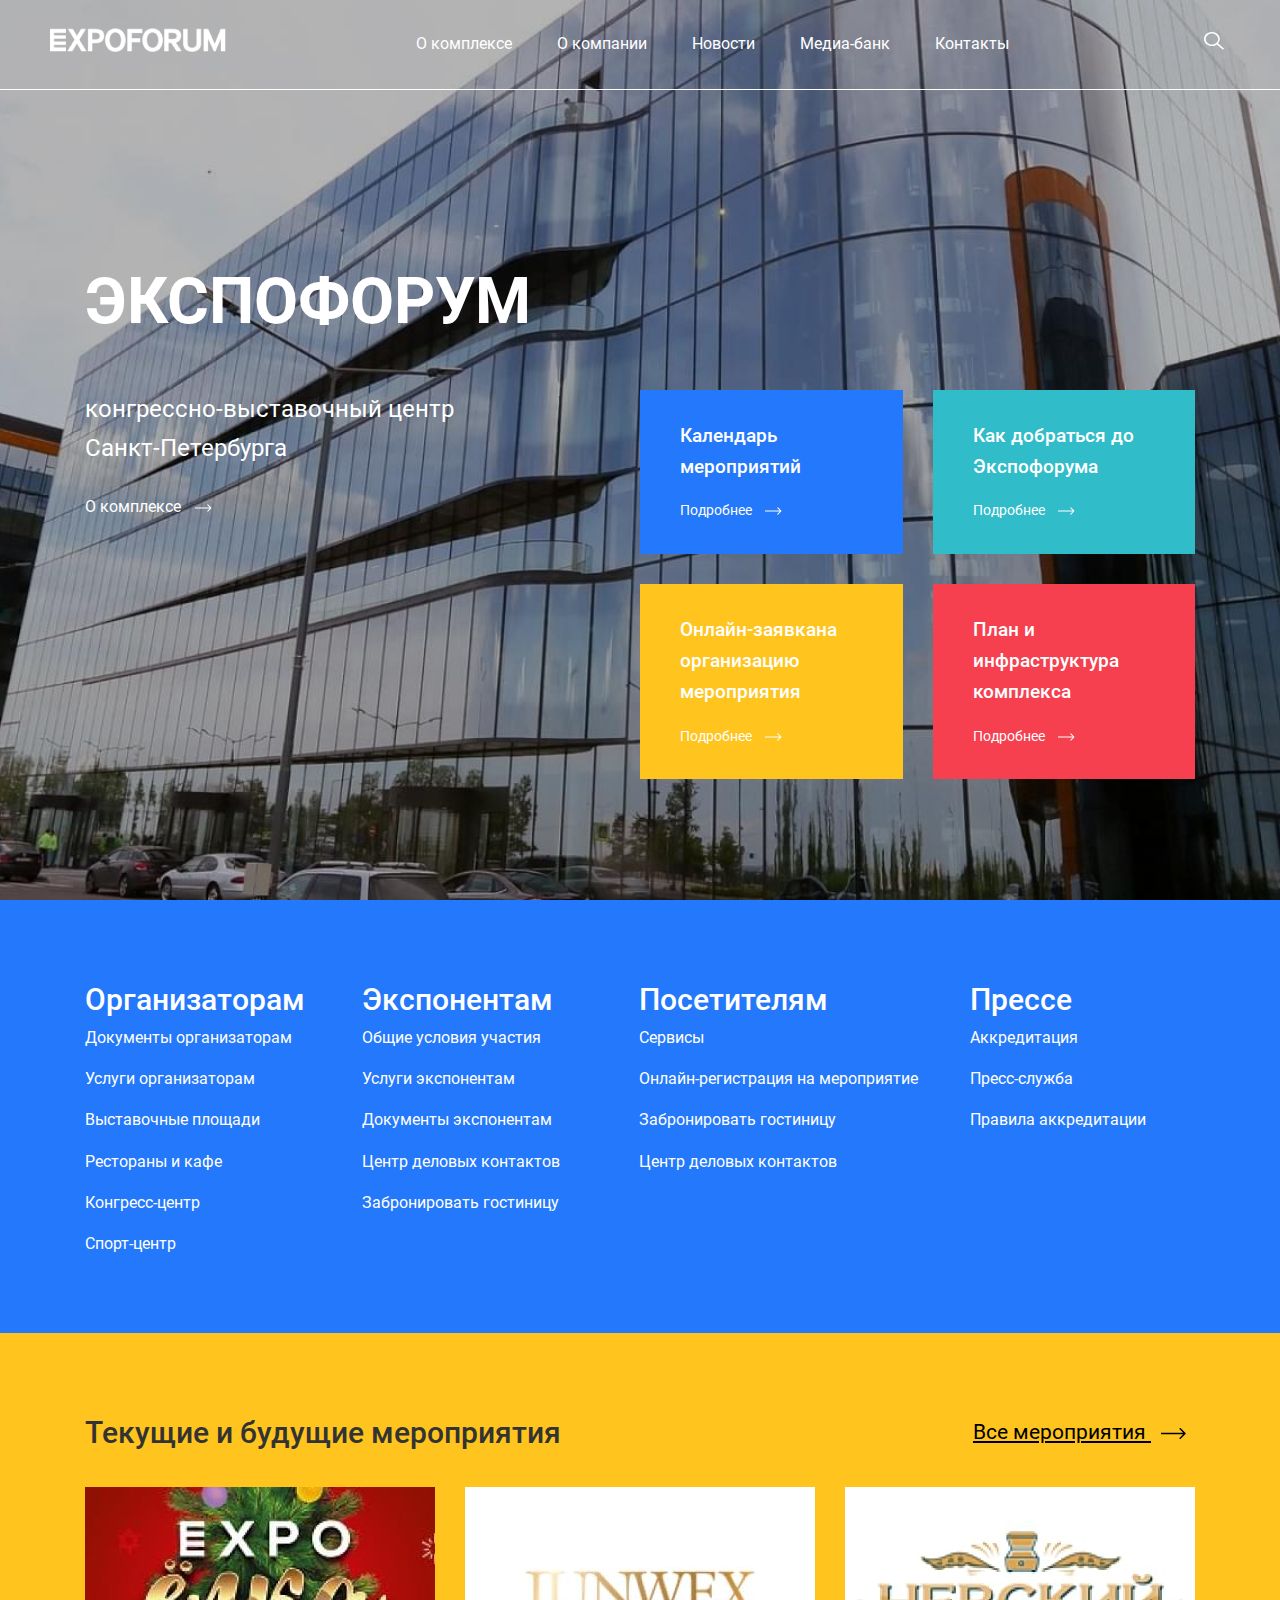
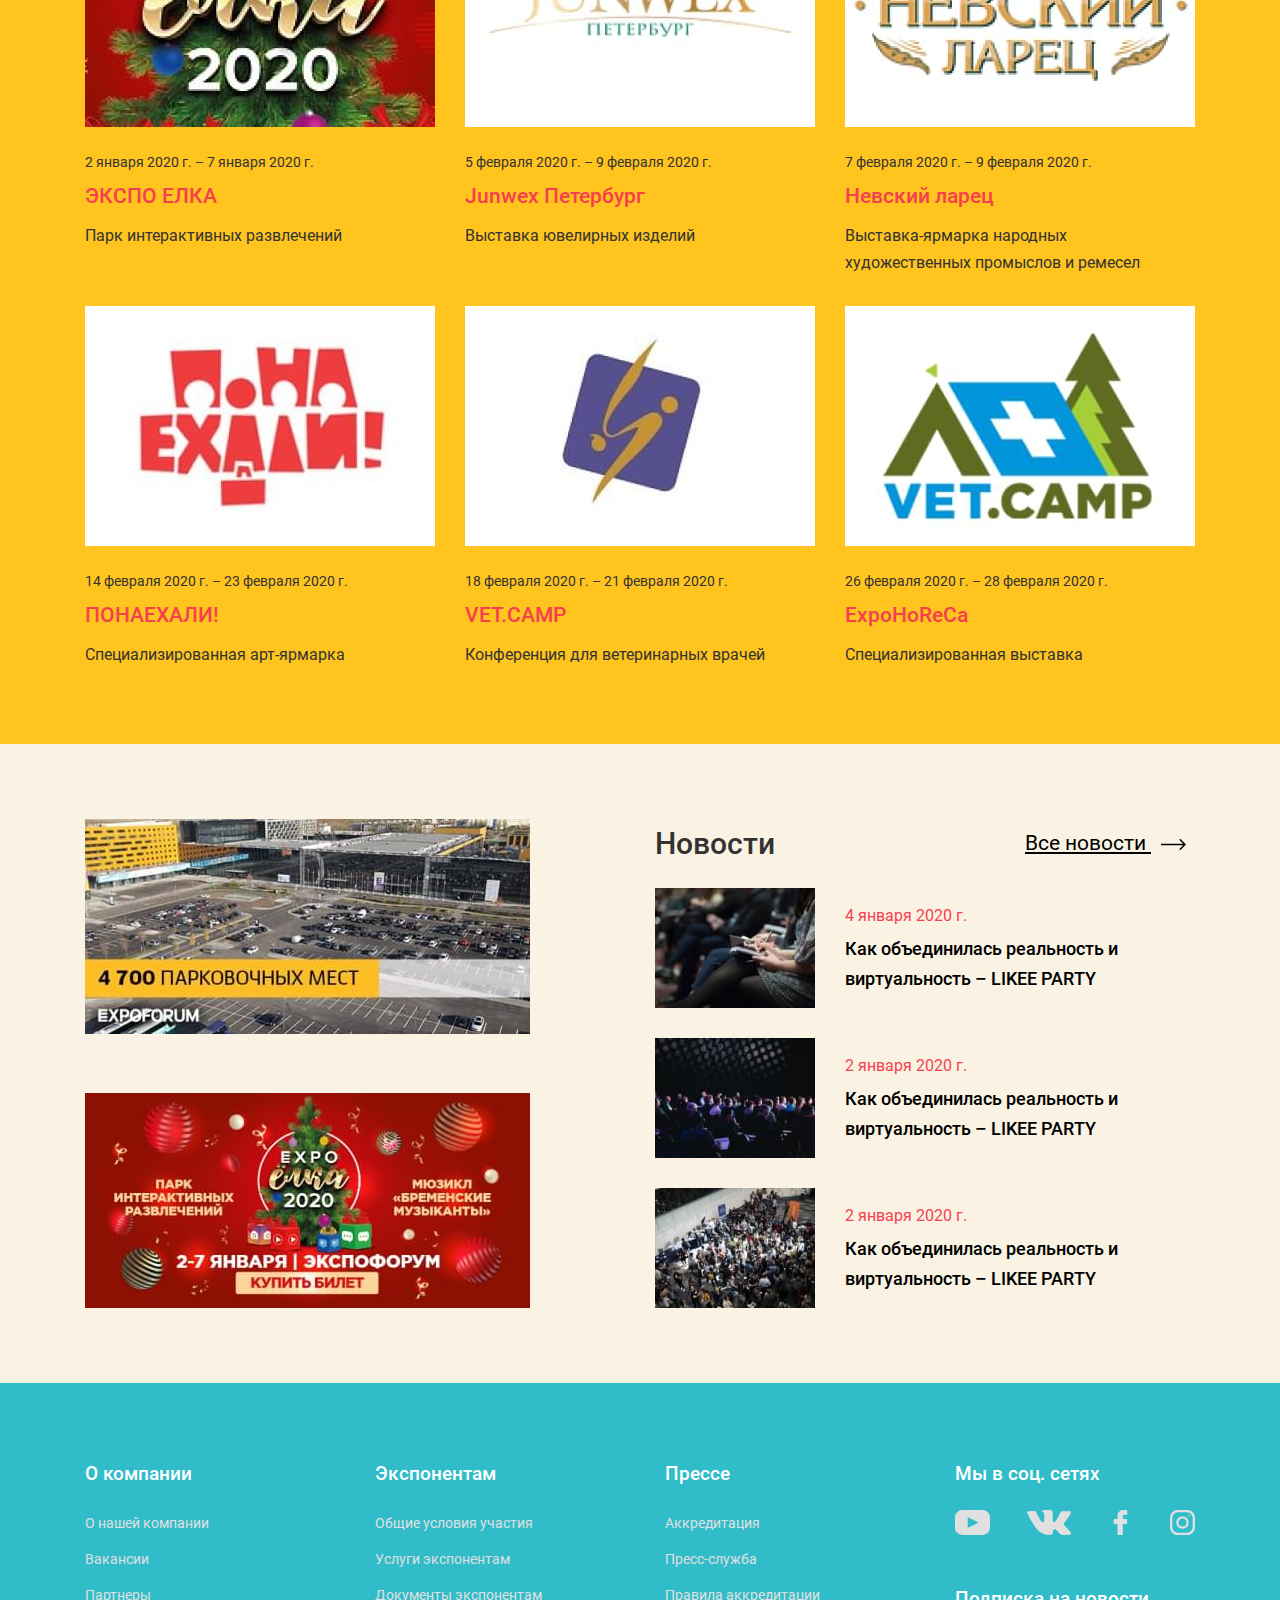
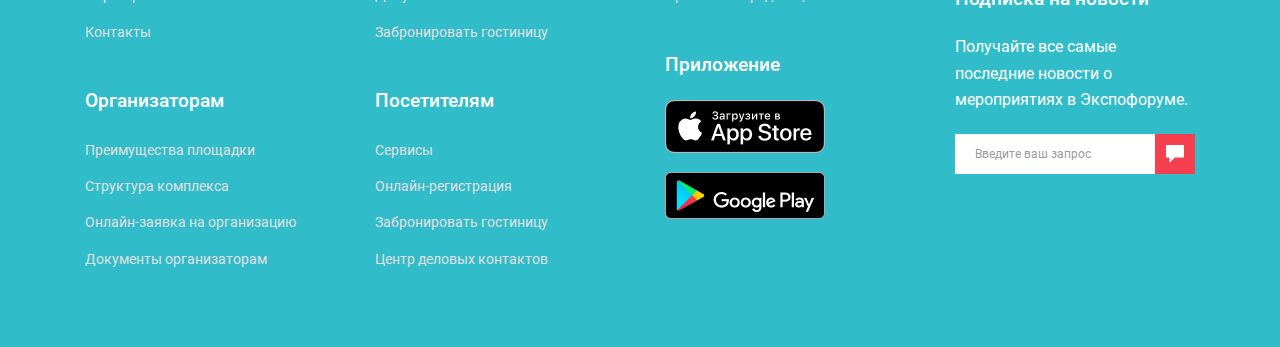
<file: Expoforum/index.html>
<!DOCTYPE html>
<html lang="en">
<head>
  <meta charset="UTF-8">

  <meta name="viewport" content="width=device-width, initial-scale=1">

  <link rel="icon" href="images/dest/favicon.ico">

  <meta name="theme-color" content="#30BCC9">

  <title>Document</title>

  <link rel="stylesheet" href="css/style.min.css">
</head>
<body>

  <header class="header">

    <nav class="navigation">

      <div class="navigation__wrapper-left">
        <a class="logo"><img src="images/dest/logo.png" alt="Логотип Експофорум" class="logo__image"></a>
      </div>

      <ul class="navigation__list">
        <li class="navigation__item"><a href="#" class="navigation__link">О комплексе</a></li>
        <li class="navigation__item"><a href="#" class="navigation__link">О компании</a></li>
        <li class="navigation__item"><a href="#" class="navigation__link">Новости</a></li>
        <li class="navigation__item"><a href="#" class="navigation__link">Медиа-банк</a></li>
        <li class="navigation__item"><a href="#" class="navigation__link">Контакты</a></li>
      </ul>

      <div class="navigation__wrapper-right">
        <button class="search-button">
          <svg width="20" height="19" fill="none" xmlns="http://www.w3.org/2000/svg"><path d="M19.88 17.5l-5.81-5.16a6.51 6.51 0 001.76-4.4C15.83 4.05 12.28.9 7.92.9 3.55.91 0 4.06 0 7.93c0 3.87 3.55 7.02 7.92 7.02 1.88 0 3.6-.59 4.97-1.56l5.81 5.15c.16.14.43.14.59 0l.59-.53a.34.34 0 000-.52zM7.92 13.46c-3.45 0-6.25-2.48-6.25-5.54 0-3.05 2.8-5.54 6.25-5.54 3.44 0 6.25 2.49 6.25 5.54 0 3.06-2.8 5.54-6.25 5.54z" fill="#fff"/></svg>
        </button>
      </div>

      <form action="#" class="form-search">
        <div class="container form-search__wrapper">
          <input class="input form-search__input" type="text" placeholder="Введите ваш запрос">

          <button class="button">
            <svg width="20" height="19" fill="none" xmlns="http://www.w3.org/2000/svg"><path d="M19.88 17.5l-5.81-5.16a6.51 6.51 0 001.76-4.4C15.83 4.05 12.28.9 7.92.9 3.55.91 0 4.06 0 7.93c0 3.87 3.55 7.02 7.92 7.02 1.88 0 3.6-.59 4.97-1.56l5.81 5.15c.16.14.43.14.59 0l.59-.53a.34.34 0 000-.52zM7.92 13.46c-3.45 0-6.25-2.48-6.25-5.54 0-3.05 2.8-5.54 6.25-5.54 3.44 0 6.25 2.49 6.25 5.54 0 3.06-2.8 5.54-6.25 5.54z" fill="#fff"/></svg>
          </button>
  
          <button class="form-search__hamburger hamburger hamburger--collapse is-active" type="button">
            <span class="hamburger-box">
              <span class="hamburger-inner"></span>
            </span>
          </button>
        </div>        
      </form>

      <button class="header__hamburger hamburger hamburger--collapse" type="button">
        <span class="hamburger-box">
          <span class="hamburger-inner"></span>
        </span>
      </button>

    </nav>

    <div class="header__content container">

      <div class="header__wrapper-top">
        <h1 class="title header__title">Экспофорум</h1>
      </div>

      <div class="header__wrapper-bottom">

        <div class="header__wrapper-left">
          <b class="header__slogan">конгрессно-выставочный центр<br>Санкт-Петербурга</b>
          <a href="#" class="link header__link">
            О комплексе
            <svg class="link__svg" width="17" height="8" fill="none" xmlns="http://www.w3.org/2000/svg"><path d="M16.35 4.35a.5.5 0 000-.7L13.17.46a.5.5 0 10-.7.71L15.28 4l-2.83 2.83a.5.5 0 10.71.7l3.18-3.18zM0 4.5h16v-1H0v1z" fill="#fff"/></svg>
          </a>
        </div>
      
        <ul class="list-link">
          <li class="list-link__item list-link__item--blue">
            <h3 class="title title--h3">Календарь мероприятий</h3>
            <a href="#" class="link">
              Подробнее
              <svg class="link__svg" width="17" height="8" fill="none" xmlns="http://www.w3.org/2000/svg"><path d="M16.35 4.35a.5.5 0 000-.7L13.17.46a.5.5 0 10-.7.71L15.28 4l-2.83 2.83a.5.5 0 10.71.7l3.18-3.18zM0 4.5h16v-1H0v1z" fill="#fff"/></svg>
            </a>
          </li>
          <li class="list-link__item list-link__item--cream">
            <h3 class="title title--h3">Как добраться до Экспофорума</h3>
            <a href="#" class="link">
              Подробнее
              <svg class="link__svg" width="17" height="8" fill="none" xmlns="http://www.w3.org/2000/svg"><path d="M16.35 4.35a.5.5 0 000-.7L13.17.46a.5.5 0 10-.7.71L15.28 4l-2.83 2.83a.5.5 0 10.71.7l3.18-3.18zM0 4.5h16v-1H0v1z" fill="#fff"/></svg>
            </a>
          </li>
          <li class="list-link__item list-link__item--yellow">
            <h3 class="title title--h3">Онлайн-заявкана организацию мероприятия</h3>
            <a href="#" class="link link--hover-blue">
              Подробнее 
              <svg class="link__svg" width="17" height="8" fill="none" xmlns="http://www.w3.org/2000/svg"><path d="M16.35 4.35a.5.5 0 000-.7L13.17.46a.5.5 0 10-.7.71L15.28 4l-2.83 2.83a.5.5 0 10.71.7l3.18-3.18zM0 4.5h16v-1H0v1z" fill="#fff"/></svg>
            </a>
          </li>
          <li class="list-link__item list-link__item--red">
            <h3 class="title title--h3">План и инфраструктура комплекса</h3>
            <a href="#" class="link">
              Подробнее
              <svg class="link__svg" width="17" height="8" fill="none" xmlns="http://www.w3.org/2000/svg"><path d="M16.35 4.35a.5.5 0 000-.7L13.17.46a.5.5 0 10-.7.71L15.28 4l-2.83 2.83a.5.5 0 10.71.7l3.18-3.18zM0 4.5h16v-1H0v1z" fill="#fff"/></svg>
            </a>
          </li>
        </ul>

      </div>

    </div>

  </header>

  <main>

    <div class="section section--blue">
      <div class="container block-link">

        <div class="block-link__wrapper">
          <h2 class="title title--h2">Организаторам</h2>
          <ul class="block-link__list">
            <li class="block-link__item"><a href="#" class="block-link__link">Документы организаторам</a></li>
            <li class="block-link__item"><a href="#" class="block-link__link">Услуги организаторам</a></li>
            <li class="block-link__item"><a href="#" class="block-link__link">Выставочные площади</a></li>
            <li class="block-link__item"><a href="#" class="block-link__link">Рестораны и кафе</a></li>
            <li class="block-link__item"><a href="#" class="block-link__link">Конгресс-центр</a></li>
            <li class="block-link__item"><a href="#" class="block-link__link">Спорт-центр</a></li>
          </ul>
        </div>
  
        <div class="block-link__wrapper">
          <h2 class="title title--h2">Экспонентам</h2>
          <ul class="block-link__list">
            <li class="block-link__item"><a href="#" class="block-link__link">Общие условия участия</a></li>
            <li class="block-link__item"><a href="#" class="block-link__link">Услуги экспонентам</a></li>
            <li class="block-link__item"><a href="#" class="block-link__link">Документы экспонентам</a></li>
            <li class="block-link__item"><a href="#" class="block-link__link">Центр деловых контактов</a></li>
            <li class="block-link__item"><a href="#" class="block-link__link">Забронировать гостиницу</a></li>
          </ul>
        </div>
  
        <div class="block-link__wrapper">
          <h2 class="title title--h2">Посетителям</h2>
          <ul class="block-link__list">
            <li class="block-link__item"><a href="#" class="block-link__link">Сервисы</a></li>
            <li class="block-link__item"><a href="#" class="block-link__link">Онлайн-регистрация на мероприятие </a></li>
            <li class="block-link__item"><a href="#" class="block-link__link">Забронировать гостиницу</a></li>
            <li class="block-link__item"><a href="#" class="block-link__link">Центр деловых контактов</a></li>
          </ul>
        </div>
  
        <div class="block-link__wrapper">
          <h2 class="title title--h2">Прессе</h2>
          <ul class="block-link__list">
            <li class="block-link__item"><a href="#" class="block-link__link">Аккредитация</a></li>
            <li class="block-link__item"><a href="#" class="block-link__link">Пресс-служба</a></li>
            <li class="block-link__item"><a href="#" class="block-link__link">Правила аккредитации</a></li>
          </ul>
        </div>
  
      </div>
    </div>

    <section class="section section--yellow">

      <div class="events container">

        <div class="events__wrapper-top">
          <h2 class="title title--h2">Текущие и будущие мероприятия</h2>
          <a href="#" class="link link--big">
            Все мероприятия
            <svg class="link__svg" width="34" height="16" fill="none" xmlns="http://www.w3.org/2000/svg"><path d="M16.35 4.35a.5.5 0 000-.7L13.17.46a.5.5 0 10-.7.71L15.28 4l-2.83 2.83a.5.5 0 10.71.7l3.18-3.18zM0 4.5h16v-1H0v1z" fill="#fff"/></svg>
          </a>
        </div>

        <div class="events__wrapper-content">
          <div class="events__block">
            <img src="images/dest/events_1.jpg" alt="Экспо елка" class="events__image">
            <span class="events__date">2 января 2020 г. – 7 января 2020 г.</span>
            <h3 class="events__name"><a href="#" class="events__link">ЭКСПО ЕЛКА</a></h3>
            <p class="events__text">Парк интерактивных развлечений</p>
          </div>
          <div class="events__block">
            <img src="images/dest/events_2.jpg" alt="логотип Junwex Петербург" class="events__image">
            <span class="events__date">5 февраля 2020 г. – 9 февраля 2020 г.</span>
            <h3 class="events__name"><a href="#" class="events__link">Junwex Петербург</a></h3>
            <p class="events__text">Выставка ювелирных изделий</p>
          </div>
          <div class="events__block">
            <img src="images/dest/events_3.jpg" alt="логотип Невский ларец" class="events__image">
            <span class="events__date">7 февраля 2020 г. – 9 февраля 2020 г.</span>
            <h3 class="events__name"><a href="#" class="events__link">Невский ларец</a></h3>
            <p class="events__text">Выставка-ярмарка народных художественных промыслов и ремесел</p>
          </div>
          <div class="events__block">
            <img src="images/dest/events_4.jpg" alt="логотип ПОНАЕХАЛИ!" class="events__image">
            <span class="events__date">14 февраля 2020 г. – 23 февраля 2020 г.</span>
            <h3 class="events__name"><a href="#" class="events__link">ПОНАЕХАЛИ!</a></h3>
            <p class="events__text">Специализированная арт-ярмарка</p>
          </div>
          <div class="events__block">
            <img src="images/dest/events_5.jpg" alt="логотип VET.CAMP" class="events__image">
            <span class="events__date">18 февраля 2020 г. – 21 февраля 2020 г.</span>
            <h3 class="events__name"><a href="#" class="events__link">VET.CAMP</a></h3>
            <p class="events__text">Конференция для ветеринарных врачей</p>
          </div>
          <div class="events__block">
            <img src="images/dest/events_6.jpg" alt="логотип ExpoHoReCa" class="events__image">
            <span class="events__date">26 февраля 2020 г. – 28 февраля 2020 г.</span>
            <h3 class="events__name"><a href="#" class="events__link">ExpoHoReCa</a></h3>
            <p class="events__text">Специализированная выставка</p>
          </div>
        </div>

      </div>

    </section>

    <div class="section section--cream">

      <div class="news container">

        <div class="news__block-image">
          <a href="#" class="new__link-image"><img src="images/dest/news_big_1.jpg" alt="фото парковки"></a>
          <a href="#" class="new__link-image"><img src="images/dest/news_big_2.jpg" alt="илюстрация EXPO елка 2020"></a>
        </div>

        <div class="news__wrapper">

          <div class="news__wrapper-top">
            <h2 class="title title--h2">Новости</h2>
            <a href="#" class="link link--big">
              Все новости
              <svg class="link__svg" width="34" height="16" fill="none" xmlns="http://www.w3.org/2000/svg"><path d="M16.35 4.35a.5.5 0 000-.7L13.17.46a.5.5 0 10-.7.71L15.28 4l-2.83 2.83a.5.5 0 10.71.7l3.18-3.18zM0 4.5h16v-1H0v1z" fill="#fff"/></svg>
            </a>
          </div>

          <ul class="news__list">
            <li class="news__item">
              <img src="images/dest/news_small_1.jpg" alt="люди слушают конференцию" class="news__image">
              <div class="news__text">
                <span class="news__date">4 января 2020 г.</span>
                <a href="" class="news__link">Как объединилась реальность и виртуальность – LIKEE PARTY</a>  
              </div>
            </li>
            <li class="news__item">
              <img src="images/dest/news_small_2.jpg" alt="люди слушают конференцию" class="news__image">
              <div class="news__text">
                <span class="news__date">2 января 2020 г.</span>
                <a href="" class="news__link">Как объединилась реальность и виртуальность – LIKEE PARTY</a>  
              </div>
            </li>
            <li class="news__item">
              <img src="images/dest/news_small_3.jpg" alt="люди слушают конференцию" class="news__image">
              <div class="news__text">
                <span class="news__date">2 января 2020 г.</span>
                <a href="" class="news__link">Как объединилась реальность и виртуальность – LIKEE PARTY</a>  
              </div>
            </li>
          </ul>

        </div>

      </div>

    </div>

  </main>

  <footer class="footer">

    <div class="section footer__wrapper">

      <div class="footer__column">

        <div class="footer__block">
          <h3 class="title title--h3 footer__title">О компании</h3>
          <ul class="footer__list">
            <li class="footer__item"><a href="#" class="footer__link">О нашей компании</a></li>
            <li class="footer__item"><a href="#" class="footer__link">Вакансии</a></li>
            <li class="footer__item"><a href="#" class="footer__link">Партнеры</a></li>
            <li class="footer__item"><a href="#" class="footer__link">Контакты</a></li>
          </ul>
        </div>
  
        <div class="footer__block">
          <h3 class="title title--h3 footer__title">Организаторам</h3>
          <ul class="footer__list">
            <li class="footer__item"><a href="#" class="footer__link">Преимущества площадки</a></li>
            <li class="footer__item"><a href="#" class="footer__link">Структура комплекса</a></li>
            <li class="footer__item"><a href="#" class="footer__link">Онлайн-заявка на организацию</a></li>
            <li class="footer__item"><a href="#" class="footer__link">Документы организаторам</a></li>
          </ul>
        </div>
  
      </div>
  
      <div class="footer__column">
  
        <div class="footer__block">
          <h3 class="title title--h3 footer__title">Экспонентам</h3>
          <ul class="footer__list">
            <li class="footer__item"><a href="#" class="footer__link">Общие условия участия</a></li>
            <li class="footer__item"><a href="#" class="footer__link">Услуги экспонентам</a></li>
            <li class="footer__item"><a href="#" class="footer__link">Документы экспонентам</a></li>
            <li class="footer__item"><a href="#" class="footer__link">Забронировать гостиницу</a></li>
          </ul>
        </div>
  
        <div class="footer__block">
          <h3 class="title title--h3 footer__title">Посетителям</h3>
          <ul class="footer__list">
            <li class="footer__item"><a href="#" class="footer__link">Сервисы</a></li>
            <li class="footer__item"><a href="#" class="footer__link">Онлайн-регистрация</a></li>
            <li class="footer__item"><a href="#" class="footer__link">Забронировать гостиницу</a></li>
            <li class="footer__item"><a href="#" class="footer__link">Центр деловых контактов</a></li>
          </ul>
        </div>
  
      </div>
  
      <div class="footer__column">
  
        <div class="footer__block">
          <h3 class="title title--h3 footer__title">Прессе</h3>
          <ul class="footer__list">
            <li class="footer__item"><a href="#" class="footer__link">Аккредитация</a></li>
            <li class="footer__item"><a href="#" class="footer__link">Пресс-служба</a></li>
            <li class="footer__item"><a href="#" class="footer__link">Правила аккредитации</a></li>
          </ul>
        </div>
  
        <div class="footer__block">
          <h3 class="title title--h3 footer__title">Приложение</h3>
          <ul class="footer__list footer__list--social">
            <li class="footer__item"><a href="#" class="footer__link--image"><img src="images/dest/footer_app-store.png" alt="логотип App Store"></a></li>
            <li class="footer__item"><a href="#" class="footer__link--image"><img src="images/dest/footer_google-play.png" alt="логотип Google Play"></a></li>
          </ul>
        </div>
  
      </div>
  
      <div class="footer__column">
  
        <div class="footer__block">
          <h3 class="title title--h3 footer__title">Мы в соц. сетях</h3>
          <ul class="footer__list-social">
            <li class="footer__item"><a href="#" class="footer__link-cosial"><svg width="35" height="25" fill="none" xmlns="http://www.w3.org/2000/svg"><path d="M27.73 0H7.27A7.3 7.3 0 000 7.34v10.32A7.3 7.3 0 007.27 25h20.46A7.3 7.3 0 0035 17.66V7.34A7.3 7.3 0 0027.73 0zm-4.92 13l-9.57 4.61a.38.38 0 01-.55-.35v-9.5c0-.3.3-.48.56-.35l9.57 4.9c.29.14.28.55 0 .7z" fill="#E0E0E0"/></svg></a></li>
            <li class="footer__item"><a href="#" class="footer__link-cosial"><svg width="44" height="25" fill="none" xmlns="http://www.w3.org/2000/svg"><path d="M43.77 22.58l-.15-.29c-.77-1.37-2.22-3.05-4.38-5.04l-.04-.05-.03-.02-.02-.02h-.02c-.98-.93-1.6-1.55-1.86-1.87-.47-.61-.58-1.23-.32-1.85.18-.47.87-1.47 2.06-2.99l1.5-1.94c2.63-3.5 3.78-5.73 3.43-6.7l-.14-.23c-.09-.14-.33-.26-.7-.38a3.62 3.62 0 00-1.47-.06l-6.6.05a.86.86 0 00-.46.01l-.3.07-.11.06-.1.07c-.07.04-.16.12-.25.24-.09.1-.16.24-.23.4a37.18 37.18 0 01-4 7.58c-.48.7-.88 1.2-1.2 1.53-.32.33-.6.59-.87.79-.26.2-.45.28-.6.25l-.38-.1a1.52 1.52 0 01-.52-.55 2.5 2.5 0 01-.26-.9 9.8 9.8 0 01-.07-2.01c.02-.47.02-.8.02-.96a56.4 56.4 0 01.1-3.5l.02-1.25a3.55 3.55 0 00-.32-1.77c-.1-.23-.27-.41-.47-.54-.2-.13-.46-.23-.77-.31a15.3 15.3 0 00-3.1-.3c-2.83-.03-4.66.16-5.47.55-.32.17-.6.4-.87.69-.27.33-.31.51-.11.54.91.14 1.56.47 1.94.98l.14.28c.1.2.22.55.32 1.05.11.5.18 1.05.2 1.66a17.7 17.7 0 010 2.85c-.07.8-.14 1.41-.2 1.85a3.69 3.69 0 01-.6 1.58.4.4 0 01-.1.11c-.2.08-.41.11-.63.11-.21 0-.47-.1-.77-.32-.31-.2-.63-.5-.96-.87-.32-.38-.7-.9-1.1-1.57-.42-.67-.85-1.46-1.29-2.37l-.37-.66A56.76 56.76 0 019.3 2.24a1.5 1.5 0 00-.55-.73l-.11-.07a2.44 2.44 0 00-.9-.34l-6.27.04c-.64 0-1.08.15-1.3.44l-.1.13a.74.74 0 00-.07.37c0 .17.05.37.14.61a75.15 75.15 0 005.8 11.02 56.82 56.82 0 004.69 6.2l.57.56c.37.36.9.8 1.62 1.3.7.52 1.5 1.02 2.36 1.51.86.5 1.86.9 3.01 1.21 1.15.32 2.26.44 3.34.38h2.64c.53-.05.94-.21 1.21-.5l.1-.12a2.3 2.3 0 00.25-1.05c-.02-.65.03-1.24.15-1.76.1-.53.24-.92.38-1.19a2.92 2.92 0 01.89-1c.07-.04.13-.07.18-.08.37-.12.8 0 1.3.35.5.36.96.8 1.4 1.32.43.53.95 1.12 1.56 1.77.61.66 1.15 1.14 1.6 1.46l.46.28c.3.18.7.35 1.2.5.48.15.91.19 1.28.11l5.86-.09c.58 0 1.03-.1 1.35-.28.32-.2.51-.4.58-.63a2.86 2.86 0 00-.15-1.38z" fill="#E0E0E0"/></svg></a></li>
            <li class="footer__item"><a href="#" class="footer__link-cosial"><svg width="25" height="25" fill="none" xmlns="http://www.w3.org/2000/svg"><path d="M18.75 0H15.5c-3.64 0-6 2.41-6 6.15V9H6.25a.51.51 0 00-.5.5v4.12c0 .28.22.5.5.5h3.26V24.5c0 .28.23.51.51.51h4.25c.29 0 .51-.23.51-.51V14.12h3.81c.29 0 .51-.23.51-.51V9.5a.51.51 0 00-.5-.51h-3.82v-2.4c0-1.16.28-1.75 1.78-1.75h2.19c.28 0 .5-.23.5-.5V.5c0-.28-.22-.5-.5-.5z" fill="#E0E0E0"/></svg></a></li>
            <li class="footer__item"><a href="#" class="footer__link-cosial"><svg width="25" height="25" fill="none" xmlns="http://www.w3.org/2000/svg"><path d="M17.19 0H7.8A7.81 7.81 0 000 7.81v9.38C0 21.5 3.5 25 7.81 25h9.38C21.5 25 25 21.5 25 17.19V7.8C25 3.5 21.5 0 17.19 0zm5.47 17.19a5.47 5.47 0 01-5.47 5.47H7.8a5.47 5.47 0 01-5.47-5.47V7.8a5.47 5.47 0 015.47-5.47h9.38a5.47 5.47 0 015.47 5.47v9.38z" fill="#E0E0E0"/><path d="M12.5 6.25a6.25 6.25 0 100 12.5 6.25 6.25 0 000-12.5zm0 10.16a3.91 3.91 0 11.01-7.83 3.91 3.91 0 01-.01 7.83zM19.22 6.61a.83.83 0 100-1.66.83.83 0 000 1.66z" fill="#E0E0E0"/></svg></a></li>
          </ul>
        </div>
  
        <div class="footer__block">
          <h3 class="title title--h3 footer__title">Подписка на новости</h3>
          <div class="footer__list">
            <p class="footer__text">Получайте все самые последние новости о мероприятиях в Экспофоруме.</p>
          </div>
          <form action="#" class="form-email">
            <input class="input form-email__input" type="text" placeholder="Введите ваш запрос">
  
            <button class="button">
              <svg width="18" height="18" fill="none" xmlns="http://www.w3.org/2000/svg"><path d="M0 .09v12.5h3.47v5.32L8.8 12.6H18V.09H0z" fill="#fff"/></svg>
            </button>     
          </form>
        </div>
  
      </div>

    </div>

  </footer>

  <script src="js/script.min.js"></script>

</body>
</html>
</file>
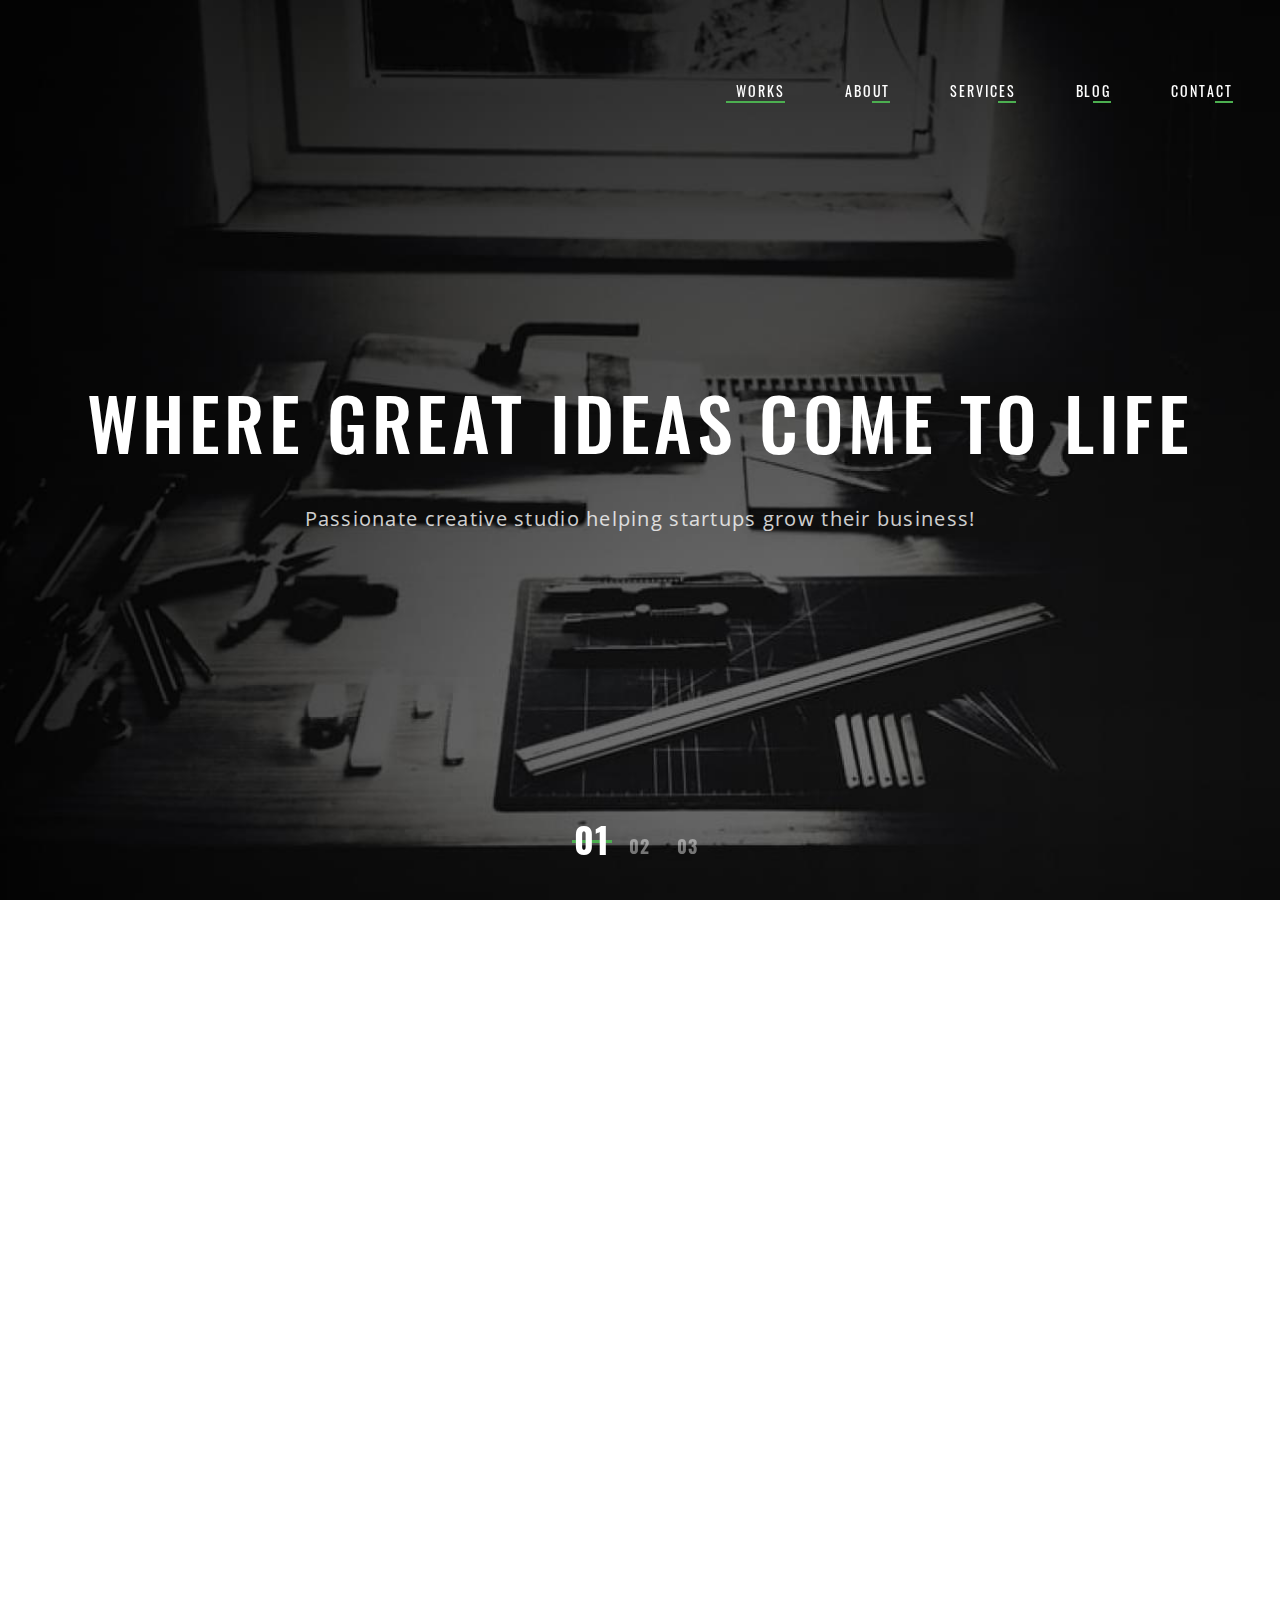
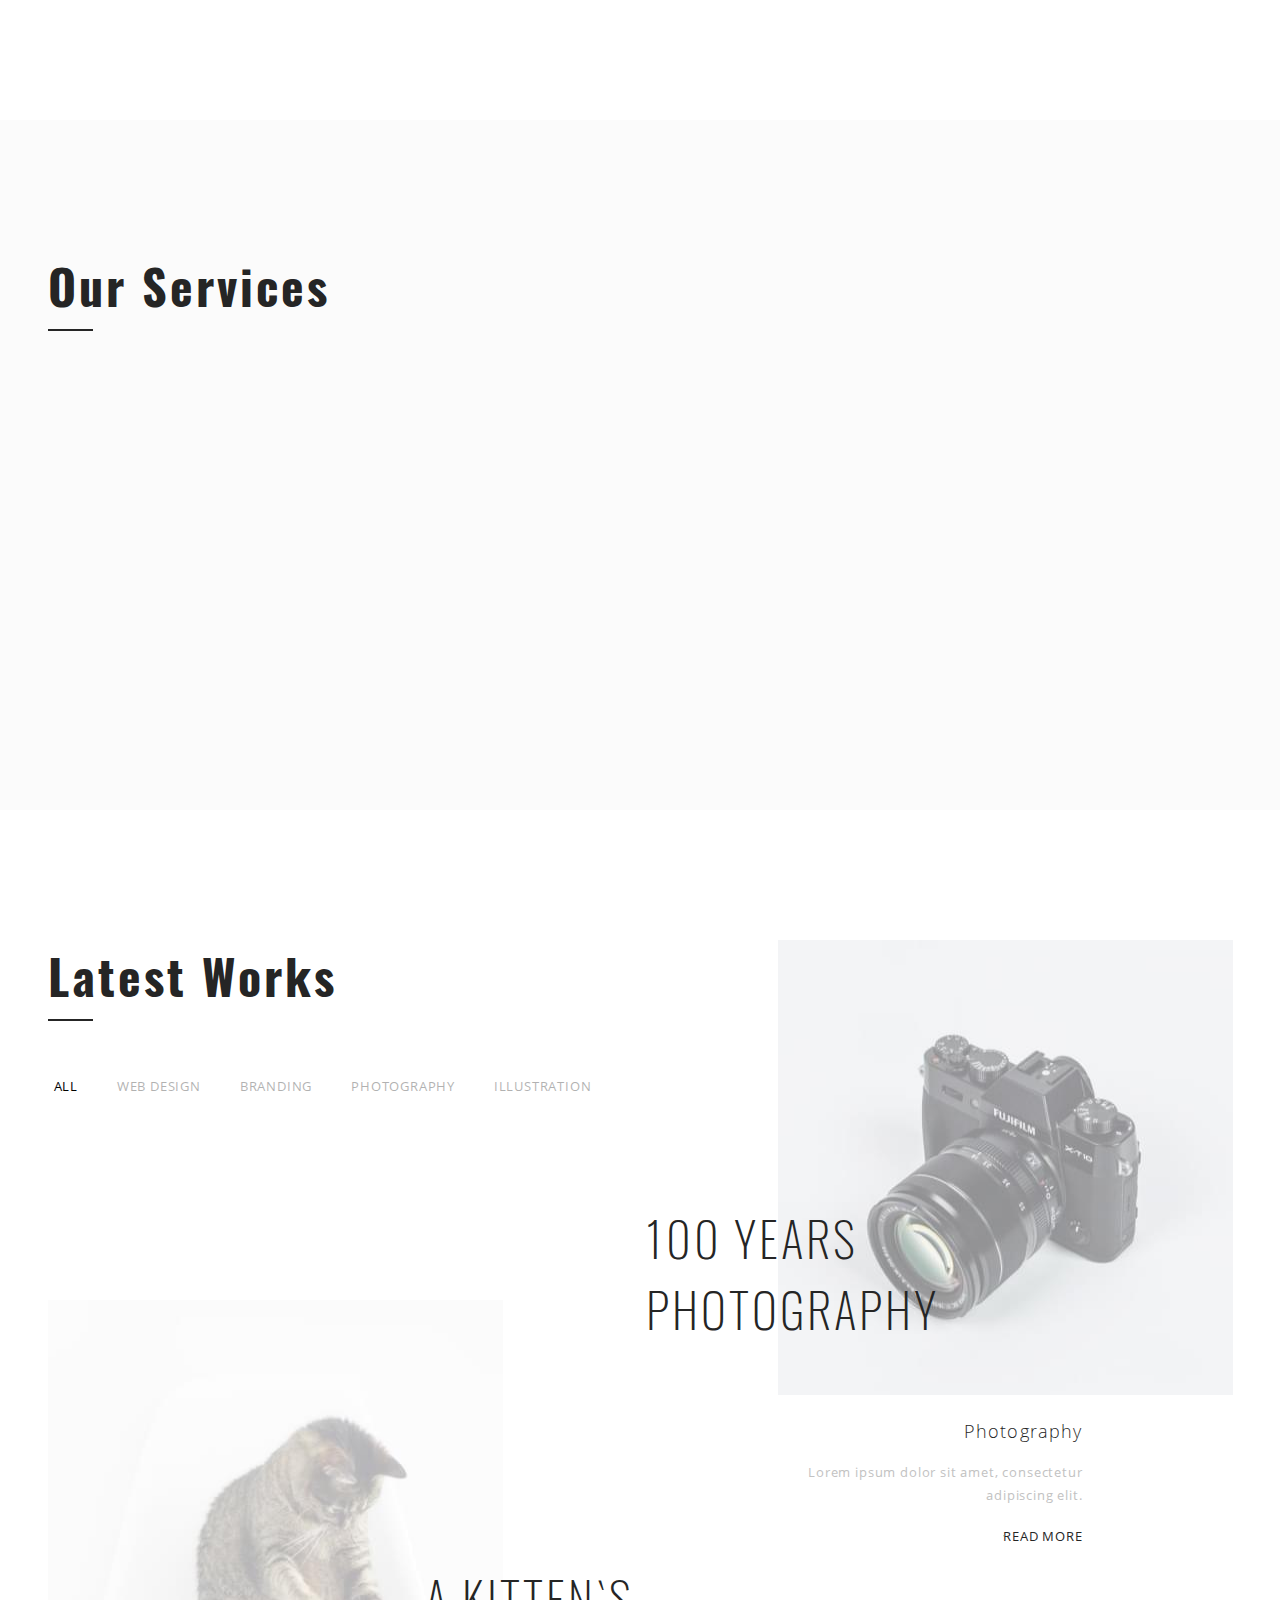
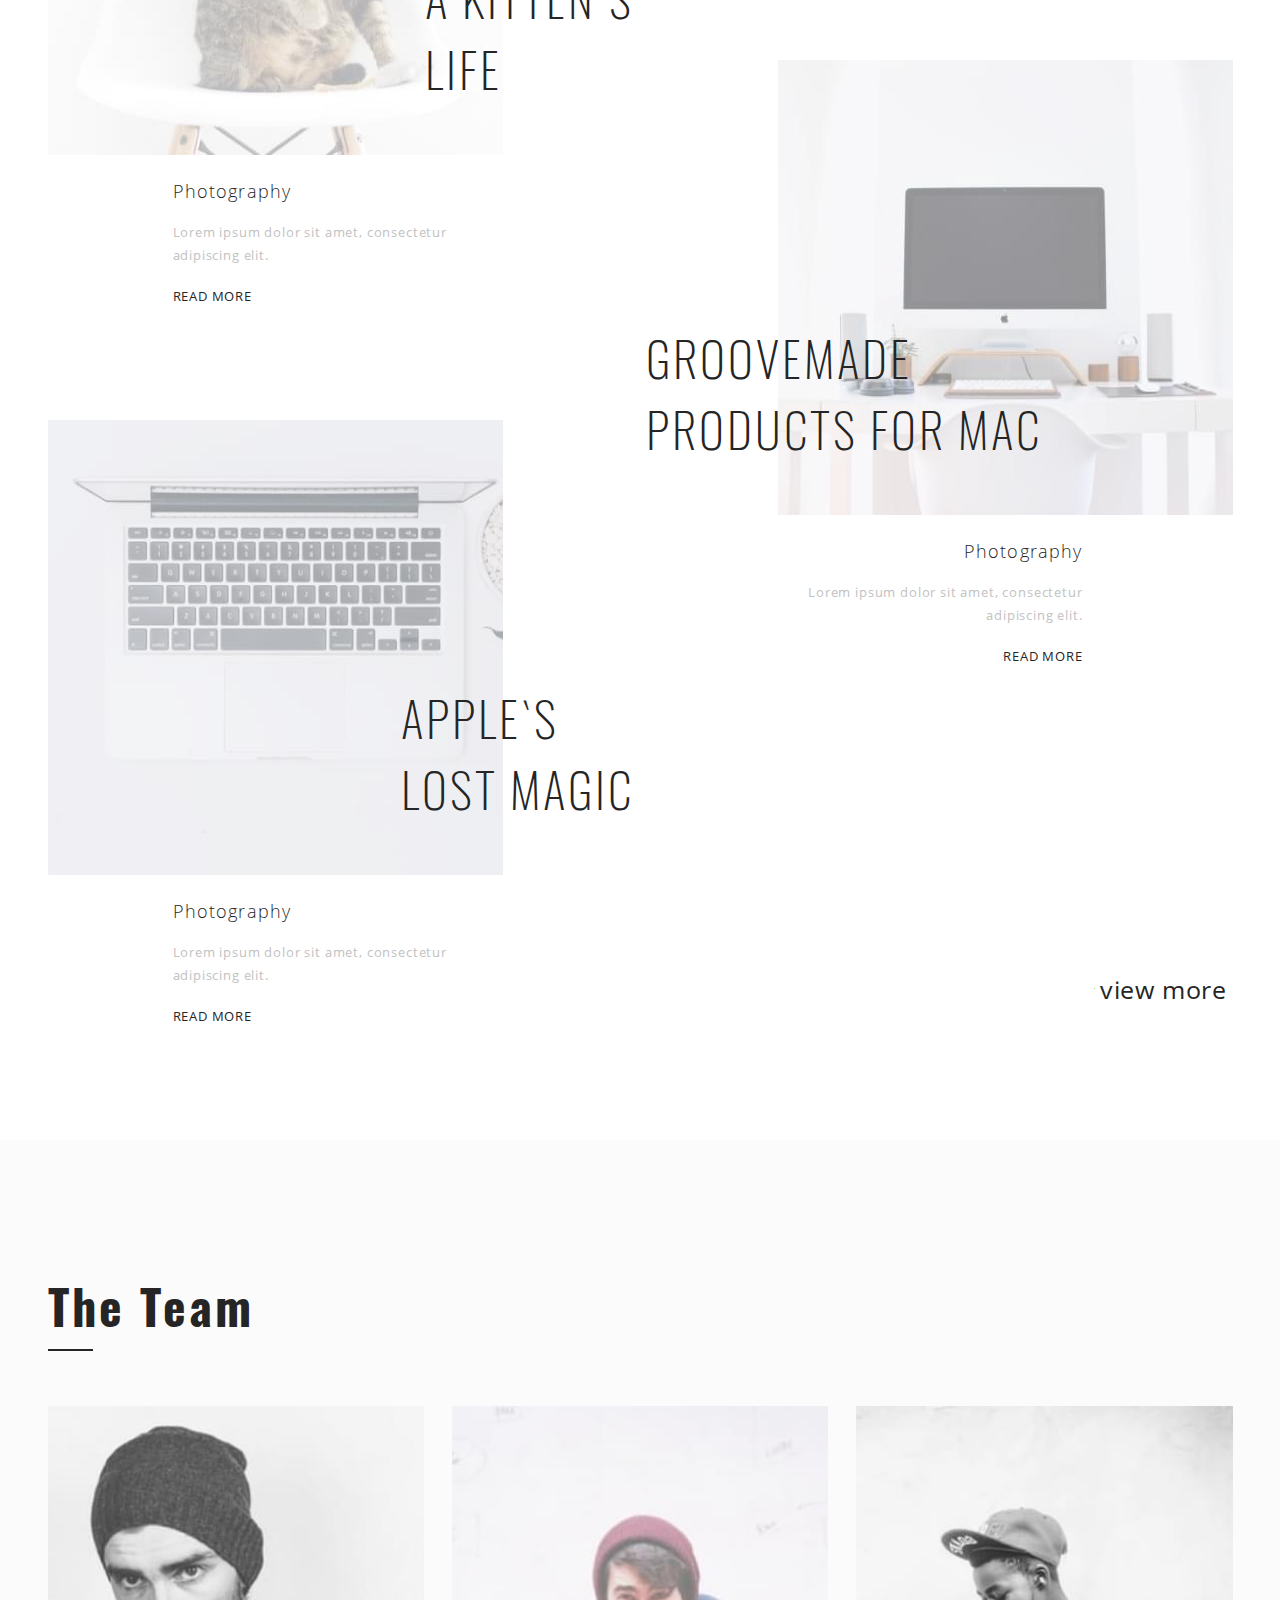
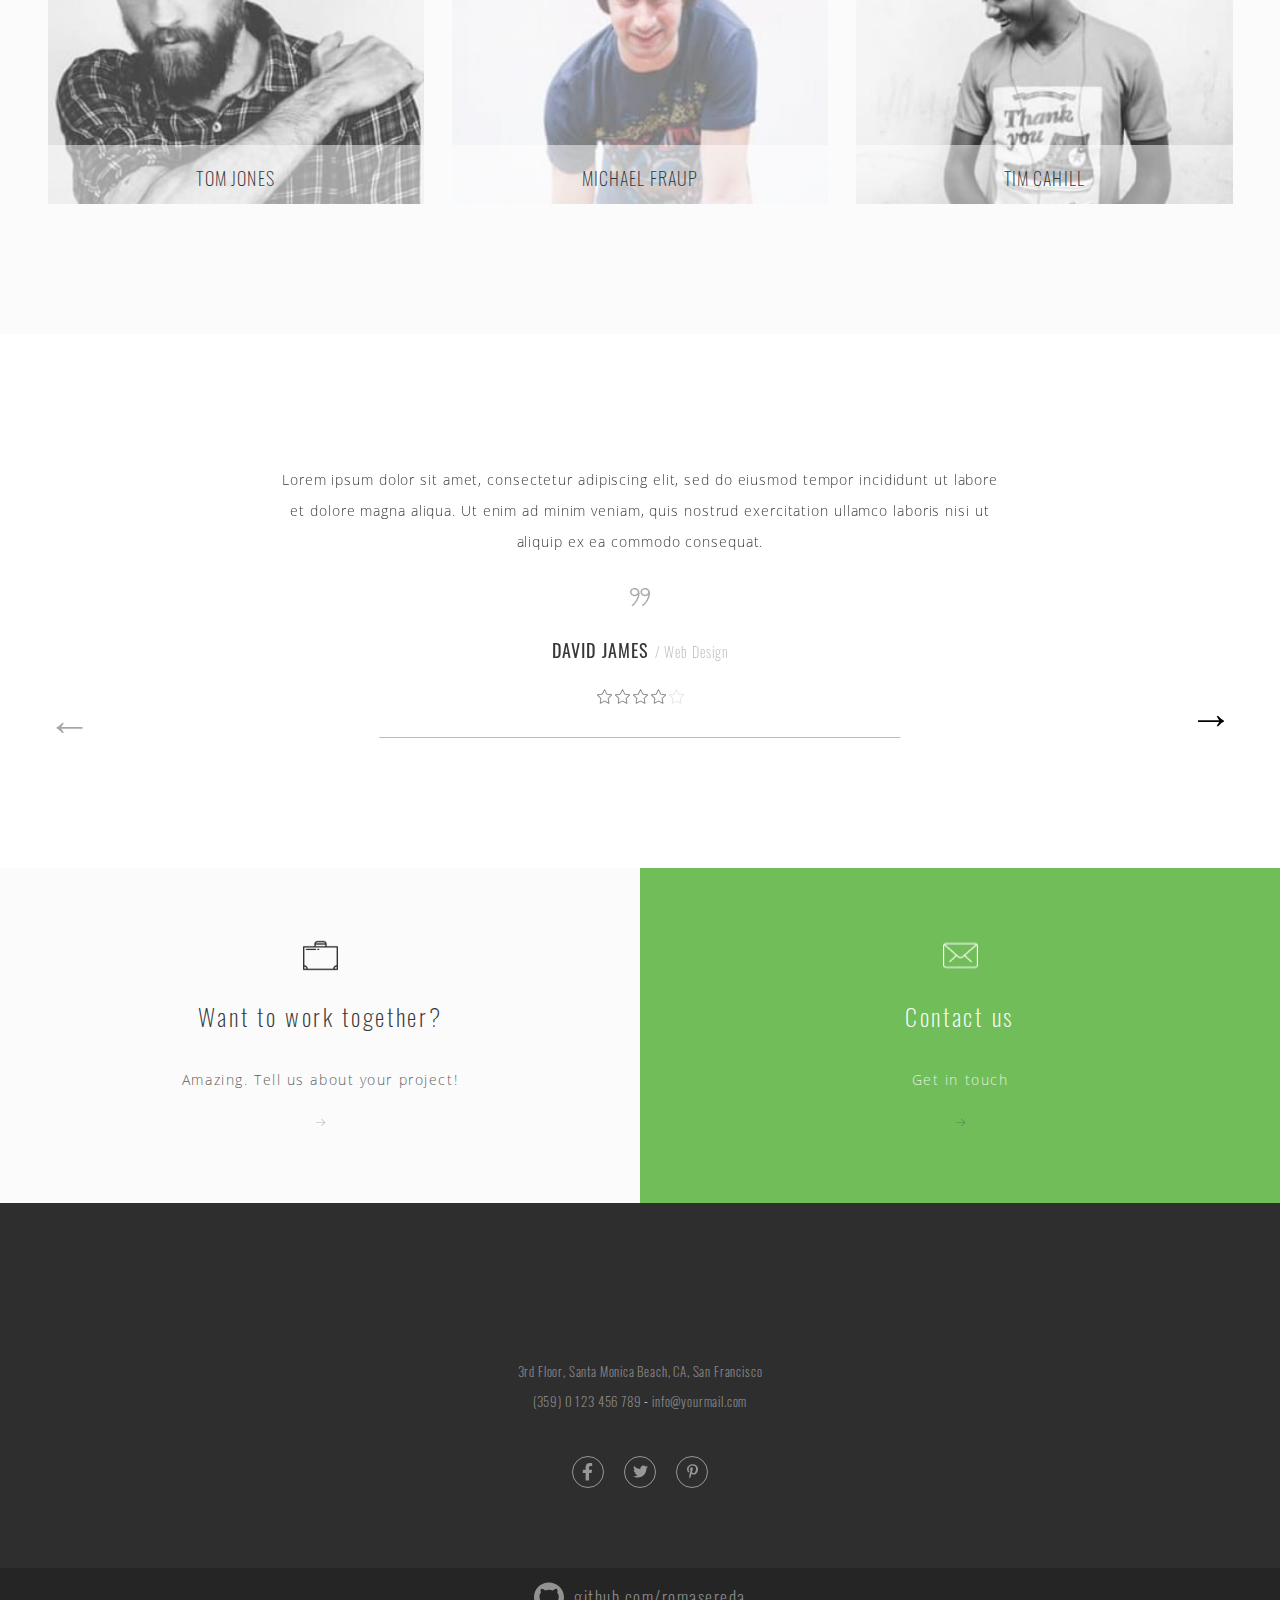
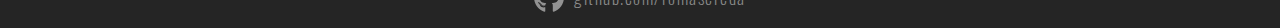
<file: Freebie-Agency/index.html>
<!DOCTYPE html>
<html lang="zxx">
<head>
  <meta charset="UTF-8">

  <meta name="viewport" content="width=device-width, initial-scale=1">

  <link rel="icon" sizes="32x32" href="images/dest/favicon32.ico">
  <link rel="icon" sizes="64x64" href="images/dest/favicon64.ico">

  <meta name="theme-color" content="#4CAF50">

  <title>Freebie Agency</title>

  <link rel="stylesheet" href="css/style.min.css">
</head>
<body>

  <header class="header">
    
    <nav class="navigation container">
      <ul class="navigation__list">
        <li class="navigation__item"><a class="navigation__link navigation__link--disabled">Works</a></li>
        <li class="navigation__item"><a href="#" class="navigation__link">About</a></li>
        <li class="navigation__item"><a href="#" class="navigation__link">Services</a></li>
        <li class="navigation__item"><a href="#" class="navigation__link">Blog</a></li>
        <li class="navigation__item"><a href="#" class="navigation__link">Contact</a></li>
      </ul>    
    </nav>

    <button class="hamburger hamburger--collapse" type="button">
      <span class="hamburger-box">
        <span class="hamburger-inner"></span>
      </span>
    </button>

    <div class="header-slider">
      
      <div class="swiper-wrapper">
        
        <div class="swiper-slide header-slider__item header-slider__item--1">
          <h2 class="header__title">Where great ideas come to life</h2>
          <p class="header__text">Passionate creative studio helping startups grow their business!</p>
        </div>
        <div class="swiper-slide header-slider__item header-slider__item--2">
          <h2 class="header__title">Authenticity is about being genuine</h2>
          <p class="header__text">It’s about getting personal. Our designs give meaning to the beauty in your world, not someone else’s!</p>
        </div>
        <div class="swiper-slide header-slider__item header-slider__item--3">
          <h2 class="header__title">Building meaning into beauty</h2>
          <p class="header__text">We want to take you to the moon. And have you feel at home there!</p>
        </div>
        
      </div>
      
      <div class="swiper-pagination header-slider__pagination"></div>
    </div>

  </header>

  <main>
    
    <section class="section">

      <div class="about container">

        <div class="about__wrapper">
          <div class="about__block about__block--left"><img src="images/dest/about_1.jpg" alt="the guy looks out the window" class="about__image"></div>
          <div class="about__block about__block--bg-green"></div>
          <div class="about__block about__block--right"><img src="images/dest/about_2.jpg" alt="the guy is on the road" class="about__image"></div>
        </div>

        <div class="about__text-left">
          <h2 class="about__title">We are<br><span>the sqwd</span></h2>
          <p class="about__paragraph">Lorem ipsum dolor sit amet, consectetur adipiscing elit, sed do eiusmod tempor incididunt.</p>
        </div>

        <div class="about__text-right">
          <p class="about__paragraph">Lorem ipsum dolor sit amet, consectetur adipiscing elit, sed do eiusmod tempor incididunt.</p>
        </div>

      </div>

    </section>

    <section class="section section--bg-gray">
      
      <div class="container">
        
        <h2 class="title">Our Services</h2>

        <ul class="services">
          <li class="services__item">
            <h3 class="title title__services">Branding</h3>
            <p class="services__text">Lorem ipsum dolor sit amet, consectetur adipiscing elit, sed do eiusmod tempor incididunt.</p>
            <a href="" class="button">Read more</a>
            <div class="services__wrapper-image">
              <img class="services__image" src="images/dest/services_bg_1.png" alt="branding">
            </div>
          </li>
          <li class="services__item">
            <h3 class="title title__services">Design</h3>
            <p class="services__text">Lorem ipsum dolor sit amet, consectetur adipiscing elit, sed do eiusmod tempor incididunt.</p>
            <a href="" class="button">Read more</a>
            <div class="services__wrapper-image">
              <img class="services__image" src="images/dest/services_bg_2.png" alt="design">
            </div>
          </li>
          <li class="services__item">
            <h3 class="title title__services">Development</h3>
            <p class="services__text">Lorem ipsum dolor sit amet, consectetur adipiscing elit, sed do eiusmod tempor incididunt.</p>
            <a href="" class="button">Read more</a>
            <div class="services__wrapper-image">
              <img class="services__image" src="images/dest/services_bg_3.png" alt="Development">
            </div>
          </li>
        </ul>

      </div>
      
    </section>

    <section class="section section--padding-0 container">

      <div class="works">

        <div class="works__header">
          <h2 class="title">Latest Works</h2>
          <ul class="tabs">
            <li class="tabs__item"><button class="tab" data-section="all">All</button></li>
            <li class="tabs__item"><button class="tab" data-section="design">Web design</button></li>
            <li class="tabs__item"><button class="tab" data-section="branding">Branding</button></li>
            <li class="tabs__item"><button class="tab" data-section="photography">Photography</button></li>
            <li class="tabs__item"><button class="tab" data-section="illustration">Illustration</button></li>
          </ul>
        </div>

        <div class="works__item" data-section="photography">
          <img src="images/dest/works_3.jpg" alt="camera" class="works__image">
          <b class="works__slogan">100 years<br>photography</b>
          <div class="works__wrapper">
            <h3 class="works__title">Photography</h3>
            <p class="works__text">Lorem ipsum dolor sit amet, consectetur adipiscing elit.</p>
            <a href="" class="button works__button">Read more</a>
          </div>
        </div>

        <div class="works__item" data-section="photography">
          <img src="images/dest/works_1.jpg" alt="cat" class="works__image">
          <b class="works__slogan">A kitten`s<br>life</b>
          <div class="works__wrapper">
            <h3 class="works__title">Photography</h3>
            <p class="works__text">Lorem ipsum dolor sit amet, consectetur adipiscing elit.</p>
            <a href="" class="button works__button">Read more</a>
          </div>
        </div>

        <div class="works__item" data-section="photography">
          <img src="images/dest/works_4.jpg" alt="desktop with computer" class="works__image">
          <b class="works__slogan">Groovemade<br>products for mac</b>
          <div class="works__wrapper">
            <h3 class="works__title">Photography</h3>
            <p class="works__text">Lorem ipsum dolor sit amet, consectetur adipiscing elit.</p>
            <a href="" class="button works__button">Read more</a>
          </div>
        </div>

        <div class="works__item" data-section="photography">
          <img src="images/dest/works_2.jpg" alt="MacBook" class="works__image">
          <b class="works__slogan">Apple`s<br>lost magic</b>
          <div class="works__wrapper">
            <h3 class="works__title">Photography</h3>
            <p class="works__text">Lorem ipsum dolor sit amet, consectetur adipiscing elit.</p>
            <a href="" class="button works__button">Read more</a>
          </div>
        </div>

        <div class="works__item" data-section="design">
          <img src="images/dest/works_5.jpg" alt="desktop with computer" class="works__image">
          <b class="works__slogan">Design<br>effects</b>
          <div class="works__wrapper">
            <h3 class="works__title">Web design</h3>
            <p class="works__text">Lorem ipsum dolor sit amet, consectetur adipiscing elit.</p>
            <a href="" class="button works__button">Read more</a>
          </div>
        </div>

        <div class="works__item" data-section="design">
          <img src="images/dest/works_6.jpg" alt="there are pencils on the table" class="works__image">
          <b class="works__slogan">Design<br>prodigies</b>
          <div class="works__wrapper">
            <h3 class="works__title">Web design</h3>
            <p class="works__text">Lorem ipsum dolor sit amet, consectetur adipiscing elit.</p>
            <a href="" class="button works__button">Read more</a>
          </div>
        </div>

        <div class="works__item" data-section="design">
          <img src="images/dest/works_7.jpg" alt="desktop with computer" class="works__image">
          <b class="works__slogan">Design<br>apple</b>
          <div class="works__wrapper">
            <h3 class="works__title">Web design</h3>
            <p class="works__text">Lorem ipsum dolor sit amet, consectetur adipiscing elit.</p>
            <a href="" class="button works__button">Read more</a>
          </div>
        </div>

        <div class="works__item" data-section="branding">
          <img src="images/dest/works_8.jpg" alt="sneakers Puma" class="works__image">
          <b class="works__slogan">Puma</b>
          <div class="works__wrapper">
            <h3 class="works__title">Branding</h3>
            <p class="works__text">Lorem ipsum dolor sit amet, consectetur adipiscing elit.</p>
            <a href="" class="button works__button">Read more</a>
          </div>
        </div>

        <div class="works__item" data-section="branding">
          <img src="images/dest/works_9.jpg" alt="Coffee cup" class="works__image">
          <b class="works__slogan">Starbucks</b>
          <div class="works__wrapper">
            <h3 class="works__title">Branding</h3>
            <p class="works__text">Lorem ipsum dolor sit amet, consectetur adipiscing elit.</p>
            <a href="" class="button works__button">Read more</a>
          </div>
        </div>

        <div class="works__item" data-section="branding">
          <img src="images/dest/works_10.jpg" alt="sneakers Converse" class="works__image">
          <b class="works__slogan">Converse</b>
          <div class="works__wrapper">
            <h3 class="works__title">Branding</h3>
            <p class="works__text">Lorem ipsum dolor sit amet, consectetur adipiscing elit.</p>
            <a href="" class="button works__button">Read more</a>
          </div>
        </div>

        <div class="works__item" data-section="branding">
          <img src="images/dest/works_11.jpg" alt="computer Apple" class="works__image">
          <b class="works__slogan">Apple Inc.</b>
          <div class="works__wrapper">
            <h3 class="works__title">Branding</h3>
            <p class="works__text">Lorem ipsum dolor sit amet, consectetur adipiscing elit.</p>
            <a href="" class="button works__button">Read more</a>
          </div>
        </div>

        <div class="works__item" data-section="illustration">
          <img src="images/dest/works_12.jpg" alt="comera, MacBook and IPhone" class="works__image">
          <b class="works__slogan">Apple`s<br>photos</b>
          <div class="works__wrapper">
            <h3 class="works__title">Illustration</h3>
            <p class="works__text">Lorem ipsum dolor sit amet, consectetur adipiscing elit.</p>
            <a href="" class="button works__button">Read more</a>
          </div>
        </div>

        <div class="works__item" data-section="illustration">
          <img src="images/dest/works_13.jpg" alt="Old camera" class="works__image">
          <b class="works__slogan">Old<br>photos</b>
          <div class="works__wrapper">
            <h3 class="works__title">Illustration</h3>
            <p class="works__text">Lorem ipsum dolor sit amet, consectetur adipiscing elit.</p>
            <a href="" class="button works__button">Read more</a>
          </div>
        </div>

        <div class="works__item" data-section="illustration">
          <img src="images/dest/works_14.jpg" alt="girl with a camera" class="works__image">
          <b class="works__slogan">Modern<br>photos</b>
          <div class="works__wrapper">
            <h3 class="works__title">Illustration</h3>
            <p class="works__text">Lorem ipsum dolor sit amet, consectetur adipiscing elit.</p>
            <a href="" class="button works__button">Read more</a>
          </div>
        </div>

        <div class="works__wrapper-button">
          <button class="button works__button-show">View more</button>
        </div>

      </div>

    </section>

    <section class="section section--bg-gray">

      <div class="container">

        <h2 class="title">The Team</h2>

        <ul class="team">
          <li class="team__item">
            <img src="images/dest/team_1.jpg" alt="Photo Tom Jones" class="team__image">
            <div class="team__wrapper">
              <h3 class="team__name">Tom Jones</h3>
              <span class="team__post">HR-manager</span>
              <p class="team__text">Solve problems easily</p>
            </div>
          </li>
          <li class="team__item">
            <img src="images/dest/team_2.jpg" alt="Photo Michael Fraup" class="team__image">
            <div class="team__wrapper">
              <h3 class="team__name">Michael Fraup</h3>
              <span class="team__post">Creative Director</span>
              <p class="team__text">Create with simplicity!</p>
            </div>
          </li>
          <li class="team__item">
            <img src="images/dest/team_3.jpg" alt="Photo Tim Cahill" class="team__image">
            <div class="team__wrapper">
              <h3 class="team__name">Tim Cahill</h3>
              <span class="team__post">Designer</span>
              <p class="team__text">Рave more imagination</p>
            </div>
          </li>
        </ul>

      </div>

    </section>

    <div class="section container">
      <div class="comments">
        <!-- Additional required wrapper -->
        <div class="swiper-wrapper">
          <!-- Slides -->
          <div class="swiper-slide comments__item">
            <p class="comments__text">Lorem ipsum dolor sit amet, consectetur adipiscing elit, sed do eiusmod tempor incididunt ut labore et dolore magna aliqua. Ut enim ad minim veniam, quis nostrud exercitation ullamco laboris nisi ut aliquip ex ea commodo consequat.</p>
            <p class="comments__author">David James <span>/ Web Design</span></p>
            <div class="comments__raiting">
              <img src="images/dest/star.png" alt="raiting star" class="comments__star">
              <img src="images/dest/star.png" alt="raiting star" class="comments__star">
              <img src="images/dest/star.png" alt="raiting star" class="comments__star">
              <img src="images/dest/star.png" alt="raiting star" class="comments__star">
              <img src="images/dest/star.png" alt="raiting star" class="comments__star comments__star--opacity2">
            </div>
          </div>
          <div class="swiper-slide comments__item">
            <p class="comments__text">Lorem ipsum dolor sit amet, consectetur adipiscing elit, sed do eiusmod tempor incididunt ut labore et dolore magna aliqua. Ut enim ad minim veniam, quis nostrud exercitation ullamco laboris nisi ut aliquip ex ea commodo consequat.</p>
            <p class="comments__author">Camron Manning <span>/ Web Design</span></p>
            <div class="comments__raiting">
              <img src="images/dest/star.png" alt="raiting star" class="comments__star">
              <img src="images/dest/star.png" alt="raiting star" class="comments__star">
              <img src="images/dest/star.png" alt="raiting star" class="comments__star">
              <img src="images/dest/star.png" alt="raiting star" class="comments__star">
              <img src="images/dest/star.png" alt="raiting star" class="comments__star">
            </div>
          </div>
          <div class="swiper-slide comments__item">
            <p class="comments__text">Lorem ipsum dolor sit amet, consectetur adipiscing elit, sed do eiusmod tempor incididunt ut labore et dolore magna aliqua. Ut enim ad minim veniam, quis nostrud exercitation ullamco laboris nisi ut aliquip ex ea commodo consequat.</p>
            <p class="comments__author">Austen Turner <span>/ Web Design</span></p>
            <div class="comments__raiting">
              <img src="images/dest/star.png" alt="raiting star" class="comments__star">
              <img src="images/dest/star.png" alt="raiting star" class="comments__star">
              <img src="images/dest/star.png" alt="raiting star" class="comments__star">
              <img src="images/dest/star.png" alt="raiting star" class="comments__star comments__star--opacity2">
              <img src="images/dest/star.png" alt="raiting star" class="comments__star comments__star--opacity2">
            </div>
          </div>
          ...
        </div>

        <div class="swiper-button-prev comments__navigation-button comments__navigation-button--prev"></div>
        <div class="swiper-button-next comments__navigation-button comments__navigation-button--next"></div>
      </div>
    </div>

    <div class="group-links">

      <a href="#" class="group-links__link">
        <div class="group-links__wrapper group-links__wrapper--work">
          <b class="group-links__slogan">Want to work together?</b>
          <p class="group-links__text">Amazing. Tell us about your project!</p>
        </div>
      </a>

      <a href="#" class="group-links__link">
        <div class="group-links__wrapper group-links__wrapper--contact">
          <b class="group-links__slogan">Contact us</b>
          <p class="group-links__text">Get in touch</p>
        </div>
      </a>

    </div>

  </main>

  <footer class="footer">

    <div class="footer__wrapper">

      <p class="footer__text">
        <span>3rd Floor, Santa Monica Beach, CA, San Francisco</span><br>
        <a href="tel:3590123456789" class="footer__link">(359) 0 123 456 789</a>
         - 
        <a href="mailto:info@yourmail.com" class="footer__link">info@yourmail.com</a>
      </p>

      <ul class="social">
        <li class="social__item"><a href="#" class="social__link"><svg class="social__svg social__svg--left" aria-hidden="true" data-prefix="fab" data-icon="facebook-f" xmlns="http://www.w3.org/2000/svg" viewBox="0 0 320 512"><path fill="currentColor" d="M279.14 288l14.22-92.66h-88.91v-60.13c0-25.35 12.42-50.06 52.24-50.06h40.42V6.26S260.43 0 225.36 0c-73.22 0-121.08 44.38-121.08 124.72v70.62H22.89V288h81.39v224h100.17V288z"/></svg></a></li>
        <li class="social__item"><a href="#" class="social__link"><svg class="social__svg social__svg--w15" aria-hidden="true" data-prefix="fab" data-icon="twitter" xmlns="http://www.w3.org/2000/svg" viewBox="0 0 512 512"><path fill="currentColor" d="M459.37 151.72c.33 4.54.33 9.1.33 13.64 0 138.72-105.59 298.56-298.56 298.56-59.45 0-114.68-17.22-161.14-47.1 8.45.97 16.57 1.3 25.34 1.3 49.05 0 94.21-16.58 130.27-44.84a105.12 105.12 0 01-98.1-72.77c6.49.97 12.99 1.62 19.81 1.62 9.42 0 18.84-1.3 27.61-3.57A104.95 104.95 0 0120.8 195.57v-1.3a105.68 105.68 0 0047.43 13.32 104.86 104.86 0 01-46.78-87.39c0-19.49 5.2-37.36 14.3-52.95a298.27 298.27 0 00216.36 109.8c-1.62-7.8-2.6-15.91-2.6-24.03 0-57.83 46.78-104.94 104.94-104.94 30.2 0 57.5 12.67 76.67 33.14a206.6 206.6 0 0066.6-25.34 104.65 104.65 0 01-46.14 57.83c21.12-2.28 41.59-8.13 60.43-16.25a225.57 225.57 0 01-52.63 54.26z"/></svg></a></li>
        <li class="social__item"><a href="#" class="social__link"><svg class="social__svg" aria-hidden="true" data-prefix="fab" data-icon="pinterest-p" xmlns="http://www.w3.org/2000/svg" viewBox="0 0 384 512"><path fill="currentColor" d="M204 6.5C101.4 6.5 0 74.9 0 185.6 0 256 39.6 296 63.6 296c9.9 0 15.6-27.6 15.6-35.4 0-9.3-23.7-29.1-23.7-67.8 0-80.4 61.2-137.4 140.4-137.4 68.1 0 118.5 38.7 118.5 109.8 0 53.1-21.3 152.7-90.3 152.7-24.9 0-46.2-18-46.2-43.8 0-37.8 26.4-74.4 26.4-113.4 0-66.2-93.9-54.2-93.9 25.8 0 16.8 2.1 35.4 9.6 50.7-13.8 59.4-42 147.9-42 209.1 0 18.9 2.7 37.5 4.5 56.4 3.4 3.8 1.7 3.4 6.9 1.5 50.4-69 48.6-82.5 71.4-172.8 12.3 23.4 44.1 36 69.3 36 106.2 0 153.9-103.5 153.9-196.8C384 71.3 298.2 6.5 204 6.5z"/></svg></a></li>
      </ul>

    </div>

    <div class="author">
      <a href="https://github.com/romasereda" class="author__link">
        <svg class="author__svg" aria-hidden="true" data-prefix="fab" data-icon="github" xmlns="http://www.w3.org/2000/svg" viewBox="0 0 496 512"><path fill="currentColor" d="M165.9 397.4c0 2-2.3 3.6-5.2 3.6-3.3.3-5.6-1.3-5.6-3.6 0-2 2.3-3.6 5.2-3.6 3-.3 5.6 1.3 5.6 3.6zm-31.1-4.5c-.7 2 1.3 4.3 4.3 4.9 2.6 1 5.6 0 6.2-2s-1.3-4.3-4.3-5.2c-2.6-.7-5.5.3-6.2 2.3zm44.2-1.7c-2.9.7-4.9 2.6-4.6 4.9.3 2 2.9 3.3 5.9 2.6 2.9-.7 4.9-2.6 4.6-4.6-.3-1.9-3-3.2-5.9-2.9zM244.8 8C106.1 8 0 113.3 0 252c0 110.9 69.8 205.8 169.5 239.2 12.8 2.3 17.3-5.6 17.3-12.1 0-6.2-.3-40.4-.3-61.4 0 0-70 15-84.7-29.8 0 0-11.4-29.1-27.8-36.6 0 0-22.9-15.7 1.6-15.4 0 0 24.9 2 38.6 25.8 21.9 38.6 58.6 27.5 72.9 20.9 2.3-16 8.8-27.1 16-33.7-55.9-6.2-112.3-14.3-112.3-110.5 0-27.5 7.6-41.3 23.6-58.9-2.6-6.5-11.1-33.3 2.6-67.9 20.9-6.5 69 27 69 27 20-5.6 41.5-8.5 62.8-8.5s42.8 2.9 62.8 8.5c0 0 48.1-33.6 69-27 13.7 34.7 5.2 61.4 2.6 67.9 16 17.7 25.8 31.5 25.8 58.9 0 96.5-58.9 104.2-114.8 110.5 9.2 7.9 17 22.9 17 46.4 0 33.7-.3 75.4-.3 83.6 0 6.5 4.6 14.4 17.3 12.1C428.2 457.8 496 362.9 496 252 496 113.3 383.5 8 244.8 8zM97.2 352.9c-1.3 1-1 3.3.7 5.2 1.6 1.6 3.9 2.3 5.2 1 1.3-1 1-3.3-.7-5.2-1.6-1.6-3.9-2.3-5.2-1zm-10.8-8.1c-.7 1.3.3 2.9 2.3 3.9 1.6 1 3.6.7 4.3-.7.7-1.3-.3-2.9-2.3-3.9-2-.6-3.6-.3-4.3.7zm32.4 35.6c-1.6 1.3-1 4.3 1.3 6.2 2.3 2.3 5.2 2.6 6.5 1 1.3-1.3.7-4.3-1.3-6.2-2.2-2.3-5.2-2.6-6.5-1zm-11.4-14.7c-1.6 1-1.6 3.6 0 5.9 1.6 2.3 4.3 3.3 5.6 2.3 1.6-1.3 1.6-3.9 0-6.2-1.4-2.3-4-3.3-5.6-2z"/></svg>
        github.com/romasereda      
      </a>

    </div>

  </footer>

  <script src="js/script.min.js"></script>

</body>
</html>
</file>
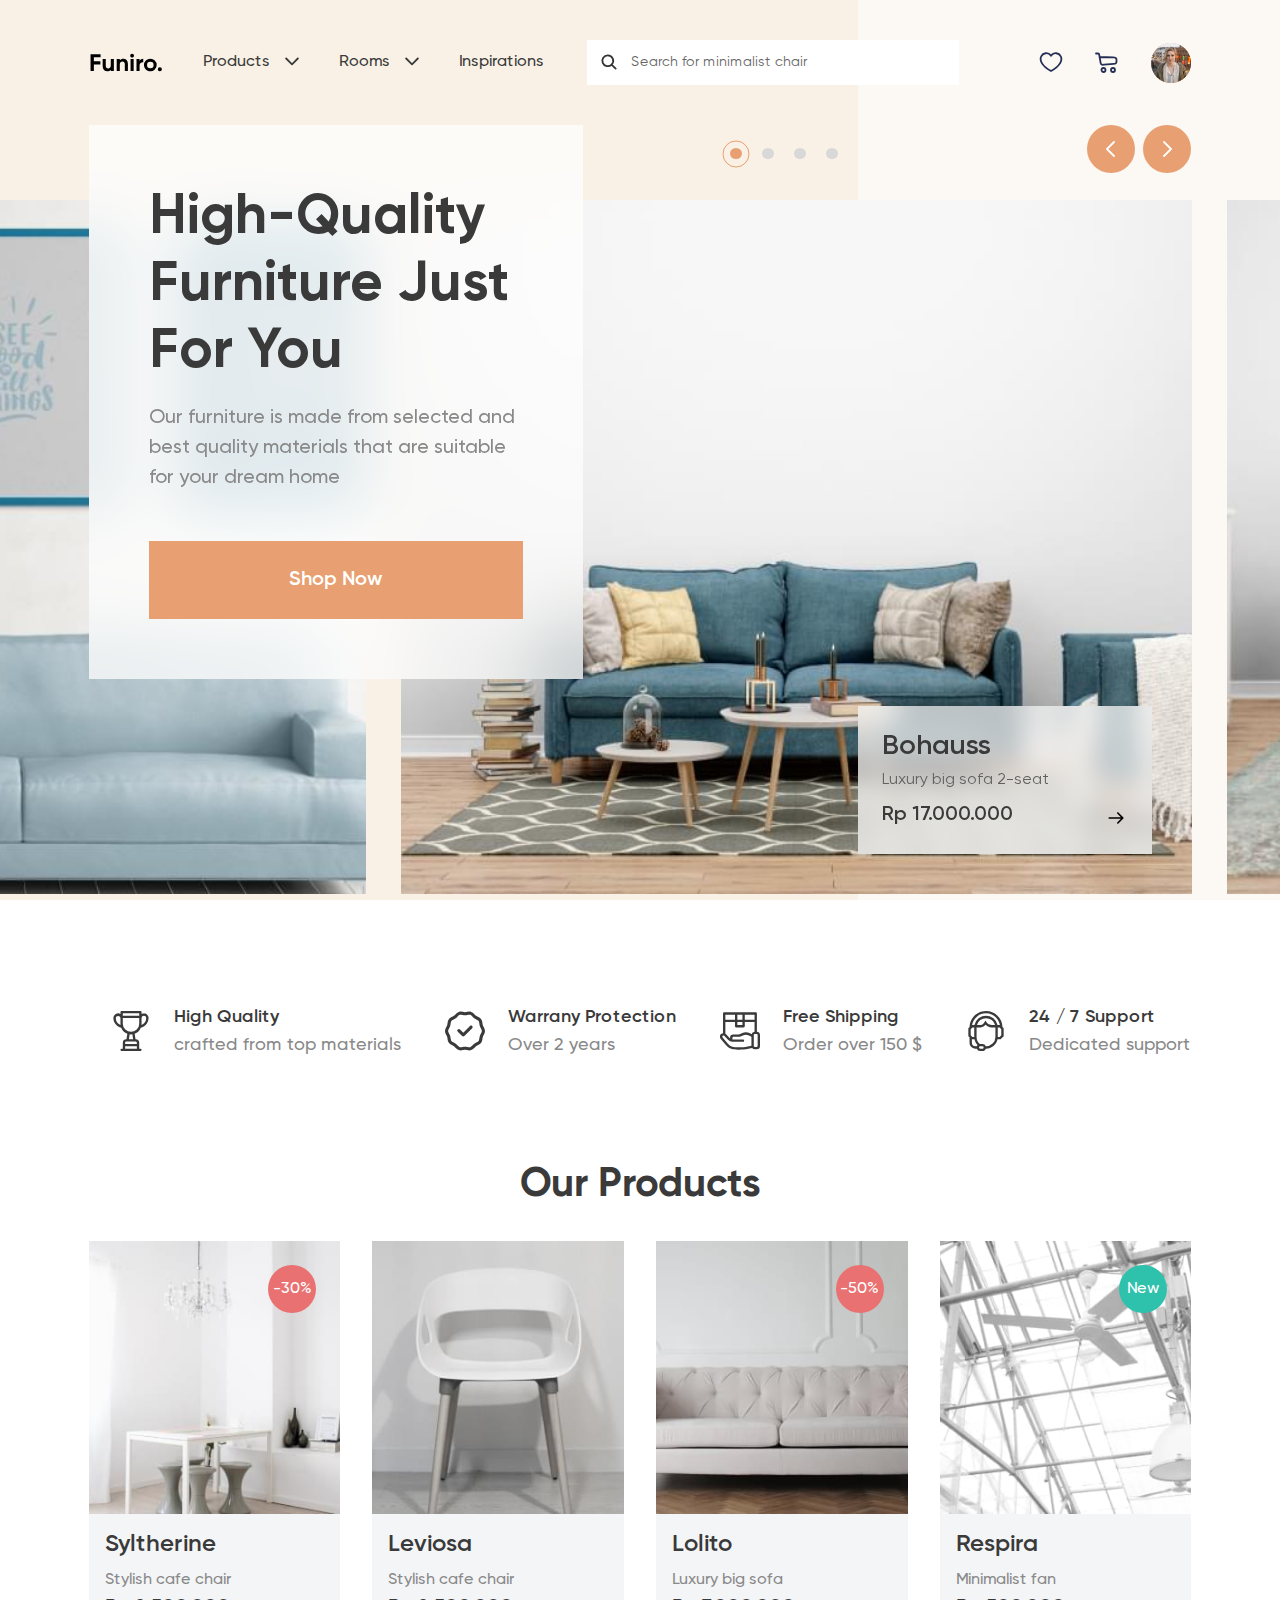
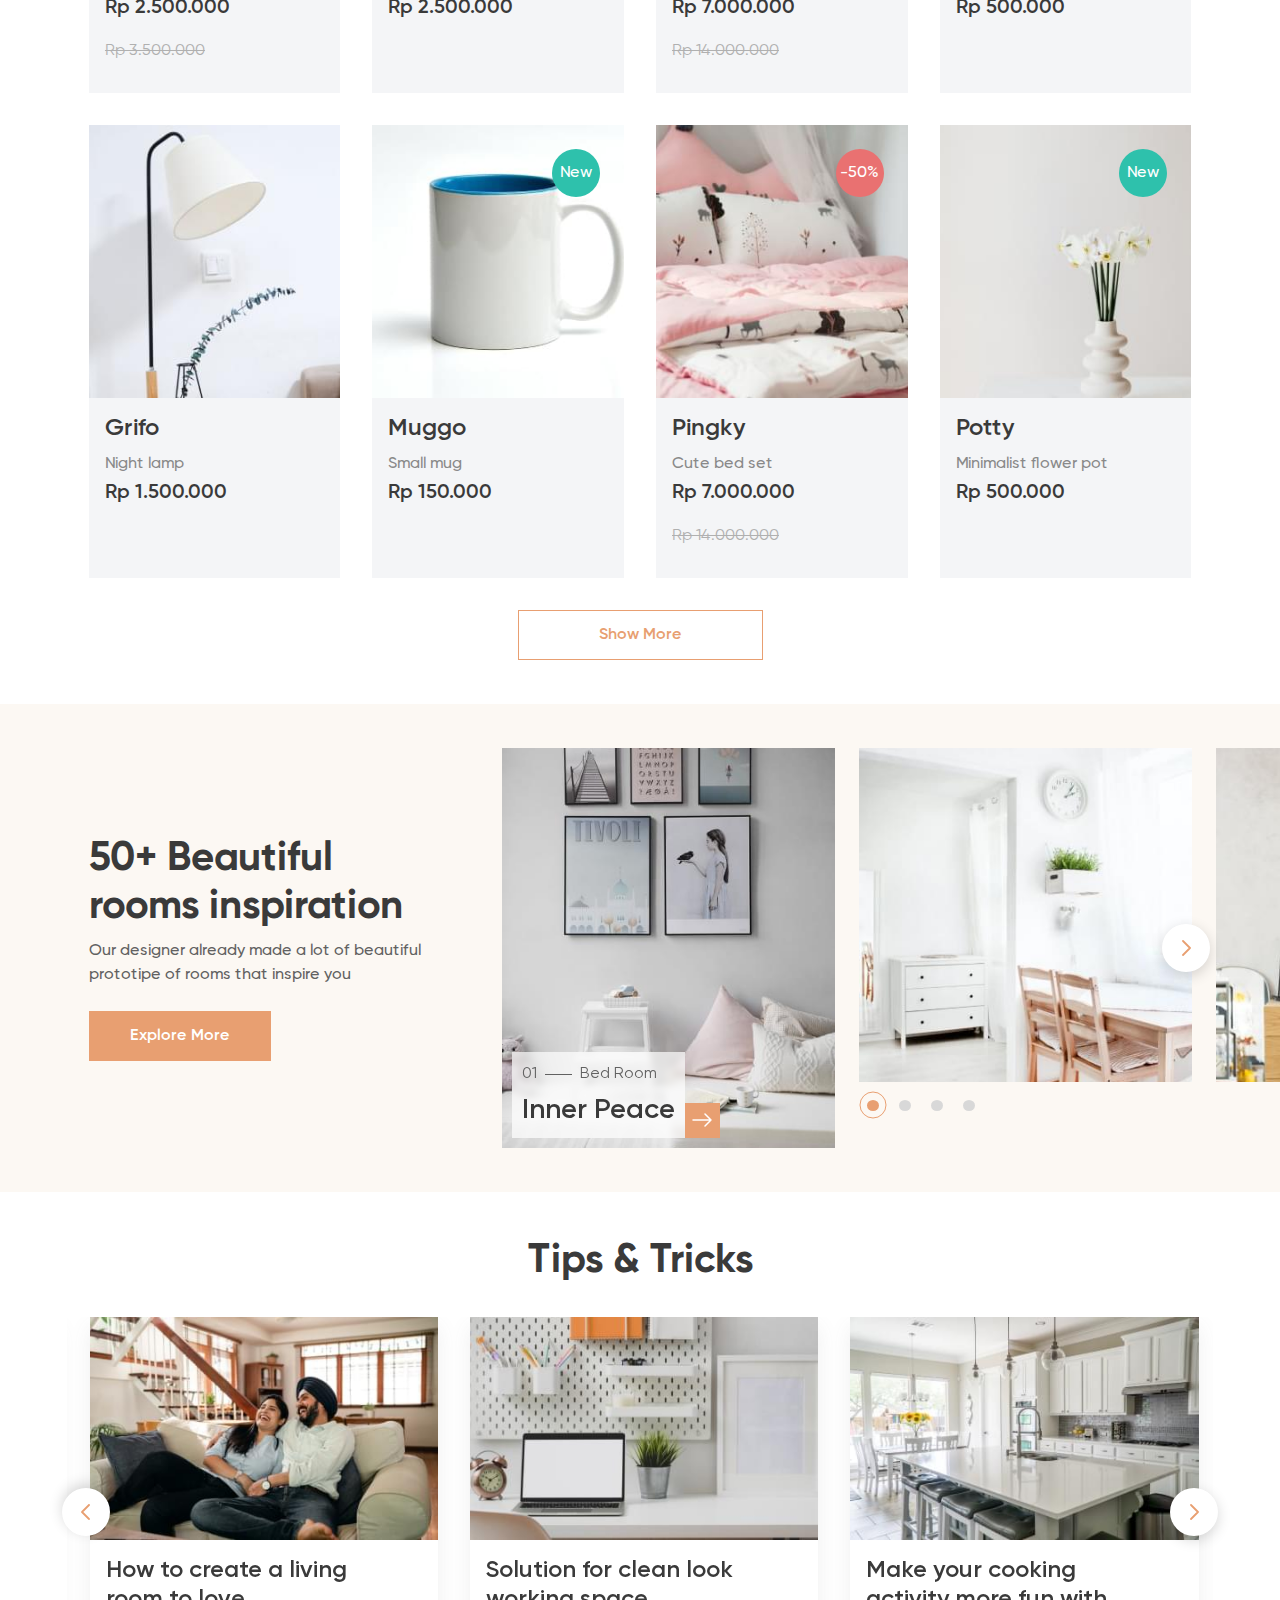
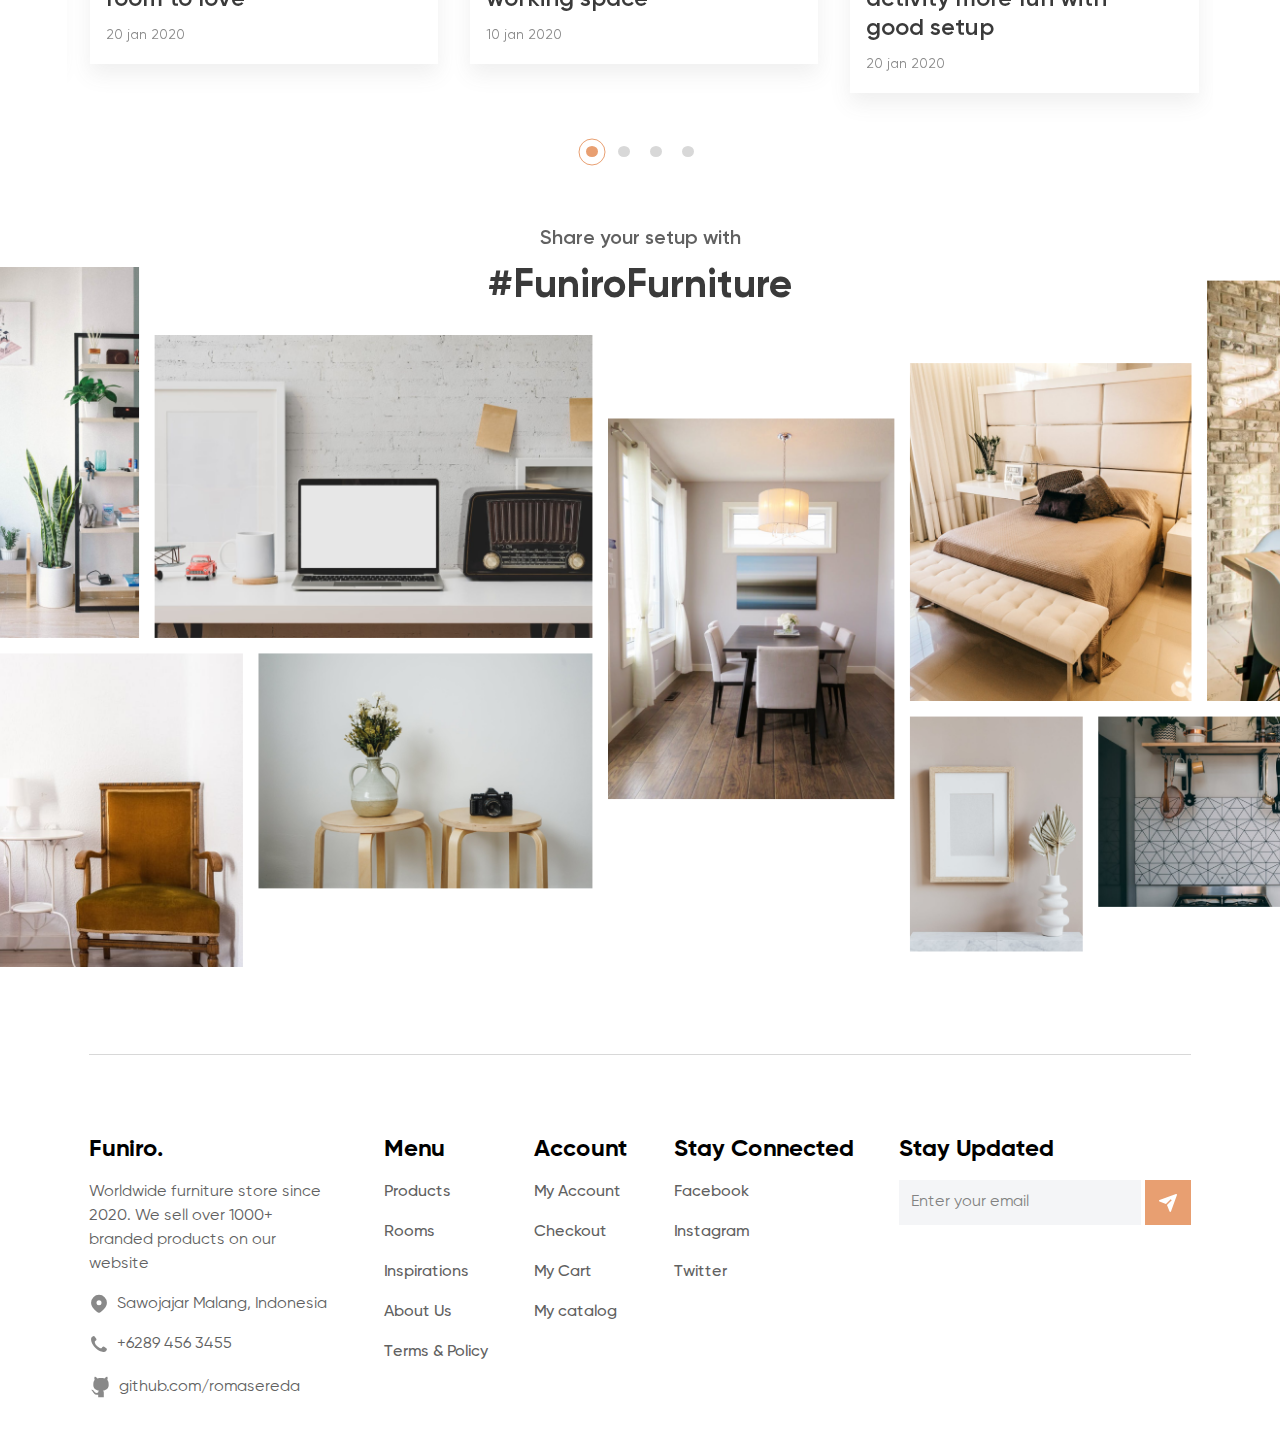
<file: Funiro/index.html>
<!DOCTYPE html>
<html lang="en">
<head>
  <meta charset="UTF-8">

  <meta name="viewport" content="width=device-width, initial-scale=1">

  <link rel="icon" href="images/dest/favicon.ico">

  <meta name="theme-color" content="E89F71">

  <title>Funiro.</title>

  <link rel="stylesheet" href="css/style.min.css">
</head>
<body>

  <header class="header">

    <div class="header__wrapper container">

      <a href="#" class="logo">
        <svg class="logo__image" fill="none" xmlns="http://www.w3.org/2000/svg"><path d="M10.6 4.37V1.2H.55V18h3.31v-6.48h6.53V8.35H3.87V4.37h6.72zM20.77 6v6.48c0 2.09-1.13 2.98-2.64 2.98-1.4 0-2.37-.84-2.37-2.48V6h-3.1v7.37c0 3.19 2 4.97 4.54 4.97 1.6 0 2.85-.6 3.57-1.68V18h3.1V6h-3.1zm12.6-.34c-1.6 0-2.85.6-3.57 1.68V6h-3.1v12h3.1v-6.48c0-2.09 1.13-2.98 2.64-2.98 1.4 0 2.37.84 2.37 2.48V18h3.1v-7.37c0-3.19-2-4.97-4.54-4.97zm8.72-1.1c1.06 0 1.92-.86 1.92-1.9 0-1.03-.86-1.92-1.92-1.92-1.03 0-1.9.9-1.9 1.92 0 1.04.87 1.9 1.9 1.9zM40.56 18h3.1V6h-3.1v12zm9.03-9.94V6h-3.1v12h3.1v-5.74c0-2.52 2.04-3.24 3.65-3.04V5.76c-1.51 0-3.03.67-3.65 2.3zm10.73 10.28A6.29 6.29 0 0066.68 12a6.29 6.29 0 00-6.36-6.34A6.27 6.27 0 0053.98 12c0 3.58 2.8 6.34 6.34 6.34zm0-3.03A3.19 3.19 0 0157.08 12a3.19 3.19 0 013.24-3.31A3.2 3.2 0 0163.58 12a3.2 3.2 0 01-3.26 3.31zm9.37 3a2.04 2.04 0 100-4.07 2.04 2.04 0 000 4.07z" fill="#000"/></svg>
      </a>

      <nav class="navigation">
        <ul class="navigation__list">
          <li class="navigation__item">
            <button class="navigation__element navigation__element--drop">
              Products
              <svg class="navigation__svg" width="14" height="9" fill="none" xmlns="http://www.w3.org/2000/svg"><path d="M12.83 1.5L7 7.33 1.17 1.5" stroke="#3A3A3A" stroke-width="1.8" stroke-linecap="round" stroke-linejoin="round"/></svg>
            </button>
            <ul class="navigation__drop-list">
              <li class="navigation__drop-item">
                <a href="#" class="navigation__drop-link">Syltherine</a>
              </li>
              <li class="navigation__drop-item">
                <a href="#" class="navigation__drop-link">Leviose</a>
              </li>
              <li class="navigation__drop-item">
                <a href="#" class="navigation__drop-link">Lolito</a>
              </li>
              <li class="navigation__drop-item">
                <a href="#" class="navigation__drop-link">Respira</a>
              </li>
            </ul>
          </li>
          <li class="navigation__item">
            <button class="navigation__element navigation__element--drop">
              Rooms
              <svg class="navigation__svg" width="14" height="9" fill="none" xmlns="http://www.w3.org/2000/svg"><path d="M12.83 1.5L7 7.33 1.17 1.5" stroke="#3A3A3A" stroke-width="1.8" stroke-linecap="round" stroke-linejoin="round"/></svg>
            </button>
            <ul class="navigation__drop-list">
              <li class="navigation__drop-item">
                <a href="#" class="navigation__drop-link">Inner peace</a>
              </li>
              <li class="navigation__drop-item">
                <a href="#" class="navigation__drop-link">Cosinnes</a>
              </li>
              <li class="navigation__drop-item">
                <a href="#" class="navigation__drop-link">Calm</a>
              </li>
            </ul>
          </li>
          <li class="navigation__item">
            <a href="#" class="navigation__element">Inspirations</a>
          </li>
        </ul>
      </nav>

      <form action="#" class="form-header">
        <input type="text" class="form-header__input" name="search" placeholder="Search for minimalist chair">
        <svg class="form-header__svg" width="20" height="20" fill="none" xmlns="http://www.w3.org/2000/svg"><path d="M16.67 16.67l-4.09-4.09m0 0a5.4 5.4 0 00-3.83-9.25 5.42 5.42 0 103.83 9.25z" stroke="#333" stroke-width="1.8" stroke-linecap="round" stroke-linejoin="round"/></svg>
      </form>

      <ul class="menu">
        <li class="menu__item">
          <a href="#" class="menu__link">
            <svg class="menu__svg" width="24" height="21" fill="none" xmlns="http://www.w3.org/2000/svg"><path d="M12 19.05C-8 8 6-4 12 3.6 18-4 32 8 12 19.05z" stroke="#262F56" stroke-width="1.8"/></svg>
          </a>
        </li>
        <li class="menu__item">
          <a href="#" class="menu__link">
            <svg class="menu__svg" width="24" height="24" fill="none" xmlns="http://www.w3.org/2000/svg"><path d="M1 2.5h1.65c.48 0 .72 0 .92.09a1 1 0 01.42.35c.12.18.16.41.24.89L4.61 6m0 0l.88 5.08c.18 1.03.27 1.54.54 1.91a2 2 0 00.93.72c.43.16.95.1 2 0l9.65-.93c1.02-.1 1.53-.15 1.91-.38a2 2 0 00.79-.86c.19-.4.19-.92.19-1.94v0c0-1.08 0-1.63-.2-2.05a2 2 0 00-.86-.87c-.41-.22-.95-.24-2.04-.27L4.6 6z" stroke="#262F56" stroke-width="1.8" stroke-linecap="round" stroke-linejoin="round"/><circle cx="8.5" cy="19" r="2" stroke="#262F56" stroke-width="1.8"/><circle cx="18" cy="19" r="2" stroke="#262F56" stroke-width="1.8"/></svg>
          </a>
        </li>
        <li class="menu__item">
          <a href="#" class="menu__link menu__link--img">
            <img src="images/dest/menu__image.png" alt="wooman" class="menu__image">
          </a>
        </li>
      </ul>

      <button class="hamburger hamburger--arrowalt" type="button">
        <span class="hamburger-box">
          <span class="hamburger-inner"></span>
        </span>
      </button>

    </div>

    <div class="header__content container">
      
      <div class="slider-header">
        <div class="slider-header__item">
          <img src="images/dest/header_1.jpg" alt="Bohauss - luxury big sofa 2-seat" class="slider-header__image">
          <div class="slider-header__wrapper">
            <span class="slider-header__name">Bohauss</span>
            <span class="slider-header__text">Luxury big sofa 2-seat</span>
            <span class="slider-header__price">Rp 17.000.000</span>
            <a href="#" class="slider-header__link">
              <svg width="16" height="12" fill="none" xmlns="http://www.w3.org/2000/svg"><path d="M15.37 6.56l-4.98 5a.79.79 0 01-.56.24c-.2 0-.4-.08-.56-.24a.8.8 0 010-1.14l3.62-3.64H1.2a.8.8 0 01-.8-.8c0-.44.36-.8.8-.8h11.68L9.27 1.54a.8.8 0 010-1.14.8.8 0 011.14 0l4.98 5c.3.34.3.86-.02 1.16z" fill="#000"/></svg>
            </a>  
          </div>
        </div>
        <div class="slider-header__item">
          <img src="images/dest/header_2.jpg" alt="Lolito - luxurious double bed" class="slider-header__image">
          <div class="slider-header__wrapper">
            <span class="slider-header__name">Lolito</span>
            <span class="slider-header__text">Luxurious double bed</span>
            <span class="slider-header__price">Rp 29.000.000</span>
            <a href="#" class="slider-header__link">
              <svg width="16" height="12" fill="none" xmlns="http://www.w3.org/2000/svg"><path d="M15.37 6.56l-4.98 5a.79.79 0 01-.56.24c-.2 0-.4-.08-.56-.24a.8.8 0 010-1.14l3.62-3.64H1.2a.8.8 0 01-.8-.8c0-.44.36-.8.8-.8h11.68L9.27 1.54a.8.8 0 010-1.14.8.8 0 011.14 0l4.98 5c.3.34.3.86-.02 1.16z" fill="#000"/></svg>
            </a>  
          </div>
        </div>
        <div class="slider-header__item">
          <img src="images/dest/header_3.jpg" alt="Syltherine - beautiful home sofa" class="slider-header__image">
          <div class="slider-header__wrapper">
            <span class="slider-header__name">Syltherine</span>
            <span class="slider-header__text">Beautiful home sofa</span>
            <span class="slider-header__price">Rp 14.000.000</span>
            <a href="#" class="slider-header__link">
              <svg width="16" height="12" fill="none" xmlns="http://www.w3.org/2000/svg"><path d="M15.37 6.56l-4.98 5a.79.79 0 01-.56.24c-.2 0-.4-.08-.56-.24a.8.8 0 010-1.14l3.62-3.64H1.2a.8.8 0 01-.8-.8c0-.44.36-.8.8-.8h11.68L9.27 1.54a.8.8 0 010-1.14.8.8 0 011.14 0l4.98 5c.3.34.3.86-.02 1.16z" fill="#000"/></svg>
            </a>  
          </div>
        </div>
        <div class="slider-header__item">
          <img src="images/dest/header_4.jpg" alt="Potty - original sofa" class="slider-header__image">
          <div class="slider-header__wrapper">
            <span class="slider-header__name">Potty</span>
            <span class="slider-header__text">Original sofa</span>
            <span class="slider-header__price">Rp 15.000.000</span>
            <a href="#" class="slider-header__link">
              <svg width="16" height="12" fill="none" xmlns="http://www.w3.org/2000/svg"><path d="M15.37 6.56l-4.98 5a.79.79 0 01-.56.24c-.2 0-.4-.08-.56-.24a.8.8 0 010-1.14l3.62-3.64H1.2a.8.8 0 01-.8-.8c0-.44.36-.8.8-.8h11.68L9.27 1.54a.8.8 0 010-1.14.8.8 0 011.14 0l4.98 5c.3.34.3.86-.02 1.16z" fill="#000"/></svg>
            </a>  
          </div>
        </div>
      </div>

      <div class="header__block-text">
        <h1 class="header__title">High-Quality Furniture Just For You</h1>
        <p class="header__text">Our furniture is made from selected and best quality materials that are suitable for your dream home</p>
        <a href="#" class="header__link"><span>Shop Now</span></a>
      </div>

    </div>

  </header>

  <main>

    <ul class="features container">
      <li class="features__item features__item--1">
        <span class="features__name">High Quality</span>
        <span class="features__text">crafted from top materials</span>
      </li>
      <li class="features__item features__item--2">
        <span class="features__name">Warrany Protection</span>
        <span class="features__text">Over 2 years</span>
      </li>
      <li class="features__item features__item--3">
        <span class="features__name">Free Shipping</span>
        <span class="features__text">Order over 150 $</span>
      </li>
      <li class="features__item features__item--4">
        <span class="features__name">24 / 7 Support</span>
        <span class="features__text">Dedicated support</span>
      </li>
    </ul>

    <section class="container">

      <h2 class="title title--margin32">Our Products</h2>

      <ul class="products">
        <li class="products__item">
          <div class="products__wrapper-image">
            <img src="images/dest/products_1.jpg" alt="Syltherine" class="products__image">
          </div>
          <div class="products__wrapper-text">
            <h3 class="products__name">Syltherine</h3>
            <span class="products__text">Stylish cafe chair</span>
            <div class="products__wrapper-price">
              <span class="products__price">Rp 2.500.000</span>
              <span class="products__old-price">Rp 3.500.000</span>
            </div>
            <div class="products__discount">
              <span>-30%</span>
            </div>
          </div>
          <div class="products__wrapper-emergin">
            <button class="products__button-big">Add to cart</button>
            <div class="products__wrapper-button">
              <button class="products__button">
                <svg width="24" height="24" fill="none" xmlns="http://www.w3.org/2000/svg"><path d="M18 16c-.79 0-1.5.31-2.03.8L8.9 12.7c.05-.23.09-.46.09-.7 0-.24-.04-.47-.09-.7l7.05-4.11A2.99 2.99 0 0021 5a3 3 0 10-5.91.7L8.04 9.81A2.99 2.99 0 003 12a3 3 0 005.04 2.19l7.05 4.12a2.98 2.98 0 00.42 2.36A3 3 0 1018 16z" fill="#fff"/></svg>
                <span>Share</span>
              </button>
              <button class="products__button">
                <svg width="24" height="21" fill="none" xmlns="http://www.w3.org/2000/svg"><path d="M12 19.05C-8 8 6-4 12 3.6 18-4 32 8 12 19.05z" stroke="#fff" stroke-width="1.8"/></svg>
                <span>Like</span>
              </button>
            </div>
          </div>
        </li>
        <li class="products__item">
          <div class="products__wrapper-image">
            <img src="images/dest/products_2.jpg" alt="Leviosa" class="products__image">
          </div>
          <div class="products__wrapper-text">
            <h3 class="products__name">Leviosa</h3>
            <span class="products__text">Stylish cafe chair</span>
            <div class="products__wrapper-price">
              <span class="products__price">Rp 2.500.000</span>
            </div>
          </div>
          <div class="products__wrapper-emergin">
            <button class="products__button-big">Add to cart</button>
            <div class="products__wrapper-button">
              <button class="products__button">
                <svg width="24" height="24" fill="none" xmlns="http://www.w3.org/2000/svg"><path d="M18 16c-.79 0-1.5.31-2.03.8L8.9 12.7c.05-.23.09-.46.09-.7 0-.24-.04-.47-.09-.7l7.05-4.11A2.99 2.99 0 0021 5a3 3 0 10-5.91.7L8.04 9.81A2.99 2.99 0 003 12a3 3 0 005.04 2.19l7.05 4.12a2.98 2.98 0 00.42 2.36A3 3 0 1018 16z" fill="#fff"/></svg>
                <span>Share</span>
              </button>
              <button class="products__button">
                <svg width="24" height="21" fill="none" xmlns="http://www.w3.org/2000/svg"><path d="M12 19.05C-8 8 6-4 12 3.6 18-4 32 8 12 19.05z" stroke="#fff" stroke-width="1.8"/></svg>
                <span>Like</span>
              </button>
            </div>
          </div>
        </li>
        <li class="products__item">
          <div class="products__wrapper-image">
            <img src="images/dest/products_3.jpg" alt="Lolito" class="products__image">
          </div>
          <div class="products__wrapper-text">
            <h3 class="products__name">Lolito</h3>
            <span class="products__text">Luxury big sofa</span>
            <div class="products__wrapper-price">
              <span class="products__price">Rp 7.000.000</span>
              <span class="products__old-price">Rp 14.000.000</span>
            </div>
            <div class="products__discount">
              <span>-50%</span>
            </div>
          </div>
          <div class="products__wrapper-emergin">
            <button class="products__button-big">Add to cart</button>
            <div class="products__wrapper-button">
              <button class="products__button">
                <svg width="24" height="24" fill="none" xmlns="http://www.w3.org/2000/svg"><path d="M18 16c-.79 0-1.5.31-2.03.8L8.9 12.7c.05-.23.09-.46.09-.7 0-.24-.04-.47-.09-.7l7.05-4.11A2.99 2.99 0 0021 5a3 3 0 10-5.91.7L8.04 9.81A2.99 2.99 0 003 12a3 3 0 005.04 2.19l7.05 4.12a2.98 2.98 0 00.42 2.36A3 3 0 1018 16z" fill="#fff"/></svg>
                <span>Share</span>
              </button>
              <button class="products__button">
                <svg width="24" height="21" fill="none" xmlns="http://www.w3.org/2000/svg"><path d="M12 19.05C-8 8 6-4 12 3.6 18-4 32 8 12 19.05z" stroke="#fff" stroke-width="1.8"/></svg>
                <span>Like</span>
              </button>
            </div>
          </div>
        </li>
        <li class="products__item">
          <div class="products__wrapper-image">
            <img src="images/dest/products_4.jpg" alt="Respira" class="products__image">
          </div>
          <div class="products__wrapper-text">
            <h3 class="products__name">Respira</h3>
            <span class="products__text">Minimalist fan</span>
            <div class="products__wrapper-price">
              <span class="products__price">Rp 500.000</span>
            </div>
            <div class="products__discount products__discount--bg-green">
              <span>New</span>
            </div>
          </div>
          <div class="products__wrapper-emergin">
            <button class="products__button-big">Add to cart</button>
            <div class="products__wrapper-button">
              <button class="products__button">
                <svg width="24" height="24" fill="none" xmlns="http://www.w3.org/2000/svg"><path d="M18 16c-.79 0-1.5.31-2.03.8L8.9 12.7c.05-.23.09-.46.09-.7 0-.24-.04-.47-.09-.7l7.05-4.11A2.99 2.99 0 0021 5a3 3 0 10-5.91.7L8.04 9.81A2.99 2.99 0 003 12a3 3 0 005.04 2.19l7.05 4.12a2.98 2.98 0 00.42 2.36A3 3 0 1018 16z" fill="#fff"/></svg>
                <span>Share</span>
              </button>
              <button class="products__button">
                <svg width="24" height="21" fill="none" xmlns="http://www.w3.org/2000/svg"><path d="M12 19.05C-8 8 6-4 12 3.6 18-4 32 8 12 19.05z" stroke="#fff" stroke-width="1.8"/></svg>
                <span>Like</span>
              </button>
            </div>
          </div>
        </li>
        <li class="products__item">
          <div class="products__wrapper-image">
            <img src="images/dest/products_5.jpg" alt="Grifo" class="products__image">
          </div>
          <div class="products__wrapper-text">
            <h3 class="products__name">Grifo</h3>
            <span class="products__text">Night lamp</span>
            <div class="products__wrapper-price">
              <span class="products__price">Rp 1.500.000</span>
            </div>
          </div>
          <div class="products__wrapper-emergin">
            <button class="products__button-big">Add to cart</button>
            <div class="products__wrapper-button">
              <button class="products__button">
                <svg width="24" height="24" fill="none" xmlns="http://www.w3.org/2000/svg"><path d="M18 16c-.79 0-1.5.31-2.03.8L8.9 12.7c.05-.23.09-.46.09-.7 0-.24-.04-.47-.09-.7l7.05-4.11A2.99 2.99 0 0021 5a3 3 0 10-5.91.7L8.04 9.81A2.99 2.99 0 003 12a3 3 0 005.04 2.19l7.05 4.12a2.98 2.98 0 00.42 2.36A3 3 0 1018 16z" fill="#fff"/></svg>
                <span>Share</span>
              </button>
              <button class="products__button">
                <svg width="24" height="21" fill="none" xmlns="http://www.w3.org/2000/svg"><path d="M12 19.05C-8 8 6-4 12 3.6 18-4 32 8 12 19.05z" stroke="#fff" stroke-width="1.8"/></svg>
                <span>Like</span>
              </button>
            </div>
          </div>
        </li>
        <li class="products__item">
          <div class="products__wrapper-image">
            <img src="images/dest/products_6.jpg" alt="Muggo" class="products__image">
          </div>
          <div class="products__wrapper-text">
            <h3 class="products__name">Muggo</h3>
            <span class="products__text">Small mug</span>
            <div class="products__wrapper-price">
              <span class="products__price">Rp 150.000</span>
            </div>
            <div class="products__discount products__discount--bg-green">
              <span>New</span>
            </div>
          </div>
          <div class="products__wrapper-emergin">
            <button class="products__button-big">Add to cart</button>
            <div class="products__wrapper-button">
              <button class="products__button">
                <svg width="24" height="24" fill="none" xmlns="http://www.w3.org/2000/svg"><path d="M18 16c-.79 0-1.5.31-2.03.8L8.9 12.7c.05-.23.09-.46.09-.7 0-.24-.04-.47-.09-.7l7.05-4.11A2.99 2.99 0 0021 5a3 3 0 10-5.91.7L8.04 9.81A2.99 2.99 0 003 12a3 3 0 005.04 2.19l7.05 4.12a2.98 2.98 0 00.42 2.36A3 3 0 1018 16z" fill="#fff"/></svg>
                <span>Share</span>
              </button>
              <button class="products__button">
                <svg width="24" height="21" fill="none" xmlns="http://www.w3.org/2000/svg"><path d="M12 19.05C-8 8 6-4 12 3.6 18-4 32 8 12 19.05z" stroke="#fff" stroke-width="1.8"/></svg>
                <span>Like</span>
              </button>
            </div>
          </div>
        </li>
        <li class="products__item">
          <div class="products__wrapper-image">
            <img src="images/dest/products_7.jpg" alt="Pingky" class="products__image">
          </div>
          <div class="products__wrapper-text">
            <h3 class="products__name">Pingky</h3>
            <span class="products__text">Cute bed set</span>
            <div class="products__wrapper-price">
              <span class="products__price">Rp 7.000.000</span>
              <span class="products__old-price">Rp 14.000.000</span>
            </div>
            <div class="products__discount">
              <span>-50%</span>
            </div>
          </div>
          <div class="products__wrapper-emergin">
            <button class="products__button-big">Add to cart</button>
            <div class="products__wrapper-button">
              <button class="products__button">
                <svg width="24" height="24" fill="none" xmlns="http://www.w3.org/2000/svg"><path d="M18 16c-.79 0-1.5.31-2.03.8L8.9 12.7c.05-.23.09-.46.09-.7 0-.24-.04-.47-.09-.7l7.05-4.11A2.99 2.99 0 0021 5a3 3 0 10-5.91.7L8.04 9.81A2.99 2.99 0 003 12a3 3 0 005.04 2.19l7.05 4.12a2.98 2.98 0 00.42 2.36A3 3 0 1018 16z" fill="#fff"/></svg>
                <span>Share</span>
              </button>
              <button class="products__button">
                <svg width="24" height="21" fill="none" xmlns="http://www.w3.org/2000/svg"><path d="M12 19.05C-8 8 6-4 12 3.6 18-4 32 8 12 19.05z" stroke="#fff" stroke-width="1.8"/></svg>
                <span>Like</span>
              </button>
            </div>
          </div>
        </li>
        <li class="products__item">
          <div class="products__wrapper-image">
            <img src="images/dest/products_8.jpg" alt="Potty" class="products__image">
          </div>
          <div class="products__wrapper-text">
            <h3 class="products__name">Potty</h3>
            <span class="products__text">Minimalist flower pot</span>
            <div class="products__wrapper-price">
              <span class="products__price">Rp 500.000</span>
            </div>
            <div class="products__discount products__discount--bg-green">
              <span>New</span>
            </div>
          </div>
          <div class="products__wrapper-emergin">
            <button class="products__button-big">Add to cart</button>
            <div class="products__wrapper-button">
              <button class="products__button">
                <svg width="24" height="24" fill="none" xmlns="http://www.w3.org/2000/svg"><path d="M18 16c-.79 0-1.5.31-2.03.8L8.9 12.7c.05-.23.09-.46.09-.7 0-.24-.04-.47-.09-.7l7.05-4.11A2.99 2.99 0 0021 5a3 3 0 10-5.91.7L8.04 9.81A2.99 2.99 0 003 12a3 3 0 005.04 2.19l7.05 4.12a2.98 2.98 0 00.42 2.36A3 3 0 1018 16z" fill="#fff"/></svg>
                <span>Share</span>
              </button>
              <button class="products__button">
                <svg width="24" height="21" fill="none" xmlns="http://www.w3.org/2000/svg"><path d="M12 19.05C-8 8 6-4 12 3.6 18-4 32 8 12 19.05z" stroke="#fff" stroke-width="1.8"/></svg>
                <span>Like</span>
              </button>
            </div>
          </div>
        </li>
        <li class="products__item">
          <div class="products__wrapper-image">
            <img src="images/dest/products_9.jpg" alt="Table" class="products__image">
          </div>
          <div class="products__wrapper-text">
            <h3 class="products__name">Table</h3>
            <span class="products__text">Minimalist table</span>
            <div class="products__wrapper-price">
              <span class="products__price">Rp 3.500.000</span>
            </div>
            <div class="products__discount products__discount--bg-green">
              <span>New</span>
            </div>
          </div>
          <div class="products__wrapper-emergin">
            <button class="products__button-big">Add to cart</button>
            <div class="products__wrapper-button">
              <button class="products__button">
                <svg width="24" height="24" fill="none" xmlns="http://www.w3.org/2000/svg"><path d="M18 16c-.79 0-1.5.31-2.03.8L8.9 12.7c.05-.23.09-.46.09-.7 0-.24-.04-.47-.09-.7l7.05-4.11A2.99 2.99 0 0021 5a3 3 0 10-5.91.7L8.04 9.81A2.99 2.99 0 003 12a3 3 0 005.04 2.19l7.05 4.12a2.98 2.98 0 00.42 2.36A3 3 0 1018 16z" fill="#fff"/></svg>
                <span>Share</span>
              </button>
              <button class="products__button">
                <svg width="24" height="21" fill="none" xmlns="http://www.w3.org/2000/svg"><path d="M12 19.05C-8 8 6-4 12 3.6 18-4 32 8 12 19.05z" stroke="#fff" stroke-width="1.8"/></svg>
                <span>Like</span>
              </button>
            </div>
          </div>
        </li>
        <li class="products__item">
          <div class="products__wrapper-image">
            <img src="images/dest/products_10.jpg" alt="Sofa" class="products__image">
          </div>
          <div class="products__wrapper-text">
            <h3 class="products__name">Sofa</h3>
            <span class="products__text">Beautiful wooden sofa</span>
            <div class="products__wrapper-price">
              <span class="products__price">Rp 6.000.000</span>
            </div>
          </div>
          <div class="products__wrapper-emergin">
            <button class="products__button-big">Add to cart</button>
            <div class="products__wrapper-button">
              <button class="products__button">
                <svg width="24" height="24" fill="none" xmlns="http://www.w3.org/2000/svg"><path d="M18 16c-.79 0-1.5.31-2.03.8L8.9 12.7c.05-.23.09-.46.09-.7 0-.24-.04-.47-.09-.7l7.05-4.11A2.99 2.99 0 0021 5a3 3 0 10-5.91.7L8.04 9.81A2.99 2.99 0 003 12a3 3 0 005.04 2.19l7.05 4.12a2.98 2.98 0 00.42 2.36A3 3 0 1018 16z" fill="#fff"/></svg>
                <span>Share</span>
              </button>
              <button class="products__button">
                <svg width="24" height="21" fill="none" xmlns="http://www.w3.org/2000/svg"><path d="M12 19.05C-8 8 6-4 12 3.6 18-4 32 8 12 19.05z" stroke="#fff" stroke-width="1.8"/></svg>
                <span>Like</span>
              </button>
            </div>
          </div>
        </li>
        <li class="products__item">
          <div class="products__wrapper-image">
            <img src="images/dest/products_11.jpg" alt="Cozy sofa" class="products__image">
          </div>
          <div class="products__wrapper-text">
            <h3 class="products__name">Cozy sofa</h3>
            <span class="products__text">White cozy sofa</span>
            <div class="products__wrapper-price">
              <span class="products__price">Rp 5.000.000</span>
              <span class="products__old-price">Rp 10.000.000</span>
            </div>
            <div class="products__discount">
              <span>-50%</span>
            </div>
          </div>
          <div class="products__wrapper-emergin">
            <button class="products__button-big">Add to cart</button>
            <div class="products__wrapper-button">
              <button class="products__button">
                <svg width="24" height="24" fill="none" xmlns="http://www.w3.org/2000/svg"><path d="M18 16c-.79 0-1.5.31-2.03.8L8.9 12.7c.05-.23.09-.46.09-.7 0-.24-.04-.47-.09-.7l7.05-4.11A2.99 2.99 0 0021 5a3 3 0 10-5.91.7L8.04 9.81A2.99 2.99 0 003 12a3 3 0 005.04 2.19l7.05 4.12a2.98 2.98 0 00.42 2.36A3 3 0 1018 16z" fill="#fff"/></svg>
                <span>Share</span>
              </button>
              <button class="products__button">
                <svg width="24" height="21" fill="none" xmlns="http://www.w3.org/2000/svg"><path d="M12 19.05C-8 8 6-4 12 3.6 18-4 32 8 12 19.05z" stroke="#fff" stroke-width="1.8"/></svg>
                <span>Like</span>
              </button>
            </div>
          </div>
        </li>
        <li class="products__item">
          <div class="products__wrapper-image">
            <img src="images/dest/products_12.jpg" alt="Work table" class="products__image">
          </div>
          <div class="products__wrapper-text">
            <h3 class="products__name">Work table</h3>
            <span class="products__text">Minimalistic comfortable</span>
            <div class="products__wrapper-price">
              <span class="products__price">Rp 7.000.000</span>
            </div>
          </div>
          <div class="products__wrapper-emergin">
            <button class="products__button-big">Add to cart</button>
            <div class="products__wrapper-button">
              <button class="products__button">
                <svg width="24" height="24" fill="none" xmlns="http://www.w3.org/2000/svg"><path d="M18 16c-.79 0-1.5.31-2.03.8L8.9 12.7c.05-.23.09-.46.09-.7 0-.24-.04-.47-.09-.7l7.05-4.11A2.99 2.99 0 0021 5a3 3 0 10-5.91.7L8.04 9.81A2.99 2.99 0 003 12a3 3 0 005.04 2.19l7.05 4.12a2.98 2.98 0 00.42 2.36A3 3 0 1018 16z" fill="#fff"/></svg>
                <span>Share</span>
              </button>
              <button class="products__button">
                <svg width="24" height="21" fill="none" xmlns="http://www.w3.org/2000/svg"><path d="M12 19.05C-8 8 6-4 12 3.6 18-4 32 8 12 19.05z" stroke="#fff" stroke-width="1.8"/></svg>
                <span>Like</span>
              </button>
            </div>
          </div>
        </li>
      </ul>

      <button class="button-show">Show More</button>

    </section>

    <section class="rooms">
      <div class="container rooms__container">  

        <div class="rooms__block-text">
          <h2 class="title rooms__title">50+ Beautiful rooms inspiration</h2>
          <p class="rooms__text">Our designer already made a lot of beautiful prototipe of rooms that inspire you</p>
          <a href="#" class="rooms__link">Explore More</a>
        </div>
        
        <div class="rooms__block-slider">
          <div class="slider-rooms">
            <div class="slider-rooms__item">
              <img src="images/dest/rooms_1.jpg" alt="Bed Room" class="slider-rooms__image">
              <div class="slider-rooms__wrapper">
                <p class="slider-rooms__text">
                  <span class="slider-rooms__index">01</span>
                  <span class="slider-rooms__category">Bed Room</span>
                </p>
                <span class="slider-rooms__name">Inner Peace</span>
                <a href="#" class="slider-rooms__link"></a>
              </div>
            </div>
            <div class="slider-rooms__item">
              <img src="images/dest/rooms_2.jpg" alt="Kitchen" class="slider-rooms__image">
              <div class="slider-rooms__wrapper">
                <p class="slider-rooms__text">
                  <span class="slider-rooms__index">02</span>
                  <span class="slider-rooms__category">Kitchen</span>
                </p>
                <span class="slider-rooms__name">Comfort</span>
                <a href="#" class="slider-rooms__link"></a>
              </div>
            </div>
            <div class="slider-rooms__item">
              <img src="images/dest/rooms_3.jpg" alt="Parlour" class="slider-rooms__image">
              <div class="slider-rooms__wrapper">
                <p class="slider-rooms__text">
                  <span class="slider-rooms__index">03</span>
                  <span class="slider-rooms__category">Parlour</span>
                </p>
                <span class="slider-rooms__name">Cosiness</span>
                <a href="#" class="slider-rooms__link"></a>
              </div>
            </div>
            <div class="slider-rooms__item">
              <img src="images/dest/rooms_4.jpg" alt="Lounge" class="slider-rooms__image">
              <div class="slider-rooms__wrapper">
                <p class="slider-rooms__text">
                  <span class="slider-rooms__index">04</span>
                  <span class="slider-rooms__category">Lounge</span>
                </p>
                <span class="slider-rooms__name">Сomfortably</span>
                <a href="#" class="slider-rooms__link"></a>
              </div>
            </div>
          </div>
        </div>

      </div>

    </section>

    <section class="tips container">

      <h2 class="tips__title title">Tips & Tricks</h2>

      <div class="slider-tips">
        <a href="#" class="slider-tips__item"> 
          <div class="slider-tips__wrapper-image">
            <img src="images/dest/tips_1.jpg" alt="family sitting on the couch" class="slider-tips__image">
          </div>
          <div class="slider-tips__wrapper-text">
            <h3 class="slider-tips__title">How to create a living room to love</h3>
            <time class="slider-tips__time" datetime="2020-01-20">20 jan 2020</time>    
          </div>
        </a>
        <a href="#" class="slider-tips__item"> 
          <div class="slider-tips__wrapper-image">
            <img src="images/dest/tips_2.jpg" alt="table" class="slider-tips__image">
          </div>
          <div class="slider-tips__wrapper-text">
            <h3 class="slider-tips__title">Solution for clean look working space</h3>
            <time class="slider-tips__time" datetime="2020-01-10">10 jan 2020</time>                
          </div>
        </a>
        <a href="#" class="slider-tips__item"> 
          <div class="slider-tips__wrapper-image">
            <img src="images/dest/tips_3.jpg" alt="kitchen" class="slider-tips__image">
          </div>
          <div class="slider-tips__wrapper-text">
            <h3 class="slider-tips__title">Make your cooking activity more fun with good setup</h3>
            <time class="slider-tips__time" datetime="2020-01-20">20 jan 2020</time>                
          </div>
        </a>
        <a href="#" class="slider-tips__item"> 
          <div class="slider-tips__wrapper-image">
            <img src="images/dest/tips_4.jpg" alt="woman arranges furniture" class="slider-tips__image">
          </div>
          <div class="slider-tips__wrapper-text">
            <h3 class="slider-tips__title">Equip your home for comfort and convenience</h3>
            <time class="slider-tips__time" datetime="2020-01-15">15 jan 2020</time>                
          </div>
        </a>
      </div>

    </section>

    <section class="section">

      <div class="wrapper-title">
        <span class="subtitle">Share your setup with</span>
        <h2 class="title">#FuniroFurniture</h2>
      </div>

    </section>

  </main>

  <footer class="footer container">
    <div class="footer__column footer__column--weight400">
      <h3 class="footer__title">Funiro.</h3>
      <p class="footer__text">Worldwide furniture store since 2020. We sell over 1000+ branded products on our website</p>
      <a href="#" class="footer__link">
        <svg class="footer__svg" width="20" height="20" fill="none" xmlns="http://www.w3.org/2000/svg"><path fill-rule="evenodd" clip-rule="evenodd" d="M10.97 18.54c2.12-1.44 6.95-5.24 6.95-9.79a7.92 7.92 0 10-15.84 0c0 4.55 4.83 8.35 6.95 9.8.59.4 1.35.4 1.94 0zM10 11.25a2.5 2.5 0 100-5 2.5 2.5 0 000 5z" fill="#898989"/></svg>
        Sawojajar Malang, Indonesia
      </a>
      <a href="#" class="footer__link">
        <svg class="footer__svg" width="20" height="20" fill="none" xmlns="http://www.w3.org/2000/svg"><path d="M13.43 13.07l-.51.77a.75.75 0 01-.42.33c-.6.16-2.15.23-4.52-2.15C5.6 9.65 5.68 8.1 5.83 7.5a.75.75 0 01.33-.42l.77-.51c.58-.38.73-1.16.35-1.74L5.82 2.64c-.33-.5-.98-.7-1.54-.46l-.65.29c-.5.21-.91.6-1.16 1.08-.2.41-.36.84-.38 1.3-.07 1.43.25 4.95 4.18 8.88 3.93 3.93 7.45 4.25 8.89 4.18.45-.02.88-.18 1.29-.38a2.3 2.3 0 001.08-1.16l.29-.65c.23-.56.04-1.2-.46-1.54l-2.2-1.46a1.25 1.25 0 00-1.73.35z" fill="#898989"/></svg>
        +6289 456 3455
      </a>
      <a href="https://github.com/romasereda" class="footer__link">
        <svg class="footer__svg footer__svg--github" height="30" width="30" xmlns="http://www.w3.org/2000/svg"><path clip-rule="evenodd" d="M19 30h-8v-4c-5.47 1.18-7-3-7-3-1-2-2-3-2-3-2-1.19 0-1 0-1 2 0 3 2 3 2a4.75 4.75 0 006 2c0-1 .44-2.51 1-3-4.36-.5-8-3-8-8s1-6 2-7c-.2-.5-1.04-2.31.04-5C6.04 0 8 0 10 3c1-1 4-1 5-1s4 0 5 1c2-3 3.97-3 3.97-3 1.07 2.69.23 4.5.03 5 1 1 2 2 2 7s-3.63 7.5-8 8c.56.49 1 2.21 1 3v7z" fill="#898989" fill-rule="evenodd"/></svg>
        github.com/romasereda
      </a>
    </div>
    <div class="footer__column">
      <h3 class="footer__title">Menu</h3>
      <a href="#" class="footer__link">Products</a>
      <a href="#" class="footer__link">Rooms</a>
      <a href="#" class="footer__link">Inspirations</a>
      <a href="#" class="footer__link">About Us</a>
      <a href="#" class="footer__link">Terms & Policy</a>
    </div>
    <div class="footer__column">
      <h3 class="footer__title">Account</h3>
      <a href="#" class="footer__link">My Account</a>
      <a href="#" class="footer__link">Checkout</a>
      <a href="#" class="footer__link">My Cart</a>
      <a href="#" class="footer__link">My catalog</a>
    </div>
    <div class="footer__column">
      <h3 class="footer__title">Stay Connected</h3>
      <a href="#" class="footer__link">Facebook</a>
      <a href="#" class="footer__link">Instagram</a>
      <a href="#" class="footer__link">Twitter</a>
    </div>
    <div class="footer__column">
      <h3 class="footer__title">Stay Updated</h3>
      <form action="#" class="form-footer">
        <input class="form-footer__input" type="email" placeholder="Enter your email">
        <button class="form-footer__button">
          <svg width="18" height="18" fill="none" xmlns="http://www.w3.org/2000/svg"><path d="M17.78.22A.75.75 0 0017 .04l-16.5 6a.75.75 0 000 1.4l6.45 2.58 4.75-4.77 1.06 1.06-4.78 4.77 2.58 6.45a.75.75 0 00.7.47.75.75 0 00.69-.5l6-16.5a.75.75 0 00-.16-.78z" fill="#fff"/></svg>
        </button>
      </form>
    </div>
  </footer>

  <nav class="menu-popup">
    <ul class="menu-popup__list">
      <li class="menu-popup__item">
        Products
        <ul class="menu-popup__list-small">
          <li class="menu-popup__item-small"><a href="#" class="menu-popup__link">Syltherine</a></li>
          <li class="menu-popup__item-small"><a href="#" class="menu-popup__link">Leviose</a></li>
          <li class="menu-popup__item-small"><a href="#" class="menu-popup__link">Lolito</a></li>
          <li class="menu-popup__item-small"><a href="#" class="menu-popup__link">Respira</a></li>
        </ul>
      </li>
      <li class="menu-popup__item">
        Rooms
        <ul class="menu-popup__list-small">
          <li class="menu-popup__item-small"><a href="#" class="menu-popup__link">Inner peace</a></li>
          <li class="menu-popup__item-small"><a href="#" class="menu-popup__link">Cosinnes</a></li>
          <li class="menu-popup__item-small"><a href="#" class="menu-popup__link">Calm</a></li>
        </ul>
      </li>
      <li class="menu-popup__item">
        <a href="#" class="menu-popup__link menu-popup__link--big">Inspirations</a>
      </li>
    </ul>
  </nav>

  <script src="js/script.min.js"></script>

</body>
</html>
</file>
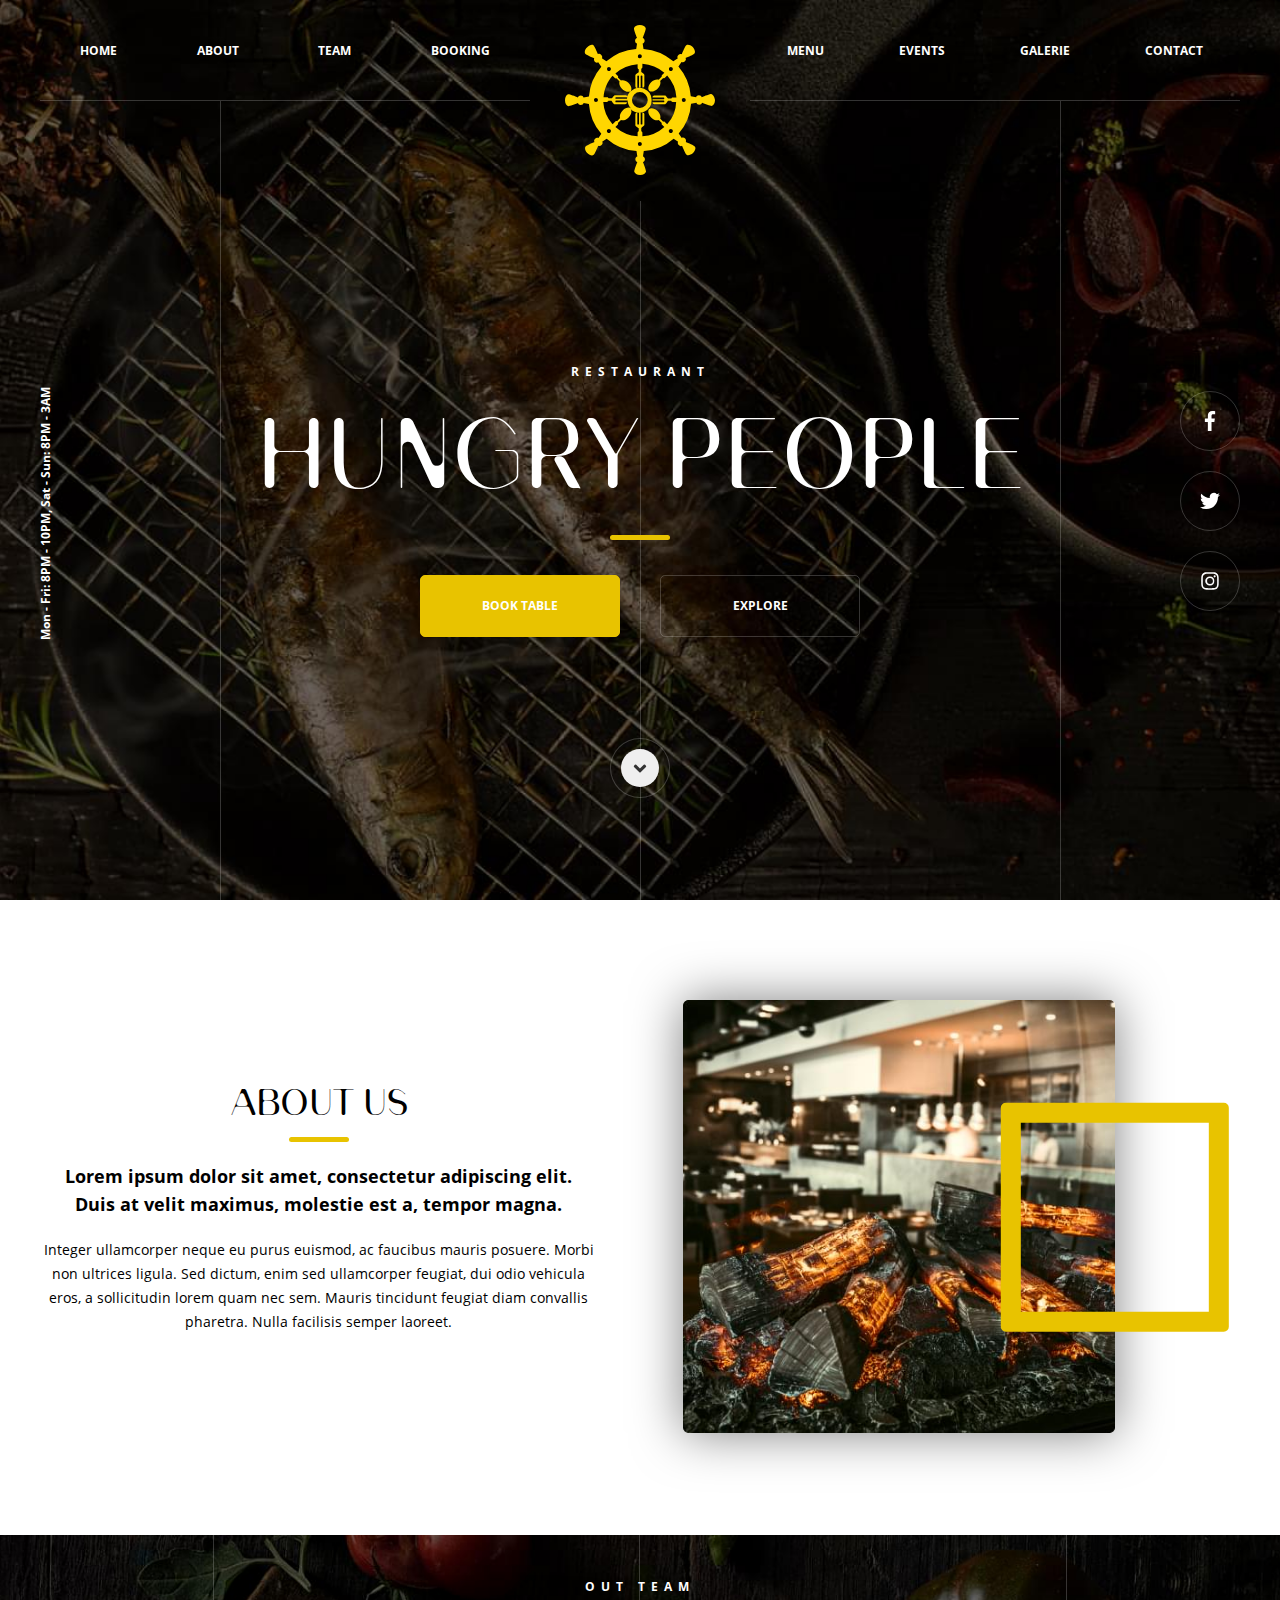
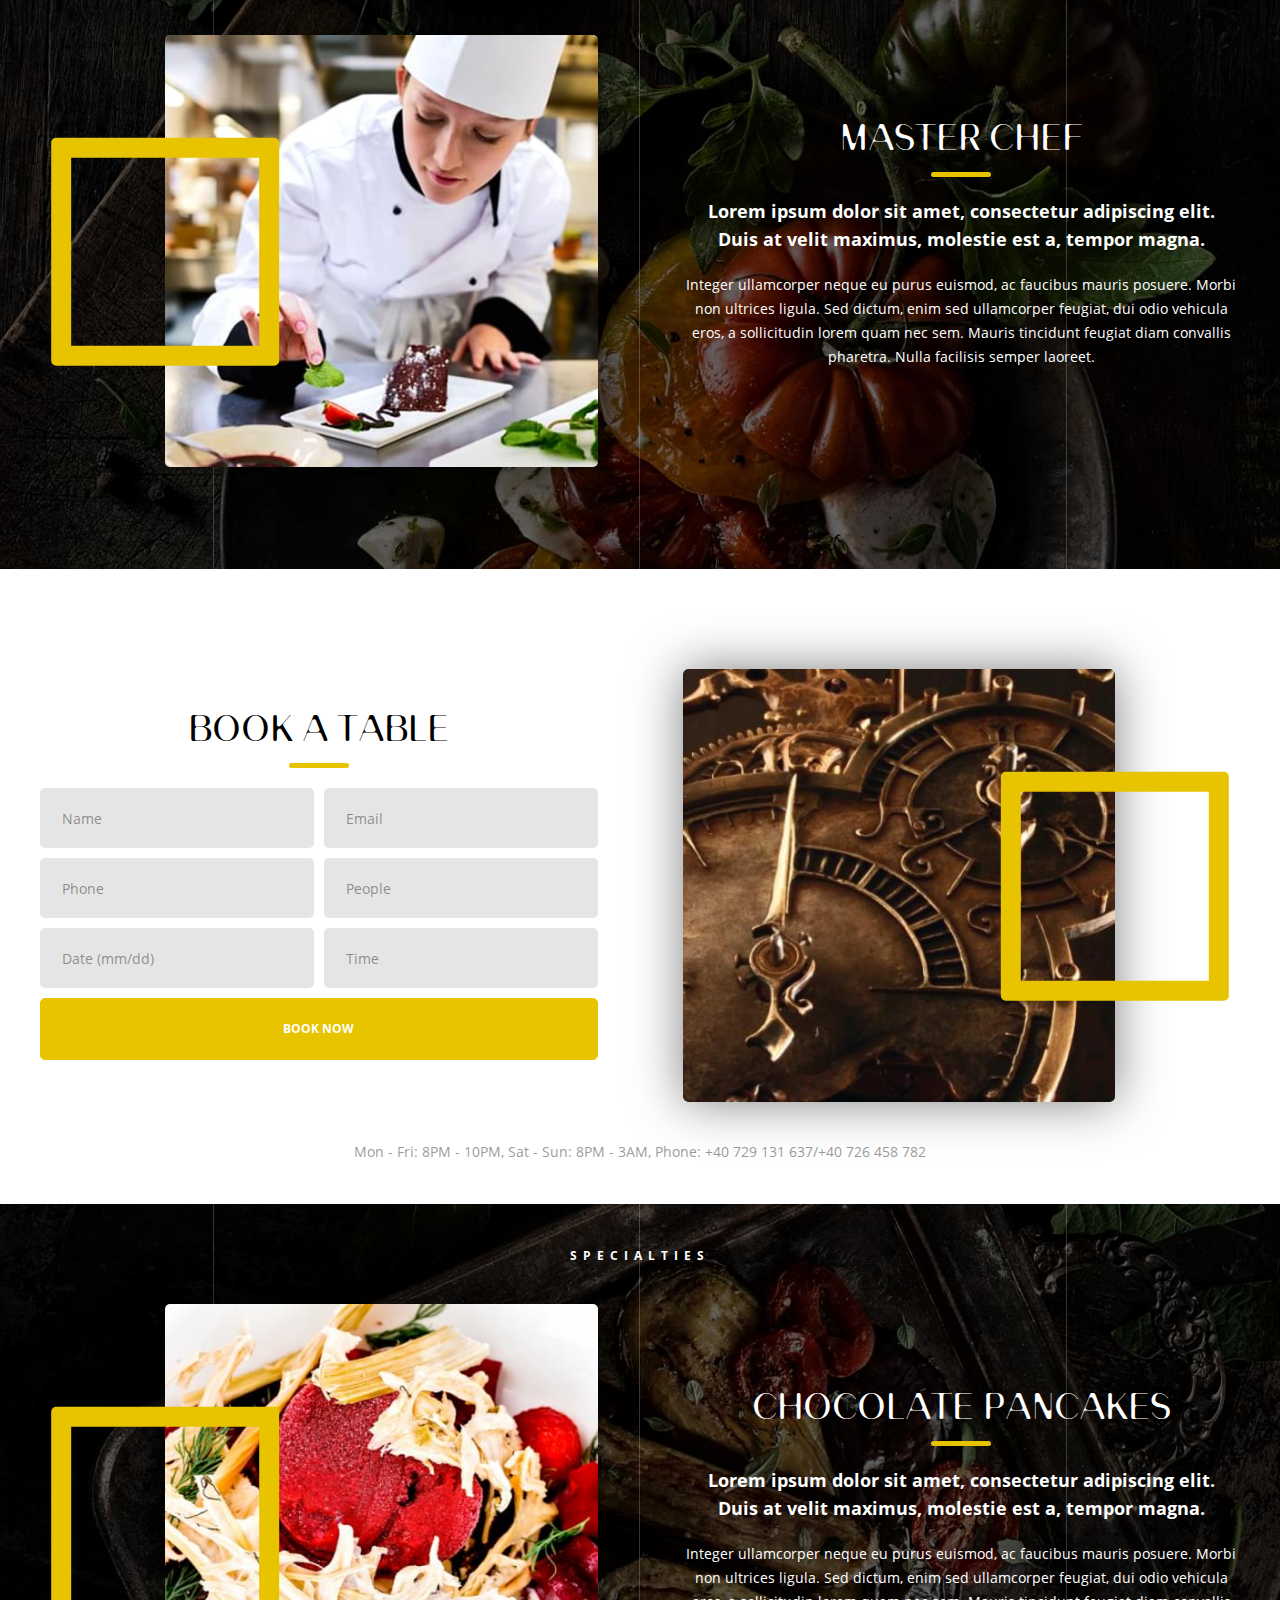
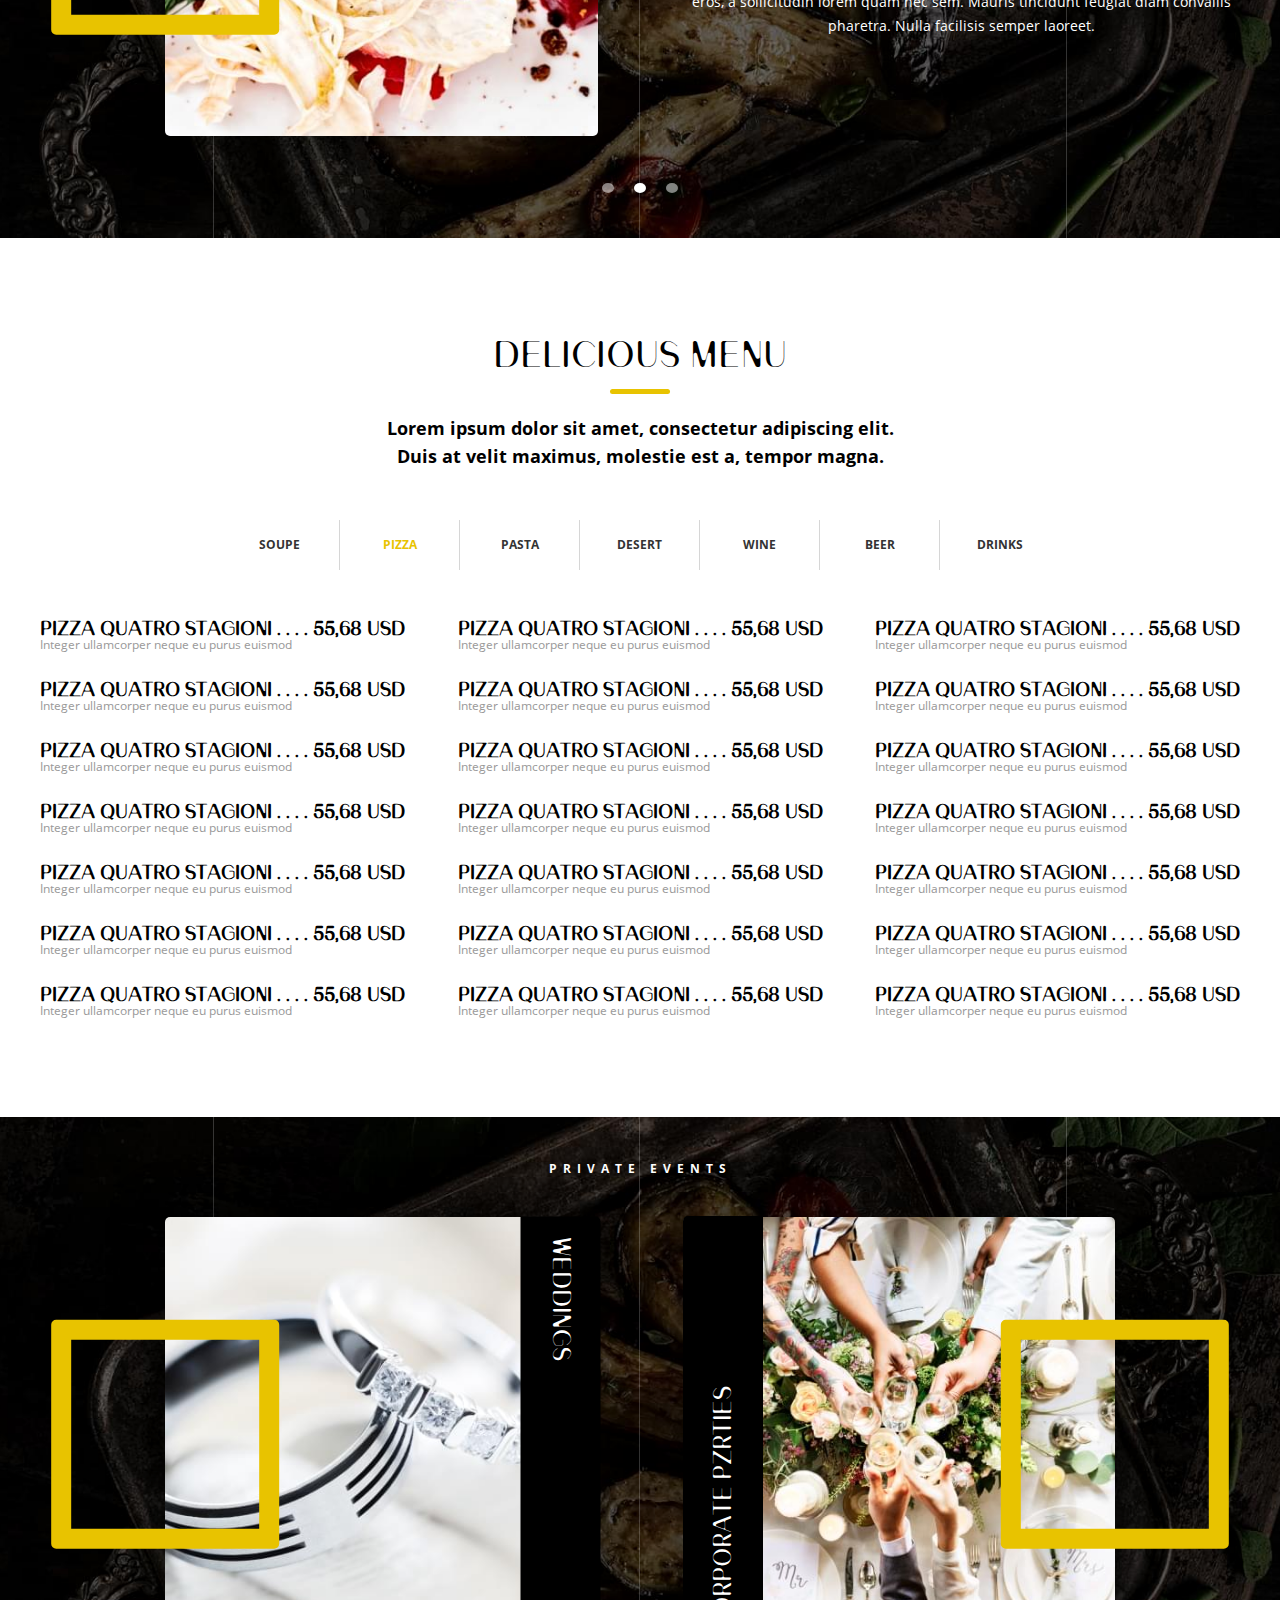
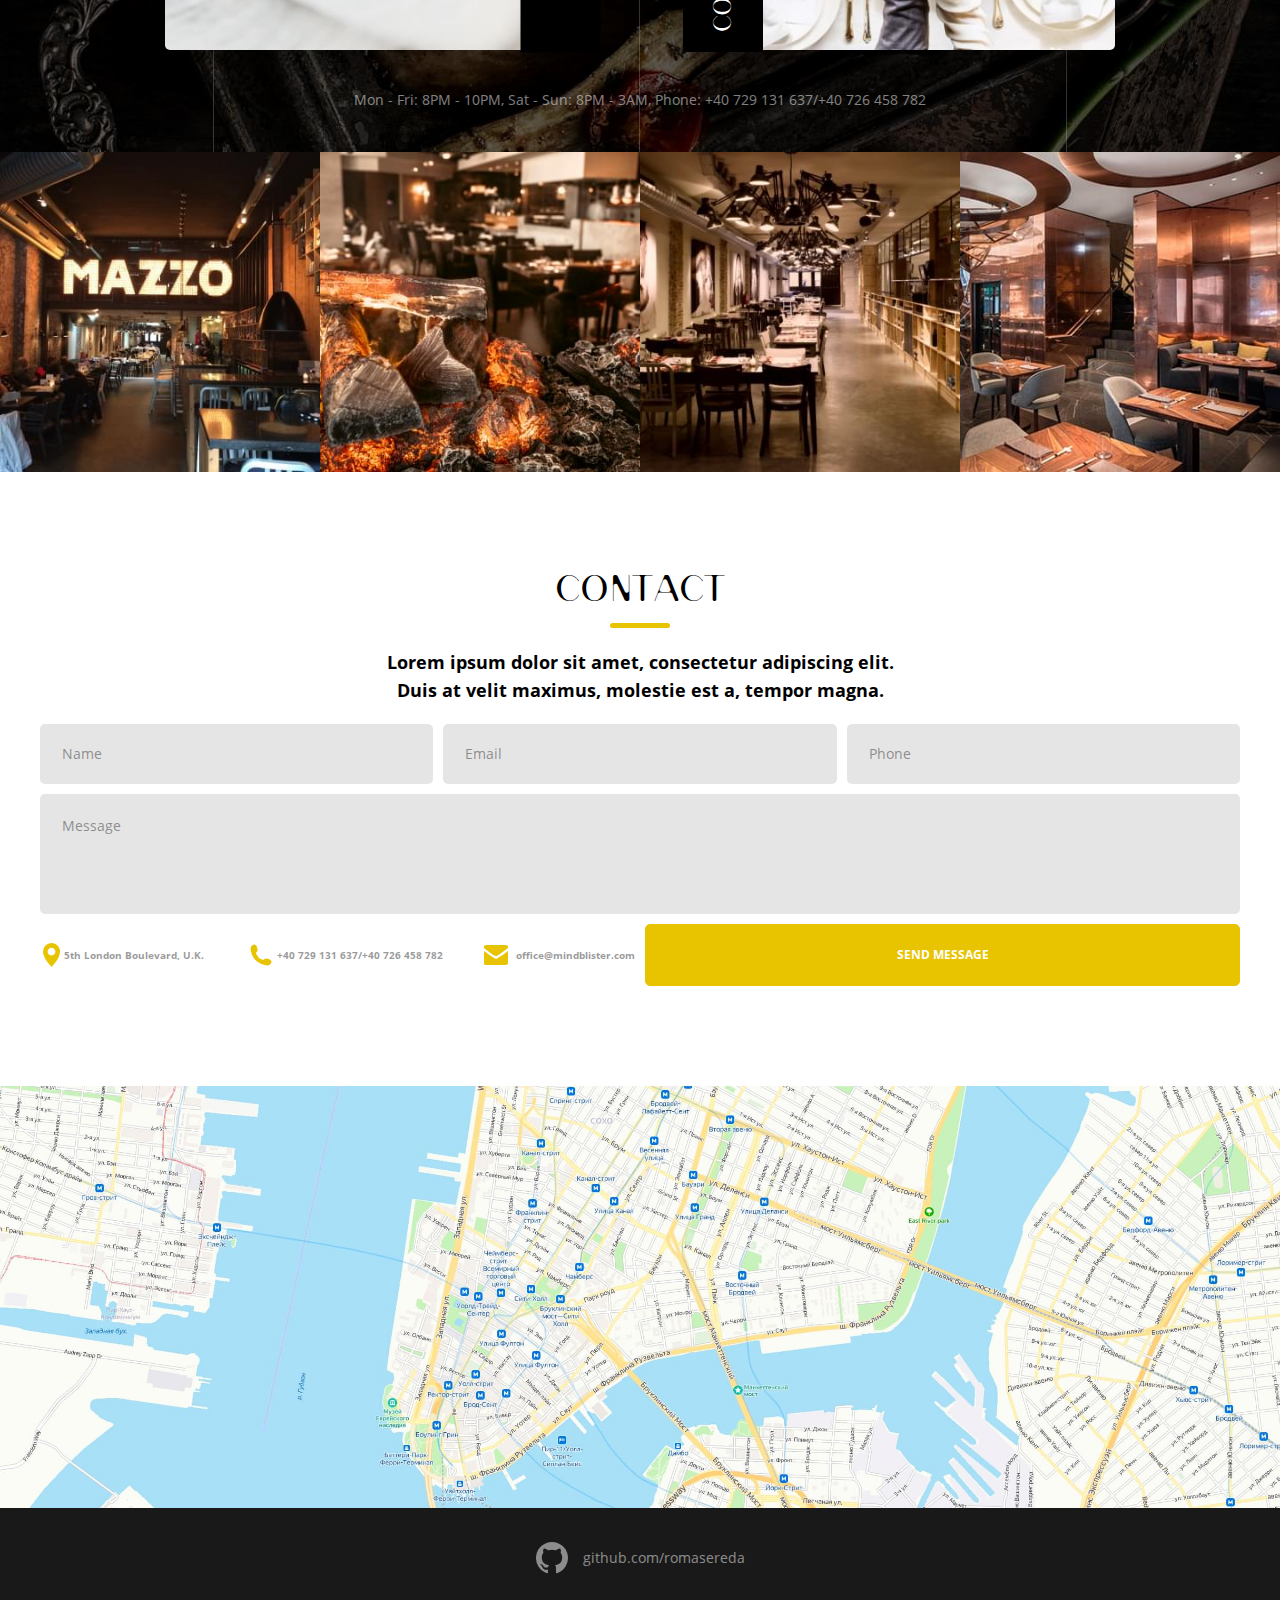
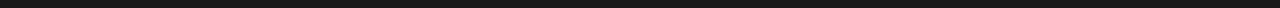
<file: Hungry-People/index.html>
<!DOCTYPE html>
<html lang="zxx">
<head>
  <meta charset="UTF-8">

  <meta name="viewport" content="width=device-width, initial-scale=1">

  <link rel="icon" sizes="32x32" href="images/dest/favicon_32.ico">
  <link rel="icon" sizes="64x64" href="images/dest/favicon_64.ico">

  <meta name="theme-color" content="#E8C300">

  <title>Главная страница</title>

  <link rel="stylesheet" href="css/style.min.css">
</head>
<body>

  <header class="header header--index" id="home">

    <div class="menu">
      <nav class="navigation container">
        <ul class="navigation__list">
          <li class="navigation__item"><a href="#home" class="navigation__link">Home</a></li>
          <li class="navigation__item"><a href="#about" class="navigation__link">About</a></li>
          <li class="navigation__item"><a href="#team" class="navigation__link">Team</a></li>
          <li class="navigation__item"><a href="#booking" class="navigation__link">Booking</a></li>
        </ul>
        <ul class="navigation__list">
          <li class="navigation__item"><a href="#menu" class="navigation__link">Menu</a></li>
          <li class="navigation__item"><a href="#events" class="navigation__link">Events</a></li>
          <li class="navigation__item"><a href="#galerie" class="navigation__link">Galerie</a></li>
          <li class="navigation__item"><a href="#contact" class="navigation__link">Contact</a></li>
        </ul>
      </nav>
    </div>

    <img src="images/dest/logo.svg" alt="логитип ресторана 'Hungry People'" class="header__logo">

    <div class="container container--flex">

      <div class="header-content">

        <div class="header-content__wrapper"></div>

        <div class="header-content__wrapper-center">
          <span class="sub-title">Restaurant</span>
          <h1 class="title title--header">Hungry people</h1>
  
          <div class="header-content__wrapper-button">
            <a href="#" class="button button--header">Book Table</a>
            <a href="#" class="button button--header button--transparent">Explore</a>
          </div>
        </div>

        <div class="header-content__wrapper">
          <button class="header-content__button">
            <svg width="14" height="9" fill="none" xmlns="http://www.w3.org/2000/svg"><path d="M6.34 8.29c.35.35.93.35 1.29 0l5.3-5.31c.4-.4.4-.98 0-1.33l-.85-.9a.97.97 0 00-1.33 0L6.96 4.54 3.21.75a.97.97 0 00-1.33 0l-.86.9c-.39.35-.39.94 0 1.33l5.32 5.3z" fill="#333"/></svg>
          </button>
        </div>

      </div>

      <ul class="social">
        <li class="social__item">
          <a href="#" class="social__link">
            <svg width="12" height="21" fill="none" xmlns="http://www.w3.org/2000/svg"><path d="M3.85 20.98v-8.94h-3V8.48h3v-2.8c0-1.5.42-2.64 1.25-3.45A4.49 4.49 0 018.42.98c1.12 0 2.03.06 2.74.16V4.3H9.28c-.7 0-1.18.16-1.44.47-.21.26-.32.68-.32 1.25v2.46h3.32l-.46 3.56H7.52v8.94H3.85z" fill="#fff"/></svg>
          </a>
          </li>
        <li class="social__item">
          <a href="#" class="social__link">
            <svg width="20" height="18" fill="none" xmlns="http://www.w3.org/2000/svg"><path d="M17.93 4.92a8.69 8.69 0 002.03-2.1c-.7.3-1.52.54-2.34.62a4 4 0 001.8-2.27c-.79.47-1.69.82-2.58 1.02a4.1 4.1 0 00-7 3.75 11.9 11.9 0 01-8.47-4.3 3.99 3.99 0 00-.55 2.07c0 1.4.7 2.66 1.84 3.4a4.32 4.32 0 01-1.88-.5v.03c0 2 1.4 3.63 3.28 4.02-.31.08-.7.16-1.05.16-.28 0-.51-.04-.78-.08a4.08 4.08 0 003.82 2.85 8.25 8.25 0 01-5.07 1.76c-.35 0-.67-.04-.98-.08a11.43 11.43 0 006.29 1.84c7.54 0 11.64-6.21 11.64-11.64v-.55z" fill="#fff"/></svg>
          </a>
          </li>
        <li class="social__item">
          <a href="#" class="social__link">
            <svg width="18" height="18" fill="none" xmlns="http://www.w3.org/2000/svg"><path d="M9 4.5a4.5 4.5 0 100 8.98 4.5 4.5 0 000-8.99zm0 7.41a2.93 2.93 0 01-2.93-2.93A2.9 2.9 0 019 6.1c1.6 0 2.9 1.3 2.9 2.9A2.9 2.9 0 019 11.9zm5.7-7.57a1.05 1.05 0 10-2.1 0c0 .58.46 1.05 1.05 1.05.58 0 1.05-.47 1.05-1.05zm2.97 1.05c-.08-1.4-.39-2.66-1.4-3.67C15.25.7 14 .39 12.59.32 11.15.22 6.81.22 5.37.31 3.97.38 2.75.7 1.7 1.71.68 2.73.37 3.98.29 5.39.2 6.84.2 11.17.29 12.62c.08 1.4.39 2.61 1.4 3.67a5.33 5.33 0 003.68 1.4c1.44.08 5.78.08 7.22 0 1.41-.07 2.66-.39 3.68-1.4a5.34 5.34 0 001.4-3.67c.08-1.45.08-5.78 0-7.23zm-1.87 8.75a2.9 2.9 0 01-1.64 1.68c-1.18.47-3.91.35-5.16.35-1.29 0-4.02.12-5.16-.35a2.96 2.96 0 01-1.68-1.68c-.46-1.13-.35-3.87-.35-5.16 0-1.25-.11-3.98.35-5.15.32-.74.9-1.33 1.68-1.64 1.14-.47 3.87-.35 5.16-.35 1.25 0 3.98-.12 5.16.35.74.27 1.32.9 1.64 1.64.47 1.17.35 3.9.35 5.15 0 1.3.12 4.03-.35 5.16z" fill="#fff"/></svg>
          </a>
          </li>
      </ul>

      <p class="header__text-bg">Mon - Fri: 8PM - 10PM, Sat - Sun: 8PM - 3AM</p>

    </div>

  </header>

  <main>

    <section class="section container" id="about">

      <div class="section__block">
        <h2 class="title">About us</h2>
        <b class="text-bold">Lorem ipsum dolor sit amet, consectetur adipiscing elit. Duis at velit maximus, molestie est a, tempor magna.</b>
        <p class="paragraph">Integer ullamcorper neque eu purus euismod, ac faucibus mauris posuere. Morbi non ultrices ligula. Sed dictum, enim sed ullamcorper feugiat, dui odio vehicula eros, a sollicitudin lorem quam nec sem. Mauris tincidunt feugiat diam convallis pharetra. Nulla facilisis semper laoreet.</p>
      </div>

      <div class="section__block section__block--image">
        <div class="section__image-wrapper">
          <img src="images/dest/section_about.jpg" alt="фото камина в ресторане" class="section__image">
        </div>
      </div>

    </section>

    <div class="wrapper-bg wrapper-bg--chef">
      <section class="section section--text-white container" id="team">

        <div class="bg-line">
          <div class="bg-line__item"></div>
          <div class="bg-line__item"></div>
          <div class="bg-line__item"></div>
        </div>

        <span class="section__sub-text">out team</span>

        <div class="section__block section__block--image">
          <div class="section__image-wrapper section__image-wrapper--left">
            <img src="images/dest/section_chef.jpg" alt="фото мастершефа" class="section__image">
          </div>
        </div>

        <div class="section__block">
          <h2 class="title">Master chef</h2>
          <b class="text-bold">Lorem ipsum dolor sit amet, consectetur adipiscing elit. Duis at velit maximus, molestie est a, tempor magna.</b>
          <p class="paragraph">Integer ullamcorper neque eu purus euismod, ac faucibus mauris posuere. Morbi non ultrices ligula. Sed dictum, enim sed ullamcorper feugiat, dui odio vehicula eros, a sollicitudin lorem quam nec sem. Mauris tincidunt feugiat diam convallis pharetra. Nulla facilisis semper laoreet.</p>
        </div>

      </section>
    </div>

    <section class="section container" id="booking">

      <div class="section__block">
        <h2 class="title">Book a table</h2>
        <form action="#" class="form form--book">
          <input type="text" class="form__input" name="name" placeholder="Name">
          <input type="email" class="form__input" name="email" placeholder="Email">
          <input type="tel" class="form__input" name="phone" placeholder="Phone">
          <input type="number" class="form__input" name="people" placeholder="People">
          <input type="text" class="form__input" name="date" placeholder="Date (mm/dd)">
          <input type="text" class="form__input" name="time" placeholder="Time">
          <button type="submit" class="button button--span2">Book now</button>
        </form>
      </div>

      <div class="section__block section__block--image">
        <div class="section__image-wrapper">
          <img src="images/dest/section_book.jpg" alt="изображение старинных часов" class="section__image">
        </div>
      </div>

      <span class="section__tagline">Mon - Fri: 8PM - 10PM, Sat - Sun: 8PM - 3AM, Phone: +40 729 131 637/+40 726 458 782</span>

    </section>

    <div class="wrapper-bg wrapper-bg--chocolate slider">
      <section class="section section--text-white container">

        <div class="bg-line">
          <div class="bg-line__item"></div>
          <div class="bg-line__item"></div>
          <div class="bg-line__item"></div>
        </div>

        <span class="section__sub-text">Specialties</span>

        <div class="section__block section__block--image show-animations">
          <div class="section__image-wrapper section__image-wrapper--left">
            <img src="images/dest/section_salad.jpg" alt="фото Салата" class="section__image">
          </div>
        </div>

        <div class="section__block show-animations">
          <h2 class="title">Salad</h2>
          <b class="text-bold">Lorem ipsum dolor sit amet, consectetur adipiscing elit. Duis at velit maximus, molestie est a, tempor magna.</b>
          <p class="paragraph">Integer ullamcorper neque eu purus euismod, ac faucibus mauris posuere. Morbi non ultrices ligula. Sed dictum, enim sed ullamcorper feugiat, dui odio vehicula eros, a sollicitudin lorem quam nec sem. Mauris tincidunt feugiat diam convallis pharetra. Nulla facilisis semper laoreet.</p>
        </div>

      </section>
      <section class="section section--text-white container">

        <div class="bg-line">
          <div class="bg-line__item"></div>
          <div class="bg-line__item"></div>
          <div class="bg-line__item"></div>
        </div>

        <span class="section__sub-text">Specialties</span>

        <div class="section__block section__block--image show-animations">
          <div class="section__image-wrapper section__image-wrapper--left">
            <img src="images/dest/section_chocolate.jpg" alt="фото шоколадного десерта" class="section__image">
          </div>
        </div>

        <div class="section__block show-animations">
          <h2 class="title">chocolate pancakes</h2>
          <b class="text-bold">Lorem ipsum dolor sit amet, consectetur adipiscing elit. Duis at velit maximus, molestie est a, tempor magna.</b>
          <p class="paragraph">Integer ullamcorper neque eu purus euismod, ac faucibus mauris posuere. Morbi non ultrices ligula. Sed dictum, enim sed ullamcorper feugiat, dui odio vehicula eros, a sollicitudin lorem quam nec sem. Mauris tincidunt feugiat diam convallis pharetra. Nulla facilisis semper laoreet.</p>
        </div>

      </section>

      <section class="section section--text-white container">

        <div class="bg-line">
          <div class="bg-line__item"></div>
          <div class="bg-line__item"></div>
          <div class="bg-line__item"></div>
        </div>

        <span class="section__sub-text">Specialties</span>

        <div class="section__block section__block--image show-animations">
          <div class="section__image-wrapper section__image-wrapper--left">
            <img src="images/dest/section_barbecue.jpg" alt="фото барбекю" class="section__image">
          </div>
        </div>

        <div class="section__block show-animations">
          <h2 class="title">barbecue</h2>
          <b class="text-bold">Lorem ipsum dolor sit amet, consectetur adipiscing elit. Duis at velit maximus, molestie est a, tempor magna.</b>
          <p class="paragraph">Integer ullamcorper neque eu purus euismod, ac faucibus mauris posuere. Morbi non ultrices ligula. Sed dictum, enim sed ullamcorper feugiat, dui odio vehicula eros, a sollicitudin lorem quam nec sem. Mauris tincidunt feugiat diam convallis pharetra. Nulla facilisis semper laoreet.</p>
        </div>

      </section>

      <div class="slider-button">
        <button class="slider-button__item"></button>
        <button class="slider-button__item"></button>
        <button class="slider-button__item"></button>
      </div>

    </div>

    <section class="section section--1fr container" id=menu>

      <h2 class="title">Delicious menu</h2>
      <b class="text-bold">Lorem ipsum dolor sit amet, consectetur adipiscing elit. Duis at velit maximus, molestie est a, tempor magna.</b>

      <div class="div">

        <ul class="menu__tab-list">
          <li class="menu__tab-item"><button class="menu__tab">Soupe</button></li>
          <li class="menu__tab-item"><button class="menu__tab menu__tab--active">Pizza</button></li>
          <li class="menu__tab-item"><button class="menu__tab">Pasta</button></li>
          <li class="menu__tab-item"><button class="menu__tab">Desert</button></li>
          <li class="menu__tab-item"><button class="menu__tab">Wine</button></li>
          <li class="menu__tab-item"><button class="menu__tab">Beer</button></li>
          <li class="menu__tab-item menu__tab-item--no-border"><button class="menu__tab">Drinks</button></li>
        </ul>

        <ul class="menu__list show-animations">
          <li class="menu__item">
            <b class="menu__text--bold">La bone soupe   . . . .   44,99 USD</b>
            <p class="menu__text">Integer ullamcorper neque eu purus euismod</p>
          </li>
          <li class="menu__item">
            <b class="menu__text--bold">La bone soupe   . . . .   44,99 USD</b>
            <p class="menu__text">Integer ullamcorper neque eu purus euismod</p>
          </li>
          <li class="menu__item">
            <b class="menu__text--bold">La bone soupe   . . . .   44,99 USD</b>
            <p class="menu__text">Integer ullamcorper neque eu purus euismod</p>
          </li>
          <li class="menu__item">
            <b class="menu__text--bold">La bone soupe   . . . .   44,99 USD</b>
            <p class="menu__text">Integer ullamcorper neque eu purus euismod</p>
          </li>
          <li class="menu__item">
            <b class="menu__text--bold">La bone soupe   . . . .   44,99 USD</b>
            <p class="menu__text">Integer ullamcorper neque eu purus euismod</p>
          </li>
          <li class="menu__item">
            <b class="menu__text--bold">La bone soupe   . . . .   44,99 USD</b>
            <p class="menu__text">Integer ullamcorper neque eu purus euismod</p>
          </li>
          <li class="menu__item">
            <b class="menu__text--bold">La bone soupe   . . . .   44,99 USD</b>
            <p class="menu__text">Integer ullamcorper neque eu purus euismod</p>
          </li>
          <li class="menu__item">
            <b class="menu__text--bold">La bone soupe   . . . .   44,99 USD</b>
            <p class="menu__text">Integer ullamcorper neque eu purus euismod</p>
          </li>
          <li class="menu__item">
            <b class="menu__text--bold">La bone soupe   . . . .   44,99 USD</b>
            <p class="menu__text">Integer ullamcorper neque eu purus euismod</p>
          </li>
        </ul>

        <ul class="menu__list show-animations">
          <li class="menu__item">
            <b class="menu__text--bold">PIZZA QUATRO STAGIONI  . . . .   55,68 USD</b>
            <p class="menu__text">Integer ullamcorper neque eu purus euismod</p>
          </li>
          <li class="menu__item">
            <b class="menu__text--bold">PIZZA QUATRO STAGIONI  . . . .   55,68 USD</b>
            <p class="menu__text">Integer ullamcorper neque eu purus euismod</p>
          </li>
          <li class="menu__item">
            <b class="menu__text--bold">PIZZA QUATRO STAGIONI  . . . .   55,68 USD</b>
            <p class="menu__text">Integer ullamcorper neque eu purus euismod</p>
          </li>
          <li class="menu__item">
            <b class="menu__text--bold">PIZZA QUATRO STAGIONI  . . . .   55,68 USD</b>
            <p class="menu__text">Integer ullamcorper neque eu purus euismod</p>
          </li>
          <li class="menu__item">
            <b class="menu__text--bold">PIZZA QUATRO STAGIONI  . . . .   55,68 USD</b>
            <p class="menu__text">Integer ullamcorper neque eu purus euismod</p>
          </li>
          <li class="menu__item">
            <b class="menu__text--bold">PIZZA QUATRO STAGIONI  . . . .   55,68 USD</b>
            <p class="menu__text">Integer ullamcorper neque eu purus euismod</p>
          </li>
          <li class="menu__item">
            <b class="menu__text--bold">PIZZA QUATRO STAGIONI  . . . .   55,68 USD</b>
            <p class="menu__text">Integer ullamcorper neque eu purus euismod</p>
          </li>
          <li class="menu__item">
            <b class="menu__text--bold">PIZZA QUATRO STAGIONI  . . . .   55,68 USD</b>
            <p class="menu__text">Integer ullamcorper neque eu purus euismod</p>
          </li>
          <li class="menu__item">
            <b class="menu__text--bold">PIZZA QUATRO STAGIONI  . . . .   55,68 USD</b>
            <p class="menu__text">Integer ullamcorper neque eu purus euismod</p>
          </li>
          <li class="menu__item">
            <b class="menu__text--bold">PIZZA QUATRO STAGIONI  . . . .   55,68 USD</b>
            <p class="menu__text">Integer ullamcorper neque eu purus euismod</p>
          </li>
          <li class="menu__item">
            <b class="menu__text--bold">PIZZA QUATRO STAGIONI  . . . .   55,68 USD</b>
            <p class="menu__text">Integer ullamcorper neque eu purus euismod</p>
          </li>
          <li class="menu__item">
            <b class="menu__text--bold">PIZZA QUATRO STAGIONI  . . . .   55,68 USD</b>
            <p class="menu__text">Integer ullamcorper neque eu purus euismod</p>
          </li>
          <li class="menu__item">
            <b class="menu__text--bold">PIZZA QUATRO STAGIONI  . . . .   55,68 USD</b>
            <p class="menu__text">Integer ullamcorper neque eu purus euismod</p>
          </li>
          <li class="menu__item">
            <b class="menu__text--bold">PIZZA QUATRO STAGIONI  . . . .   55,68 USD</b>
            <p class="menu__text">Integer ullamcorper neque eu purus euismod</p>
          </li>
          <li class="menu__item">
            <b class="menu__text--bold">PIZZA QUATRO STAGIONI  . . . .   55,68 USD</b>
            <p class="menu__text">Integer ullamcorper neque eu purus euismod</p>
          </li>
          <li class="menu__item">
            <b class="menu__text--bold">PIZZA QUATRO STAGIONI  . . . .   55,68 USD</b>
            <p class="menu__text">Integer ullamcorper neque eu purus euismod</p>
          </li>
          <li class="menu__item">
            <b class="menu__text--bold">PIZZA QUATRO STAGIONI  . . . .   55,68 USD</b>
            <p class="menu__text">Integer ullamcorper neque eu purus euismod</p>
          </li>
          <li class="menu__item">
            <b class="menu__text--bold">PIZZA QUATRO STAGIONI  . . . .   55,68 USD</b>
            <p class="menu__text">Integer ullamcorper neque eu purus euismod</p>
          </li>
          <li class="menu__item">
            <b class="menu__text--bold">PIZZA QUATRO STAGIONI  . . . .   55,68 USD</b>
            <p class="menu__text">Integer ullamcorper neque eu purus euismod</p>
          </li>
          <li class="menu__item">
            <b class="menu__text--bold">PIZZA QUATRO STAGIONI  . . . .   55,68 USD</b>
            <p class="menu__text">Integer ullamcorper neque eu purus euismod</p>
          </li>
          <li class="menu__item">
            <b class="menu__text--bold">PIZZA QUATRO STAGIONI  . . . .   55,68 USD</b>
            <p class="menu__text">Integer ullamcorper neque eu purus euismod</p>
          </li>
        </ul>

        <ul class="menu__list show-animations">
          <li class="menu__item">
            <b class="menu__text--bold">Boulud Sud  . . . .   29,99 USD</b>
            <p class="menu__text">Integer ullamcorper neque eu purus euismod</p>
          </li>
          <li class="menu__item">
            <b class="menu__text--bold">Boulud Sud  . . . .   29,99 USD</b>
            <p class="menu__text">Integer ullamcorper neque eu purus euismod</p>
          </li>
          <li class="menu__item">
            <b class="menu__text--bold">Boulud Sud  . . . .   29,99 USD</b>
            <p class="menu__text">Integer ullamcorper neque eu purus euismod</p>
          </li>
          <li class="menu__item">
            <b class="menu__text--bold">Boulud Sud  . . . .   29,99 USD</b>
            <p class="menu__text">Integer ullamcorper neque eu purus euismod</p>
          </li>
          <li class="menu__item">
            <b class="menu__text--bold">Boulud Sud  . . . .   29,99 USD</b>
            <p class="menu__text">Integer ullamcorper neque eu purus euismod</p>
          </li>
          <li class="menu__item">
            <b class="menu__text--bold">Boulud Sud  . . . .   29,99 USD</b>
            <p class="menu__text">Integer ullamcorper neque eu purus euismod</p>
          </li>
          <li class="menu__item">
            <b class="menu__text--bold">Boulud Sud  . . . .   29,99 USD</b>
            <p class="menu__text">Integer ullamcorper neque eu purus euismod</p>
          </li>
          <li class="menu__item">
            <b class="menu__text--bold">Boulud Sud  . . . .   29,99 USD</b>
            <p class="menu__text">Integer ullamcorper neque eu purus euismod</p>
          </li>
          <li class="menu__item">
            <b class="menu__text--bold">Boulud Sud  . . . .   29,99 USD</b>
            <p class="menu__text">Integer ullamcorper neque eu purus euismod</p>
          </li>
        </ul>

        <ul class="menu__list show-animations">
          <li class="menu__item">
            <b class="menu__text--bold">Spot Dessert Bar  . . . .   23,50 USD</b>
            <p class="menu__text">Integer ullamcorper neque eu purus euismod</p>
          </li>
          <li class="menu__item">
            <b class="menu__text--bold">Spot Dessert Bar  . . . .   23,50 USD</b>
            <p class="menu__text">Integer ullamcorper neque eu purus euismod</p>
          </li>
          <li class="menu__item">
            <b class="menu__text--bold">Spot Dessert Bar  . . . .   23,50 USD</b>
            <p class="menu__text">Integer ullamcorper neque eu purus euismod</p>
          </li>
          <li class="menu__item">
            <b class="menu__text--bold">Spot Dessert Bar  . . . .   23,50 USD</b>
            <p class="menu__text">Integer ullamcorper neque eu purus euismod</p>
          </li>
          <li class="menu__item">
            <b class="menu__text--bold">Spot Dessert Bar  . . . .   23,50 USD</b>
            <p class="menu__text">Integer ullamcorper neque eu purus euismod</p>
          </li>
          <li class="menu__item">
            <b class="menu__text--bold">Spot Dessert Bar  . . . .   23,50 USD</b>
            <p class="menu__text">Integer ullamcorper neque eu purus euismod</p>
          </li>
        </ul>

        <ul class="menu__list show-animations">
          <li class="menu__item">
            <b class="menu__text--bold">Chateau Cheval Blanc  . . . .   89,00 USD</b>
            <p class="menu__text">Integer ullamcorper neque eu purus euismod</p>
          </li>
          <li class="menu__item">
            <b class="menu__text--bold">Chateau Cheval Blanc  . . . .   89,00 USD</b>
            <p class="menu__text">Integer ullamcorper neque eu purus euismod</p>
          </li>
          <li class="menu__item">
            <b class="menu__text--bold">Chateau Cheval Blanc  . . . .   89,00 USD</b>
            <p class="menu__text">Integer ullamcorper neque eu purus euismod</p>
          </li>
          <li class="menu__item">
            <b class="menu__text--bold">Chateau Cheval Blanc  . . . .   89,00 USD</b>
            <p class="menu__text">Integer ullamcorper neque eu purus euismod</p>
          </li>
          <li class="menu__item">
            <b class="menu__text--bold">Chateau Cheval Blanc  . . . .   89,00 USD</b>
            <p class="menu__text">Integer ullamcorper neque eu purus euismod</p>
          </li>
          <li class="menu__item">
            <b class="menu__text--bold">Chateau Cheval Blanc  . . . .   89,00 USD</b>
            <p class="menu__text">Integer ullamcorper neque eu purus euismod</p>
          </li>
          <li class="menu__item">
            <b class="menu__text--bold">Chateau Cheval Blanc  . . . .   89,00 USD</b>
            <p class="menu__text">Integer ullamcorper neque eu purus euismod</p>
          </li>
          <li class="menu__item">
            <b class="menu__text--bold">Chateau Cheval Blanc  . . . .   89,00 USD</b>
            <p class="menu__text">Integer ullamcorper neque eu purus euismod</p>
          </li>
          <li class="menu__item">
            <b class="menu__text--bold">Chateau Cheval Blanc  . . . .   89,00 USD</b>
            <p class="menu__text">Integer ullamcorper neque eu purus euismod</p>
          </li>
        </ul>

        <ul class="menu__list show-animations">
          <li class="menu__item">
            <b class="menu__text--bold">Erdinger Pikantus  . . . .   14,99 USD</b>
            <p class="menu__text">Integer ullamcorper neque eu purus euismod</p>
          </li>
          <li class="menu__item">
            <b class="menu__text--bold">Erdinger Pikantus  . . . .   14,99 USD</b>
            <p class="menu__text">Integer ullamcorper neque eu purus euismod</p>
          </li>
          <li class="menu__item">
            <b class="menu__text--bold">Erdinger Pikantus  . . . .   14,99 USD</b>
            <p class="menu__text">Integer ullamcorper neque eu purus euismod</p>
          </li>
          <li class="menu__item">
            <b class="menu__text--bold">Erdinger Pikantus  . . . .   14,99 USD</b>
            <p class="menu__text">Integer ullamcorper neque eu purus euismod</p>
          </li>
          <li class="menu__item">
            <b class="menu__text--bold">Erdinger Pikantus  . . . .   14,99 USD</b>
            <p class="menu__text">Integer ullamcorper neque eu purus euismod</p>
          </li>
          <li class="menu__item">
            <b class="menu__text--bold">Erdinger Pikantus  . . . .   14,99 USD</b>
            <p class="menu__text">Integer ullamcorper neque eu purus euismod</p>
          </li>
          <li class="menu__item">
            <b class="menu__text--bold">Erdinger Pikantus  . . . .   14,99 USD</b>
            <p class="menu__text">Integer ullamcorper neque eu purus euismod</p>
          </li>
          <li class="menu__item">
            <b class="menu__text--bold">Erdinger Pikantus  . . . .   14,99 USD</b>
            <p class="menu__text">Integer ullamcorper neque eu purus euismod</p>
          </li>
          <li class="menu__item">
            <b class="menu__text--bold">Erdinger Pikantus  . . . .   14,99 USD</b>
            <p class="menu__text">Integer ullamcorper neque eu purus euismod</p>
          </li>
        </ul>

        <ul class="menu__list show-animations">
          <li class="menu__item">
            <b class="menu__text--bold">Bruichladdich Black  . . . .   99,99 USD</b>
            <p class="menu__text">Integer ullamcorper neque eu purus euismod</p>
          </li>
          <li class="menu__item">
            <b class="menu__text--bold">Bruichladdich Black  . . . .   99,99 USD</b>
            <p class="menu__text">Integer ullamcorper neque eu purus euismod</p>
          </li>
          <li class="menu__item">
            <b class="menu__text--bold">Bruichladdich Black  . . . .   99,99 USD</b>
            <p class="menu__text">Integer ullamcorper neque eu purus euismod</p>
          </li>
          <li class="menu__item">
            <b class="menu__text--bold">Bruichladdich Black  . . . .   99,99 USD</b>
            <p class="menu__text">Integer ullamcorper neque eu purus euismod</p>
          </li>
          <li class="menu__item">
            <b class="menu__text--bold">Bruichladdich Black  . . . .   99,99 USD</b>
            <p class="menu__text">Integer ullamcorper neque eu purus euismod</p>
          </li>
          <li class="menu__item">
            <b class="menu__text--bold">Bruichladdich Black  . . . .   99,99 USD</b>
            <p class="menu__text">Integer ullamcorper neque eu purus euismod</p>
          </li>
        </ul>

      </div>

    </section>

    <div class="wrapper-bg wrapper-bg--events" id="events">
      <div class="section section--text-white container">

        <div class="bg-line">
          <div class="bg-line__item"></div>
          <div class="bg-line__item"></div>
          <div class="bg-line__item"></div>
        </div>

        <span class="section__sub-text">Private events</span>

        <div class="section__block section__block--image">
          <div class="section__image-wrapper section__image-wrapper--left">
            <img src="images/dest/section_event_1.jpg" alt="два обручальных кольца" class="section__image">
            <p class="section__image-slogan section__image-slogan--left">Weddings</p>
          </div>
        </div>

        <div class="section__block section__block--image">
          <div class="section__image-wrapper">
            <img src="images/dest/section_event_2.jpg" alt="торжественное событие" class="section__image">
            <p class="section__image-slogan section__image-slogan--right">Corporate pzrties</p>
          </div>
        </div>

        <span class="section__tagline section__tagline--white">Mon - Fri: 8PM - 10PM, Sat - Sun: 8PM - 3AM, Phone: +40 729 131 637/+40 726 458 782</span>

        <p class="title title-events title-events--m30">Weddings</p>
        <p class="title title-events">Corporate pzrties</p>

      </div>
    </div>

    <div class="slider-image" id="galerie">
      <div class="slider-image__list">
        <img src="images/dest/slider_1.jpg" alt="фото ресторанных столиков" class="slider-image__image">
        <img src="images/dest/slider_2.jpg" alt="фото ресторанна с вывеской 'mazzo'" class="slider-image__image">
        <img src="images/dest/slider_3.jpg" alt="ресторанный камин" class="slider-image__image">
        <img src="images/dest/slider_4.jpg" alt="фото ресторанных столиков" class="slider-image__image">
        <img src="images/dest/slider_5.jpg" alt="фото ресторанных столиков" class="slider-image__image">
        <img src="images/dest/slider_6.jpg" alt="фото ресторанных столиков" class="slider-image__image">
        <img src="images/dest/slider_7.jpg" alt="бар" class="slider-image__image">
        <img src="images/dest/slider_8.jpg" alt="лестница на второй этаж ресторана" class="slider-image__image">
      </div>
    </div> 

    <section class="section section--1fr container" id="contact">

      <h2 class="title">Contact</h2>
      <b class="text-bold">Lorem ipsum dolor sit amet, consectetur adipiscing elit. Duis at velit maximus, molestie est a, tempor magna.</b>

      <form action="#" class="form form--contact">
        <input type="text" class="form__input form__input--contact" name="name" placeholder="Name">
        <input type="email" class="form__input form__input--contact" name="email" placeholder="Email">
        <input type="tel" class="form__input form__input--contact" name="phone" placeholder="Phone">
        <textarea class="form__input form__input--span6 form__input--h120 form__textarea" name="message" placeholder="Message"></textarea>
        <p class="form__text">
          <span class="form__span">
            <svg height="24" width="24" xmlns="http://www.w3.org/2000/svg"><path d="M11.51 12.38a3.85 3.85 0 01-3.83-3.86c0-2.14 1.72-3.86 3.83-3.86s3.84 1.72 3.84 3.86a3.85 3.85 0 01-3.84 3.86m0-12.38a8.52 8.52 0 00-8.48 8.55c0 4.46 3.84 10.21 6.4 13.01.97 1.05 2.08 2.46 2.08 2.46s1.2-1.42 2.23-2.5C16.31 18.84 20 13.45 20 8.55 20 3.83 16.2 0 11.51 0" fill="#E8C300"/></svg>
            5th London Boulevard, U.K.</span>
          <span class="form__span">
            <svg height="32" width="32" xmlns="http://www.w3.org/2000/svg" style="transform: scale(0.7);"><path d="M30.78 24.86l-.15-.45A4.2 4.2 0 0028.07 22l-3.92-1.07a3.84 3.84 0 00-3.36.88l-1.41 1.42A15.05 15.05 0 018.79 12.63l1.42-1.42c.77-.77 1.16-2.29.88-3.35l-1.07-3.92a4.19 4.19 0 00-2.43-2.56l-.44-.15A3.56 3.56 0 003.83 2L1.71 4.13a3.94 3.94 0 00-.62 1.46A25.04 25.04 0 0026.35 30.9c.04 0 1.15-.24 1.53-.62L30 28.17a3.55 3.55 0 00.78-3.31z" fill="#E8C300"/></svg>
            +40 729 131 637/+40 726 458 782
          </span>
          <span class="form__span">
            <svg height="24" width="24" xmlns="http://www.w3.org/2000/svg" style="margin-right: 8px"><path clip-rule="evenodd" d="M11.98 13C10.03 13-.03 4.9-.03 4.9V4c0-1.1.9-2 2-2H22a2 2 0 012 2l-.02 1s-9.95 8-12 8zm0 2.75c2.14 0 12-7.75 12-7.75L24 20a2 2 0 01-2 2H1.97a2 2 0 01-2-2l.02-12s10.04 7.75 12 7.75z" fill-rule="evenodd" fill="#E8C300"/></svg>
            office@mindblister.com
          </span>
        </p>
        <button type="submit" class="button button--contact">Send message</button>
      </form>

    </section>

    <img src="images/dest/map.jpg" alt="карта Нью-Йорка" class="map">

  </main>

  <footer class="footer">
    <p class="author">
      <a href="https://github.com/romasereda" class="author__link">
        <svg class="author__svg" height="32" width="32" xmlns="http://www.w3.org/2000/svg"><path clip-rule="evenodd" d="M16 0a16 16 0 00-5.05 31.18c.8.14 1.05-.33 1.05-.76v-2.77c-4.45.96-5.37-2.11-5.37-2.11-.73-1.85-1.78-2.34-1.78-2.34-1.45-1 .11-.97.11-.97 1.6.11 2.45 1.65 2.45 1.65 1.43 2.44 3.75 1.73 4.66 1.33a3.42 3.42 0 011.01-2.14c-3.55-.4-7.28-1.78-7.28-7.91 0-1.75.62-3.17 1.64-4.3-.16-.4-.71-2.02.16-4.23 0 0 1.35-.43 4.4 1.65a15.31 15.31 0 018.01 0c3.05-2.07 4.4-1.65 4.4-1.65.87 2.2.32 3.83.15 4.24a6.18 6.18 0 011.65 4.29c0 6.15-3.74 7.5-7.3 7.9.57.49 1.09 1.45 1.09 2.94v4.43c0 .43.26.9 1.07.74A16 16 0 0016 0z" fill="rgba(256, 256, 256, 0.5)" fill-rule="evenodd"/></svg>
        github.com/romasereda
      </a>
    </p>
  </footer>

  <script src="js/script.min.js"></script>

</body>
</html>
</file>
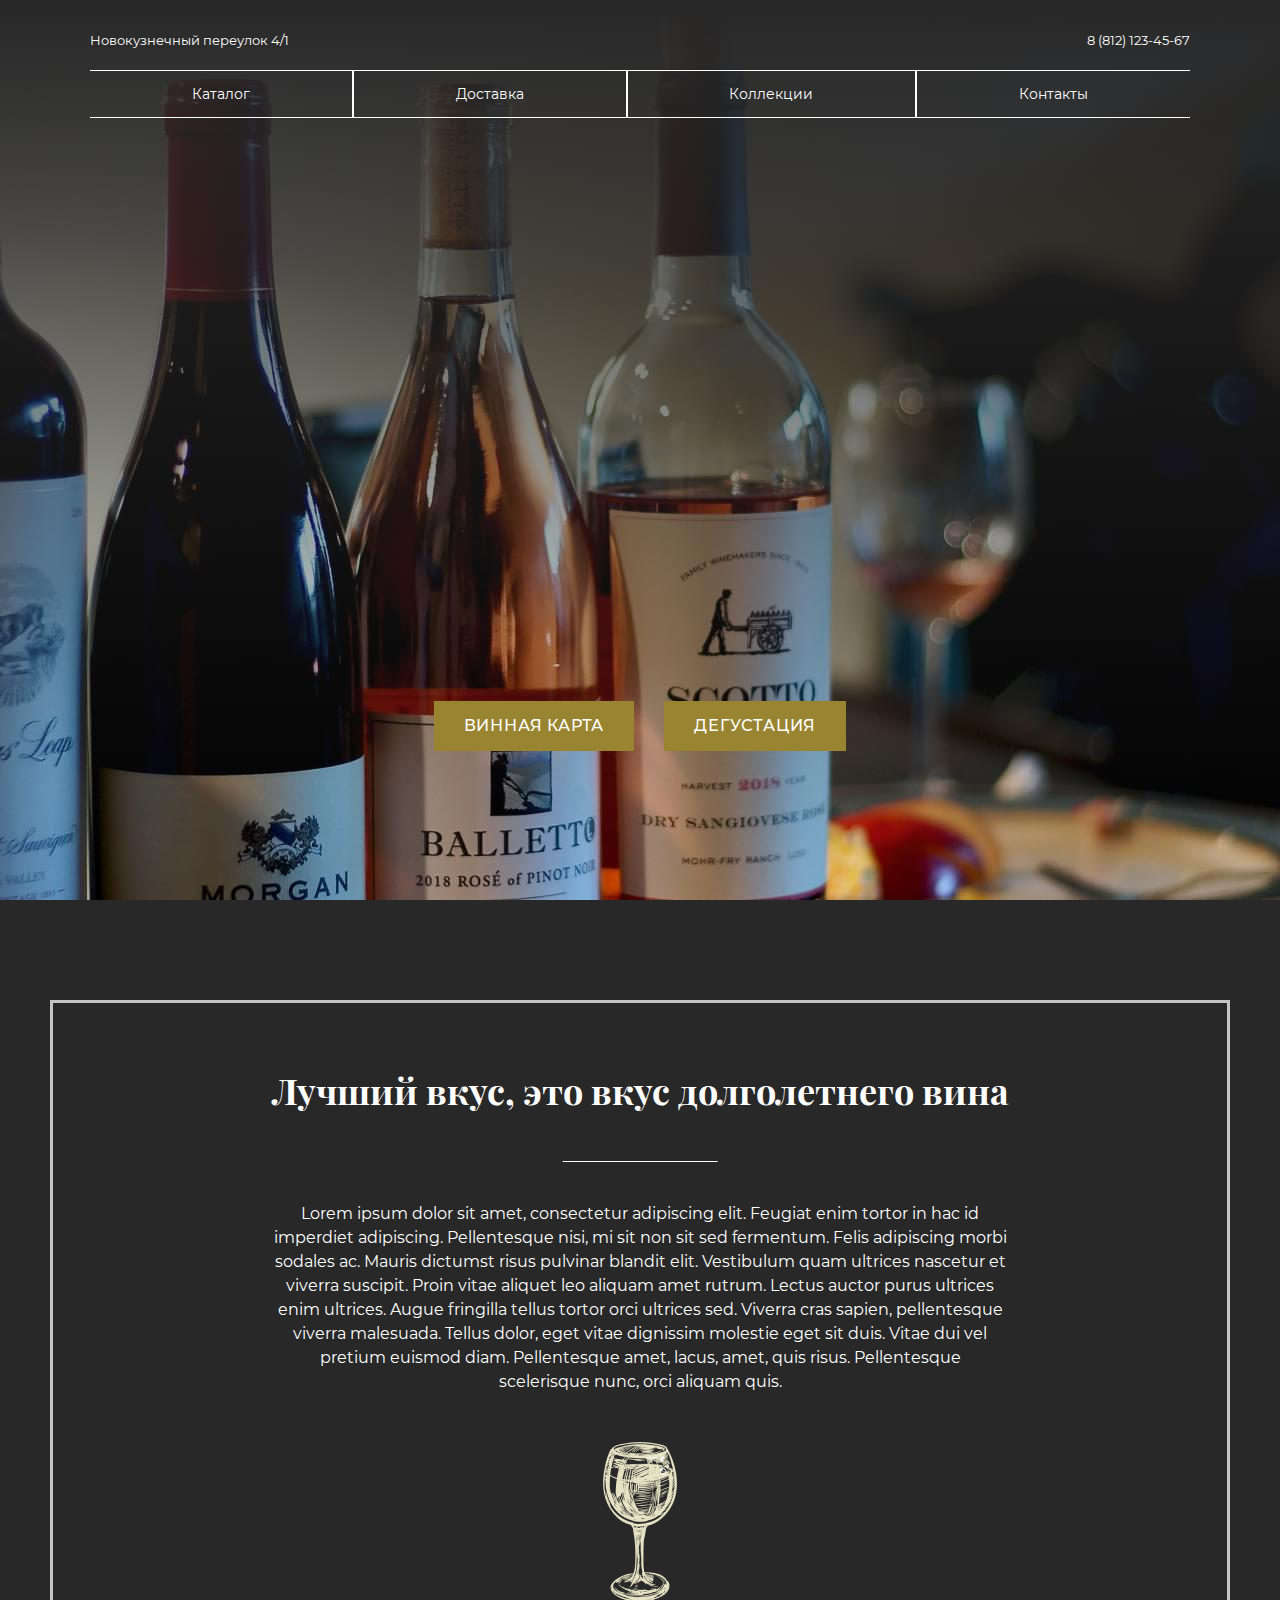
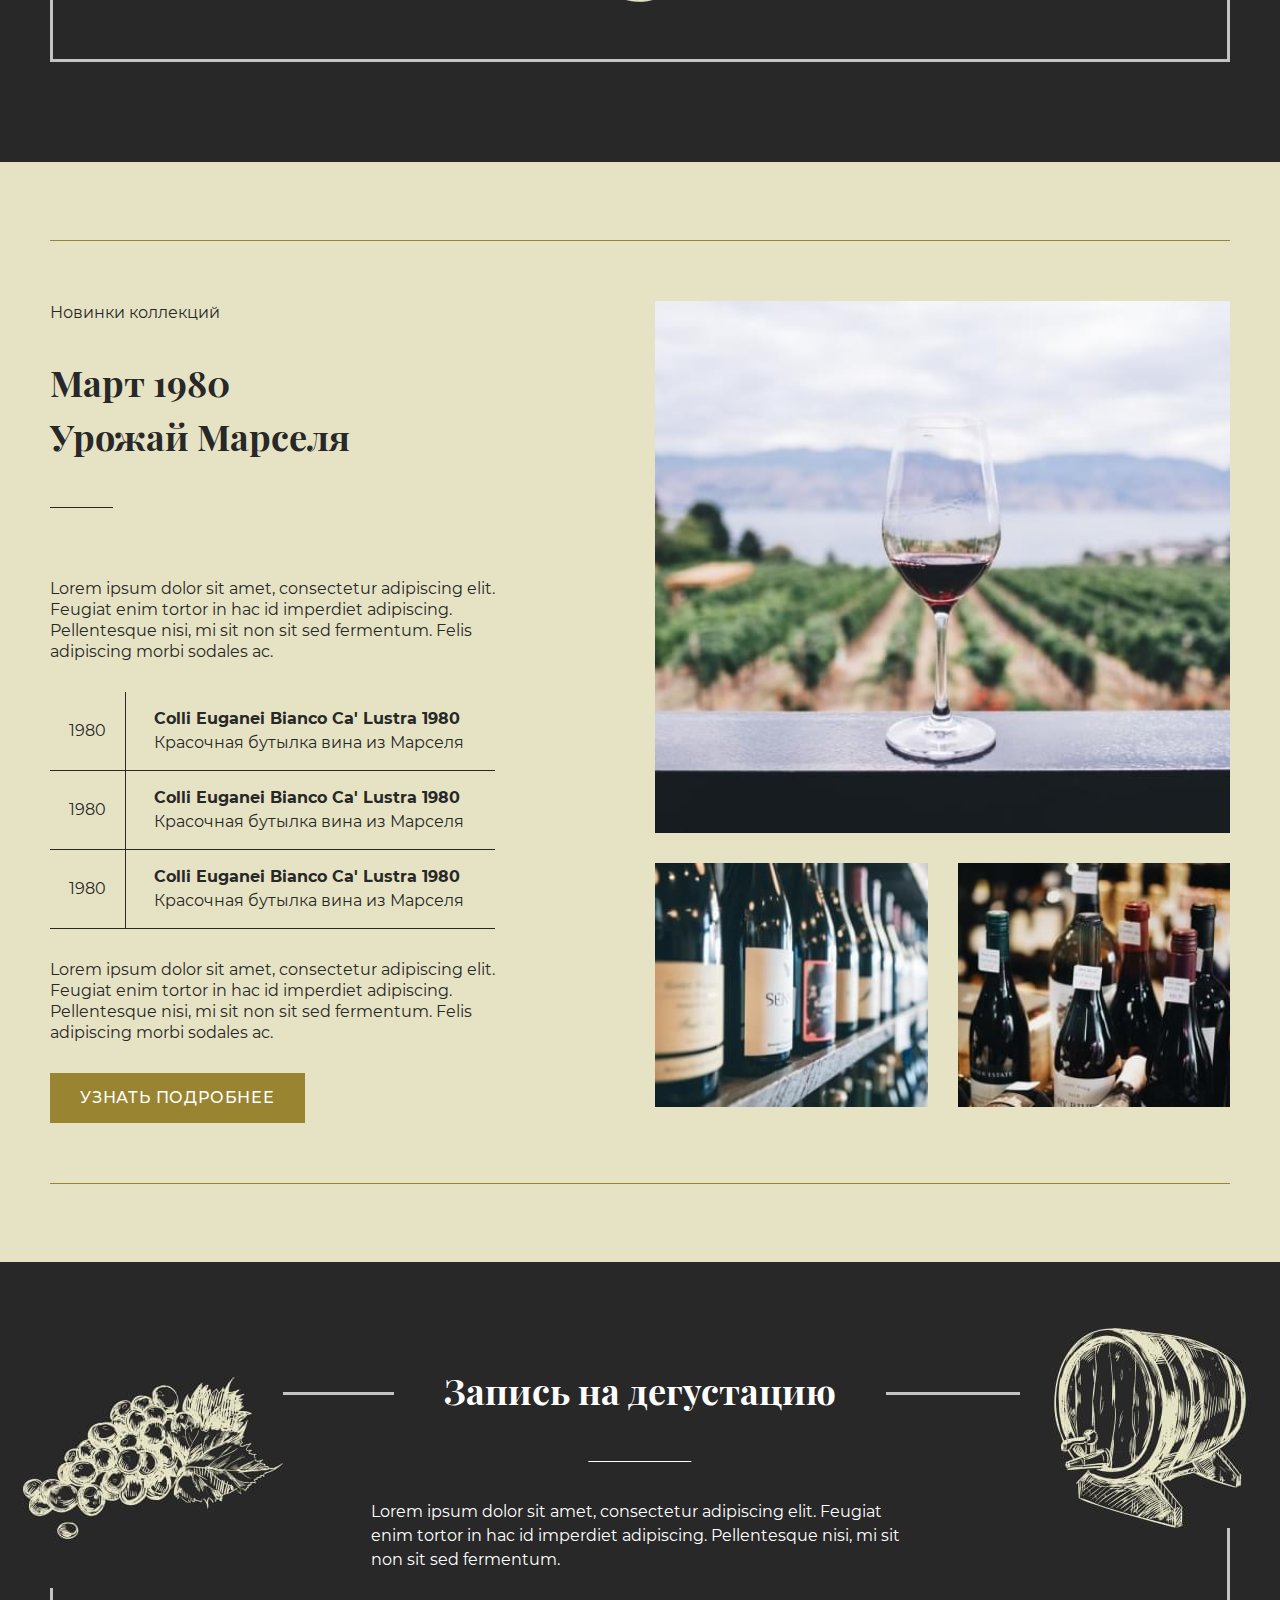
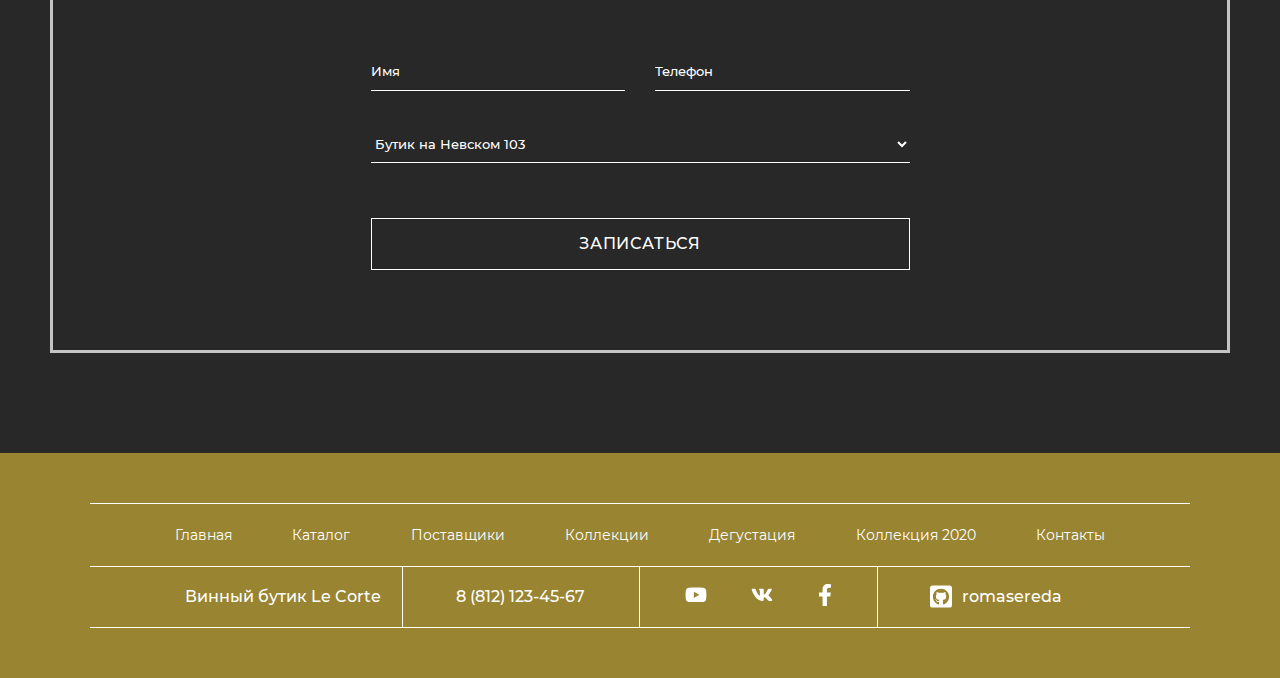
<file: La-corte/index.html>
<!DOCTYPE html>
<html lang="en">
<head>

  <meta charset="UTF-8">

  <meta name="viewport" content="width=device-width, initial-scale=1">

	<link rel="icon" sizes="64x64" href="images/dest/favicon_64.ico">
	<link rel="icon" sizes="32x32" href="images/dest/favicon_32.ico">

  <meta name="theme-color" content="#998431">

  <title>La Corte
  </title>

  <link rel="stylesheet" href="css/style.min.css">

</head>
<body>

  <header class="header">

    <nav class="navigation container">
      <div class="navigation__block-top">
        <span class="navigation__text">Новокузнечный переулок 4/1</span>
        <a href="tel:88121234567" class="navigation__tel-link">8 (812) 123-45-67</a>
      </div>
      <ul class="navigation__list">
        <li class="navigation__item"><a href="#" class="navigation__link">Каталог</a></li>
        <li class="navigation__item"><a href="#" class="navigation__link">Доставка</a></li>
        <li class="navigation__item"><a href="#" class="navigation__link">Коллекции</a></li>
        <li class="navigation__item"><a href="#" class="navigation__link">Контакты</a></li>
      </ul>
    </nav>

    <button class="hamburger hamburger--spring" type="button">
      <span class="hamburger-box">
        <span class="hamburger-inner"></span>
      </span>
    </button>

    <div class="header__wrapper-link">
      <a href="#" class="link"><span>Винная карта</span></a>
      <a href="#" class="link"><span>Дегустация</span></a>
    </div>

  </header>

  <main>

    <section class="description">
      
      <div class="description__wrapper container">
        <h2 class="title description__title">Лучший вкус, это вкус долголетнего вина</h2>
        <p class="paragraph description__paragraph">Lorem ipsum dolor sit amet, consectetur adipiscing elit. Feugiat enim tortor in hac id imperdiet adipiscing. Pellentesque nisi, mi sit non sit sed fermentum. Felis adipiscing morbi sodales ac. Mauris dictumst risus pulvinar blandit elit. Vestibulum quam ultrices nascetur et viverra suscipit. Proin vitae aliquet leo aliquam amet rutrum. Lectus auctor purus ultrices enim ultrices. Augue fringilla tellus tortor orci ultrices sed. Viverra cras sapien, pellentesque viverra malesuada. Tellus dolor, eget vitae dignissim molestie eget sit duis. Vitae dui vel pretium euismod diam. Pellentesque amet, lacus, amet, quis risus. Pellentesque scelerisque nunc, orci aliquam quis.</p>
      </div>

    </section>

    <section class="collection">

      <div class="collection__wrapper container">

        <div class="collection__block-text">
          <span class="collection__subtitle">Новинки коллекций</span>
          <h2 class="title title--collection">Март 1980<br>Урожай Марселя</h2>
          <p class="paragraph collection__paragraph">Lorem ipsum dolor sit amet, consectetur adipiscing elit. Feugiat enim tortor in hac id imperdiet adipiscing. Pellentesque nisi, mi sit non sit sed fermentum. Felis adipiscing morbi sodales ac.</p>
          <table class="collection__table">
            <tr>
              <td class="collection__year">1980</td>
              <td class="collection__name-wrapper">
                <b class="collection__name">Colli Euganei Bianco Ca' Lustra 1980</b>
                <span class="collection__text">Красочная бутылка вина из Марселя</span>
              </td>
            </tr>
            <tr>
              <td class="collection__year">1980</td>
              <td class="collection__name-wrapper">
                <b class="collection__name">Colli Euganei Bianco Ca' Lustra 1980</b>
                <span class="collection__text">Красочная бутылка вина из Марселя</span>
              </td>
            </tr>
            <tr>
              <td class="collection__year">1980</td>
              <td class="collection__name-wrapper">
                <b class="collection__name">Colli Euganei Bianco Ca' Lustra 1980</b>
                <span class="collection__text">Красочная бутылка вина из Марселя</span>
              </td>
            </tr>
          </table>
          <p class="paragraph collection__paragraph">Lorem ipsum dolor sit amet, consectetur adipiscing elit. Feugiat enim tortor in hac id imperdiet adipiscing. Pellentesque nisi, mi sit non sit sed fermentum. Felis adipiscing morbi sodales ac.</p>
          <a href="#" class="link collection__link"><span>Узнать подробнее</span></a>
        </div>
      
        <div class="collection__block-image">
          <img src="images/dest/collection_big.jpg" alt="" class="collection__image collection__image--big">
          <img src="images/dest/collection_1.jpg" alt="" class="collection__image">
          <img src="images/dest/collection_2.jpg" alt="" class="collection__image">
        </div>

      </div>

    </section>

    <section class="registration">

      <div class="registration__wrapper container">

        <h2 class="title registration__title">Запись на дегустацию</h2>
        
        <div class="registration__content">
          <p class="paragraph registration__paragraph">Lorem ipsum dolor sit amet, consectetur adipiscing elit. Feugiat enim tortor in hac id imperdiet adipiscing. Pellentesque nisi, mi sit non sit sed fermentum. </p>

          <form action="#" class="form">
            <input type="text" class="form__item" placeholder="Имя">
            <input type="tel" class="form__item" placeholder="Телефон">
            <select name="score" id="score" class="form__score">
              <option value="Бутик на Невском 103">Бутик на Невском 103</option>
              <option value="Бутик на Победы 50">Бутик на Победы 50</option>
            </select>
            <button class="form__button">Записаться</button>
          </form>
        </div>

      </div>

    </section>

  </main>

  <footer class="footer">

    <div class="footer__wrapper container">

      <ul class="footer__block-top">
        <li class="footer__block-top-item"><a href="#" class="footer__link">Главная</a></li>
        <li class="footer__block-top-item"><a href="#" class="footer__link">Каталог</a></li>
        <li class="footer__block-top-item"><a href="#" class="footer__link">Поставщики</a></li>
        <li class="footer__block-top-item"><a href="#" class="footer__link">Коллекции</a></li>
        <li class="footer__block-top-item"><a href="#" class="footer__link">Дегустация</a></li>
        <li class="footer__block-top-item"><a href="#" class="footer__link">Коллекция 2020</a></li>
        <li class="footer__block-top-item"><a href="#" class="footer__link">Контакты</a></li>
      </ul>
      
      <div class="footer__block-bottom">
        <p class="footer__item">Винный бутик Le Corte</p>
        <a href="tel:88121234567" class="footer__item footer__link-tel">8 (812) 123-45-67</a>
        <ul class="footer__item social">
          <li class="social__item">
            <a href="#" class="social__link">
              <svg style="width: 22px; transform: translateY(-2px); display: block" aria-hidden="true" data-prefix="fab" data-icon="youtube" class="svg-inline--fa fa-youtube fa-w-18" xmlns="http://www.w3.org/2000/svg" viewBox="0 0 576 512"><path fill="currentColor" d="M549.65 124.08a68.62 68.62 0 00-48.28-48.6C458.78 64 288 64 288 64S117.22 64 74.63 75.49a68.62 68.62 0 00-48.28 48.6c-11.42 42.86-11.42 132.3-11.42 132.3s0 89.44 11.42 132.3c6.28 23.65 24.78 41.5 48.28 47.82C117.22 448 288 448 288 448s170.78 0 213.37-11.49c23.5-6.32 42-24.17 48.28-47.82 11.42-42.86 11.42-132.3 11.42-132.3s0-89.44-11.42-132.3zM232.15 337.6V175.2l142.73 81.2-142.73 81.2z"/></svg>
            </a>
          </li>
          <li class="social__item">
            <a href="#" class="social__link">
              <svg style="width: 22px; transform: translateY(-2px); display: block" aria-hidden="true" data-prefix="fab" data-icon="vk" class="svg-inline--fa fa-vk fa-w-18" xmlns="http://www.w3.org/2000/svg" viewBox="0 0 576 512"><path fill="currentColor" d="M545 117.7c3.7-12.5 0-21.7-17.8-21.7h-58.9c-15 0-21.9 7.9-25.6 16.7 0 0-30 73.1-72.4 120.5-13.7 13.7-20 18.1-27.5 18.1-3.7 0-9.4-4.4-9.4-16.9V117.7c0-15-4.2-21.7-16.6-21.7h-92.6c-9.4 0-15 7-15 13.5 0 14.2 21.2 17.5 23.4 57.5v86.8c0 19-3.4 22.5-10.9 22.5-20 0-68.6-73.4-97.4-157.4-5.8-16.3-11.5-22.9-26.6-22.9H38.8c-16.8 0-20.2 7.9-20.2 16.7 0 15.6 20 93.1 93.1 195.5C160.4 378.1 229 416 291.4 416c37.5 0 42.1-8.4 42.1-22.9 0-66.8-3.4-73.1 15.4-73.1 8.7 0 23.7 4.4 58.7 38.1 40 40 46.6 57.9 69 57.9h58.9c16.8 0 25.3-8.4 20.4-25-11.2-34.9-86.9-106.7-90.3-111.5-8.7-11.2-6.2-16.2 0-26.2.1-.1 72-101.3 79.4-135.6z"/></svg>
            </a>
          </li>
          <li class="social__item">
            <a href="#" class="social__link">
              <svg style="width: 14px; transform: translateY(-2px); display: block" aria-hidden="true" data-prefix="fab" data-icon="facebook-f" class="svg-inline--fa fa-facebook-f fa-w-10" xmlns="http://www.w3.org/2000/svg" viewBox="0 0 320 512"><path fill="currentColor" d="M279.14 288l14.22-92.66h-88.91v-60.13c0-25.35 12.42-50.06 52.24-50.06h40.42V6.26S260.43 0 225.36 0c-73.22 0-121.08 44.38-121.08 124.72v70.62H22.89V288h81.39v224h100.17V288z"/></svg>
            </a>
          </li>
        </ul>
        <a href="https://github.com/romasereda" class="footer__item author">
          <svg style="width: 22px; display: block; margin-right: 10px" aria-hidden="true" data-prefix="fab" data-icon="github-square" class="svg-inline--fa fa-github-square fa-w-14" xmlns="http://www.w3.org/2000/svg" viewBox="0 0 448 512"><path fill="currentColor" d="M400 32H48C21.5 32 0 53.5 0 80v352c0 26.5 21.5 48 48 48h352c26.5 0 48-21.5 48-48V80c0-26.5-21.5-48-48-48zM277.3 415.7c-8.4 1.5-11.5-3.7-11.5-8 0-5.4.2-33 .2-55.3 0-15.6-5.2-25.5-11.3-30.7 37-4.1 76-9.2 76-73.1 0-18.2-6.5-27.3-17.1-39 1.7-4.3 7.4-22-1.7-45-13.9-4.3-45.7 17.9-45.7 17.9-13.2-3.7-27.5-5.6-41.6-5.6-14.1 0-28.4 1.9-41.6 5.6 0 0-31.8-22.2-45.7-17.9-9.1 22.9-3.5 40.6-1.7 45-10.6 11.7-15.6 20.8-15.6 39 0 63.6 37.3 69 74.3 73.1-4.8 4.3-9.1 11.7-10.6 22.3-9.5 4.3-33.8 11.7-48.3-13.9-9.1-15.8-25.5-17.1-25.5-17.1-16.2-.2-1.1 10.2-1.1 10.2 10.8 5 18.4 24.2 18.4 24.2 9.7 29.7 56.1 19.7 56.1 19.7 0 13.9.2 36.5.2 40.6 0 4.3-3 9.5-11.5 8-66-22.1-112.2-84.9-112.2-158.3 0-91.8 70.2-161.5 162-161.5S388 165.6 388 257.4c.1 73.4-44.7 136.3-110.7 158.3zm-98.1-61.1c-1.9.4-3.7-.4-3.9-1.7-.2-1.5 1.1-2.8 3-3.2 1.9-.2 3.7.6 3.9 1.9.3 1.3-1 2.6-3 3zm-9.5-.9c0 1.3-1.5 2.4-3.5 2.4-2.2.2-3.7-.9-3.7-2.4 0-1.3 1.5-2.4 3.5-2.4 1.9-.2 3.7.9 3.7 2.4zm-13.7-1.1c-.4 1.3-2.4 1.9-4.1 1.3-1.9-.4-3.2-1.9-2.8-3.2.4-1.3 2.4-1.9 4.1-1.5 2 .6 3.3 2.1 2.8 3.4zm-12.3-5.4c-.9 1.1-2.8.9-4.3-.6-1.5-1.3-1.9-3.2-.9-4.1.9-1.1 2.8-.9 4.3.6 1.3 1.3 1.8 3.3.9 4.1zm-9.1-9.1c-.9.6-2.6 0-3.7-1.5s-1.1-3.2 0-3.9c1.1-.9 2.8-.2 3.7 1.3 1.1 1.5 1.1 3.3 0 4.1zm-6.5-9.7c-.9.9-2.4.4-3.5-.6-1.1-1.3-1.3-2.8-.4-3.5.9-.9 2.4-.4 3.5.6 1.1 1.3 1.3 2.8.4 3.5zm-6.7-7.4c-.4.9-1.7 1.1-2.8.4-1.3-.6-1.9-1.7-1.5-2.6.4-.6 1.5-.9 2.8-.4 1.3.7 1.9 1.8 1.5 2.6z"/></svg>
          romasereda
        </a>
      </div>

    </div>

  </footer>

  <script src="js/script.min.js"></script>

</body>
</html>
</file>
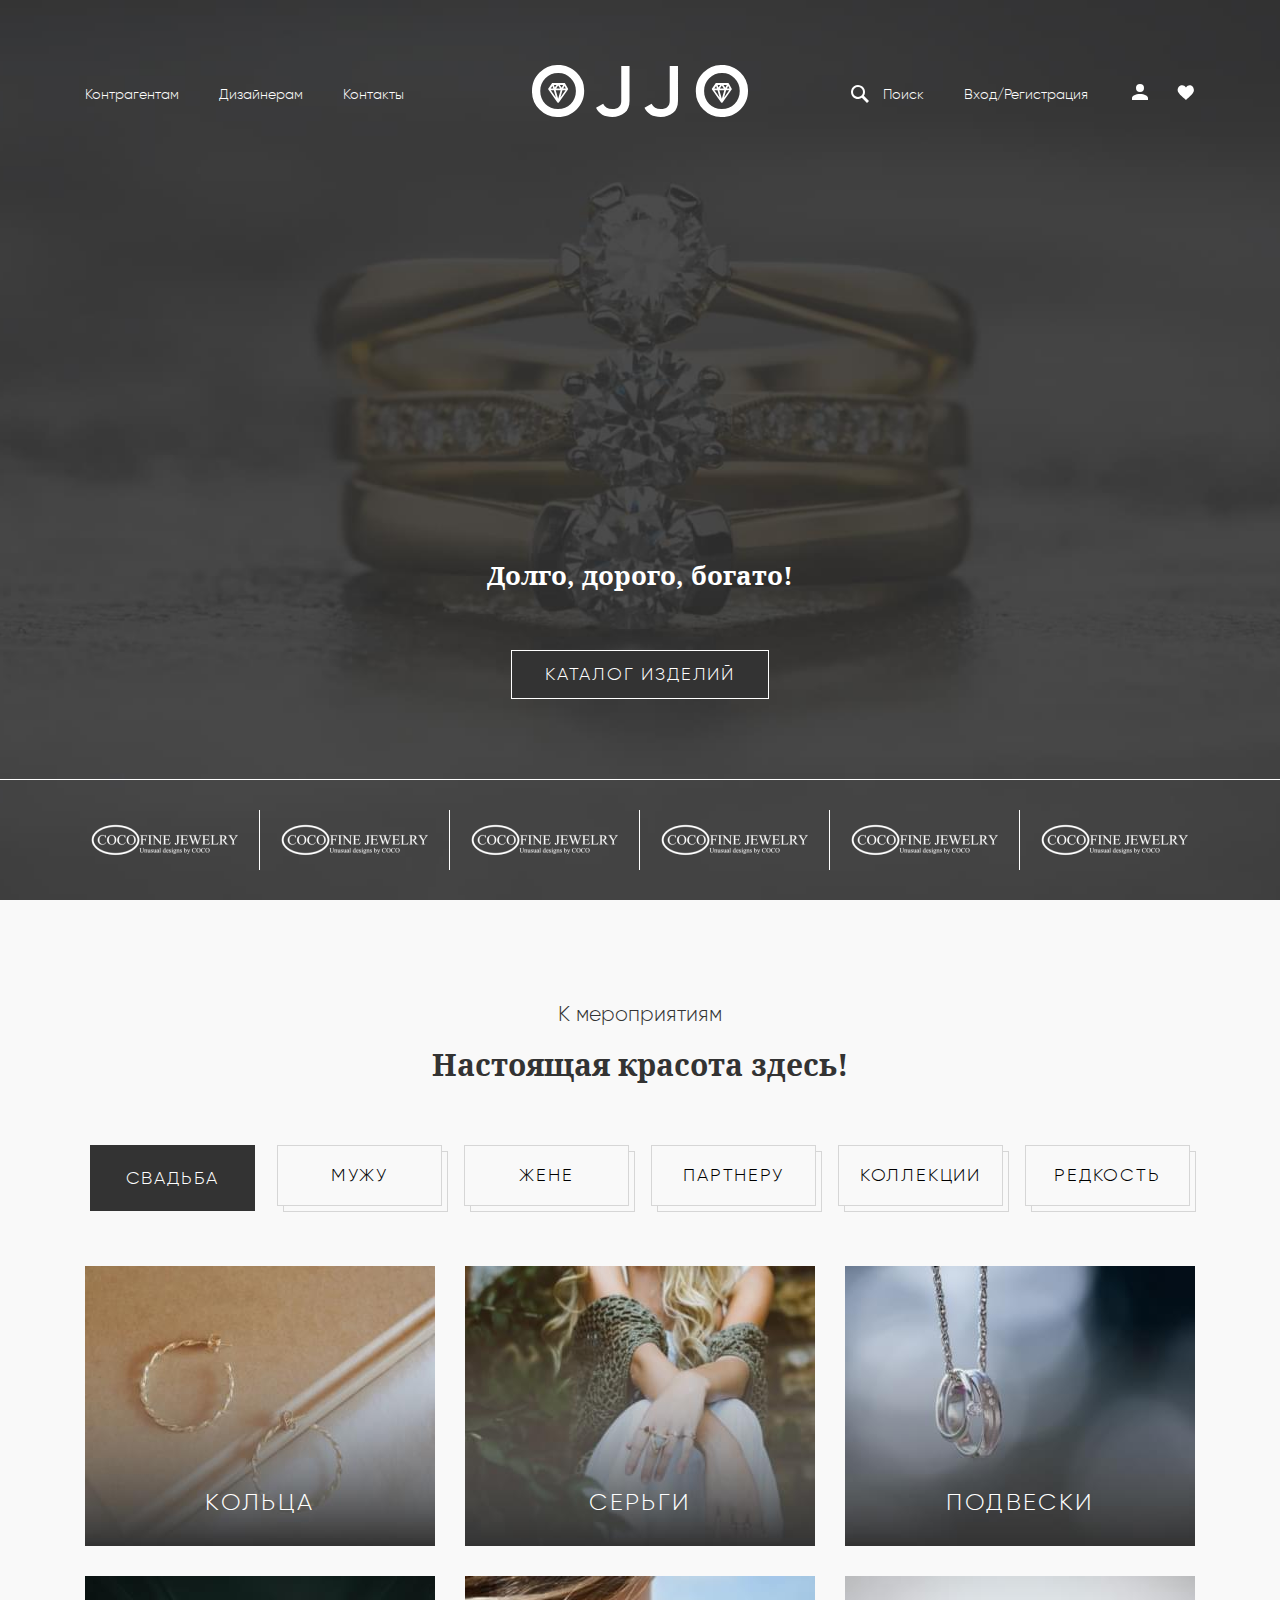
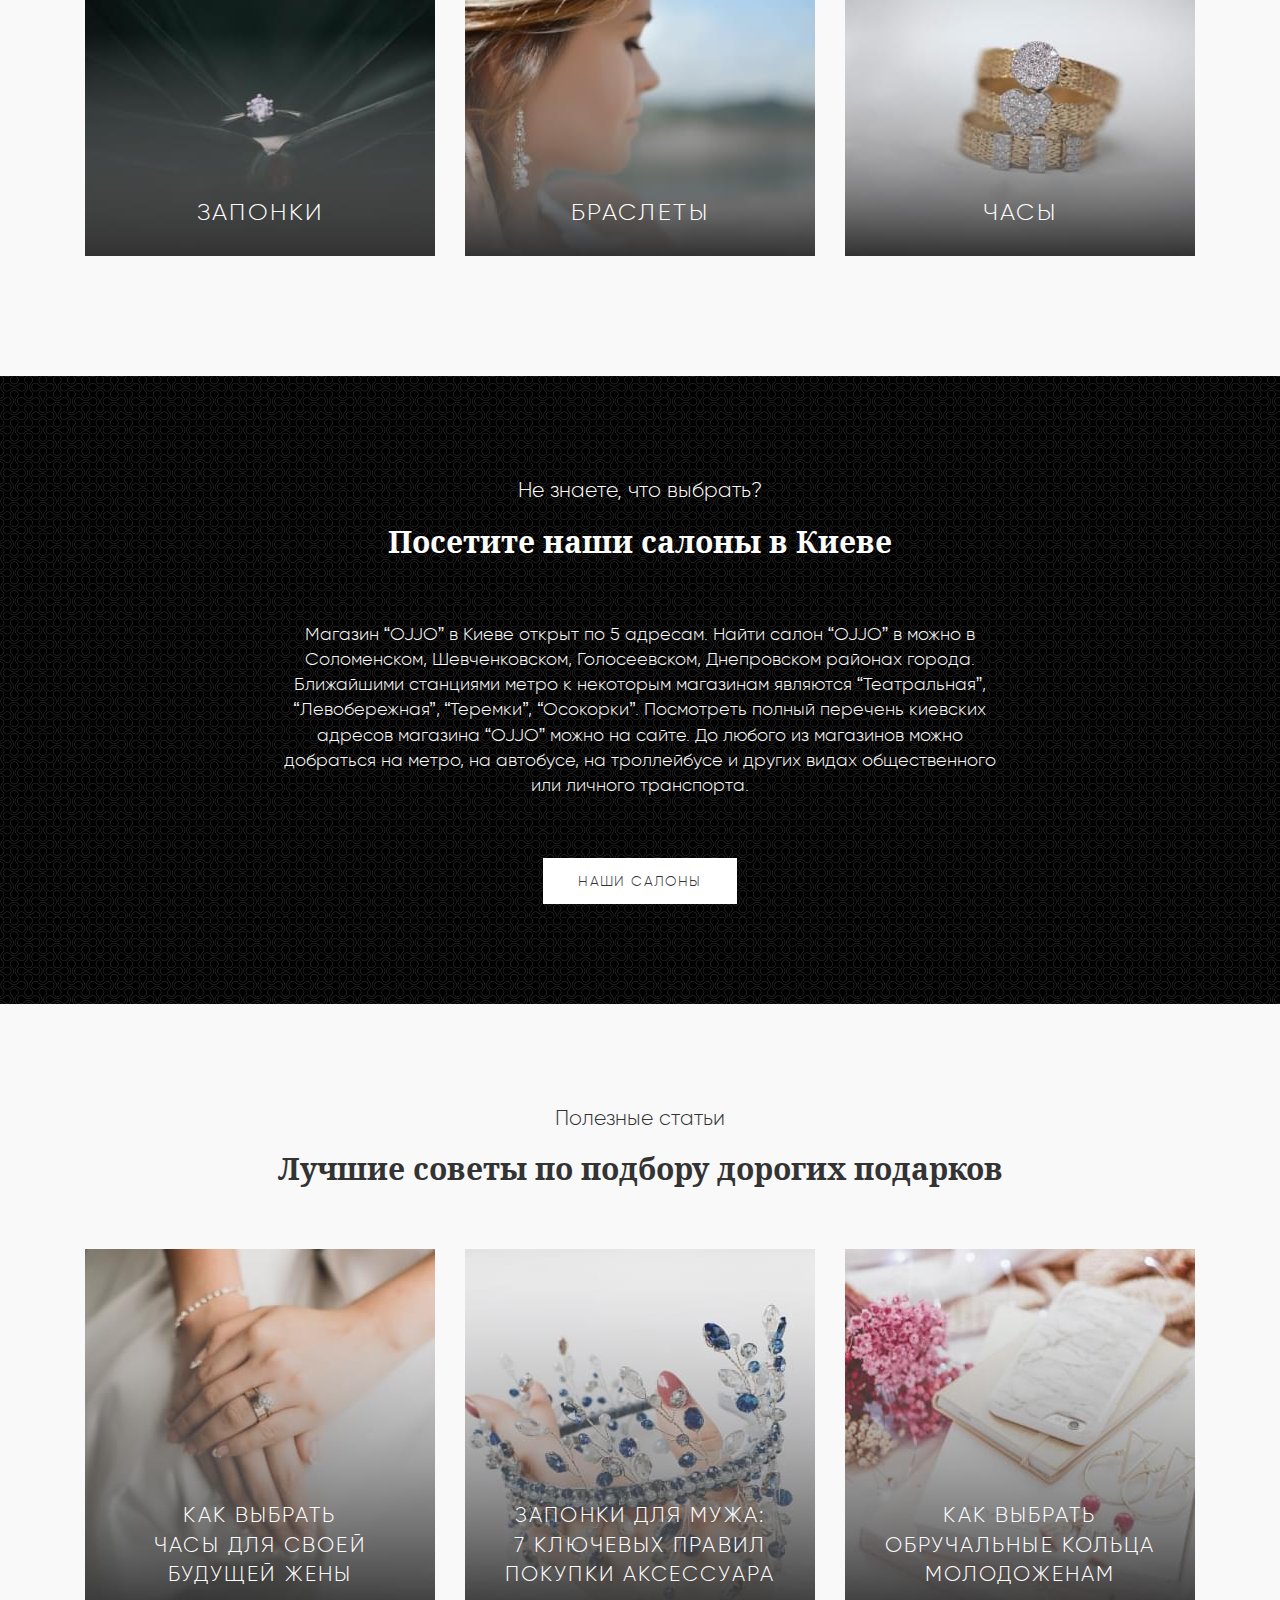
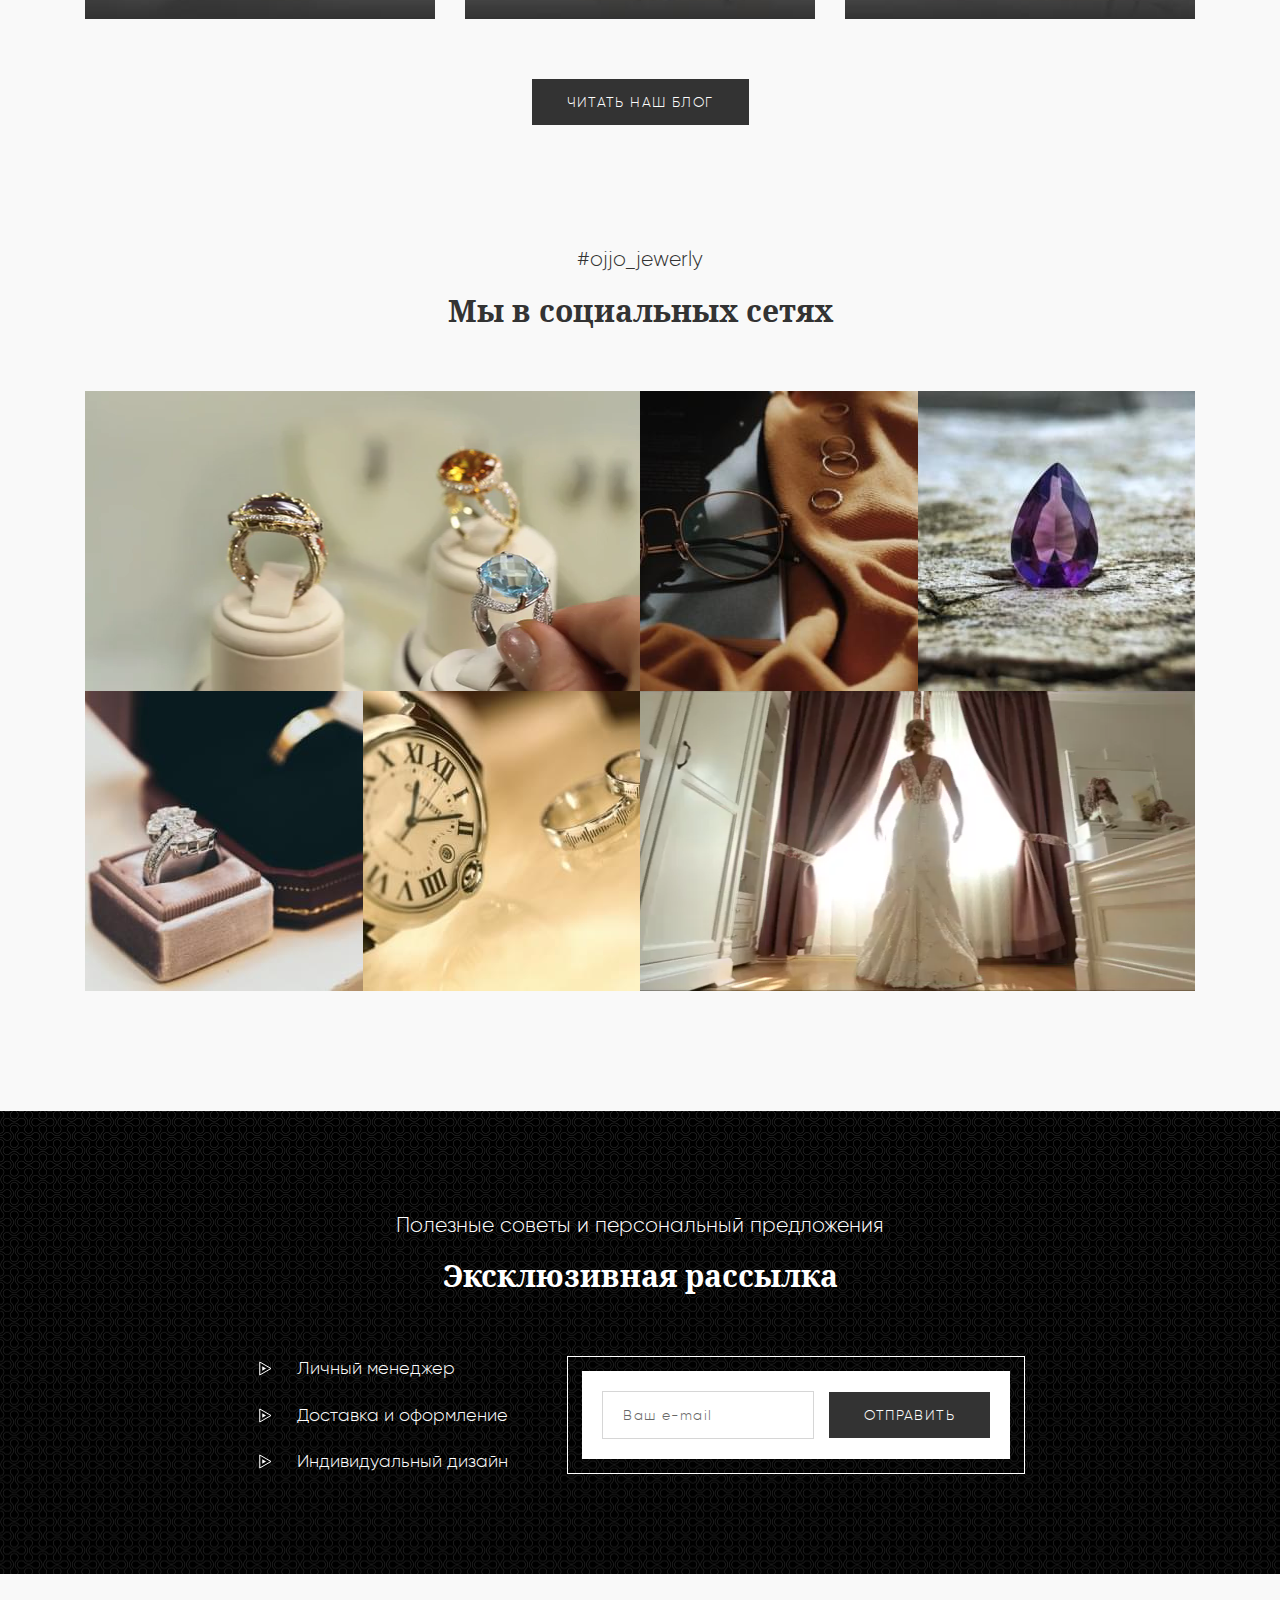
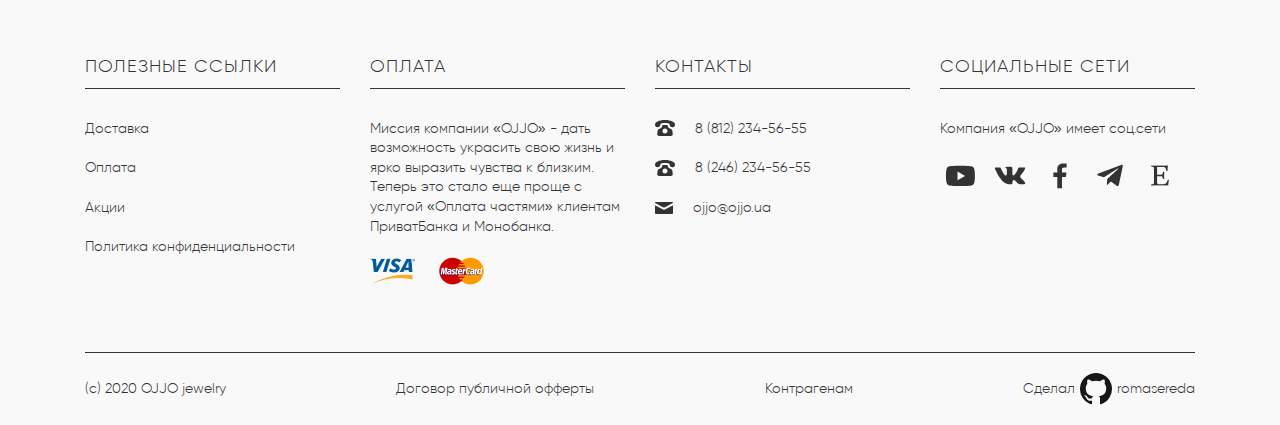
<file: OJJO/index.html>
<!DOCTYPE html>
<html lang="ru">
<head>
  <meta charset="UTF-8">

  <meta name="viewport" content="width=device-width, initial-scale=1">

  <link rel="icon" href="images/dest/favicon.ico">

  <meta name="theme-color" content="#333333">

  <title>Главная страница</title>

  <link rel="stylesheet" href="css/style.min.css">
</head>
<body>

  <header class="header  header--index">

    <nav class="navigation container">

      <ul class="navigation__list">
        <li class="navigation__item">
          <a href="#" class="navigation__link">Контрагентам</a>
        </li>
        <li class="navigation__item">
          <a href="#" class="navigation__link">Дизайнерам</a>
        </li>
        <li class="navigation__item">
          <a href="contacts.html" class="navigation__link">Контакты</a>
        </li>
      </ul>

      <a class="logo logo--disabled">
        <svg width="216" height="52" fill="none" xmlns="http://www.w3.org/2000/svg"><path d="M44.55 44.48C39.52 49.49 33.36 52 26.08 52a25.4 25.4 0 01-18.54-7.52A25.23 25.23 0 010 26c0-7.26 2.51-13.4 7.54-18.4A25.27 25.27 0 0126.08 0c7.28 0 13.44 2.53 18.47 7.6A24.88 24.88 0 0152.17 26c0 7.26-2.54 13.42-7.62 18.48zm-31.19-5.59a17.44 17.44 0 0012.72 5.09c5.03 0 9.25-1.7 12.65-5.09 3.45-3.44 5.17-7.73 5.17-12.89s-1.72-9.43-5.17-12.82a17.08 17.08 0 00-12.65-5.16c-5.03 0-9.27 1.72-12.72 5.16-3.4 3.39-5.1 7.66-5.1 12.82s1.7 9.45 5.1 12.9zM80.2 52c-7.8 0-13.2-3.06-16.16-9.17l7.11-4.15c1.63 3.53 4.67 5.3 9.13 5.3 2.87 0 5.07-.7 6.6-2.08 1.59-1.43 2.38-3.44 2.38-6.02V.93h8.26v34.95c0 5.16-1.63 9.15-4.88 11.97C89.38 50.62 85.24 52 80.2 52zM128.66 52c-7.8 0-13.2-3.06-16.16-9.17l7.11-4.15c1.63 3.53 4.67 5.3 9.13 5.3 2.87 0 5.07-.7 6.6-2.08 1.59-1.43 2.38-3.44 2.38-6.02V.93h8.26v34.95c0 5.16-1.63 9.15-4.88 11.97-3.26 2.77-7.4 4.15-12.44 4.15zM208.38 44.48C203.35 49.49 197.2 52 189.92 52a25.4 25.4 0 01-18.54-7.52A25.23 25.23 0 01163.83 26c0-7.26 2.52-13.4 7.55-18.4A25.27 25.27 0 01189.92 0c7.28 0 13.43 2.53 18.46 7.6A24.87 24.87 0 01216 26c0 7.26-2.54 13.42-7.62 18.48zm-31.18-5.59a17.44 17.44 0 0012.72 5.09c5.03 0 9.24-1.7 12.64-5.09 3.45-3.44 5.18-7.73 5.18-12.89s-1.73-9.43-5.18-12.82a17.08 17.08 0 00-12.64-5.16c-5.03 0-9.27 1.72-12.72 5.16-3.4 3.39-5.1 7.66-5.1 12.82s1.7 9.45 5.1 12.9z" fill="#fff"/><path d="M36.13 23.93v-.05a.7.7 0 00-.06-.19l-2.95-5.27s-.37-.51-.46-.51H20.13l-3.77 5.6-.05.06v.02a.97.97 0 00-.08.18l-.02.05a.9.9 0 000 .5l.03.05c.02.07.05.13.08.18l9.12 12.85.02.03c.04.07.1.13.17.18l.05.04c.05.04.1.06.19.1l.05.02.24.03c.08 0 .15 0 .25-.04l.07-.02a.87.87 0 00.18-.1l.04-.03a.76.76 0 00.15-.16l9.13-12.87a.96.96 0 00.15-.4v-.07l.01-.05v-.13zm-4.9-.34l1.3-2.62 1.3 2.62h-2.6zm-.77 1.55h3.08l-5.14 7.24 2.06-7.24zm-.76-2.33l-1.88-2.84h3.28l-1.4 2.84zm-6.01 2.33h4.95l-2.48 8.72-2.47-8.72zm.49-1.55l1.98-3 1.98 3h-3.96zm-1.4-1.02l-.86-2.6h2.58l-1.72 2.6zm1.14 9.81l-5.14-7.24h3.08l2.06 7.24zM20.44 21l.86 2.6h-2.58l1.72-2.6zM199.8 23.93v-.05a.7.7 0 00-.07-.19l-2.94-5.27s-.37-.51-.46-.51h-12.54l-3.76 5.6-.05.06v.02a.96.96 0 00-.08.18l-.02.05a.9.9 0 000 .5l.03.05c.02.07.05.13.08.18l9.12 12.85.01.03c.05.07.1.13.18.18l.05.04c.05.04.1.06.19.1l.05.02.24.03c.08 0 .15 0 .25-.04l.06-.02a.9.9 0 00.18-.1l.05-.03a.76.76 0 00.15-.16l9.13-12.87a.96.96 0 00.15-.4v-.07l.01-.05-.01-.13zm-4.9-.34l1.3-2.62 1.3 2.62h-2.6zm-.77 1.55h3.08l-5.14 7.24 2.06-7.24zm-.76-2.33l-1.88-2.84h3.28l-1.4 2.84zm-6.01 2.33h4.94l-2.47 8.72-2.47-8.72zm.49-1.55l1.98-3 1.98 3h-3.96zm-1.4-1.02l-.86-2.6h2.58l-1.72 2.6zm1.14 9.81l-5.14-7.24h3.08l2.06 7.24zM184.1 21l.86 2.6h-2.58l1.72-2.6z" fill="#fff"/></svg>
      </a>

      <ul class="navigation__list navigation__list--right">
        <li class="navigation__item">
          <a href="#" class="search-button-show navigation__link navigation__link--padding navigation__link--margin-0">
            <svg class="navigation__icon navigation__icon--pos-absolute" width="24" height="24" fill="none" xmlns="http://www.w3.org/2000/svg"><path d="M21 19l-5.15-5.15a7 7 0 10-2 2L19 21l2-2zM5 10a5 5 0 1110.01.01A5 5 0 015 10z" fill="#fff"/></svg>
            Поиск
          </a>
        </li>
        <li class="navigation__item">
          <a href="#" class="login-button-show navigation__link navigation__link--margin-left">Вход/Регистрация</a>
        </li>
        <li class="navigation__item">
          <a href="#" class="navigation__link navigation__link--margin-25">
            <svg class="navigation__icon" width="24" height="24" fill="none" xmlns="http://www.w3.org/2000/svg"><path d="M12 4a4 4 0 110 8 4 4 0 010-8zm0 10c4.42 0 8 1.79 8 4v2H4v-2c0-2.21 3.58-4 8-4z" fill="#fff"/></svg>
          </a>
        </li>
        <li class="navigation__item">
          <a href="#" class="navigation__link navigation__link--margin-0">
            <svg class="navigation__icon" width="18" height="18" fill="none" xmlns="http://www.w3.org/2000/svg"><path d="M8.97 4.6C6.22.34.64 2.66.64 7.3c0 3.48 7.65 8.92 8.33 9.63.7-.7 7.96-6.15 7.96-9.64 0-4.6-5.2-6.95-7.96-2.7z" fill="#fff"/></svg>
          </a>
        </li>
      </ul>

      <div class="hamburgers hamburgers-show">
        <div class="hamburgers__line hamburgers__line--top"></div>
        <div class="hamburgers__line hamburgers__line--center"></div>
        <div class="hamburgers__line hamburgers__line--bottom"></div>
      </div>

    </nav>
    
    <div class="header-content">

      <h1 class="header-content__title container">Долго, дорого, богато!</h1>

      <a href="catalog.html" class="button button--header">каталог изделий</a>

      <div class="firms">
        <ul class="firms__list container">
          <li class="firms__item">
            <img src="images/dest/firms_1.png" alt="логотип компании Coco Fine Jewelry" class="firms__image">
          </li>
          <li class="firms__item">
            <img src="images/dest/firms_1.png" alt="логотип компании Coco Fine Jewelry" class="firms__image">
          </li>
          <li class="firms__item">
            <img src="images/dest/firms_1.png" alt="логотип компании Coco Fine Jewelry" class="firms__image">
          </li>
          <li class="firms__item">
            <img src="images/dest/firms_1.png" alt="логотип компании Coco Fine Jewelry" class="firms__image">
          </li>
          <li class="firms__item">
            <img src="images/dest/firms_1.png" alt="логотип компании Coco Fine Jewelry" class="firms__image">
          </li>
          <li class="firms__item firms__item--margin-0">
            <img src="images/dest/firms_1.png" alt="логотип компании Coco Fine Jewelry" class="firms__image">
          </li>
        </ul>
      </div>
    
    </div>

    <div class="header__background"></div>

  </header>

  <main>

    <section class="section">

      <h2 class="section__title">
        <span class="section__subtitle">К мероприятиям</span>
        Настоящая красота здесь!
      </h2>

        <ul class="tabs">
          <li class="tabs__item">
            <button class="tab tab--disabled" data-group="data-wedding" tabindex="-1">Свадьба</button>
            <div class="tab__block"></div>
          </li>
          <li class="tabs__item">
            <button class="tab" data-group="data-husband">Мужу</button>
            <div class="tab__block"></div>
          </li>
          <li class="tabs__item">
            <button class="tab" data-group="data-wife">Жене</button>
            <div class="tab__block"></div>
          </li>
          <li class="tabs__item">
            <button class="tab" data-group="data-partner">Партнеру</button>
            <div class="tab__block"></div>
          </li>
          <li class="tabs__item">
            <button class="tab" data-group="data-сollections">Коллекции</button>
            <div class="tab__block"></div>
          </li>
          <li class="tabs__item">
            <button class="tab" data-group="data-rarity">Редкость</button>
            <div class="tab__block"></div>
          </li>
        </ul>

        <ul class="groups container">
          <li class="groups__item groups__item--tab" data-wedding data-husband data-wife data-partner>
            <a href="#" class="groups__link">
              <span class="groups__text">Кольца</span>
              <div class="groups__block-bg groups__block-bg--1"></div>
            </a>
          </li>
          <li class="groups__item groups__item--tab" data-wedding data-wife data-partner data-сollections>
            <a href="#" class="groups__link">
              <span class="groups__text">Cерьги</span>
              <div class="groups__block-bg groups__block-bg--2"></div>
            </a>
          </li>
          <li class="groups__item groups__item--tab" data-wedding data-wife data-partner>
            <a href="#" class="groups__link">
              <span class="groups__text">Подвески</span>
              <div class="groups__block-bg groups__block-bg--3"></div>
            </a>
          </li>
          <li class="groups__item groups__item--tab" data-wedding data-wife data-сollections data-rarity>
            <a href="#" class="groups__link">
              <span class="groups__text">Запонки</span>
              <div class="groups__block-bg groups__block-bg--4"></div>
            </a>
          </li>
          <li class="groups__item groups__item--tab" data-wedding data-wife data-сollections>
            <a href="#" class="groups__link">
              <span class="groups__text">Браслеты</span>
              <div class="groups__block-bg groups__block-bg--5"></div>
            </a>
          </li>
          <li class="groups__item groups__item--tab" data-wedding data-husband data-wife>
            <a href="#" class="groups__link">
              <span class="groups__text">Часы</span>
              <div class="groups__block-bg groups__block-bg--6"></div>
            </a>
          </li>
          <li class="groups__item groups__item--tab" data-wife data-rarity>
            <a href="#" class="groups__link">
              <span class="groups__text">Кулоны</span>
              <div class="groups__block-bg groups__block-bg--7"></div>
            </a>
          </li>
          <li class="groups__item groups__item--tab" data-wife data-rarity>
            <a href="#" class="groups__link">
              <span class="groups__text">Колье</span>
              <div class="groups__block-bg groups__block-bg--8"></div>
            </a>
          </li>
          <li class="groups__item groups__item--tab" data-husband data-сollections>
            <a href="#" class="groups__link">
              <span class="groups__text">Запонки для мужчин</span>
              <div class="groups__block-bg groups__block-bg--9"></div>
            </a>
          </li>
          <li class="groups__item groups__item--tab" data-wife data-rarity>
            <a href="#" class="groups__link">
              <span class="groups__text">Броши</span>
              <div class="groups__block-bg groups__block-bg--10"></div>
            </a>
          </li>
          <li class="groups__item groups__item--tab" data-husband data-сollections>
            <a href="#" class="groups__link">
              <span class="groups__text">Зажимы для галстуков</span>
              <div class="groups__block-bg groups__block-bg--11"></div>
            </a>
          </li>
        </ul>

    </section>

    <section class="section section--bg-black">

      <h2 class="section__title">
        <span class="section__subtitle">Не знаете, что выбрать?</span>
        Посетите наши салоны в Киеве
      </h2>

      <p class="section__text">
        Магазин “OJJO” в Киеве открыт по 5 адресам. Найти салон “OJJO” в можно в Соломенском, Шевченковском, Голосеевском, Днепровском районах города. Ближайшими станциями метро к некоторым магазинам являются “Театральная”, “Левобережная”, “Теремки”, “Осокорки”. Посмотреть полный перечень киевских адресов магазина “OJJO” можно на сайте. До любого из магазинов можно добраться на метро, на автобусе, на троллейбусе и других видах общественного или личного транспорта.
      </p>

      <a href="#" class="button button--white">наши салоны</a>

    </section>

    <section class="section">

      <h2 class="section__title">
        <span class="section__subtitle">Полезные статьи</span>
        Лучшие советы по подбору дорогих подарков
      </h2>

      <ul class="groups groups--big groups--margin60 container">
        <li class="groups__item">
          <a href="#" class="groups__link groups__link--big">
            <span class="groups__text groups__text--small">Как выбрать<br>часы для своей<br>будущей жены</span>
            <div class="groups__block-bg groups__block-big--1"></div>
          </a>
        </li>
        <li class="groups__item">
          <a href="#" class="groups__link groups__link--big">
            <span class="groups__text groups__text--small">Запонки для мужа:<br>7 ключевых правил<br>покупки аксессуара</span>
            <div class="groups__block-bg groups__block-big--2"></div>
          </a>
        </li>
        <li class="groups__item">
          <a href="#" class="groups__link groups__link--big">
            <span class="groups__text groups__text--small">Как выбрать<br>обручальные кольца<br>молодоженам</span>
            <div class="groups__block-bg groups__block-big--3"></div>
          </a>
        </li>
      </ul>

      <a href="" class="button">читать наш блог</a>

    </section>

    <section class="section">

      <h2 class="section__title">
        <span class="section__subtitle">#ojjo_jewerly</span>
        Мы в социальных сетях
      </h2>

      <div class="visual-content container">
        <div class="visual-content__block visual-content__block--big">
          <video src="video/video_1.m4v" class="visual-content__video" autoplay muted loop></video>
        </div>
        <div class="visual-content__block">
          <img src="images/dest/visual_content_1.jpg" alt="рядом с очками лежат драгоценности" class="visual-content__image">
        </div>
        <div class="visual-content__block">
          <img src="images/dest/visual_content_2.jpg" alt="фиолетовый драгоценный камень" class="visual-content__image">
        </div>
        <div class="visual-content__block">
          <img src="images/dest/visual_content_3.jpg" alt="в открытых коробочках лежат два кольца" class="visual-content__image">
        </div>
        <div class="visual-content__block">
          <img src="images/dest/visual_content_4.jpg" alt="наручные часы лежат вместе с двумя золотыми кольцами" class="visual-content__image">
        </div>
        <div class="visual-content__block visual-content__block--big visual-content__block--position">
          <video src="video/video_2.m4v" class="visual-content__video" autoplay muted loop></video>
        </div>
      </div>

    </section>

    <section class="section section--bg-black">

      <h2 class="section__title">
        <span class="section__subtitle">Полезные советы и персональный предложения</span>
        Эксклюзивная рассылка
      </h2>

      <form class="mailing" action="#">

        <ul class="mailing__list">
          <li class="mailing__item">
            <input class="mailing__checkbox" id="mailing-manager" type="checkbox" name="mailing-manager">
            <label for="mailing-manager" class="mailing__text">
              <svg class="mailing__svg" width="17" height="17" fill="none" xmlns="http://www.w3.org/2000/svg"><path d="M11 8.5l-3.75 2.17V6.33L11 8.5z" fill="#fff"/><path d="M4.75 2L16 8.5 4.75 15V2z" stroke="#fff"/></svg>
              Личный менеджер
            </label>
          </li>
          <li class="mailing__item">
            <input class="mailing__checkbox" id="mailing-delivery" type="checkbox" name="mailing-delivery">
            <label for="mailing-delivery" class="mailing__text">
              <svg class="mailing__svg" width="17" height="17" fill="none" xmlns="http://www.w3.org/2000/svg"><path d="M11 8.5l-3.75 2.17V6.33L11 8.5z" fill="#fff"/><path d="M4.75 2L16 8.5 4.75 15V2z" stroke="#fff"/></svg>
              Доставка и оформление
            </label>
          </li>
          <li class="mailing__item">
            <input  class="mailing__checkbox" id="mailing-design" type="checkbox" name="mailing-design">
            <label for="mailing-design" class="mailing__text">
              <svg class="mailing__svg" width="17" height="17" fill="none" xmlns="http://www.w3.org/2000/svg"><path d="M11 8.5l-3.75 2.17V6.33L11 8.5z" fill="#fff"/><path d="M4.75 2L16 8.5 4.75 15V2z" stroke="#fff"/></svg>
              Индивидуальный дизайн
            </label>
        </ul>

        <div class="mailing__wrapper-outline">
          <div class="mailing__wrapper">
            <input type="email" class="input input--mailing" placeholder="Ваш e-mail">
            <button class="button button--mailing" type="submit">отправить</button>
          </div>
        </div>

      </form>

    </section>

  </main>

  <footer class="footer container">

    <div class="footer__block-top">

      <div class="footer__block">

        <h3 class="footer__title">Полезные ссылки</h3>

        <div class="footer__wrapper">

          <ul class="footer__list">
            <li class="footer__item">
              <a href="#" class="footer__link">Доставка</a>
            </li>
            <li class="footer__item">
              <a href="#" class="footer__link">Оплата </a>
            </li>
            <li class="footer__item">
              <a href="#" class="footer__link">Акции</a>
            </li>
            <li class="footer__item">
              <a href="#" class="footer__link">Политика конфиденциальности</a>
            </li>
          </ul>

        </div>

      </div>

      <div class="footer__block">

        <h3 class="footer__title">Оплата</h3>

        <div class="footer__wrapper">

          <p class="footer__text">Миссия компании «OJJO» - дать возможность украсить свою жизнь и ярко выразить чувства к близким. Теперь это стало еще проще с услугой «Оплата частями» клиентам ПриватБанка и Монобанка.</p>
          <img src="images/dest/visa.png" alt="логотип компании Visa" class="footer__image-card">
          <img src="images/dest/mastercard.png" alt="логотип компании MasterCard" class="footer__image-card">

        </div>

      </div>

      <div class="footer__block">

        <h3 class="footer__title">контакты</h3>

        <div class="footer__wrapper">

          <ul class="footer__list">
            <li class="footer__item">
              <a href="tel:8(812)2345655" class="footer__link footer__link--tel">
                <svg class="footer__svg" width="20" height="16" fill="none" xmlns="http://www.w3.org/2000/svg"><path d="M17.26 10.25a1.64 1.64 0 00-1.28-1.34c-2.58-.6-3.22-2.09-3.33-3.73C12.19 5.09 11.38 5 10 5s-2.2.1-2.65.18C7.25 6.82 6.6 8.3 4.02 8.9c-.66.16-1.18.68-1.28 1.34l-.5 3.45A1.98 1.98 0 004.2 16h11.6c1.24 0 2.13-1.1 1.95-2.3l-.5-3.45zM10 13.5A2.51 2.51 0 017.47 11c0-1.38 1.14-2.5 2.53-2.5 1.4 0 2.53 1.12 2.53 2.5s-1.14 2.5-2.53 2.5zM19.95 4c-.02-1.5-3.84-4-9.95-4C3.9 0 .07 2.5.05 4 .03 5.5.07 7.45 2.59 7.13c2.94-.38 2.75-1.41 2.75-2.88 0-1.02 2.4-1.27 4.66-1.27 2.26 0 4.65.25 4.65 1.27 0 1.47-.18 2.5 2.76 2.88 2.52.32 2.56-1.63 2.54-3.13z" fill="#333"/></svg>
                8 (812) 234-56-55
              </a>
            </li>
            <li class="footer__item">
              <a href="tel:8(246)2345655" class="footer__link footer__link--tel">
                <svg class="footer__svg" width="20" height="16" fill="none" xmlns="http://www.w3.org/2000/svg"><path d="M17.26 10.25a1.64 1.64 0 00-1.28-1.34c-2.58-.6-3.22-2.09-3.33-3.73C12.19 5.09 11.38 5 10 5s-2.2.1-2.65.18C7.25 6.82 6.6 8.3 4.02 8.9c-.66.16-1.18.68-1.28 1.34l-.5 3.45A1.98 1.98 0 004.2 16h11.6c1.24 0 2.13-1.1 1.95-2.3l-.5-3.45zM10 13.5A2.51 2.51 0 017.47 11c0-1.38 1.14-2.5 2.53-2.5 1.4 0 2.53 1.12 2.53 2.5s-1.14 2.5-2.53 2.5zM19.95 4c-.02-1.5-3.84-4-9.95-4C3.9 0 .07 2.5.05 4 .03 5.5.07 7.45 2.59 7.13c2.94-.38 2.75-1.41 2.75-2.88 0-1.02 2.4-1.27 4.66-1.27 2.26 0 4.65.25 4.65 1.27 0 1.47-.18 2.5 2.76 2.88 2.52.32 2.56-1.63 2.54-3.13z" fill="#333"/></svg>
                8 (246) 234-56-55
              </a>
            </li>
            <li class="footer__item">
              <a href="mailto:ojjo@ojjo.ua" class="footer__link footer__link--mail">
                <svg class="footer__svg" width="18" height="12" fill="none" xmlns="http://www.w3.org/2000/svg"><path d="M.57 1.29l7.5 4.03c.26.13.58.2.91.2.33 0 .65-.07.9-.2l7.5-4.03c.5-.27.96-1.29.06-1.29H.52c-.9 0-.43 1.02.05 1.29zm17.04 2.2L9.9 7.52c-.34.17-.58.2-.91.2a1.7 1.7 0 01-.9-.2L.37 3.49C0 3.29 0 3.52 0 3.7V11c0 .42.57 1 1 1h16c.43 0 1-.58 1-1V3.7c0-.18 0-.42-.39-.21z" fill="#333"/></svg>
                ojjo@ojjo.ua
              </a>
            </li>
          </ul>

        </div>

      </div>

      <div class="footer__block">

        <h3 class="footer__title">Социальные сети</h3>

        <div class="footer__wrapper">

          <p class="footer__text">Компания «OJJO» имеет соц.сети</p>

          <ul class="social social--footer">
            <li class="social__item social__item--footer">
              <a href="#" class="social__link social__link--footer">
              <svg width="39" height="39" fill="none" xmlns="http://www.w3.org/2000/svg"><path d="M35.84 11.29a4.27 4.27 0 00-3-3.01c-2.66-.72-13.34-.72-13.34-.72s-10.68 0-13.33.72a4.27 4.27 0 00-3.01 3c-.5 2.72-.74 5.47-.72 8.22-.02 2.75.22 5.5.72 8.21a4.27 4.27 0 003 3.01c2.66.72 13.34.72 13.34.72s10.68 0 13.33-.72a4.26 4.26 0 003.01-3c.5-2.72.74-5.47.72-8.22.02-2.75-.22-5.5-.72-8.21zM16.1 24.62V14.38l8.86 5.12-8.86 5.12z" fill="#fff"/></svg>
              </a>
            </li>
            <li class="social__item social__item--footer">
              <a href="#" class="social__link social__link--footer">
              <svg width="36" height="36" fill="none" xmlns="http://www.w3.org/2000/svg"><g clip-path="url(#clip0)"><path fill-rule="evenodd" clip-rule="evenodd" d="M32.04 22.14s2.91 2.87 3.63 4.2l.04.06c.29.5.36.88.22 1.17-.24.46-1.07.7-1.35.72h-5.14c-.36 0-1.1-.1-2.01-.72-.7-.48-1.38-1.28-2.05-2.06-1-1.16-1.86-2.16-2.73-2.16a.98.98 0 00-.33.05c-.66.21-1.5 1.15-1.5 3.66 0 .78-.62 1.23-1.05 1.23H17.4c-.8 0-4.98-.28-8.69-4.19C4.18 19.32.1 9.72.06 9.64c-.25-.63.28-.96.86-.96h5.2c.7 0 .92.42 1.08.8.18.43.86 2.16 1.98 4.11 1.8 3.18 2.91 4.47 3.8 4.47.17 0 .33-.05.48-.13 1.16-.64.94-4.78.89-5.63 0-.17 0-1.85-.6-2.66a2.56 2.56 0 00-1.59-.9c.12-.16.37-.42.69-.58.8-.4 2.23-.45 3.65-.45h.8c1.54.02 1.93.12 2.5.26 1.13.27 1.15 1 1.05 3.5-.03.71-.06 1.52-.06 2.46v.66c-.04 1.28-.09 2.72.82 3.3.11.08.25.12.39.12.3 0 1.25 0 3.79-4.36a32.52 32.52 0 002.04-4.38c.05-.1.2-.36.39-.47.13-.07.27-.1.42-.1h6.11c.67 0 1.12.1 1.2.35.15.41-.02 1.66-2.81 5.43l-1.25 1.65c-2.52 3.32-2.52 3.49.15 6z" fill="#fff"/></g><defs><clipPath><path fill="#fff" d="M0 0h36v36H0z"/></clipPath></defs></svg>
              </a>
            </li>
            <li class="social__item social__item--footer">
              <a href="#" class="social__link social__link--footer">
              <svg width="40" height="39" fill="none" xmlns="http://www.w3.org/2000/svg"><path d="M22.33 34.12V20.8h4.6l.7-5.21h-5.3v-3.32c0-1.5.43-2.54 2.64-2.54h2.81V5.08a38.18 38.18 0 00-4.11-.2c-4.08 0-6.87 2.42-6.87 6.87v3.83h-4.58v5.21h4.59v13.33h5.52z" fill="#fff"/></svg>
              </a>
            </li>
            <li class="social__item social__item--footer">
              <a href="#" class="social__link social__link--footer">
              <svg width="36" height="36" fill="none" xmlns="http://www.w3.org/2000/svg"><path d="M31 5.58L4.4 15.83c-1.81.73-1.8 1.74-.33 2.2l6.83 2.12 15.8-9.96c.74-.46 1.43-.21.86.28l-12.8 11.56-.47 7.04c.7 0 1-.32 1.39-.7l3.31-3.22 6.9 5.1c1.27.7 2.19.34 2.5-1.18l4.53-21.34c.46-1.86-.7-2.7-1.92-2.15z" fill="#fff"/></svg>
              </a>
            </li>
            <li class="social__item social__item--footer">
              <a href="#" class="social__link social__link--footer">
              <svg width="24" height="24" fill="none" xmlns="http://www.w3.org/2000/svg"><path d="M8.56 2.44c0-.32.04-.51.6-.51h7.46c1.3 0 2.02 1.1 2.54 3.19l.42 1.66h1.27c.23-4.72.43-6.78.43-6.78s-3.2.36-5.1.36H6.65L1.53.2v1.37l1.72.32c1.21.24 1.5.5 1.6 1.6 0 0 .11 3.28.11 8.65 0 5.38-.09 8.6-.09 8.6 0 .98-.39 1.34-1.59 1.58l-1.72.33V24l5.13-.16h8.55c1.93 0 6.39.16 6.39.16.1-1.17.75-6.48.85-7.06h-1.2L20 19.84c-1 2.29-2.48 2.45-4.11 2.45h-4.9c-1.64 0-2.42-.64-2.42-2.05V12.8s3.62 0 4.79.1c.91.06 1.46.32 1.76 1.6l.39 1.69h1.4l-.08-4.28.2-4.3h-1.4l-.45 1.89c-.28 1.24-.48 1.47-1.75 1.6-1.67.17-4.82.14-4.82.14V2.45h-.05z" fill="#fff"/></svg>
              </a>
            </li>
          </ul>

        </div>

      </div>

    </div>

    <ul class="footer__block-bottom">
      <li class="footer__bottom-item">
        <span>(c) 2020 OJJO jewelry</span>
      </li>
      <li class="footer__bottom-item">
        <a href="#" class="footer__link footer__link--margin0">Договор публичной офферты</a>
      </li>
      <li class="footer__bottom-item">
        <a href="#" class="footer__link footer__link--margin0">Контрагенам</a>
      </li>
      <li class="footer__bottom-item">
        <a href="https://github.com/romasereda" class="footer__link footer__link--margin0">
          Сделал
          <svg class="footer__svg footer__svg--margin" height="32" width="32" xmlns="http://www.w3.org/2000/svg"><path clip-rule="evenodd" d="M16 0a16 16 0 00-5.05 31.18c.8.14 1.05-.33 1.05-.76v-2.77c-4.45.96-5.37-2.11-5.37-2.11-.73-1.85-1.78-2.34-1.78-2.34-1.45-1 .11-.97.11-.97 1.6.11 2.45 1.65 2.45 1.65 1.43 2.44 3.75 1.73 4.66 1.33a3.42 3.42 0 011.01-2.14c-3.55-.4-7.28-1.78-7.28-7.91 0-1.75.62-3.17 1.64-4.3-.16-.4-.71-2.02.16-4.23 0 0 1.35-.43 4.4 1.65a15.31 15.31 0 018.01 0c3.05-2.07 4.4-1.65 4.4-1.65.87 2.2.32 3.83.15 4.24a6.18 6.18 0 011.65 4.29c0 6.15-3.74 7.5-7.3 7.9.57.49 1.09 1.45 1.09 2.94v4.43c0 .43.26.9 1.07.74A16 16 0 0016 0z" fill="#181616" fill-rule="evenodd"/></svg>
          romasereda
        </a>
      </li>
    </ul>

  </footer>

  <div class="modal-menu hide">

    <div class="modal-menu__header">

      <a class="logo">
        <svg  class="logo__svg" width="216" height="52" fill="none" xmlns="http://www.w3.org/2000/svg"><path d="M44.55 44.48C39.52 49.49 33.36 52 26.08 52a25.4 25.4 0 01-18.54-7.52A25.23 25.23 0 010 26c0-7.26 2.51-13.4 7.54-18.4A25.27 25.27 0 0126.08 0c7.28 0 13.44 2.53 18.47 7.6A24.88 24.88 0 0152.17 26c0 7.26-2.54 13.42-7.62 18.48zm-31.19-5.59a17.44 17.44 0 0012.72 5.09c5.03 0 9.25-1.7 12.65-5.09 3.45-3.44 5.17-7.73 5.17-12.89s-1.72-9.43-5.17-12.82a17.08 17.08 0 00-12.65-5.16c-5.03 0-9.27 1.72-12.72 5.16-3.4 3.39-5.1 7.66-5.1 12.82s1.7 9.45 5.1 12.9zM80.2 52c-7.8 0-13.2-3.06-16.16-9.17l7.11-4.15c1.63 3.53 4.67 5.3 9.13 5.3 2.87 0 5.07-.7 6.6-2.08 1.59-1.43 2.38-3.44 2.38-6.02V.93h8.26v34.95c0 5.16-1.63 9.15-4.88 11.97C89.38 50.62 85.24 52 80.2 52zM128.66 52c-7.8 0-13.2-3.06-16.16-9.17l7.11-4.15c1.63 3.53 4.67 5.3 9.13 5.3 2.87 0 5.07-.7 6.6-2.08 1.59-1.43 2.38-3.44 2.38-6.02V.93h8.26v34.95c0 5.16-1.63 9.15-4.88 11.97-3.26 2.77-7.4 4.15-12.44 4.15zM208.38 44.48C203.35 49.49 197.2 52 189.92 52a25.4 25.4 0 01-18.54-7.52A25.23 25.23 0 01163.83 26c0-7.26 2.52-13.4 7.55-18.4A25.27 25.27 0 01189.92 0c7.28 0 13.43 2.53 18.46 7.6A24.87 24.87 0 01216 26c0 7.26-2.54 13.42-7.62 18.48zm-31.18-5.59a17.44 17.44 0 0012.72 5.09c5.03 0 9.24-1.7 12.64-5.09 3.45-3.44 5.18-7.73 5.18-12.89s-1.73-9.43-5.18-12.82a17.08 17.08 0 00-12.64-5.16c-5.03 0-9.27 1.72-12.72 5.16-3.4 3.39-5.1 7.66-5.1 12.82s1.7 9.45 5.1 12.9z" fill="#fff"/><path d="M36.13 23.93v-.05a.7.7 0 00-.06-.19l-2.95-5.27s-.37-.51-.46-.51H20.13l-3.77 5.6-.05.06v.02a.97.97 0 00-.08.18l-.02.05a.9.9 0 000 .5l.03.05c.02.07.05.13.08.18l9.12 12.85.02.03c.04.07.1.13.17.18l.05.04c.05.04.1.06.19.1l.05.02.24.03c.08 0 .15 0 .25-.04l.07-.02a.87.87 0 00.18-.1l.04-.03a.76.76 0 00.15-.16l9.13-12.87a.96.96 0 00.15-.4v-.07l.01-.05v-.13zm-4.9-.34l1.3-2.62 1.3 2.62h-2.6zm-.77 1.55h3.08l-5.14 7.24 2.06-7.24zm-.76-2.33l-1.88-2.84h3.28l-1.4 2.84zm-6.01 2.33h4.95l-2.48 8.72-2.47-8.72zm.49-1.55l1.98-3 1.98 3h-3.96zm-1.4-1.02l-.86-2.6h2.58l-1.72 2.6zm1.14 9.81l-5.14-7.24h3.08l2.06 7.24zM20.44 21l.86 2.6h-2.58l1.72-2.6zM199.8 23.93v-.05a.7.7 0 00-.07-.19l-2.94-5.27s-.37-.51-.46-.51h-12.54l-3.76 5.6-.05.06v.02a.96.96 0 00-.08.18l-.02.05a.9.9 0 000 .5l.03.05c.02.07.05.13.08.18l9.12 12.85.01.03c.05.07.1.13.18.18l.05.04c.05.04.1.06.19.1l.05.02.24.03c.08 0 .15 0 .25-.04l.06-.02a.9.9 0 00.18-.1l.05-.03a.76.76 0 00.15-.16l9.13-12.87a.96.96 0 00.15-.4v-.07l.01-.05-.01-.13zm-4.9-.34l1.3-2.62 1.3 2.62h-2.6zm-.77 1.55h3.08l-5.14 7.24 2.06-7.24zm-.76-2.33l-1.88-2.84h3.28l-1.4 2.84zm-6.01 2.33h4.94l-2.47 8.72-2.47-8.72zm.49-1.55l1.98-3 1.98 3h-3.96zm-1.4-1.02l-.86-2.6h2.58l-1.72 2.6zm1.14 9.81l-5.14-7.24h3.08l2.06 7.24zM184.1 21l.86 2.6h-2.58l1.72-2.6z" fill="#fff"/></svg>
      </a>

      <div class="hamburgers hamburgers-close">
        <div class="hamburgers__line hamburgers-close__line hamburgers-close__line--top"></div>
        <div class="hamburgers__line hamburgers-close__line hamburgers-close__line--bottom"></div>
      </div>

    </div>

    <nav class="modal-menu__navigation">

       <ul class="modal-list">
         <li class="modal-list__item">
           <a href="#" class="modal-list__link">Контрагентам</a>
          </li>
         <li class="modal-list__item">
           <a href="#" class="modal-list__link">Дизайнерам</a>
          </li>
         <li class="modal-list__item">
           <a href="contacts.html" class="modal-list__link">Контакты</a>
          </li>
         <li class="modal-list__item">
           <a href="#" class="modal-list__link">Вход/Регистрация</a>
          </li>
       </ul>

       <ul class="modal-account">
         <li class="modal-account__item">
           <a href="#" class="modal-account__link">
            <svg class="modal-account__icon" width="34" height="34" fill="none" xmlns="http://www.w3.org/2000/svg"><path d="M17 .33A8.33 8.33 0 1117 17 8.33 8.33 0 0117 .33zm0 20.84c9.2 0 16.67 3.73 16.67 8.33v4.17H.33V29.5c0-4.6 7.46-8.33 16.67-8.33z" fill="#fff"/></svg>             </a>
          </li>
         <li class="modal-account__item">
           <a href="#" class="modal-account__link">
            <svg class="modal-account__icon" width="37" height="33" fill="none" xmlns="http://www.w3.org/2000/svg"><path d="M18.94 5.21C12.82-4.24.43.91.43 11.21c0 7.74 16.99 19.84 18.51 21.4 1.54-1.56 17.68-13.66 17.68-21.4 0-10.22-11.55-15.45-17.68-6z" fill="#fff"/></svg>             </a>
          </li>
       </ul>

       <ul class="social">
         <li class="social__item">
           <a href="#" class="social__link">
            <svg width="39" height="39" fill="none" xmlns="http://www.w3.org/2000/svg"><path d="M35.84 11.29a4.27 4.27 0 00-3-3.01c-2.66-.72-13.34-.72-13.34-.72s-10.68 0-13.33.72a4.27 4.27 0 00-3.01 3c-.5 2.72-.74 5.47-.72 8.22-.02 2.75.22 5.5.72 8.21a4.27 4.27 0 003 3.01c2.66.72 13.34.72 13.34.72s10.68 0 13.33-.72a4.26 4.26 0 003.01-3c.5-2.72.74-5.47.72-8.22.02-2.75-.22-5.5-.72-8.21zM16.1 24.62V14.38l8.86 5.12-8.86 5.12z" fill="#fff"/></svg>
           </a>
          </li>
         <li class="social__item">
           <a href="#" class="social__link">
            <svg width="36" height="36" fill="none" xmlns="http://www.w3.org/2000/svg"><g clip-path="url(#clip0)"><path fill-rule="evenodd" clip-rule="evenodd" d="M32.04 22.14s2.91 2.87 3.63 4.2l.04.06c.29.5.36.88.22 1.17-.24.46-1.07.7-1.35.72h-5.14c-.36 0-1.1-.1-2.01-.72-.7-.48-1.38-1.28-2.05-2.06-1-1.16-1.86-2.16-2.73-2.16a.98.98 0 00-.33.05c-.66.21-1.5 1.15-1.5 3.66 0 .78-.62 1.23-1.05 1.23H17.4c-.8 0-4.98-.28-8.69-4.19C4.18 19.32.1 9.72.06 9.64c-.25-.63.28-.96.86-.96h5.2c.7 0 .92.42 1.08.8.18.43.86 2.16 1.98 4.11 1.8 3.18 2.91 4.47 3.8 4.47.17 0 .33-.05.48-.13 1.16-.64.94-4.78.89-5.63 0-.17 0-1.85-.6-2.66a2.56 2.56 0 00-1.59-.9c.12-.16.37-.42.69-.58.8-.4 2.23-.45 3.65-.45h.8c1.54.02 1.93.12 2.5.26 1.13.27 1.15 1 1.05 3.5-.03.71-.06 1.52-.06 2.46v.66c-.04 1.28-.09 2.72.82 3.3.11.08.25.12.39.12.3 0 1.25 0 3.79-4.36a32.52 32.52 0 002.04-4.38c.05-.1.2-.36.39-.47.13-.07.27-.1.42-.1h6.11c.67 0 1.12.1 1.2.35.15.41-.02 1.66-2.81 5.43l-1.25 1.65c-2.52 3.32-2.52 3.49.15 6z" fill="#fff"/></g><defs><clipPath id="clip0"><path fill="#fff" d="M0 0h36v36H0z"/></clipPath></defs></svg>
           </a>
          </li>
         <li class="social__item">
           <a href="#" class="social__link">
            <svg width="40" height="39" fill="none" xmlns="http://www.w3.org/2000/svg"><path d="M22.33 34.12V20.8h4.6l.7-5.21h-5.3v-3.32c0-1.5.43-2.54 2.64-2.54h2.81V5.08a38.18 38.18 0 00-4.11-.2c-4.08 0-6.87 2.42-6.87 6.87v3.83h-4.58v5.21h4.59v13.33h5.52z" fill="#fff"/></svg>
           </a>
          </li>
         <li class="social__item">
           <a href="#" class="social__link">
            <svg width="36" height="36" fill="none" xmlns="http://www.w3.org/2000/svg"><path d="M31 5.58L4.4 15.83c-1.81.73-1.8 1.74-.33 2.2l6.83 2.12 15.8-9.96c.74-.46 1.43-.21.86.28l-12.8 11.56-.47 7.04c.7 0 1-.32 1.39-.7l3.31-3.22 6.9 5.1c1.27.7 2.19.34 2.5-1.18l4.53-21.34c.46-1.86-.7-2.7-1.92-2.15z" fill="#fff"/></svg>
           </a>
          </li>
         <li class="social__item">
           <a href="#" class="social__link">
            <svg width="24" height="24" fill="none" xmlns="http://www.w3.org/2000/svg"><path d="M8.56 2.44c0-.32.04-.51.6-.51h7.46c1.3 0 2.02 1.1 2.54 3.19l.42 1.66h1.27c.23-4.72.43-6.78.43-6.78s-3.2.36-5.1.36H6.65L1.53.2v1.37l1.72.32c1.21.24 1.5.5 1.6 1.6 0 0 .11 3.28.11 8.65 0 5.38-.09 8.6-.09 8.6 0 .98-.39 1.34-1.59 1.58l-1.72.33V24l5.13-.16h8.55c1.93 0 6.39.16 6.39.16.1-1.17.75-6.48.85-7.06h-1.2L20 19.84c-1 2.29-2.48 2.45-4.11 2.45h-4.9c-1.64 0-2.42-.64-2.42-2.05V12.8s3.62 0 4.79.1c.91.06 1.46.32 1.76 1.6l.39 1.69h1.4l-.08-4.28.2-4.3h-1.4l-.45 1.89c-.28 1.24-.48 1.47-1.75 1.6-1.67.17-4.82.14-4.82.14V2.45h-.05z" fill="#fff"/></svg>
           </a>
          </li>
       </ul>

    </nav>

  </div>

  <div class="modal modal-hide modal--search">
    <form action="#" class="form form--search">

      <input type="text" class="input input--flex-grow-1" placeholder="Название изделия">

      <button class="button" type="submit">Поиск</button>

      <div class="hamburgers hamburgers-close hamburgers--form-close">
        <div class="hamburgers__line hamburgers-close__line hamburgers-close__line--top"></div>
        <div class="hamburgers__line hamburgers-close__line hamburgers-close__line--bottom"></div>
      </div>
    
    </form>
  </div>

  <div class="modal modal-hide modal--login">
    <form action="#" class="form form--login">

      <input type="email" class="input input--flex-grow-1" placeholder="e-mail">

      <input type="password" class="input input--flex-grow-1" placeholder="пароль">

      <button class="button" type="submit">Вход</button>

      <div class="form__line"></div>

      <a class="button">Регистрация</a>

      <div class="hamburgers hamburgers-close hamburgers--form-close">
        <div class="hamburgers__line hamburgers-close__line hamburgers-close__line--top"></div>
        <div class="hamburgers__line hamburgers-close__line hamburgers-close__line--bottom"></div>
      </div>
    
    </form>
  </div>

  <script src="js/script.min.js"></script>

</body>
</html>
</file>
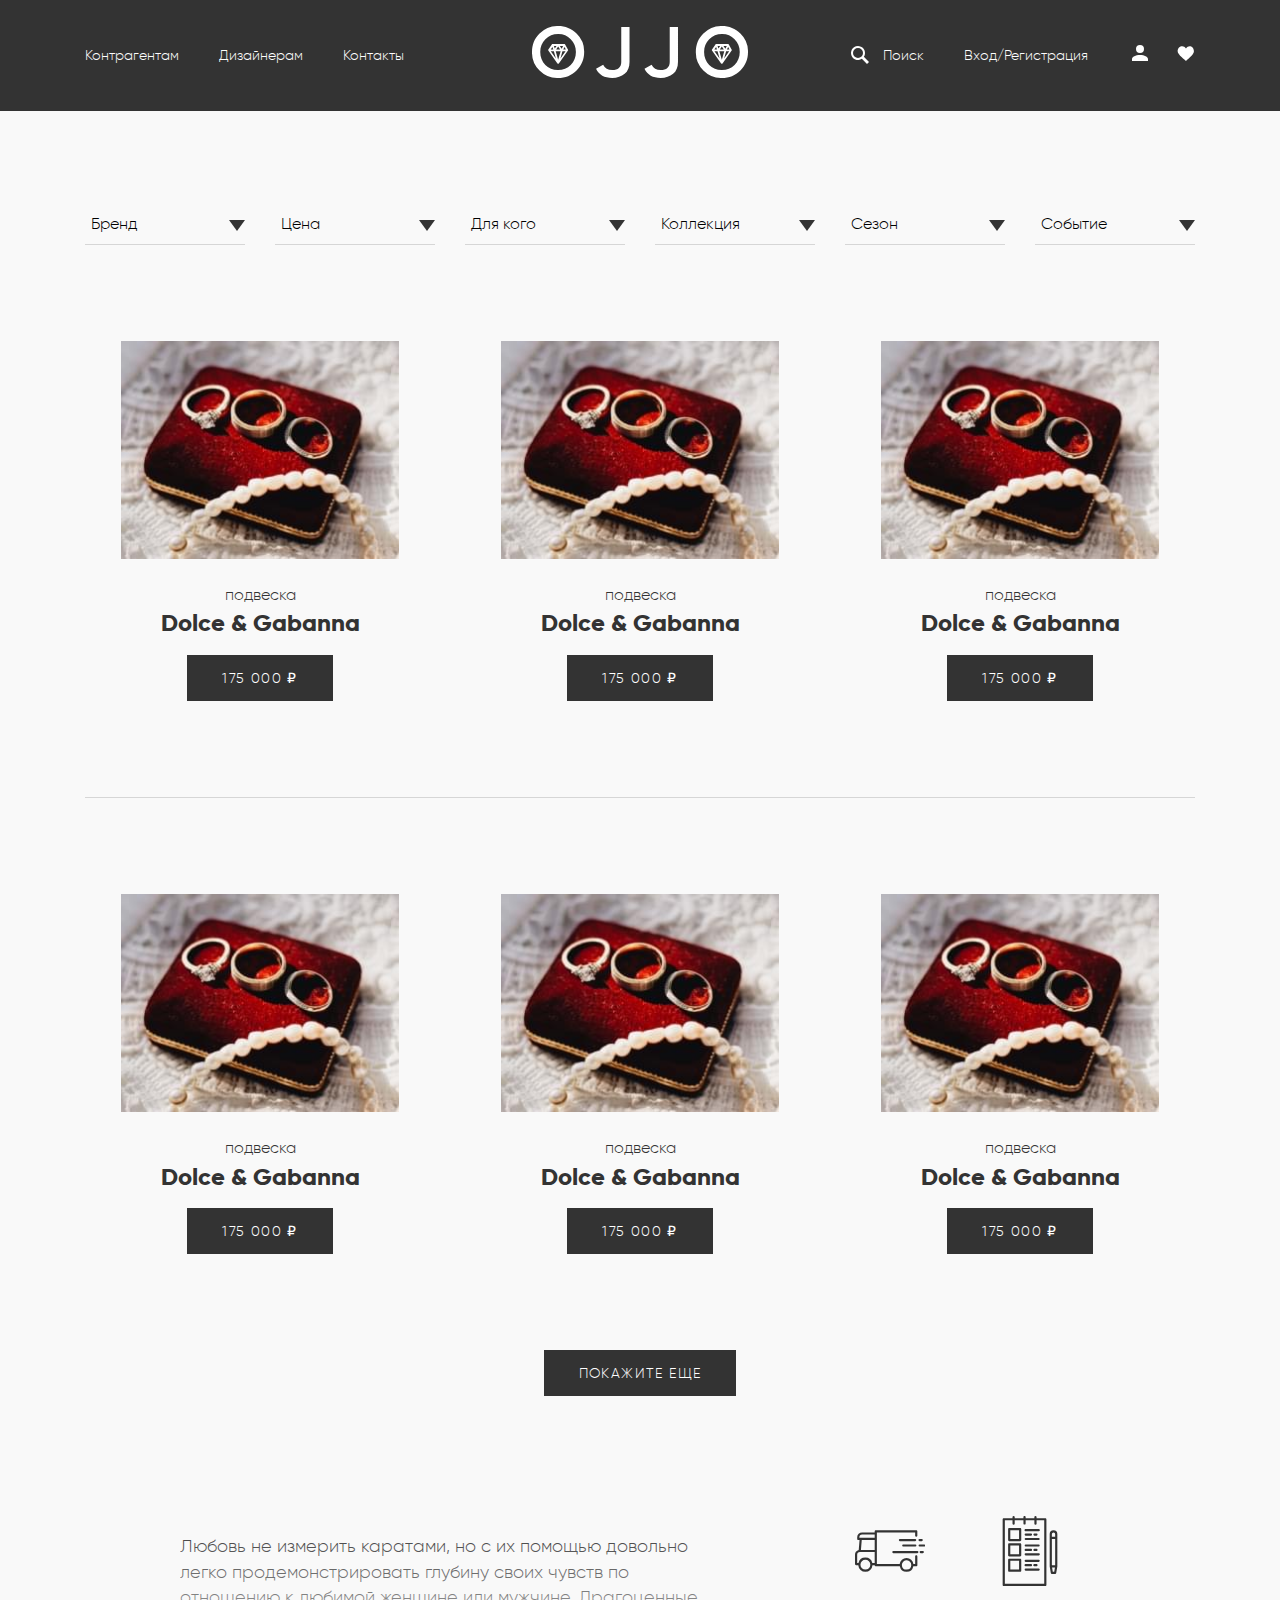
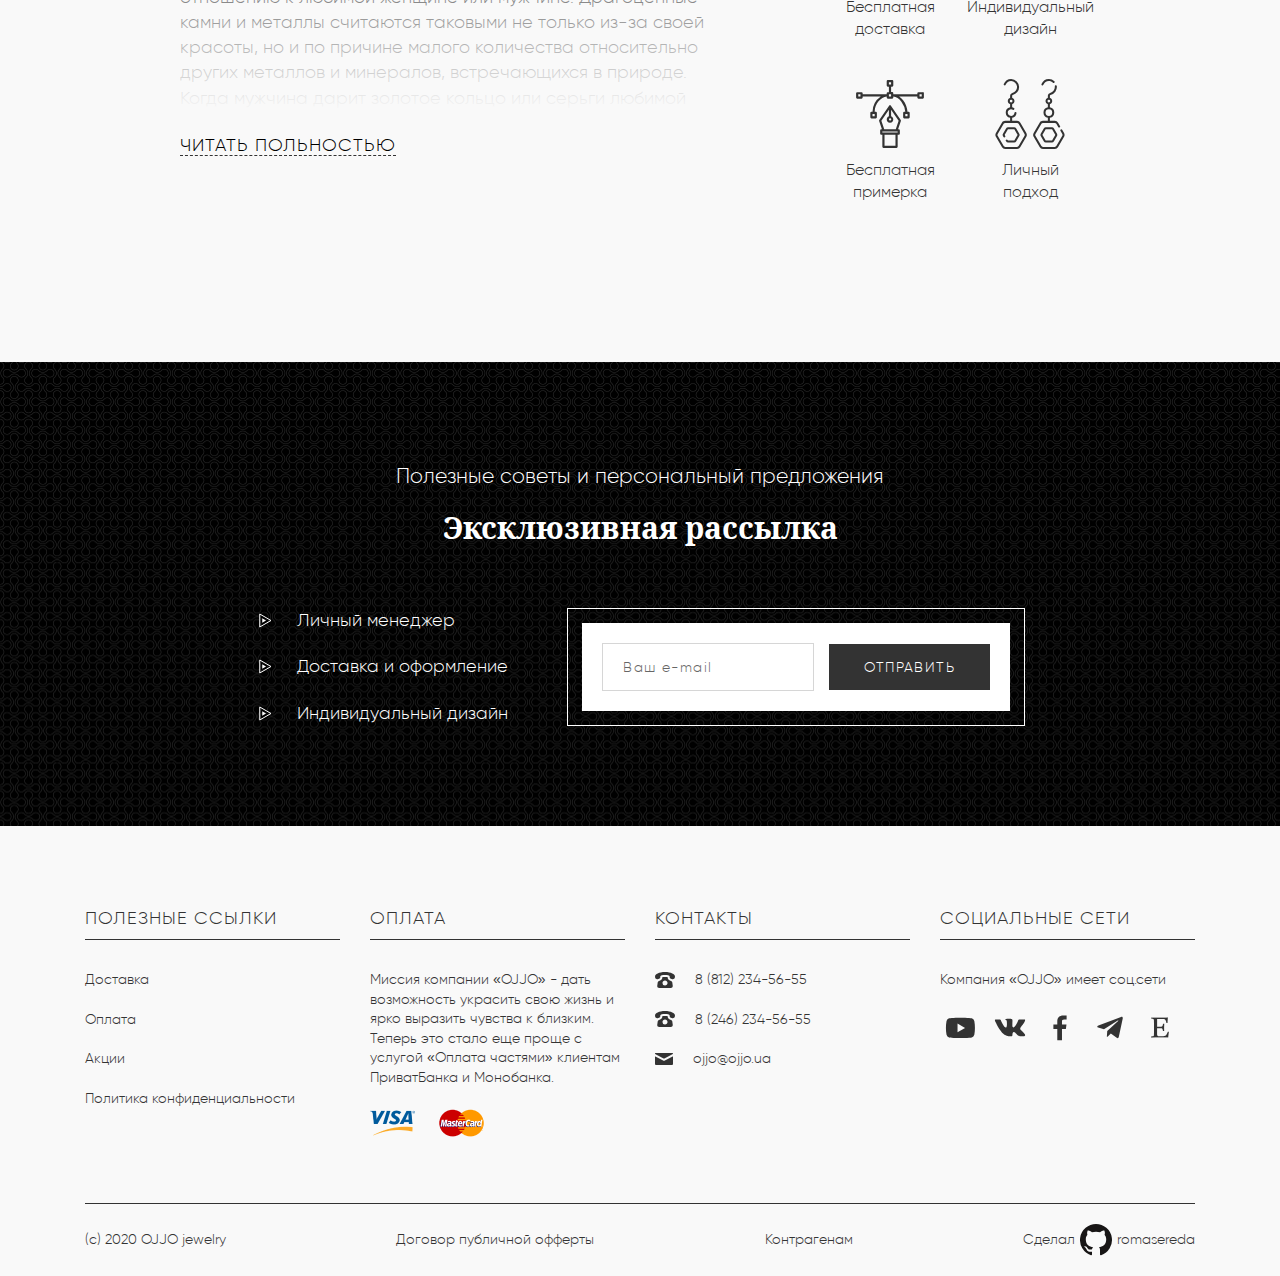
<file: OJJO/catalog.html>
<!DOCTYPE html>
<html lang="ru">
<head>
  <meta charset="UTF-8">

  <meta name="viewport" content="width=device-width, initial-scale=1">

  <link rel="icon" href="images/dest/favicon.ico">

  <meta name="theme-color" content="#333333">

  <title>Каталог</title>

  <link rel="stylesheet" href="css/style.min.css">
</head>
<body>

  <header class="header">

    <nav class="navigation container">

      <ul class="navigation__list">
        <li class="navigation__item">
          <a href="#" class="navigation__link">Контрагентам</a>
        </li>
        <li class="navigation__item">
          <a href="#" class="navigation__link">Дизайнерам</a>
        </li>
        <li class="navigation__item">
          <a href="contacts.html" class="navigation__link">Контакты</a>
        </li>
      </ul>

      <a href="index.html" class="logo">
        <svg width="216" height="52" fill="none" xmlns="http://www.w3.org/2000/svg"><path d="M44.55 44.48C39.52 49.49 33.36 52 26.08 52a25.4 25.4 0 01-18.54-7.52A25.23 25.23 0 010 26c0-7.26 2.51-13.4 7.54-18.4A25.27 25.27 0 0126.08 0c7.28 0 13.44 2.53 18.47 7.6A24.88 24.88 0 0152.17 26c0 7.26-2.54 13.42-7.62 18.48zm-31.19-5.59a17.44 17.44 0 0012.72 5.09c5.03 0 9.25-1.7 12.65-5.09 3.45-3.44 5.17-7.73 5.17-12.89s-1.72-9.43-5.17-12.82a17.08 17.08 0 00-12.65-5.16c-5.03 0-9.27 1.72-12.72 5.16-3.4 3.39-5.1 7.66-5.1 12.82s1.7 9.45 5.1 12.9zM80.2 52c-7.8 0-13.2-3.06-16.16-9.17l7.11-4.15c1.63 3.53 4.67 5.3 9.13 5.3 2.87 0 5.07-.7 6.6-2.08 1.59-1.43 2.38-3.44 2.38-6.02V.93h8.26v34.95c0 5.16-1.63 9.15-4.88 11.97C89.38 50.62 85.24 52 80.2 52zM128.66 52c-7.8 0-13.2-3.06-16.16-9.17l7.11-4.15c1.63 3.53 4.67 5.3 9.13 5.3 2.87 0 5.07-.7 6.6-2.08 1.59-1.43 2.38-3.44 2.38-6.02V.93h8.26v34.95c0 5.16-1.63 9.15-4.88 11.97-3.26 2.77-7.4 4.15-12.44 4.15zM208.38 44.48C203.35 49.49 197.2 52 189.92 52a25.4 25.4 0 01-18.54-7.52A25.23 25.23 0 01163.83 26c0-7.26 2.52-13.4 7.55-18.4A25.27 25.27 0 01189.92 0c7.28 0 13.43 2.53 18.46 7.6A24.87 24.87 0 01216 26c0 7.26-2.54 13.42-7.62 18.48zm-31.18-5.59a17.44 17.44 0 0012.72 5.09c5.03 0 9.24-1.7 12.64-5.09 3.45-3.44 5.18-7.73 5.18-12.89s-1.73-9.43-5.18-12.82a17.08 17.08 0 00-12.64-5.16c-5.03 0-9.27 1.72-12.72 5.16-3.4 3.39-5.1 7.66-5.1 12.82s1.7 9.45 5.1 12.9z" fill="#fff"/><path d="M36.13 23.93v-.05a.7.7 0 00-.06-.19l-2.95-5.27s-.37-.51-.46-.51H20.13l-3.77 5.6-.05.06v.02a.97.97 0 00-.08.18l-.02.05a.9.9 0 000 .5l.03.05c.02.07.05.13.08.18l9.12 12.85.02.03c.04.07.1.13.17.18l.05.04c.05.04.1.06.19.1l.05.02.24.03c.08 0 .15 0 .25-.04l.07-.02a.87.87 0 00.18-.1l.04-.03a.76.76 0 00.15-.16l9.13-12.87a.96.96 0 00.15-.4v-.07l.01-.05v-.13zm-4.9-.34l1.3-2.62 1.3 2.62h-2.6zm-.77 1.55h3.08l-5.14 7.24 2.06-7.24zm-.76-2.33l-1.88-2.84h3.28l-1.4 2.84zm-6.01 2.33h4.95l-2.48 8.72-2.47-8.72zm.49-1.55l1.98-3 1.98 3h-3.96zm-1.4-1.02l-.86-2.6h2.58l-1.72 2.6zm1.14 9.81l-5.14-7.24h3.08l2.06 7.24zM20.44 21l.86 2.6h-2.58l1.72-2.6zM199.8 23.93v-.05a.7.7 0 00-.07-.19l-2.94-5.27s-.37-.51-.46-.51h-12.54l-3.76 5.6-.05.06v.02a.96.96 0 00-.08.18l-.02.05a.9.9 0 000 .5l.03.05c.02.07.05.13.08.18l9.12 12.85.01.03c.05.07.1.13.18.18l.05.04c.05.04.1.06.19.1l.05.02.24.03c.08 0 .15 0 .25-.04l.06-.02a.9.9 0 00.18-.1l.05-.03a.76.76 0 00.15-.16l9.13-12.87a.96.96 0 00.15-.4v-.07l.01-.05-.01-.13zm-4.9-.34l1.3-2.62 1.3 2.62h-2.6zm-.77 1.55h3.08l-5.14 7.24 2.06-7.24zm-.76-2.33l-1.88-2.84h3.28l-1.4 2.84zm-6.01 2.33h4.94l-2.47 8.72-2.47-8.72zm.49-1.55l1.98-3 1.98 3h-3.96zm-1.4-1.02l-.86-2.6h2.58l-1.72 2.6zm1.14 9.81l-5.14-7.24h3.08l2.06 7.24zM184.1 21l.86 2.6h-2.58l1.72-2.6z" fill="#fff"/></svg>
      </a>

      <ul class="navigation__list navigation__list--right">
        <li class="navigation__item">
          <a href="#" class="search-button-show navigation__link navigation__link--padding navigation__link--margin-0">
            <svg class="navigation__icon navigation__icon--pos-absolute" width="24" height="24" fill="none" xmlns="http://www.w3.org/2000/svg"><path d="M21 19l-5.15-5.15a7 7 0 10-2 2L19 21l2-2zM5 10a5 5 0 1110.01.01A5 5 0 015 10z" fill="#fff"/></svg>
            Поиск
          </a>
        </li>
        <li class="navigation__item">
          <a href="#" class="login-button-show navigation__link navigation__link--margin-left">Вход/Регистрация</a>
        </li>
        <li class="navigation__item">
          <a href="#" class="navigation__link navigation__link--margin-25">
            <svg class="navigation__icon" width="24" height="24" fill="none" xmlns="http://www.w3.org/2000/svg"><path d="M12 4a4 4 0 110 8 4 4 0 010-8zm0 10c4.42 0 8 1.79 8 4v2H4v-2c0-2.21 3.58-4 8-4z" fill="#fff"/></svg>
          </a>
        </li>
        <li class="navigation__item">
          <a href="#" class="navigation__link navigation__link--margin-0">
            <svg class="navigation__icon" width="18" height="18" fill="none" xmlns="http://www.w3.org/2000/svg"><path d="M8.97 4.6C6.22.34.64 2.66.64 7.3c0 3.48 7.65 8.92 8.33 9.63.7-.7 7.96-6.15 7.96-9.64 0-4.6-5.2-6.95-7.96-2.7z" fill="#fff"/></svg>
          </a>
        </li>
      </ul>

      <div class="hamburgers hamburgers-show">
        <div class="hamburgers__line hamburgers__line--top"></div>
        <div class="hamburgers__line hamburgers__line--center"></div>
        <div class="hamburgers__line hamburgers__line--bottom"></div>
      </div>

    </nav>

  </header>

  <main>

    <section class="catalog">

      <form action="#" class="catalog-form container">

        <ul class="catalog-form__legend-list">
          <li class="catalog-form__legend-item">

            <button class="catalog-form__legend">Бренд</button>

            <div class="catalog-form__wrapper hide">
            
              <div class="catalog-form__block">
                <ul class="catalog-form__list">
                  <li class="catalog-form__item">
                    <input type="checkbox" class="catalog-form__checkbox" id="brend-versacci" name="brend-versacci">
                    <label for="brend-versacci" class="catalog-form__label">
                      <span class="catalog-form__block-checkbox">
                        <svg class="catalog-form__checkmark" width="13" height="10" fill="none" xmlns="http://www.w3.org/2000/svg"><path d="M4.33 6.99L1.6 4.24.4 5.42l3.92 3.93 8.1-8.1L11.23.09l-6.9 6.9z" fill="#fff"/></svg>
                      </span>
                      Versacci
                    </label>
                  </li>
                  <li class="catalog-form__item">
                    <input type="checkbox" class="catalog-form__checkbox" id="brend-trebbo" name="brend-trebbo">
                    <label for="brend-trebbo" class="catalog-form__label">
                      <span class="catalog-form__block-checkbox">
                        <svg class="catalog-form__checkmark" width="13" height="10" fill="none" xmlns="http://www.w3.org/2000/svg"><path d="M4.33 6.99L1.6 4.24.4 5.42l3.92 3.93 8.1-8.1L11.23.09l-6.9 6.9z" fill="#fff"/></svg>
                      </span>
                      Trebbo
                    </label>
                  </li>
                  <li class="catalog-form__item">
                    <input type="checkbox" class="catalog-form__checkbox" id="brend-jewerly" name="brend-jewerly">
                    <label for="brend-jewerly" class="catalog-form__label">
                      <span class="catalog-form__block-checkbox">
                        <svg class="catalog-form__checkmark" width="13" height="10" fill="none" xmlns="http://www.w3.org/2000/svg"><path d="M4.33 6.99L1.6 4.24.4 5.42l3.92 3.93 8.1-8.1L11.23.09l-6.9 6.9z" fill="#fff"/></svg>
                      </span>
                      Jewelry for you family
                    </label>
                  </li>
                  <li class="catalog-form__item">
                    <input type="checkbox" class="catalog-form__checkbox" id="brend-ghoret" name="brend-ghoret">
                    <label for="brend-ghoret" class="catalog-form__label">
                      <span class="catalog-form__block-checkbox">
                        <svg class="catalog-form__checkmark" width="13" height="10" fill="none" xmlns="http://www.w3.org/2000/svg"><path d="M4.33 6.99L1.6 4.24.4 5.42l3.92 3.93 8.1-8.1L11.23.09l-6.9 6.9z" fill="#fff"/></svg>
                      </span>
                      VIP ghoret
                    </label>
                  </li>
                  <li class="catalog-form__item">
                    <input type="checkbox" class="catalog-form__checkbox" id="brend-dolce" name="brend-dolce">
                    <label for="brend-dolce" class="catalog-form__label">
                      <span class="catalog-form__block-checkbox">
                        <svg class="catalog-form__checkmark" width="13" height="10" fill="none" xmlns="http://www.w3.org/2000/svg"><path d="M4.33 6.99L1.6 4.24.4 5.42l3.92 3.93 8.1-8.1L11.23.09l-6.9 6.9z" fill="#fff"/></svg>
                      </span>
                      Dolce & Gabanna
                    </label>
                  </li>
                </ul>
              </div>

              <div class="catalog-form__block catalog-form__block--border">
                <button class="button-underline" type="reset">Очистить</button>
                <button class="button button--catalog">Показать</button>
              </div>
            
            </div>
          
          </li>
          <li class="catalog-form__legend-item">

            <button class="catalog-form__legend">Цена</button>
            
            <div class="catalog-form__wrapper catalog-form__wrapper--450right hide">
            
              <div class="catalog-form__block">
                <div>
                  <label for="price-min" class="catalog-form__label">От</label>
                  <p class="catalog-form__text"><input type="number" class="input input--small" id="price-min" name="price-min" placeholder="10"> тыс. руб.</p>
                </div>
                <div>
                  <label for="price-max" class="catalog-form__label">До</label>
                  <p class="catalog-form__text"><input type="number" class="input input--small" id="price-max" name="price-max" placeholder="1 000"> тыс. руб.</p>
                </div>  
              </div>

              <div class="catalog-form__block catalog-form__block--border">
                <button class="button-underline" type="reset">Очистить</button>
                <button class="button button--catalog">Показать</button>
              </div>
            
            </div>
          
          </li>
          <li class="catalog-form__legend-item">

            <button class="catalog-form__legend">Для кого</button>
            
            <div class="catalog-form__wrapper catalog-form__wrapper--last768 hide">
            
              <div class="catalog-form__block">
                <ul class="catalog-form__list">
                  <li class="catalog-form__item">
                    <input type="radio" class="catalog-form__checkbox" id="whom-hasband" name="whom">
                    <label for="whom-hasband" class="catalog-form__label">
                      <span class="catalog-form__block-checkbox">
                        <svg class="catalog-form__checkmark" width="13" height="10" fill="none" xmlns="http://www.w3.org/2000/svg"><path d="M4.33 6.99L1.6 4.24.4 5.42l3.92 3.93 8.1-8.1L11.23.09l-6.9 6.9z" fill="#fff"/></svg>
                      </span>
                      Мужу
                    </label>
                  </li>
                  <li class="catalog-form__item">
                    <input type="radio" class="catalog-form__checkbox" id="whom-wife" name="whom">
                    <label for="whom-wife" class="catalog-form__label">
                      <span class="catalog-form__block-checkbox">
                        <svg class="catalog-form__checkmark" width="13" height="10" fill="none" xmlns="http://www.w3.org/2000/svg"><path d="M4.33 6.99L1.6 4.24.4 5.42l3.92 3.93 8.1-8.1L11.23.09l-6.9 6.9z" fill="#fff"/></svg>
                      </span>
                      Жене
                    </label>
                  </li>
                  <li class="catalog-form__item">
                    <input type="radio" class="catalog-form__checkbox" id="whom-partner" name="whom">
                    <label for="whom-partner" class="catalog-form__label">
                      <span class="catalog-form__block-checkbox">
                        <svg class="catalog-form__checkmark" width="13" height="10" fill="none" xmlns="http://www.w3.org/2000/svg"><path d="M4.33 6.99L1.6 4.24.4 5.42l3.92 3.93 8.1-8.1L11.23.09l-6.9 6.9z" fill="#fff"/></svg>
                      </span>
                      Партнеру
                    </label>
                  </li>
                </ul>
              </div>

              <div class="catalog-form__block catalog-form__block--border">
                <button class="button-underline" type="reset">Очистить</button>
                <button class="button button--catalog">Показать</button>
              </div>
            
            </div>
          
          </li>
          <li class="catalog-form__legend-item">

            <button class="catalog-form__legend">Коллекция</button>
            
            <div class="catalog-form__wrapper catalog-form__wrapper--450right hide">
            
              <div class="catalog-form__block">
                <ul class="catalog-form__list">
                  <li class="catalog-form__item">
                    <input type="radio" class="catalog-form__checkbox" id="collection-earrings" name="collection">
                    <label for="collection-earrings" class="catalog-form__label">
                      <span class="catalog-form__block-checkbox">
                        <svg class="catalog-form__checkmark" width="13" height="10" fill="none" xmlns="http://www.w3.org/2000/svg"><path d="M4.33 6.99L1.6 4.24.4 5.42l3.92 3.93 8.1-8.1L11.23.09l-6.9 6.9z" fill="#fff"/></svg>
                      </span>
                      Серги
                    </label>
                  </li>
                  <li class="catalog-form__item">
                    <input type="radio" class="catalog-form__checkbox" id="collection-cufflinks-women" name="collection">
                    <label for="collection-cufflinks-women" class="catalog-form__label">
                      <span class="catalog-form__block-checkbox">
                        <svg class="catalog-form__checkmark" width="13" height="10" fill="none" xmlns="http://www.w3.org/2000/svg"><path d="M4.33 6.99L1.6 4.24.4 5.42l3.92 3.93 8.1-8.1L11.23.09l-6.9 6.9z" fill="#fff"/></svg>
                      </span>
                      Запонки для женцин
                    </label>
                  </li>
                  <li class="catalog-form__item">
                    <input type="radio" class="catalog-form__checkbox" id="collection-bracelets" name="collection">
                    <label for="collection-bracelets" class="catalog-form__label">
                      <span class="catalog-form__block-checkbox">
                        <svg class="catalog-form__checkmark" width="13" height="10" fill="none" xmlns="http://www.w3.org/2000/svg"><path d="M4.33 6.99L1.6 4.24.4 5.42l3.92 3.93 8.1-8.1L11.23.09l-6.9 6.9z" fill="#fff"/></svg>
                      </span>
                      Браслеты
                    </label>
                  </li>
                  <li class="catalog-form__item">
                    <input type="radio" class="catalog-form__checkbox" id="collection-cufflinks-men" name="collection">
                    <label for="collection-cufflinks-men" class="catalog-form__label">
                      <span class="catalog-form__block-checkbox">
                        <svg class="catalog-form__checkmark" width="13" height="10" fill="none" xmlns="http://www.w3.org/2000/svg"><path d="M4.33 6.99L1.6 4.24.4 5.42l3.92 3.93 8.1-8.1L11.23.09l-6.9 6.9z" fill="#fff"/></svg>
                      </span>
                      Запонки для мужчин
                    </label>
                  </li>
                  <li class="catalog-form__item">
                    <input type="radio" class="catalog-form__checkbox" id="collection-clips" name="collection">
                    <label for="collection-clips" class="catalog-form__label">
                      <span class="catalog-form__block-checkbox">
                        <svg class="catalog-form__checkmark" width="13" height="10" fill="none" xmlns="http://www.w3.org/2000/svg"><path d="M4.33 6.99L1.6 4.24.4 5.42l3.92 3.93 8.1-8.1L11.23.09l-6.9 6.9z" fill="#fff"/></svg>
                      </span>
                      Зажимы для галстуков
                    </label>
                  </li>
                </ul>
              </div>

              <div class="catalog-form__block catalog-form__block--border">
                <button class="button-underline" type="reset">Очистить</button>
                <button class="button button--catalog">Показать</button>
              </div>
            
            </div>
          
          </li>
          <li class="catalog-form__legend-item">

            <button class="catalog-form__legend">Сезон</button>
            
            <div class="catalog-form__wrapper hide">
            
              <div class="catalog-form__block">
                <ul class="catalog-form__list">
                  <li class="catalog-form__item">
                    <input type="radio" class="catalog-form__checkbox" id="collection-summer" name="season">
                    <label for="collection-summer" class="catalog-form__label">
                      <span class="catalog-form__block-checkbox">
                        <svg class="catalog-form__checkmark" width="13" height="10" fill="none" xmlns="http://www.w3.org/2000/svg"><path d="M4.33 6.99L1.6 4.24.4 5.42l3.92 3.93 8.1-8.1L11.23.09l-6.9 6.9z" fill="#fff"/></svg>
                      </span>
                      Лето
                    </label>
                  </li>
                  <li class="catalog-form__item">
                    <input type="radio" class="catalog-form__checkbox" id="collection-spring" name="season">
                    <label for="collection-spring" class="catalog-form__label">
                      <span class="catalog-form__block-checkbox">
                        <svg class="catalog-form__checkmark" width="13" height="10" fill="none" xmlns="http://www.w3.org/2000/svg"><path d="M4.33 6.99L1.6 4.24.4 5.42l3.92 3.93 8.1-8.1L11.23.09l-6.9 6.9z" fill="#fff"/></svg>
                      </span>
                      Весна/Осень
                    </label>
                  </li>
                  <li class="catalog-form__item">
                    <input type="radio" class="catalog-form__checkbox" id="collection-winters" name="season">
                    <label for="collection-winters" class="catalog-form__label">
                      <span class="catalog-form__block-checkbox">
                        <svg class="catalog-form__checkmark" width="13" height="10" fill="none" xmlns="http://www.w3.org/2000/svg"><path d="M4.33 6.99L1.6 4.24.4 5.42l3.92 3.93 8.1-8.1L11.23.09l-6.9 6.9z" fill="#fff"/></svg>
                      </span>
                      Зима
                    </label>
                  </li>
                </ul>
              </div>

              <div class="catalog-form__block catalog-form__block--border">
                <button class="button-underline" type="reset">Очистить</button>
                <button class="button button--catalog">Показать</button>
              </div>
            
            </div>
          
          </li>
          <li class="catalog-form__legend-item">

            <button class="catalog-form__legend">Событие</button>
            
            <div class="catalog-form__wrapper catalog-form__wrapper--last hide">
            
              <div class="catalog-form__block">
                <ul class="catalog-form__list">
                  <li class="catalog-form__item">
                    <input type="radio" class="catalog-form__checkbox" id="event-official" name="event">
                    <label for="event-official" class="catalog-form__label">
                      <span class="catalog-form__block-checkbox">
                        <svg class="catalog-form__checkmark" width="13" height="10" fill="none" xmlns="http://www.w3.org/2000/svg"><path d="M4.33 6.99L1.6 4.24.4 5.42l3.92 3.93 8.1-8.1L11.23.09l-6.9 6.9z" fill="#fff"/></svg>
                      </span>
                      Официальное
                    </label>
                  </li>
                  <li class="catalog-form__item">
                    <input type="radio" class="catalog-form__checkbox" id="event-no-official" name="event">
                    <label for="event-no-official" class="catalog-form__label">
                      <span class="catalog-form__block-checkbox">
                        <svg class="catalog-form__checkmark" width="13" height="10" fill="none" xmlns="http://www.w3.org/2000/svg"><path d="M4.33 6.99L1.6 4.24.4 5.42l3.92 3.93 8.1-8.1L11.23.09l-6.9 6.9z" fill="#fff"/></svg>
                      </span>
                      Неформальное
                    </label>
                  </li>
                </ul>
              </div>

              <div class="catalog-form__block catalog-form__block--border">
                <button class="button-underline" type="reset">Очистить</button>
                <button class="button button--catalog">Показать</button>
              </div>
            
            </div>
          
          </li>
        </ul>

      </form>

      <div class="catalog__content container">
        <div class="catalog__item">
          <img src="images/dest/catalog_1.jpg" alt="на красивой подушке лежит три драгоценных кольца" class="catalog__image">
          <h3 class="catalog__name">
            <span class="catalog__subname">подвеска</span>
            Dolce & Gabanna
          </h3>
          <a href="product.html" class="button">175 000 ₽</a>
        </div>
        <div class="catalog__item">
          <img src="images/dest/catalog_1.jpg" alt="на красивой подушке лежит три драгоценных кольца" class="catalog__image">
          <h3 class="catalog__name">
            <span class="catalog__subname">подвеска</span>
            Dolce & Gabanna
          </h3>
          <a href="product.html" class="button">175 000 ₽</a>
        </div>
        <div class="catalog__item">
          <img src="images/dest/catalog_1.jpg" alt="на красивой подушке лежит три драгоценных кольца" class="catalog__image">
          <h3 class="catalog__name">
            <span class="catalog__subname">подвеска</span>
            Dolce & Gabanna
          </h3>
          <a href="product.html" class="button">175 000 ₽</a>
        </div>
        <div class="catalog__line"></div>
        <div class="catalog__item">
          <img src="images/dest/catalog_1.jpg" alt="на красивой подушке лежит три драгоценных кольца" class="catalog__image">
          <h3 class="catalog__name">
            <span class="catalog__subname">подвеска</span>
            Dolce & Gabanna
          </h3>
          <a href="product.html" class="button">175 000 ₽</a>
        </div>
        <div class="catalog__item">
          <img src="images/dest/catalog_1.jpg" alt="на красивой подушке лежит три драгоценных кольца" class="catalog__image">
          <h3 class="catalog__name">
            <span class="catalog__subname">подвеска</span>
            Dolce & Gabanna
          </h3>
          <a href="product.html" class="button">175 000 ₽</a>
        </div>
        <div class="catalog__item">
          <img src="images/dest/catalog_1.jpg" alt="на красивой подушке лежит три драгоценных кольца" class="catalog__image">
          <h3 class="catalog__name">
            <span class="catalog__subname">подвеска</span>
            Dolce & Gabanna
          </h3>
          <a href="product.html" class="button">175 000 ₽</a>
        </div>
      </div>

      <button class="button catalog__button">Покажите еще</button>

    </section>

    <div class="info">

      <div class="info__text info__text--hide">
        <p class="info__paragraph">Любовь не измерить каратами, но с их помощью довольно легко продемонстрировать глубину своих чувств по отношению к любимой женщине или мужчине. Драгоценные камни и металлы считаются таковыми не только из-за своей красоты, но и по причине малого количества относительно других металлов и минералов, встречающихся в природе. Когда мужчина дарит золотое кольцо или серьги любимой женщине, он тем самым демонстрирует, насколько дорог ему этот человек.</p>
        <p class="info__paragraph">Наша ювелирная сеть создана в 1999 году, на границе нового тысячелетия, с целью дать возможность людям привнести в свою жизнь немного яркости и красоты. В нашем магазине ювелирных изделий представлены украшения, которые помогут выразить глубокие чувства по отношению к близким людям. Наша цель с самого начала существования – возродить истинное ювелирное искусство, даруя миру изысканные украшения с оригинальным дизайном, удовлетворяя потребности даже наиболее взыскательных и требовательных клиентов.</p>
        <button class="info__button info__button--show button-underline button-underline--big">Читать польностью</button>
      </div>

      <ul class="info__images">
        <li class="info__item">
          <img src="images/dest/info_1.svg" alt="грузовая машина" class="info__image">
          <span class="info__image-text">Бесплатная<br>доставка</span>
        </li>
        <li class="info__item">
          <img src="images/dest/info_2.svg" alt="список с ручкой" class="info__image">
          <span class="info__image-text">Индивидуальный<br>дизайн</span>
        </li>
        <li class="info__item">
          <img src="images/dest/info_3.svg" alt="" class="info__image">
          <span class="info__image-text">Бесплатная<br>примерка</span>
        </li>
        <li class="info__item">
          <img src="images/dest/info_4.svg" alt="два сережки" class="info__image">
          <span class="info__image-text">Личный<br>подход</span>
        </li>
      </ul>

    </div>

    <section class="section section--bg-black">

      <h2 class="section__title">
        <span class="section__subtitle">Полезные советы и персональный предложения</span>
        Эксклюзивная рассылка
      </h2>

      <form class="mailing" action="#">

        <ul class="mailing__list">
          <li class="mailing__item">
            <input class="mailing__checkbox" id="mailing-manager" type="checkbox" name="mailing-manager">
            <label for="mailing-manager" class="mailing__text">
              <svg class="mailing__svg" width="17" height="17" fill="none" xmlns="http://www.w3.org/2000/svg"><path d="M11 8.5l-3.75 2.17V6.33L11 8.5z" fill="#fff"/><path d="M4.75 2L16 8.5 4.75 15V2z" stroke="#fff"/></svg>
              Личный менеджер
            </label>
          </li>
          <li class="mailing__item">
            <input class="mailing__checkbox" id="mailing-delivery" type="checkbox" name="mailing-delivery">
            <label for="mailing-delivery" class="mailing__text">
              <svg class="mailing__svg" width="17" height="17" fill="none" xmlns="http://www.w3.org/2000/svg"><path d="M11 8.5l-3.75 2.17V6.33L11 8.5z" fill="#fff"/><path d="M4.75 2L16 8.5 4.75 15V2z" stroke="#fff"/></svg>
              Доставка и оформление
            </label>
          </li>
          <li class="mailing__item">
            <input  class="mailing__checkbox" id="mailing-design" type="checkbox" name="mailing-design">
            <label for="mailing-design" class="mailing__text">
              <svg class="mailing__svg" width="17" height="17" fill="none" xmlns="http://www.w3.org/2000/svg"><path d="M11 8.5l-3.75 2.17V6.33L11 8.5z" fill="#fff"/><path d="M4.75 2L16 8.5 4.75 15V2z" stroke="#fff"/></svg>
              Индивидуальный дизайн
            </label>
        </ul>

        <div class="mailing__wrapper-outline">
          <div class="mailing__wrapper">
            <input type="email" class="input input--mailing" placeholder="Ваш e-mail">
            <button class="button button--mailing" type="submit">отправить</button>
          </div>
        </div>

      </form>

    </section>

  </main>

  <footer class="footer container">

    <div class="footer__block-top">

      <div class="footer__block">

        <h3 class="footer__title">Полезные ссылки</h3>

        <div class="footer__wrapper">

          <ul class="footer__list">
            <li class="footer__item">
              <a href="#" class="footer__link">Доставка</a>
            </li>
            <li class="footer__item">
              <a href="#" class="footer__link">Оплата </a>
            </li>
            <li class="footer__item">
              <a href="#" class="footer__link">Акции</a>
            </li>
            <li class="footer__item">
              <a href="#" class="footer__link">Политика конфиденциальности</a>
            </li>
          </ul>

        </div>

      </div>

      <div class="footer__block">

        <h3 class="footer__title">Оплата</h3>

        <div class="footer__wrapper">

          <p class="footer__text">Миссия компании «OJJO» - дать возможность украсить свою жизнь и ярко выразить чувства к близким. Теперь это стало еще проще с услугой «Оплата частями» клиентам ПриватБанка и Монобанка.</p>
          <img src="images/dest/visa.png" alt="логотип компании Visa" class="footer__image-card">
          <img src="images/dest/mastercard.png" alt="логотип компании MasterCard" class="footer__image-card">

        </div>

      </div>

      <div class="footer__block">

        <h3 class="footer__title">контакты</h3>

        <div class="footer__wrapper">

          <ul class="footer__list">
            <li class="footer__item">
              <a href="tel:8(812)2345655" class="footer__link footer__link--tel">
                <svg class="footer__svg" width="20" height="16" fill="none" xmlns="http://www.w3.org/2000/svg"><path d="M17.26 10.25a1.64 1.64 0 00-1.28-1.34c-2.58-.6-3.22-2.09-3.33-3.73C12.19 5.09 11.38 5 10 5s-2.2.1-2.65.18C7.25 6.82 6.6 8.3 4.02 8.9c-.66.16-1.18.68-1.28 1.34l-.5 3.45A1.98 1.98 0 004.2 16h11.6c1.24 0 2.13-1.1 1.95-2.3l-.5-3.45zM10 13.5A2.51 2.51 0 017.47 11c0-1.38 1.14-2.5 2.53-2.5 1.4 0 2.53 1.12 2.53 2.5s-1.14 2.5-2.53 2.5zM19.95 4c-.02-1.5-3.84-4-9.95-4C3.9 0 .07 2.5.05 4 .03 5.5.07 7.45 2.59 7.13c2.94-.38 2.75-1.41 2.75-2.88 0-1.02 2.4-1.27 4.66-1.27 2.26 0 4.65.25 4.65 1.27 0 1.47-.18 2.5 2.76 2.88 2.52.32 2.56-1.63 2.54-3.13z" fill="#333"/></svg>
                8 (812) 234-56-55
              </a>
            </li>
            <li class="footer__item">
              <a href="tel:8(246)2345655" class="footer__link footer__link--tel">
                <svg class="footer__svg" width="20" height="16" fill="none" xmlns="http://www.w3.org/2000/svg"><path d="M17.26 10.25a1.64 1.64 0 00-1.28-1.34c-2.58-.6-3.22-2.09-3.33-3.73C12.19 5.09 11.38 5 10 5s-2.2.1-2.65.18C7.25 6.82 6.6 8.3 4.02 8.9c-.66.16-1.18.68-1.28 1.34l-.5 3.45A1.98 1.98 0 004.2 16h11.6c1.24 0 2.13-1.1 1.95-2.3l-.5-3.45zM10 13.5A2.51 2.51 0 017.47 11c0-1.38 1.14-2.5 2.53-2.5 1.4 0 2.53 1.12 2.53 2.5s-1.14 2.5-2.53 2.5zM19.95 4c-.02-1.5-3.84-4-9.95-4C3.9 0 .07 2.5.05 4 .03 5.5.07 7.45 2.59 7.13c2.94-.38 2.75-1.41 2.75-2.88 0-1.02 2.4-1.27 4.66-1.27 2.26 0 4.65.25 4.65 1.27 0 1.47-.18 2.5 2.76 2.88 2.52.32 2.56-1.63 2.54-3.13z" fill="#333"/></svg>
                8 (246) 234-56-55
              </a>
            </li>
            <li class="footer__item">
              <a href="mailto:ojjo@ojjo.ua" class="footer__link footer__link--mail">
                <svg class="footer__svg" width="18" height="12" fill="none" xmlns="http://www.w3.org/2000/svg"><path d="M.57 1.29l7.5 4.03c.26.13.58.2.91.2.33 0 .65-.07.9-.2l7.5-4.03c.5-.27.96-1.29.06-1.29H.52c-.9 0-.43 1.02.05 1.29zm17.04 2.2L9.9 7.52c-.34.17-.58.2-.91.2a1.7 1.7 0 01-.9-.2L.37 3.49C0 3.29 0 3.52 0 3.7V11c0 .42.57 1 1 1h16c.43 0 1-.58 1-1V3.7c0-.18 0-.42-.39-.21z" fill="#333"/></svg>
                ojjo@ojjo.ua
              </a>
            </li>
          </ul>

        </div>

      </div>

      <div class="footer__block">

        <h3 class="footer__title">Социальные сети</h3>

        <div class="footer__wrapper">

          <p class="footer__text">Компания «OJJO» имеет соц.сети</p>

          <ul class="social social--footer">
            <li class="social__item social__item--footer">
              <a href="#" class="social__link social__link--footer">
              <svg width="39" height="39" fill="none" xmlns="http://www.w3.org/2000/svg"><path d="M35.84 11.29a4.27 4.27 0 00-3-3.01c-2.66-.72-13.34-.72-13.34-.72s-10.68 0-13.33.72a4.27 4.27 0 00-3.01 3c-.5 2.72-.74 5.47-.72 8.22-.02 2.75.22 5.5.72 8.21a4.27 4.27 0 003 3.01c2.66.72 13.34.72 13.34.72s10.68 0 13.33-.72a4.26 4.26 0 003.01-3c.5-2.72.74-5.47.72-8.22.02-2.75-.22-5.5-.72-8.21zM16.1 24.62V14.38l8.86 5.12-8.86 5.12z" fill="#fff"/></svg>
              </a>
            </li>
            <li class="social__item social__item--footer">
              <a href="#" class="social__link social__link--footer">
              <svg width="36" height="36" fill="none" xmlns="http://www.w3.org/2000/svg"><g clip-path="url(#clip0)"><path fill-rule="evenodd" clip-rule="evenodd" d="M32.04 22.14s2.91 2.87 3.63 4.2l.04.06c.29.5.36.88.22 1.17-.24.46-1.07.7-1.35.72h-5.14c-.36 0-1.1-.1-2.01-.72-.7-.48-1.38-1.28-2.05-2.06-1-1.16-1.86-2.16-2.73-2.16a.98.98 0 00-.33.05c-.66.21-1.5 1.15-1.5 3.66 0 .78-.62 1.23-1.05 1.23H17.4c-.8 0-4.98-.28-8.69-4.19C4.18 19.32.1 9.72.06 9.64c-.25-.63.28-.96.86-.96h5.2c.7 0 .92.42 1.08.8.18.43.86 2.16 1.98 4.11 1.8 3.18 2.91 4.47 3.8 4.47.17 0 .33-.05.48-.13 1.16-.64.94-4.78.89-5.63 0-.17 0-1.85-.6-2.66a2.56 2.56 0 00-1.59-.9c.12-.16.37-.42.69-.58.8-.4 2.23-.45 3.65-.45h.8c1.54.02 1.93.12 2.5.26 1.13.27 1.15 1 1.05 3.5-.03.71-.06 1.52-.06 2.46v.66c-.04 1.28-.09 2.72.82 3.3.11.08.25.12.39.12.3 0 1.25 0 3.79-4.36a32.52 32.52 0 002.04-4.38c.05-.1.2-.36.39-.47.13-.07.27-.1.42-.1h6.11c.67 0 1.12.1 1.2.35.15.41-.02 1.66-2.81 5.43l-1.25 1.65c-2.52 3.32-2.52 3.49.15 6z" fill="#fff"/></g><defs><clipPath><path fill="#fff" d="M0 0h36v36H0z"/></clipPath></defs></svg>
              </a>
            </li>
            <li class="social__item social__item--footer">
              <a href="#" class="social__link social__link--footer">
              <svg width="40" height="39" fill="none" xmlns="http://www.w3.org/2000/svg"><path d="M22.33 34.12V20.8h4.6l.7-5.21h-5.3v-3.32c0-1.5.43-2.54 2.64-2.54h2.81V5.08a38.18 38.18 0 00-4.11-.2c-4.08 0-6.87 2.42-6.87 6.87v3.83h-4.58v5.21h4.59v13.33h5.52z" fill="#fff"/></svg>
              </a>
            </li>
            <li class="social__item social__item--footer">
              <a href="#" class="social__link social__link--footer">
              <svg width="36" height="36" fill="none" xmlns="http://www.w3.org/2000/svg"><path d="M31 5.58L4.4 15.83c-1.81.73-1.8 1.74-.33 2.2l6.83 2.12 15.8-9.96c.74-.46 1.43-.21.86.28l-12.8 11.56-.47 7.04c.7 0 1-.32 1.39-.7l3.31-3.22 6.9 5.1c1.27.7 2.19.34 2.5-1.18l4.53-21.34c.46-1.86-.7-2.7-1.92-2.15z" fill="#fff"/></svg>
              </a>
            </li>
            <li class="social__item social__item--footer">
              <a href="#" class="social__link social__link--footer">
              <svg width="24" height="24" fill="none" xmlns="http://www.w3.org/2000/svg"><path d="M8.56 2.44c0-.32.04-.51.6-.51h7.46c1.3 0 2.02 1.1 2.54 3.19l.42 1.66h1.27c.23-4.72.43-6.78.43-6.78s-3.2.36-5.1.36H6.65L1.53.2v1.37l1.72.32c1.21.24 1.5.5 1.6 1.6 0 0 .11 3.28.11 8.65 0 5.38-.09 8.6-.09 8.6 0 .98-.39 1.34-1.59 1.58l-1.72.33V24l5.13-.16h8.55c1.93 0 6.39.16 6.39.16.1-1.17.75-6.48.85-7.06h-1.2L20 19.84c-1 2.29-2.48 2.45-4.11 2.45h-4.9c-1.64 0-2.42-.64-2.42-2.05V12.8s3.62 0 4.79.1c.91.06 1.46.32 1.76 1.6l.39 1.69h1.4l-.08-4.28.2-4.3h-1.4l-.45 1.89c-.28 1.24-.48 1.47-1.75 1.6-1.67.17-4.82.14-4.82.14V2.45h-.05z" fill="#fff"/></svg>
              </a>
            </li>
          </ul>

        </div>

      </div>

    </div>

    <ul class="footer__block-bottom">
      <li class="footer__bottom-item">
        <span>(c) 2020 OJJO jewelry</span>
      </li>
      <li class="footer__bottom-item">
        <a href="#" class="footer__link footer__link--margin0">Договор публичной офферты</a>
      </li>
      <li class="footer__bottom-item">
        <a href="#" class="footer__link footer__link--margin0">Контрагенам</a>
      </li>
      <li class="footer__bottom-item">
        <a href="https://github.com/romasereda" class="footer__link footer__link--margin0">
          Сделал
          <svg class="footer__svg footer__svg--margin" height="32" width="32" xmlns="http://www.w3.org/2000/svg"><path clip-rule="evenodd" d="M16 0a16 16 0 00-5.05 31.18c.8.14 1.05-.33 1.05-.76v-2.77c-4.45.96-5.37-2.11-5.37-2.11-.73-1.85-1.78-2.34-1.78-2.34-1.45-1 .11-.97.11-.97 1.6.11 2.45 1.65 2.45 1.65 1.43 2.44 3.75 1.73 4.66 1.33a3.42 3.42 0 011.01-2.14c-3.55-.4-7.28-1.78-7.28-7.91 0-1.75.62-3.17 1.64-4.3-.16-.4-.71-2.02.16-4.23 0 0 1.35-.43 4.4 1.65a15.31 15.31 0 018.01 0c3.05-2.07 4.4-1.65 4.4-1.65.87 2.2.32 3.83.15 4.24a6.18 6.18 0 011.65 4.29c0 6.15-3.74 7.5-7.3 7.9.57.49 1.09 1.45 1.09 2.94v4.43c0 .43.26.9 1.07.74A16 16 0 0016 0z" fill="#181616" fill-rule="evenodd"/></svg>
          romasereda
        </a>
      </li>
    </ul>

  </footer>

  <div class="modal-menu hide">

    <div class="modal-menu__header">

      <a href="index.html" class="logo">
        <svg  class="logo__svg" width="216" height="52" fill="none" xmlns="http://www.w3.org/2000/svg"><path d="M44.55 44.48C39.52 49.49 33.36 52 26.08 52a25.4 25.4 0 01-18.54-7.52A25.23 25.23 0 010 26c0-7.26 2.51-13.4 7.54-18.4A25.27 25.27 0 0126.08 0c7.28 0 13.44 2.53 18.47 7.6A24.88 24.88 0 0152.17 26c0 7.26-2.54 13.42-7.62 18.48zm-31.19-5.59a17.44 17.44 0 0012.72 5.09c5.03 0 9.25-1.7 12.65-5.09 3.45-3.44 5.17-7.73 5.17-12.89s-1.72-9.43-5.17-12.82a17.08 17.08 0 00-12.65-5.16c-5.03 0-9.27 1.72-12.72 5.16-3.4 3.39-5.1 7.66-5.1 12.82s1.7 9.45 5.1 12.9zM80.2 52c-7.8 0-13.2-3.06-16.16-9.17l7.11-4.15c1.63 3.53 4.67 5.3 9.13 5.3 2.87 0 5.07-.7 6.6-2.08 1.59-1.43 2.38-3.44 2.38-6.02V.93h8.26v34.95c0 5.16-1.63 9.15-4.88 11.97C89.38 50.62 85.24 52 80.2 52zM128.66 52c-7.8 0-13.2-3.06-16.16-9.17l7.11-4.15c1.63 3.53 4.67 5.3 9.13 5.3 2.87 0 5.07-.7 6.6-2.08 1.59-1.43 2.38-3.44 2.38-6.02V.93h8.26v34.95c0 5.16-1.63 9.15-4.88 11.97-3.26 2.77-7.4 4.15-12.44 4.15zM208.38 44.48C203.35 49.49 197.2 52 189.92 52a25.4 25.4 0 01-18.54-7.52A25.23 25.23 0 01163.83 26c0-7.26 2.52-13.4 7.55-18.4A25.27 25.27 0 01189.92 0c7.28 0 13.43 2.53 18.46 7.6A24.87 24.87 0 01216 26c0 7.26-2.54 13.42-7.62 18.48zm-31.18-5.59a17.44 17.44 0 0012.72 5.09c5.03 0 9.24-1.7 12.64-5.09 3.45-3.44 5.18-7.73 5.18-12.89s-1.73-9.43-5.18-12.82a17.08 17.08 0 00-12.64-5.16c-5.03 0-9.27 1.72-12.72 5.16-3.4 3.39-5.1 7.66-5.1 12.82s1.7 9.45 5.1 12.9z" fill="#fff"/><path d="M36.13 23.93v-.05a.7.7 0 00-.06-.19l-2.95-5.27s-.37-.51-.46-.51H20.13l-3.77 5.6-.05.06v.02a.97.97 0 00-.08.18l-.02.05a.9.9 0 000 .5l.03.05c.02.07.05.13.08.18l9.12 12.85.02.03c.04.07.1.13.17.18l.05.04c.05.04.1.06.19.1l.05.02.24.03c.08 0 .15 0 .25-.04l.07-.02a.87.87 0 00.18-.1l.04-.03a.76.76 0 00.15-.16l9.13-12.87a.96.96 0 00.15-.4v-.07l.01-.05v-.13zm-4.9-.34l1.3-2.62 1.3 2.62h-2.6zm-.77 1.55h3.08l-5.14 7.24 2.06-7.24zm-.76-2.33l-1.88-2.84h3.28l-1.4 2.84zm-6.01 2.33h4.95l-2.48 8.72-2.47-8.72zm.49-1.55l1.98-3 1.98 3h-3.96zm-1.4-1.02l-.86-2.6h2.58l-1.72 2.6zm1.14 9.81l-5.14-7.24h3.08l2.06 7.24zM20.44 21l.86 2.6h-2.58l1.72-2.6zM199.8 23.93v-.05a.7.7 0 00-.07-.19l-2.94-5.27s-.37-.51-.46-.51h-12.54l-3.76 5.6-.05.06v.02a.96.96 0 00-.08.18l-.02.05a.9.9 0 000 .5l.03.05c.02.07.05.13.08.18l9.12 12.85.01.03c.05.07.1.13.18.18l.05.04c.05.04.1.06.19.1l.05.02.24.03c.08 0 .15 0 .25-.04l.06-.02a.9.9 0 00.18-.1l.05-.03a.76.76 0 00.15-.16l9.13-12.87a.96.96 0 00.15-.4v-.07l.01-.05-.01-.13zm-4.9-.34l1.3-2.62 1.3 2.62h-2.6zm-.77 1.55h3.08l-5.14 7.24 2.06-7.24zm-.76-2.33l-1.88-2.84h3.28l-1.4 2.84zm-6.01 2.33h4.94l-2.47 8.72-2.47-8.72zm.49-1.55l1.98-3 1.98 3h-3.96zm-1.4-1.02l-.86-2.6h2.58l-1.72 2.6zm1.14 9.81l-5.14-7.24h3.08l2.06 7.24zM184.1 21l.86 2.6h-2.58l1.72-2.6z" fill="#fff"/></svg>
      </a>

      <div class="hamburgers hamburgers-close">
        <div class="hamburgers__line hamburgers-close__line hamburgers-close__line--top"></div>
        <div class="hamburgers__line hamburgers-close__line hamburgers-close__line--bottom"></div>
      </div>

    </div>

    <nav class="modal-menu__navigation">

      <ul class="modal-list">
        <li class="modal-list__item">
          <a href="#" class="modal-list__link">Контрагентам</a>
        </li>
        <li class="modal-list__item">
          <a href="#" class="modal-list__link">Дизайнерам</a>
        </li>
        <li class="modal-list__item">
          <a href="contacts.html" class="modal-list__link">Контакты</a>
        </li>
        <li class="modal-list__item">
          <a href="#" class="modal-list__link">Вход/Регистрация</a>
        </li>
      </ul>

      <ul class="modal-account">
        <li class="modal-account__item">
          <a href="#" class="modal-account__link">
          <svg class="modal-account__icon" width="34" height="34" fill="none" xmlns="http://www.w3.org/2000/svg"><path d="M17 .33A8.33 8.33 0 1117 17 8.33 8.33 0 0117 .33zm0 20.84c9.2 0 16.67 3.73 16.67 8.33v4.17H.33V29.5c0-4.6 7.46-8.33 16.67-8.33z" fill="#fff"/></svg>             </a>
        </li>
        <li class="modal-account__item">
          <a href="#" class="modal-account__link">
          <svg class="modal-account__icon" width="37" height="33" fill="none" xmlns="http://www.w3.org/2000/svg"><path d="M18.94 5.21C12.82-4.24.43.91.43 11.21c0 7.74 16.99 19.84 18.51 21.4 1.54-1.56 17.68-13.66 17.68-21.4 0-10.22-11.55-15.45-17.68-6z" fill="#fff"/></svg>             </a>
        </li>
      </ul>

      <ul class="social">
        <li class="social__item">
          <a href="#" class="social__link">
          <svg width="39" height="39" fill="none" xmlns="http://www.w3.org/2000/svg"><path d="M35.84 11.29a4.27 4.27 0 00-3-3.01c-2.66-.72-13.34-.72-13.34-.72s-10.68 0-13.33.72a4.27 4.27 0 00-3.01 3c-.5 2.72-.74 5.47-.72 8.22-.02 2.75.22 5.5.72 8.21a4.27 4.27 0 003 3.01c2.66.72 13.34.72 13.34.72s10.68 0 13.33-.72a4.26 4.26 0 003.01-3c.5-2.72.74-5.47.72-8.22.02-2.75-.22-5.5-.72-8.21zM16.1 24.62V14.38l8.86 5.12-8.86 5.12z" fill="#fff"/></svg>
          </a>
        </li>
        <li class="social__item">
          <a href="#" class="social__link">
          <svg width="36" height="36" fill="none" xmlns="http://www.w3.org/2000/svg"><g clip-path="url(#clip0)"><path fill-rule="evenodd" clip-rule="evenodd" d="M32.04 22.14s2.91 2.87 3.63 4.2l.04.06c.29.5.36.88.22 1.17-.24.46-1.07.7-1.35.72h-5.14c-.36 0-1.1-.1-2.01-.72-.7-.48-1.38-1.28-2.05-2.06-1-1.16-1.86-2.16-2.73-2.16a.98.98 0 00-.33.05c-.66.21-1.5 1.15-1.5 3.66 0 .78-.62 1.23-1.05 1.23H17.4c-.8 0-4.98-.28-8.69-4.19C4.18 19.32.1 9.72.06 9.64c-.25-.63.28-.96.86-.96h5.2c.7 0 .92.42 1.08.8.18.43.86 2.16 1.98 4.11 1.8 3.18 2.91 4.47 3.8 4.47.17 0 .33-.05.48-.13 1.16-.64.94-4.78.89-5.63 0-.17 0-1.85-.6-2.66a2.56 2.56 0 00-1.59-.9c.12-.16.37-.42.69-.58.8-.4 2.23-.45 3.65-.45h.8c1.54.02 1.93.12 2.5.26 1.13.27 1.15 1 1.05 3.5-.03.71-.06 1.52-.06 2.46v.66c-.04 1.28-.09 2.72.82 3.3.11.08.25.12.39.12.3 0 1.25 0 3.79-4.36a32.52 32.52 0 002.04-4.38c.05-.1.2-.36.39-.47.13-.07.27-.1.42-.1h6.11c.67 0 1.12.1 1.2.35.15.41-.02 1.66-2.81 5.43l-1.25 1.65c-2.52 3.32-2.52 3.49.15 6z" fill="#fff"/></g><defs><clipPath id="clip0"><path fill="#fff" d="M0 0h36v36H0z"/></clipPath></defs></svg>
          </a>
        </li>
        <li class="social__item">
          <a href="#" class="social__link">
          <svg width="40" height="39" fill="none" xmlns="http://www.w3.org/2000/svg"><path d="M22.33 34.12V20.8h4.6l.7-5.21h-5.3v-3.32c0-1.5.43-2.54 2.64-2.54h2.81V5.08a38.18 38.18 0 00-4.11-.2c-4.08 0-6.87 2.42-6.87 6.87v3.83h-4.58v5.21h4.59v13.33h5.52z" fill="#fff"/></svg>
          </a>
        </li>
        <li class="social__item">
          <a href="#" class="social__link">
          <svg width="36" height="36" fill="none" xmlns="http://www.w3.org/2000/svg"><path d="M31 5.58L4.4 15.83c-1.81.73-1.8 1.74-.33 2.2l6.83 2.12 15.8-9.96c.74-.46 1.43-.21.86.28l-12.8 11.56-.47 7.04c.7 0 1-.32 1.39-.7l3.31-3.22 6.9 5.1c1.27.7 2.19.34 2.5-1.18l4.53-21.34c.46-1.86-.7-2.7-1.92-2.15z" fill="#fff"/></svg>
          </a>
        </li>
        <li class="social__item">
          <a href="#" class="social__link">
          <svg width="24" height="24" fill="none" xmlns="http://www.w3.org/2000/svg"><path d="M8.56 2.44c0-.32.04-.51.6-.51h7.46c1.3 0 2.02 1.1 2.54 3.19l.42 1.66h1.27c.23-4.72.43-6.78.43-6.78s-3.2.36-5.1.36H6.65L1.53.2v1.37l1.72.32c1.21.24 1.5.5 1.6 1.6 0 0 .11 3.28.11 8.65 0 5.38-.09 8.6-.09 8.6 0 .98-.39 1.34-1.59 1.58l-1.72.33V24l5.13-.16h8.55c1.93 0 6.39.16 6.39.16.1-1.17.75-6.48.85-7.06h-1.2L20 19.84c-1 2.29-2.48 2.45-4.11 2.45h-4.9c-1.64 0-2.42-.64-2.42-2.05V12.8s3.62 0 4.79.1c.91.06 1.46.32 1.76 1.6l.39 1.69h1.4l-.08-4.28.2-4.3h-1.4l-.45 1.89c-.28 1.24-.48 1.47-1.75 1.6-1.67.17-4.82.14-4.82.14V2.45h-.05z" fill="#fff"/></svg>
          </a>
        </li>
      </ul>

    </nav>

  </div>

  <div class="modal modal-hide modal--search">
    <form action="#" class="form form--search">

      <input type="text" class="input input--flex-grow-1" placeholder="Название изделия">

      <button class="button" type="submit">Поиск</button>

      <div class="hamburgers hamburgers-close hamburgers--form-close">
        <div class="hamburgers__line hamburgers-close__line hamburgers-close__line--top"></div>
        <div class="hamburgers__line hamburgers-close__line hamburgers-close__line--bottom"></div>
      </div>
    
    </form>
  </div>

  <div class="modal modal-hide modal--login">
    <form action="#" class="form form--login">

      <input type="email" class="input input--flex-grow-1" placeholder="e-mail">

      <input type="password" class="input input--flex-grow-1" placeholder="пароль">

      <button class="button" type="submit">Вход</button>

      <div class="form__line"></div>

      <a class="button">Регистрация</a>

      <div class="hamburgers hamburgers-close hamburgers--form-close">
        <div class="hamburgers__line hamburgers-close__line hamburgers-close__line--top"></div>
        <div class="hamburgers__line hamburgers-close__line hamburgers-close__line--bottom"></div>
      </div>
    
    </form>
  </div>

  <script src="js/script.min.js"></script>

</body>
</html>
</file>
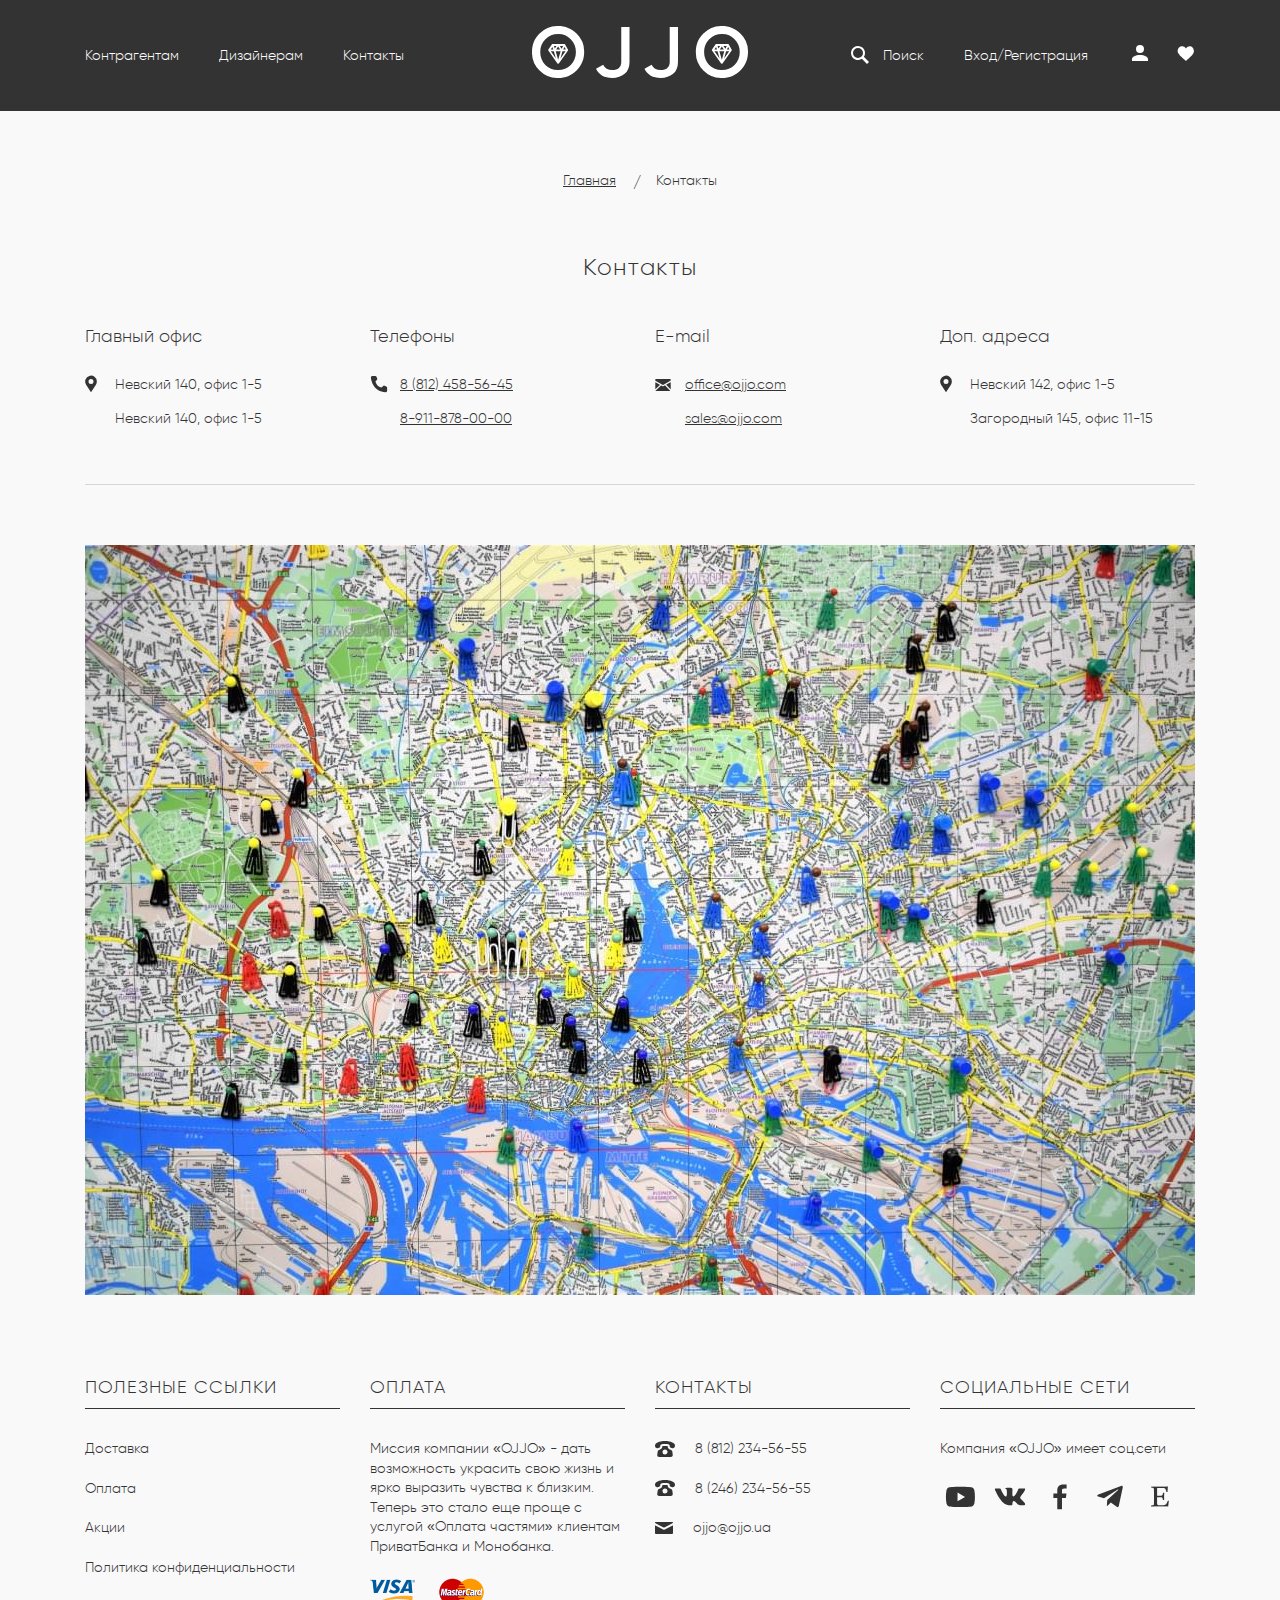
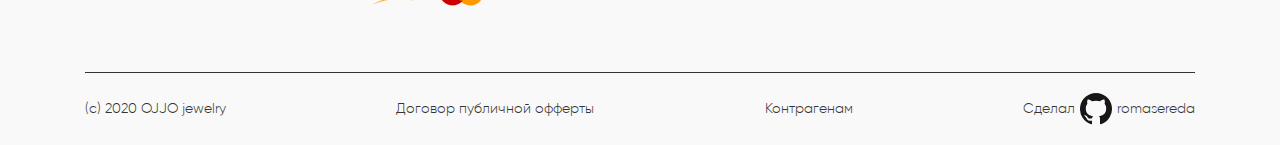
<file: OJJO/contacts.html>
<!DOCTYPE html>
<html lang="ru">
<head>
  <meta charset="UTF-8">

  <meta name="viewport" content="width=device-width, initial-scale=1">

  <link rel="icon" href="images/dest/favicon.ico">

  <meta name="theme-color" content="#333333">

  <title>Контакты</title>

  <link rel="stylesheet" href="css/style.min.css">
</head>
<body>

  <header class="header">

    <nav class="navigation container">

      <ul class="navigation__list">
        <li class="navigation__item">
          <a href="#" class="navigation__link">Контрагентам</a>
        </li>
        <li class="navigation__item">
          <a href="#" class="navigation__link">Дизайнерам</a>
        </li>
        <li class="navigation__item">
          <a  class="navigation__link navigation__link--disabled">Контакты</a>
        </li>
      </ul>

      <a href="index.html" class="logo">
        <svg width="216" height="52" fill="none" xmlns="http://www.w3.org/2000/svg"><path d="M44.55 44.48C39.52 49.49 33.36 52 26.08 52a25.4 25.4 0 01-18.54-7.52A25.23 25.23 0 010 26c0-7.26 2.51-13.4 7.54-18.4A25.27 25.27 0 0126.08 0c7.28 0 13.44 2.53 18.47 7.6A24.88 24.88 0 0152.17 26c0 7.26-2.54 13.42-7.62 18.48zm-31.19-5.59a17.44 17.44 0 0012.72 5.09c5.03 0 9.25-1.7 12.65-5.09 3.45-3.44 5.17-7.73 5.17-12.89s-1.72-9.43-5.17-12.82a17.08 17.08 0 00-12.65-5.16c-5.03 0-9.27 1.72-12.72 5.16-3.4 3.39-5.1 7.66-5.1 12.82s1.7 9.45 5.1 12.9zM80.2 52c-7.8 0-13.2-3.06-16.16-9.17l7.11-4.15c1.63 3.53 4.67 5.3 9.13 5.3 2.87 0 5.07-.7 6.6-2.08 1.59-1.43 2.38-3.44 2.38-6.02V.93h8.26v34.95c0 5.16-1.63 9.15-4.88 11.97C89.38 50.62 85.24 52 80.2 52zM128.66 52c-7.8 0-13.2-3.06-16.16-9.17l7.11-4.15c1.63 3.53 4.67 5.3 9.13 5.3 2.87 0 5.07-.7 6.6-2.08 1.59-1.43 2.38-3.44 2.38-6.02V.93h8.26v34.95c0 5.16-1.63 9.15-4.88 11.97-3.26 2.77-7.4 4.15-12.44 4.15zM208.38 44.48C203.35 49.49 197.2 52 189.92 52a25.4 25.4 0 01-18.54-7.52A25.23 25.23 0 01163.83 26c0-7.26 2.52-13.4 7.55-18.4A25.27 25.27 0 01189.92 0c7.28 0 13.43 2.53 18.46 7.6A24.87 24.87 0 01216 26c0 7.26-2.54 13.42-7.62 18.48zm-31.18-5.59a17.44 17.44 0 0012.72 5.09c5.03 0 9.24-1.7 12.64-5.09 3.45-3.44 5.18-7.73 5.18-12.89s-1.73-9.43-5.18-12.82a17.08 17.08 0 00-12.64-5.16c-5.03 0-9.27 1.72-12.72 5.16-3.4 3.39-5.1 7.66-5.1 12.82s1.7 9.45 5.1 12.9z" fill="#fff"/><path d="M36.13 23.93v-.05a.7.7 0 00-.06-.19l-2.95-5.27s-.37-.51-.46-.51H20.13l-3.77 5.6-.05.06v.02a.97.97 0 00-.08.18l-.02.05a.9.9 0 000 .5l.03.05c.02.07.05.13.08.18l9.12 12.85.02.03c.04.07.1.13.17.18l.05.04c.05.04.1.06.19.1l.05.02.24.03c.08 0 .15 0 .25-.04l.07-.02a.87.87 0 00.18-.1l.04-.03a.76.76 0 00.15-.16l9.13-12.87a.96.96 0 00.15-.4v-.07l.01-.05v-.13zm-4.9-.34l1.3-2.62 1.3 2.62h-2.6zm-.77 1.55h3.08l-5.14 7.24 2.06-7.24zm-.76-2.33l-1.88-2.84h3.28l-1.4 2.84zm-6.01 2.33h4.95l-2.48 8.72-2.47-8.72zm.49-1.55l1.98-3 1.98 3h-3.96zm-1.4-1.02l-.86-2.6h2.58l-1.72 2.6zm1.14 9.81l-5.14-7.24h3.08l2.06 7.24zM20.44 21l.86 2.6h-2.58l1.72-2.6zM199.8 23.93v-.05a.7.7 0 00-.07-.19l-2.94-5.27s-.37-.51-.46-.51h-12.54l-3.76 5.6-.05.06v.02a.96.96 0 00-.08.18l-.02.05a.9.9 0 000 .5l.03.05c.02.07.05.13.08.18l9.12 12.85.01.03c.05.07.1.13.18.18l.05.04c.05.04.1.06.19.1l.05.02.24.03c.08 0 .15 0 .25-.04l.06-.02a.9.9 0 00.18-.1l.05-.03a.76.76 0 00.15-.16l9.13-12.87a.96.96 0 00.15-.4v-.07l.01-.05-.01-.13zm-4.9-.34l1.3-2.62 1.3 2.62h-2.6zm-.77 1.55h3.08l-5.14 7.24 2.06-7.24zm-.76-2.33l-1.88-2.84h3.28l-1.4 2.84zm-6.01 2.33h4.94l-2.47 8.72-2.47-8.72zm.49-1.55l1.98-3 1.98 3h-3.96zm-1.4-1.02l-.86-2.6h2.58l-1.72 2.6zm1.14 9.81l-5.14-7.24h3.08l2.06 7.24zM184.1 21l.86 2.6h-2.58l1.72-2.6z" fill="#fff"/></svg>
      </a>

      <ul class="navigation__list navigation__list--right">
        <li class="navigation__item">
          <a href="#" class="search-button-show navigation__link navigation__link--padding navigation__link--margin-0">
            <svg class="navigation__icon navigation__icon--pos-absolute" width="24" height="24" fill="none" xmlns="http://www.w3.org/2000/svg"><path d="M21 19l-5.15-5.15a7 7 0 10-2 2L19 21l2-2zM5 10a5 5 0 1110.01.01A5 5 0 015 10z" fill="#fff"/></svg>
            Поиск
          </a>
        </li>
        <li class="navigation__item">
          <a href="#" class="login-button-show navigation__link navigation__link--margin-left">Вход/Регистрация</a>
        </li>
        <li class="navigation__item">
          <a href="#" class="navigation__link navigation__link--margin-25">
            <svg class="navigation__icon" width="24" height="24" fill="none" xmlns="http://www.w3.org/2000/svg"><path d="M12 4a4 4 0 110 8 4 4 0 010-8zm0 10c4.42 0 8 1.79 8 4v2H4v-2c0-2.21 3.58-4 8-4z" fill="#fff"/></svg>
          </a>
        </li>
        <li class="navigation__item">
          <a href="#" class="navigation__link navigation__link--margin-0">
            <svg class="navigation__icon" width="18" height="18" fill="none" xmlns="http://www.w3.org/2000/svg"><path d="M8.97 4.6C6.22.34.64 2.66.64 7.3c0 3.48 7.65 8.92 8.33 9.63.7-.7 7.96-6.15 7.96-9.64 0-4.6-5.2-6.95-7.96-2.7z" fill="#fff"/></svg>
          </a>
        </li>
      </ul>

      <div class="hamburgers hamburgers-show">
        <div class="hamburgers__line hamburgers__line--top"></div>
        <div class="hamburgers__line hamburgers__line--center"></div>
        <div class="hamburgers__line hamburgers__line--bottom"></div>
      </div>

    </nav>

  </header>

  <main>

    <ul class="breadcrumbs container">
      <li class="breadcrumbs__item">
        <a href="index.html" class="breadcrumbs__link">Главная</a>
      </li>
      <li class="breadcrumbs__item breadcrumbs__item--last">
        Контакты
      </li>
    </ul>

    <section class="contacts container">

      <h1 class="contacts__title">Контакты</h1>

      <ul class="contacts__block-list">
        <li class="contacts__block">
          <h2 class="contacts__block-title">Главный офис</h2>
          <ul class="contacts__list contacts__list--bg-marker">
            <li class="contacts__item">
              Невский 140, офис 1-5
            </li>
            <li class="contacts__item">
              Невский 140, офис 1-5
            </li>
          </ul>
        </li>
        <li class="contacts__block">
          <h2 class="contacts__block-title">Телефоны</h2>
          <ul class="contacts__list contacts__list--bg-tel">
            <li class="contacts__item">
              <a href="tel:88124585645" class="contacts__link">8 (812) 458-56-45</a>
            </li>
            <li class="contacts__item">
              <a href="tel:89118780000" class="contacts__link">8-911-878-00-00</a>
            </li>
          </ul>
        </li>
        <li class="contacts__block">
          <h2 class="contacts__block-title">E-mail</h2>
          <ul class="contacts__list contacts__list--bg-mail">
            <li class="contacts__item">
              <a href="mailto:office@ojjo.com" class="contacts__link">office@ojjo.com</a>
            </li>
            <li class="contacts__item">
              <a href="mailto:sales@ojjo.com" class="contacts__link">sales@ojjo.com</a>
            </li>
          </ul>
        </li>
        <li class="contacts__block">
          <h2 class="contacts__block-title">Доп. адреса</h2>
          <ul class="contacts__list contacts__list--bg-marker">
            <li class="contacts__item">
              Невский 142, офис 1-5
            </li>
            <li class="contacts__item">
              Загородный 145, офис 11-15
            </li>
          </ul>
        </li>
      </ul>

      <img src="images/dest/contact__maps.jpg" alt="большая карта города с метками" class="contacts__map">

    </section>

  </main>

  <footer class="footer container">

    <div class="footer__block-top">

      <div class="footer__block">

        <h3 class="footer__title">Полезные ссылки</h3>

        <div class="footer__wrapper">

          <ul class="footer__list">
            <li class="footer__item">
              <a href="#" class="footer__link">Доставка</a>
            </li>
            <li class="footer__item">
              <a href="#" class="footer__link">Оплата </a>
            </li>
            <li class="footer__item">
              <a href="#" class="footer__link">Акции</a>
            </li>
            <li class="footer__item">
              <a href="#" class="footer__link">Политика конфиденциальности</a>
            </li>
          </ul>

        </div>

      </div>

      <div class="footer__block">

        <h3 class="footer__title">Оплата</h3>

        <div class="footer__wrapper">

          <p class="footer__text">Миссия компании «OJJO» - дать возможность украсить свою жизнь и ярко выразить чувства к близким. Теперь это стало еще проще с услугой «Оплата частями» клиентам ПриватБанка и Монобанка.</p>
          <img src="images/dest/visa.png" alt="логотип компании Visa" class="footer__image-card">
          <img src="images/dest/mastercard.png" alt="логотип компании MasterCard" class="footer__image-card">

        </div>

      </div>

      <div class="footer__block">

        <h3 class="footer__title">контакты</h3>

        <div class="footer__wrapper">

          <ul class="footer__list">
            <li class="footer__item">
              <a href="tel:8(812)2345655" class="footer__link footer__link--tel">
                <svg class="footer__svg" width="20" height="16" fill="none" xmlns="http://www.w3.org/2000/svg"><path d="M17.26 10.25a1.64 1.64 0 00-1.28-1.34c-2.58-.6-3.22-2.09-3.33-3.73C12.19 5.09 11.38 5 10 5s-2.2.1-2.65.18C7.25 6.82 6.6 8.3 4.02 8.9c-.66.16-1.18.68-1.28 1.34l-.5 3.45A1.98 1.98 0 004.2 16h11.6c1.24 0 2.13-1.1 1.95-2.3l-.5-3.45zM10 13.5A2.51 2.51 0 017.47 11c0-1.38 1.14-2.5 2.53-2.5 1.4 0 2.53 1.12 2.53 2.5s-1.14 2.5-2.53 2.5zM19.95 4c-.02-1.5-3.84-4-9.95-4C3.9 0 .07 2.5.05 4 .03 5.5.07 7.45 2.59 7.13c2.94-.38 2.75-1.41 2.75-2.88 0-1.02 2.4-1.27 4.66-1.27 2.26 0 4.65.25 4.65 1.27 0 1.47-.18 2.5 2.76 2.88 2.52.32 2.56-1.63 2.54-3.13z" fill="#333"/></svg>
                8 (812) 234-56-55
              </a>
            </li>
            <li class="footer__item">
              <a href="tel:8(246)2345655" class="footer__link footer__link--tel">
                <svg class="footer__svg" width="20" height="16" fill="none" xmlns="http://www.w3.org/2000/svg"><path d="M17.26 10.25a1.64 1.64 0 00-1.28-1.34c-2.58-.6-3.22-2.09-3.33-3.73C12.19 5.09 11.38 5 10 5s-2.2.1-2.65.18C7.25 6.82 6.6 8.3 4.02 8.9c-.66.16-1.18.68-1.28 1.34l-.5 3.45A1.98 1.98 0 004.2 16h11.6c1.24 0 2.13-1.1 1.95-2.3l-.5-3.45zM10 13.5A2.51 2.51 0 017.47 11c0-1.38 1.14-2.5 2.53-2.5 1.4 0 2.53 1.12 2.53 2.5s-1.14 2.5-2.53 2.5zM19.95 4c-.02-1.5-3.84-4-9.95-4C3.9 0 .07 2.5.05 4 .03 5.5.07 7.45 2.59 7.13c2.94-.38 2.75-1.41 2.75-2.88 0-1.02 2.4-1.27 4.66-1.27 2.26 0 4.65.25 4.65 1.27 0 1.47-.18 2.5 2.76 2.88 2.52.32 2.56-1.63 2.54-3.13z" fill="#333"/></svg>
                8 (246) 234-56-55
              </a>
            </li>
            <li class="footer__item">
              <a href="mailto:ojjo@ojjo.ua" class="footer__link footer__link--mail">
                <svg class="footer__svg" width="18" height="12" fill="none" xmlns="http://www.w3.org/2000/svg"><path d="M.57 1.29l7.5 4.03c.26.13.58.2.91.2.33 0 .65-.07.9-.2l7.5-4.03c.5-.27.96-1.29.06-1.29H.52c-.9 0-.43 1.02.05 1.29zm17.04 2.2L9.9 7.52c-.34.17-.58.2-.91.2a1.7 1.7 0 01-.9-.2L.37 3.49C0 3.29 0 3.52 0 3.7V11c0 .42.57 1 1 1h16c.43 0 1-.58 1-1V3.7c0-.18 0-.42-.39-.21z" fill="#333"/></svg>
                ojjo@ojjo.ua
              </a>
            </li>
          </ul>

        </div>

      </div>

      <div class="footer__block">

        <h3 class="footer__title">Социальные сети</h3>

        <div class="footer__wrapper">

          <p class="footer__text">Компания «OJJO» имеет соц.сети</p>

          <ul class="social social--footer">
            <li class="social__item social__item--footer">
              <a href="#" class="social__link social__link--footer">
              <svg width="39" height="39" fill="none" xmlns="http://www.w3.org/2000/svg"><path d="M35.84 11.29a4.27 4.27 0 00-3-3.01c-2.66-.72-13.34-.72-13.34-.72s-10.68 0-13.33.72a4.27 4.27 0 00-3.01 3c-.5 2.72-.74 5.47-.72 8.22-.02 2.75.22 5.5.72 8.21a4.27 4.27 0 003 3.01c2.66.72 13.34.72 13.34.72s10.68 0 13.33-.72a4.26 4.26 0 003.01-3c.5-2.72.74-5.47.72-8.22.02-2.75-.22-5.5-.72-8.21zM16.1 24.62V14.38l8.86 5.12-8.86 5.12z" fill="#fff"/></svg>
              </a>
            </li>
            <li class="social__item social__item--footer">
              <a href="#" class="social__link social__link--footer">
              <svg width="36" height="36" fill="none" xmlns="http://www.w3.org/2000/svg"><g clip-path="url(#clip0)"><path fill-rule="evenodd" clip-rule="evenodd" d="M32.04 22.14s2.91 2.87 3.63 4.2l.04.06c.29.5.36.88.22 1.17-.24.46-1.07.7-1.35.72h-5.14c-.36 0-1.1-.1-2.01-.72-.7-.48-1.38-1.28-2.05-2.06-1-1.16-1.86-2.16-2.73-2.16a.98.98 0 00-.33.05c-.66.21-1.5 1.15-1.5 3.66 0 .78-.62 1.23-1.05 1.23H17.4c-.8 0-4.98-.28-8.69-4.19C4.18 19.32.1 9.72.06 9.64c-.25-.63.28-.96.86-.96h5.2c.7 0 .92.42 1.08.8.18.43.86 2.16 1.98 4.11 1.8 3.18 2.91 4.47 3.8 4.47.17 0 .33-.05.48-.13 1.16-.64.94-4.78.89-5.63 0-.17 0-1.85-.6-2.66a2.56 2.56 0 00-1.59-.9c.12-.16.37-.42.69-.58.8-.4 2.23-.45 3.65-.45h.8c1.54.02 1.93.12 2.5.26 1.13.27 1.15 1 1.05 3.5-.03.71-.06 1.52-.06 2.46v.66c-.04 1.28-.09 2.72.82 3.3.11.08.25.12.39.12.3 0 1.25 0 3.79-4.36a32.52 32.52 0 002.04-4.38c.05-.1.2-.36.39-.47.13-.07.27-.1.42-.1h6.11c.67 0 1.12.1 1.2.35.15.41-.02 1.66-2.81 5.43l-1.25 1.65c-2.52 3.32-2.52 3.49.15 6z" fill="#fff"/></g><defs><clipPath><path fill="#fff" d="M0 0h36v36H0z"/></clipPath></defs></svg>
              </a>
            </li>
            <li class="social__item social__item--footer">
              <a href="#" class="social__link social__link--footer">
              <svg width="40" height="39" fill="none" xmlns="http://www.w3.org/2000/svg"><path d="M22.33 34.12V20.8h4.6l.7-5.21h-5.3v-3.32c0-1.5.43-2.54 2.64-2.54h2.81V5.08a38.18 38.18 0 00-4.11-.2c-4.08 0-6.87 2.42-6.87 6.87v3.83h-4.58v5.21h4.59v13.33h5.52z" fill="#fff"/></svg>
              </a>
            </li>
            <li class="social__item social__item--footer">
              <a href="#" class="social__link social__link--footer">
              <svg width="36" height="36" fill="none" xmlns="http://www.w3.org/2000/svg"><path d="M31 5.58L4.4 15.83c-1.81.73-1.8 1.74-.33 2.2l6.83 2.12 15.8-9.96c.74-.46 1.43-.21.86.28l-12.8 11.56-.47 7.04c.7 0 1-.32 1.39-.7l3.31-3.22 6.9 5.1c1.27.7 2.19.34 2.5-1.18l4.53-21.34c.46-1.86-.7-2.7-1.92-2.15z" fill="#fff"/></svg>
              </a>
            </li>
            <li class="social__item social__item--footer">
              <a href="#" class="social__link social__link--footer">
              <svg width="24" height="24" fill="none" xmlns="http://www.w3.org/2000/svg"><path d="M8.56 2.44c0-.32.04-.51.6-.51h7.46c1.3 0 2.02 1.1 2.54 3.19l.42 1.66h1.27c.23-4.72.43-6.78.43-6.78s-3.2.36-5.1.36H6.65L1.53.2v1.37l1.72.32c1.21.24 1.5.5 1.6 1.6 0 0 .11 3.28.11 8.65 0 5.38-.09 8.6-.09 8.6 0 .98-.39 1.34-1.59 1.58l-1.72.33V24l5.13-.16h8.55c1.93 0 6.39.16 6.39.16.1-1.17.75-6.48.85-7.06h-1.2L20 19.84c-1 2.29-2.48 2.45-4.11 2.45h-4.9c-1.64 0-2.42-.64-2.42-2.05V12.8s3.62 0 4.79.1c.91.06 1.46.32 1.76 1.6l.39 1.69h1.4l-.08-4.28.2-4.3h-1.4l-.45 1.89c-.28 1.24-.48 1.47-1.75 1.6-1.67.17-4.82.14-4.82.14V2.45h-.05z" fill="#fff"/></svg>
              </a>
            </li>
          </ul>

        </div>

      </div>

    </div>

    <ul class="footer__block-bottom">
      <li class="footer__bottom-item">
        <span>(c) 2020 OJJO jewelry</span>
      </li>
      <li class="footer__bottom-item">
        <a href="#" class="footer__link footer__link--margin0">Договор публичной офферты</a>
      </li>
      <li class="footer__bottom-item">
        <a href="#" class="footer__link footer__link--margin0">Контрагенам</a>
      </li>
      <li class="footer__bottom-item">
        <a href="https://github.com/romasereda" class="footer__link footer__link--margin0">
          Сделал
          <svg class="footer__svg footer__svg--margin" height="32" width="32" xmlns="http://www.w3.org/2000/svg"><path clip-rule="evenodd" d="M16 0a16 16 0 00-5.05 31.18c.8.14 1.05-.33 1.05-.76v-2.77c-4.45.96-5.37-2.11-5.37-2.11-.73-1.85-1.78-2.34-1.78-2.34-1.45-1 .11-.97.11-.97 1.6.11 2.45 1.65 2.45 1.65 1.43 2.44 3.75 1.73 4.66 1.33a3.42 3.42 0 011.01-2.14c-3.55-.4-7.28-1.78-7.28-7.91 0-1.75.62-3.17 1.64-4.3-.16-.4-.71-2.02.16-4.23 0 0 1.35-.43 4.4 1.65a15.31 15.31 0 018.01 0c3.05-2.07 4.4-1.65 4.4-1.65.87 2.2.32 3.83.15 4.24a6.18 6.18 0 011.65 4.29c0 6.15-3.74 7.5-7.3 7.9.57.49 1.09 1.45 1.09 2.94v4.43c0 .43.26.9 1.07.74A16 16 0 0016 0z" fill="#181616" fill-rule="evenodd"/></svg>
          romasereda
        </a>
      </li>
    </ul>

  </footer>

  <div class="modal-menu hide">

    <div class="modal-menu__header">

      <a href="index.html" class="logo">
        <svg  class="logo__svg" width="216" height="52" fill="none" xmlns="http://www.w3.org/2000/svg"><path d="M44.55 44.48C39.52 49.49 33.36 52 26.08 52a25.4 25.4 0 01-18.54-7.52A25.23 25.23 0 010 26c0-7.26 2.51-13.4 7.54-18.4A25.27 25.27 0 0126.08 0c7.28 0 13.44 2.53 18.47 7.6A24.88 24.88 0 0152.17 26c0 7.26-2.54 13.42-7.62 18.48zm-31.19-5.59a17.44 17.44 0 0012.72 5.09c5.03 0 9.25-1.7 12.65-5.09 3.45-3.44 5.17-7.73 5.17-12.89s-1.72-9.43-5.17-12.82a17.08 17.08 0 00-12.65-5.16c-5.03 0-9.27 1.72-12.72 5.16-3.4 3.39-5.1 7.66-5.1 12.82s1.7 9.45 5.1 12.9zM80.2 52c-7.8 0-13.2-3.06-16.16-9.17l7.11-4.15c1.63 3.53 4.67 5.3 9.13 5.3 2.87 0 5.07-.7 6.6-2.08 1.59-1.43 2.38-3.44 2.38-6.02V.93h8.26v34.95c0 5.16-1.63 9.15-4.88 11.97C89.38 50.62 85.24 52 80.2 52zM128.66 52c-7.8 0-13.2-3.06-16.16-9.17l7.11-4.15c1.63 3.53 4.67 5.3 9.13 5.3 2.87 0 5.07-.7 6.6-2.08 1.59-1.43 2.38-3.44 2.38-6.02V.93h8.26v34.95c0 5.16-1.63 9.15-4.88 11.97-3.26 2.77-7.4 4.15-12.44 4.15zM208.38 44.48C203.35 49.49 197.2 52 189.92 52a25.4 25.4 0 01-18.54-7.52A25.23 25.23 0 01163.83 26c0-7.26 2.52-13.4 7.55-18.4A25.27 25.27 0 01189.92 0c7.28 0 13.43 2.53 18.46 7.6A24.87 24.87 0 01216 26c0 7.26-2.54 13.42-7.62 18.48zm-31.18-5.59a17.44 17.44 0 0012.72 5.09c5.03 0 9.24-1.7 12.64-5.09 3.45-3.44 5.18-7.73 5.18-12.89s-1.73-9.43-5.18-12.82a17.08 17.08 0 00-12.64-5.16c-5.03 0-9.27 1.72-12.72 5.16-3.4 3.39-5.1 7.66-5.1 12.82s1.7 9.45 5.1 12.9z" fill="#fff"/><path d="M36.13 23.93v-.05a.7.7 0 00-.06-.19l-2.95-5.27s-.37-.51-.46-.51H20.13l-3.77 5.6-.05.06v.02a.97.97 0 00-.08.18l-.02.05a.9.9 0 000 .5l.03.05c.02.07.05.13.08.18l9.12 12.85.02.03c.04.07.1.13.17.18l.05.04c.05.04.1.06.19.1l.05.02.24.03c.08 0 .15 0 .25-.04l.07-.02a.87.87 0 00.18-.1l.04-.03a.76.76 0 00.15-.16l9.13-12.87a.96.96 0 00.15-.4v-.07l.01-.05v-.13zm-4.9-.34l1.3-2.62 1.3 2.62h-2.6zm-.77 1.55h3.08l-5.14 7.24 2.06-7.24zm-.76-2.33l-1.88-2.84h3.28l-1.4 2.84zm-6.01 2.33h4.95l-2.48 8.72-2.47-8.72zm.49-1.55l1.98-3 1.98 3h-3.96zm-1.4-1.02l-.86-2.6h2.58l-1.72 2.6zm1.14 9.81l-5.14-7.24h3.08l2.06 7.24zM20.44 21l.86 2.6h-2.58l1.72-2.6zM199.8 23.93v-.05a.7.7 0 00-.07-.19l-2.94-5.27s-.37-.51-.46-.51h-12.54l-3.76 5.6-.05.06v.02a.96.96 0 00-.08.18l-.02.05a.9.9 0 000 .5l.03.05c.02.07.05.13.08.18l9.12 12.85.01.03c.05.07.1.13.18.18l.05.04c.05.04.1.06.19.1l.05.02.24.03c.08 0 .15 0 .25-.04l.06-.02a.9.9 0 00.18-.1l.05-.03a.76.76 0 00.15-.16l9.13-12.87a.96.96 0 00.15-.4v-.07l.01-.05-.01-.13zm-4.9-.34l1.3-2.62 1.3 2.62h-2.6zm-.77 1.55h3.08l-5.14 7.24 2.06-7.24zm-.76-2.33l-1.88-2.84h3.28l-1.4 2.84zm-6.01 2.33h4.94l-2.47 8.72-2.47-8.72zm.49-1.55l1.98-3 1.98 3h-3.96zm-1.4-1.02l-.86-2.6h2.58l-1.72 2.6zm1.14 9.81l-5.14-7.24h3.08l2.06 7.24zM184.1 21l.86 2.6h-2.58l1.72-2.6z" fill="#fff"/></svg>
      </a>

      <div class="hamburgers hamburgers-close">
        <div class="hamburgers__line hamburgers-close__line hamburgers-close__line--top"></div>
        <div class="hamburgers__line hamburgers-close__line hamburgers-close__line--bottom"></div>
      </div>

    </div>

    <nav class="modal-menu__navigation">

      <ul class="modal-list">
        <li class="modal-list__item">
          <a href="#" class="modal-list__link">Контрагентам</a>
        </li>
        <li class="modal-list__item">
          <a href="#" class="modal-list__link">Дизайнерам</a>
        </li>
        <li class="modal-list__item">
          <a href="contacts.html" class="modal-list__link">Контакты</a>
        </li>
        <li class="modal-list__item">
          <a href="#" class="modal-list__link">Вход/Регистрация</a>
        </li>
      </ul>

      <ul class="modal-account">
        <li class="modal-account__item">
          <a href="#" class="modal-account__link">
          <svg class="modal-account__icon" width="34" height="34" fill="none" xmlns="http://www.w3.org/2000/svg"><path d="M17 .33A8.33 8.33 0 1117 17 8.33 8.33 0 0117 .33zm0 20.84c9.2 0 16.67 3.73 16.67 8.33v4.17H.33V29.5c0-4.6 7.46-8.33 16.67-8.33z" fill="#fff"/></svg>             </a>
        </li>
        <li class="modal-account__item">
          <a href="#" class="modal-account__link">
          <svg class="modal-account__icon" width="37" height="33" fill="none" xmlns="http://www.w3.org/2000/svg"><path d="M18.94 5.21C12.82-4.24.43.91.43 11.21c0 7.74 16.99 19.84 18.51 21.4 1.54-1.56 17.68-13.66 17.68-21.4 0-10.22-11.55-15.45-17.68-6z" fill="#fff"/></svg>             </a>
        </li>
      </ul>

      <ul class="social">
        <li class="social__item">
          <a href="#" class="social__link">
          <svg width="39" height="39" fill="none" xmlns="http://www.w3.org/2000/svg"><path d="M35.84 11.29a4.27 4.27 0 00-3-3.01c-2.66-.72-13.34-.72-13.34-.72s-10.68 0-13.33.72a4.27 4.27 0 00-3.01 3c-.5 2.72-.74 5.47-.72 8.22-.02 2.75.22 5.5.72 8.21a4.27 4.27 0 003 3.01c2.66.72 13.34.72 13.34.72s10.68 0 13.33-.72a4.26 4.26 0 003.01-3c.5-2.72.74-5.47.72-8.22.02-2.75-.22-5.5-.72-8.21zM16.1 24.62V14.38l8.86 5.12-8.86 5.12z" fill="#fff"/></svg>
          </a>
        </li>
        <li class="social__item">
          <a href="#" class="social__link">
          <svg width="36" height="36" fill="none" xmlns="http://www.w3.org/2000/svg"><g clip-path="url(#clip0)"><path fill-rule="evenodd" clip-rule="evenodd" d="M32.04 22.14s2.91 2.87 3.63 4.2l.04.06c.29.5.36.88.22 1.17-.24.46-1.07.7-1.35.72h-5.14c-.36 0-1.1-.1-2.01-.72-.7-.48-1.38-1.28-2.05-2.06-1-1.16-1.86-2.16-2.73-2.16a.98.98 0 00-.33.05c-.66.21-1.5 1.15-1.5 3.66 0 .78-.62 1.23-1.05 1.23H17.4c-.8 0-4.98-.28-8.69-4.19C4.18 19.32.1 9.72.06 9.64c-.25-.63.28-.96.86-.96h5.2c.7 0 .92.42 1.08.8.18.43.86 2.16 1.98 4.11 1.8 3.18 2.91 4.47 3.8 4.47.17 0 .33-.05.48-.13 1.16-.64.94-4.78.89-5.63 0-.17 0-1.85-.6-2.66a2.56 2.56 0 00-1.59-.9c.12-.16.37-.42.69-.58.8-.4 2.23-.45 3.65-.45h.8c1.54.02 1.93.12 2.5.26 1.13.27 1.15 1 1.05 3.5-.03.71-.06 1.52-.06 2.46v.66c-.04 1.28-.09 2.72.82 3.3.11.08.25.12.39.12.3 0 1.25 0 3.79-4.36a32.52 32.52 0 002.04-4.38c.05-.1.2-.36.39-.47.13-.07.27-.1.42-.1h6.11c.67 0 1.12.1 1.2.35.15.41-.02 1.66-2.81 5.43l-1.25 1.65c-2.52 3.32-2.52 3.49.15 6z" fill="#fff"/></g><defs><clipPath id="clip0"><path fill="#fff" d="M0 0h36v36H0z"/></clipPath></defs></svg>
          </a>
        </li>
        <li class="social__item">
          <a href="#" class="social__link">
          <svg width="40" height="39" fill="none" xmlns="http://www.w3.org/2000/svg"><path d="M22.33 34.12V20.8h4.6l.7-5.21h-5.3v-3.32c0-1.5.43-2.54 2.64-2.54h2.81V5.08a38.18 38.18 0 00-4.11-.2c-4.08 0-6.87 2.42-6.87 6.87v3.83h-4.58v5.21h4.59v13.33h5.52z" fill="#fff"/></svg>
          </a>
        </li>
        <li class="social__item">
          <a href="#" class="social__link">
          <svg width="36" height="36" fill="none" xmlns="http://www.w3.org/2000/svg"><path d="M31 5.58L4.4 15.83c-1.81.73-1.8 1.74-.33 2.2l6.83 2.12 15.8-9.96c.74-.46 1.43-.21.86.28l-12.8 11.56-.47 7.04c.7 0 1-.32 1.39-.7l3.31-3.22 6.9 5.1c1.27.7 2.19.34 2.5-1.18l4.53-21.34c.46-1.86-.7-2.7-1.92-2.15z" fill="#fff"/></svg>
          </a>
        </li>
        <li class="social__item">
          <a href="#" class="social__link">
          <svg width="24" height="24" fill="none" xmlns="http://www.w3.org/2000/svg"><path d="M8.56 2.44c0-.32.04-.51.6-.51h7.46c1.3 0 2.02 1.1 2.54 3.19l.42 1.66h1.27c.23-4.72.43-6.78.43-6.78s-3.2.36-5.1.36H6.65L1.53.2v1.37l1.72.32c1.21.24 1.5.5 1.6 1.6 0 0 .11 3.28.11 8.65 0 5.38-.09 8.6-.09 8.6 0 .98-.39 1.34-1.59 1.58l-1.72.33V24l5.13-.16h8.55c1.93 0 6.39.16 6.39.16.1-1.17.75-6.48.85-7.06h-1.2L20 19.84c-1 2.29-2.48 2.45-4.11 2.45h-4.9c-1.64 0-2.42-.64-2.42-2.05V12.8s3.62 0 4.79.1c.91.06 1.46.32 1.76 1.6l.39 1.69h1.4l-.08-4.28.2-4.3h-1.4l-.45 1.89c-.28 1.24-.48 1.47-1.75 1.6-1.67.17-4.82.14-4.82.14V2.45h-.05z" fill="#fff"/></svg>
          </a>
        </li>
      </ul>

    </nav>

  </div>

  <div class="modal modal-hide modal--search">
    <form action="#" class="form form--search">

      <input type="text" class="input input--flex-grow-1" placeholder="Название изделия">

      <button class="button" type="submit">Поиск</button>

      <div class="hamburgers hamburgers-close hamburgers--form-close">
        <div class="hamburgers__line hamburgers-close__line hamburgers-close__line--top"></div>
        <div class="hamburgers__line hamburgers-close__line hamburgers-close__line--bottom"></div>
      </div>
    
    </form>
  </div>

  <div class="modal modal-hide modal--login">
    <form action="#" class="form form--login">

      <input type="email" class="input input--flex-grow-1" placeholder="e-mail">

      <input type="password" class="input input--flex-grow-1" placeholder="пароль">

      <button class="button" type="submit">Вход</button>

      <div class="form__line"></div>

      <a class="button">Регистрация</a>

      <div class="hamburgers hamburgers-close hamburgers--form-close">
        <div class="hamburgers__line hamburgers-close__line hamburgers-close__line--top"></div>
        <div class="hamburgers__line hamburgers-close__line hamburgers-close__line--bottom"></div>
      </div>
    
    </form>
  </div>

  <script src="js/script.min.js"></script>

</body>
</html>
</file>
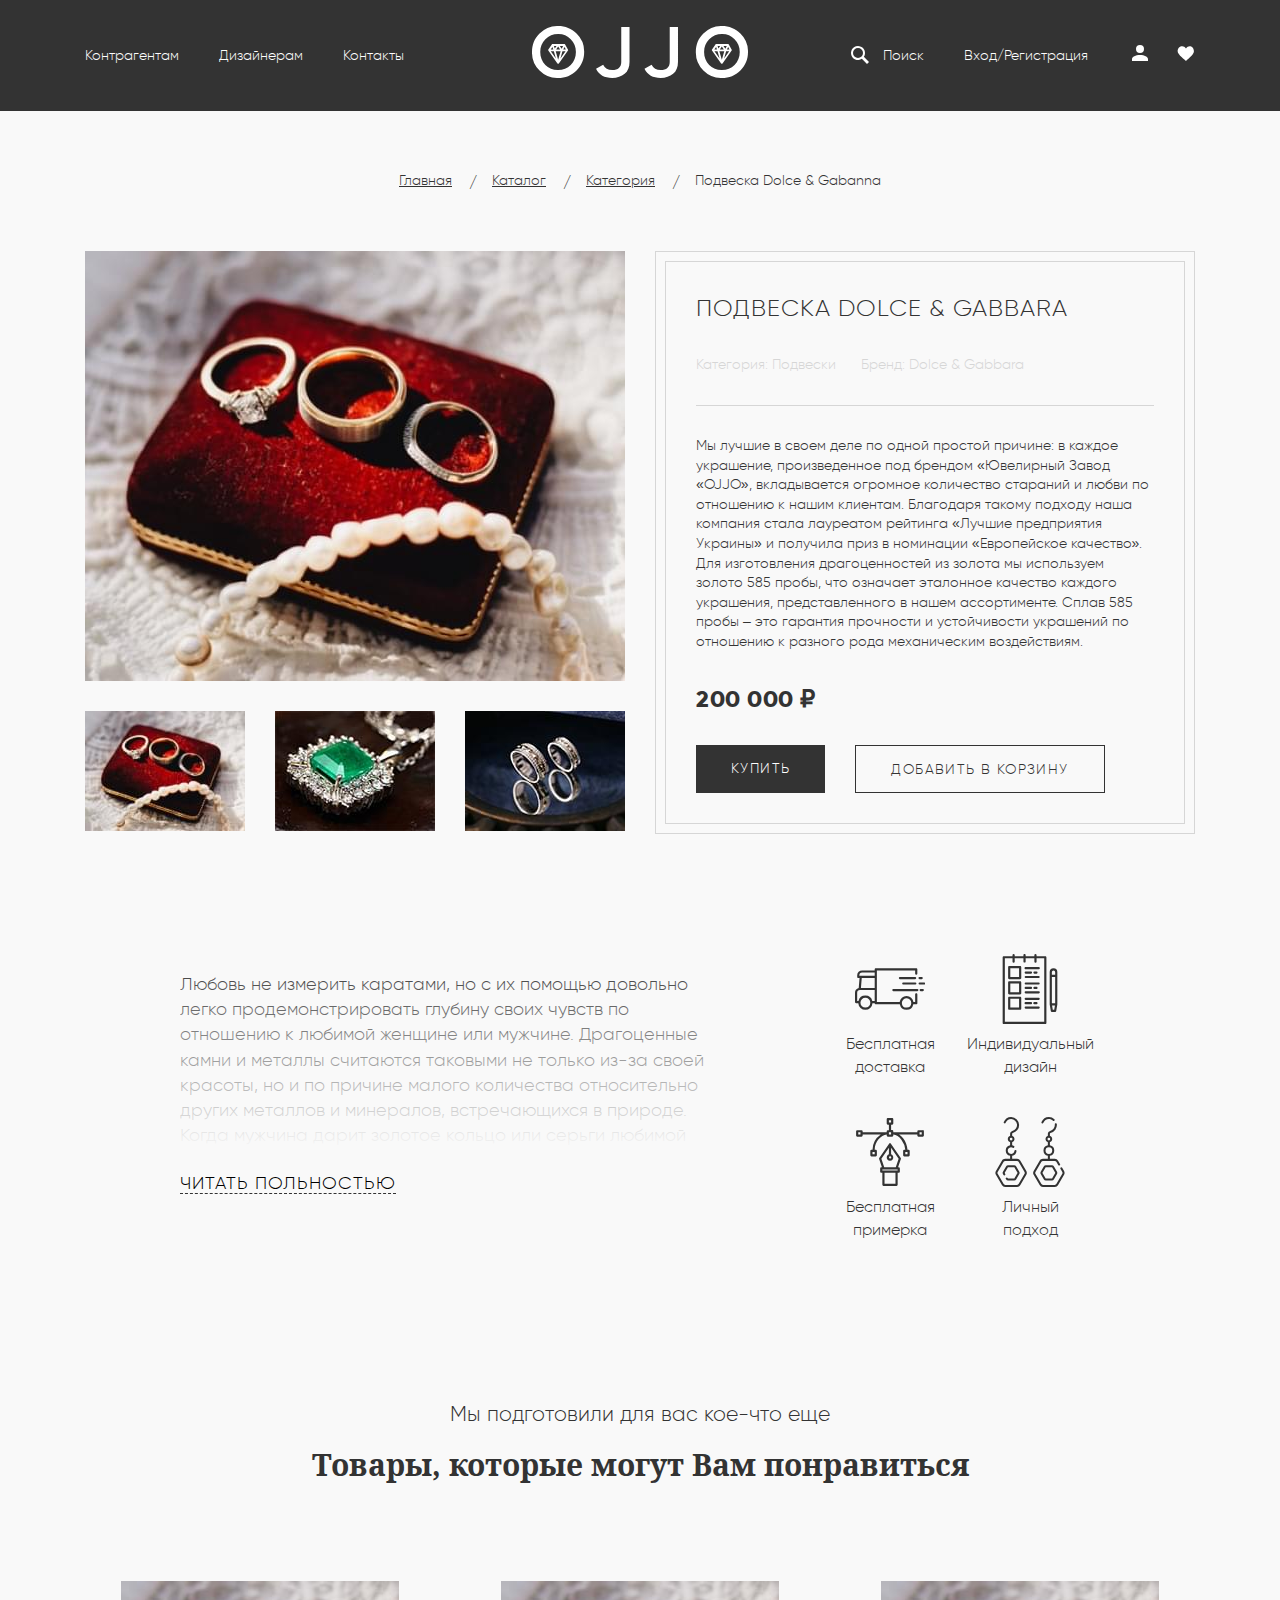
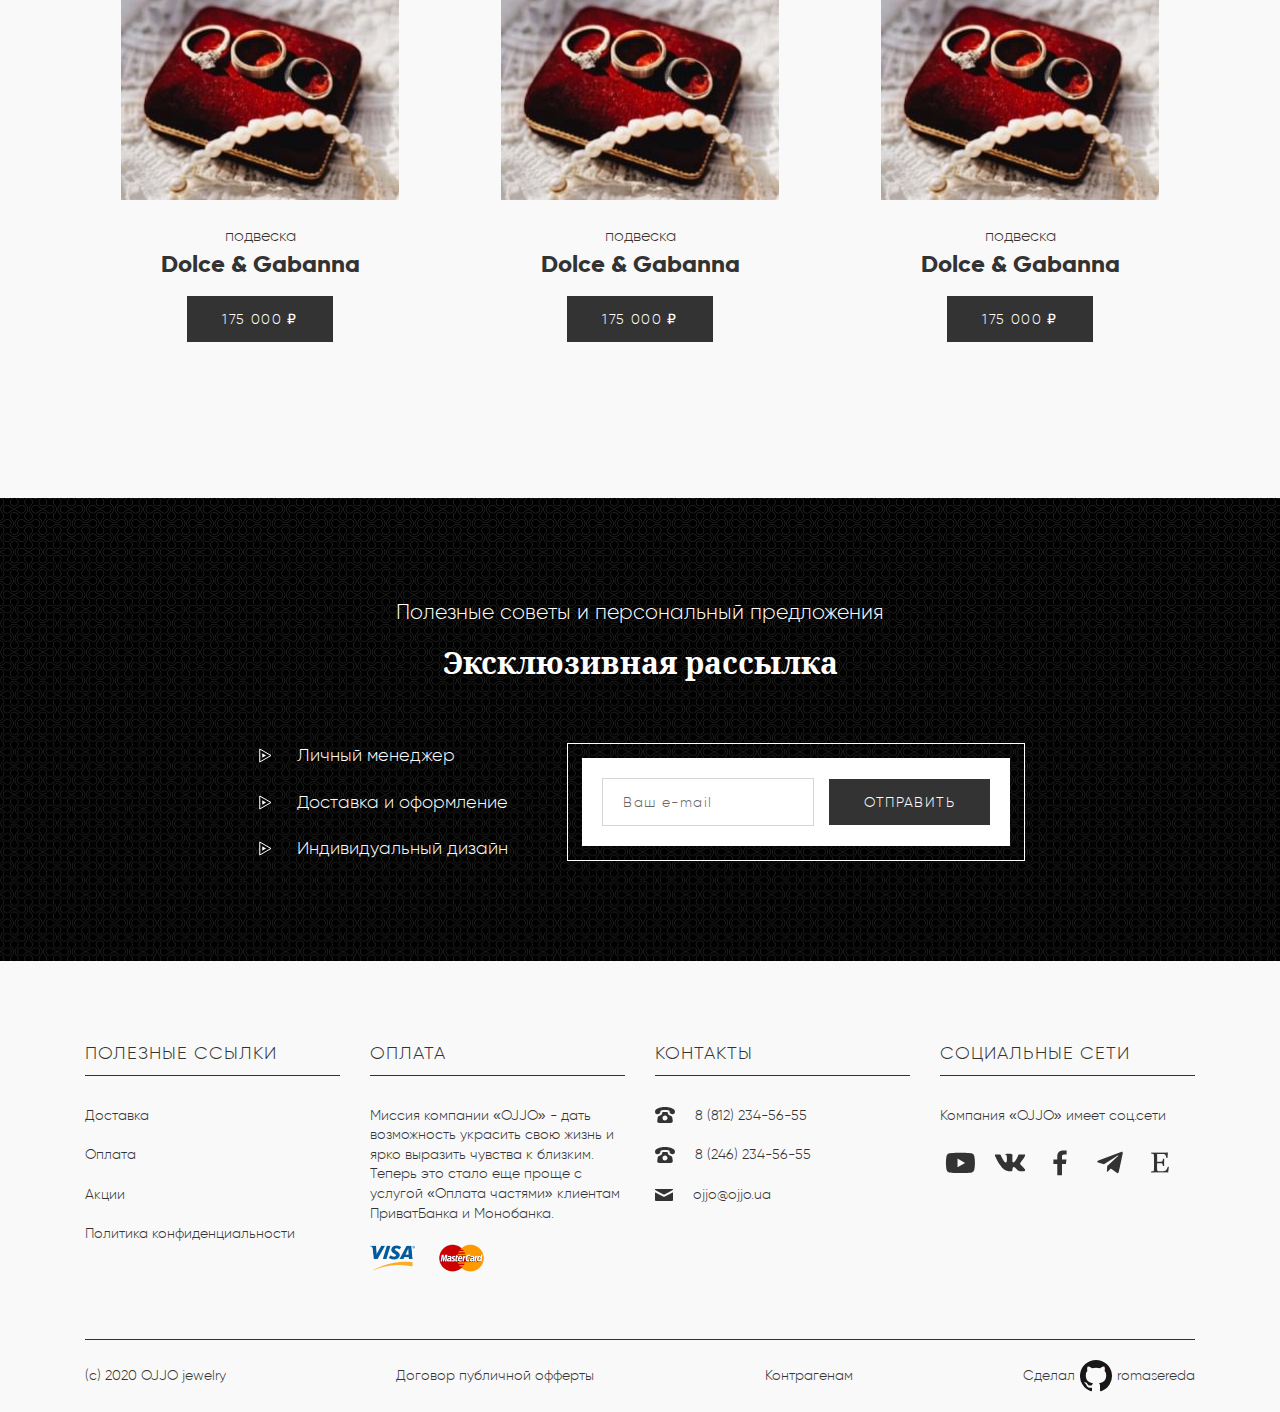
<file: OJJO/product.html>
<!DOCTYPE html>
<html lang="ru">
<head>
  <meta charset="UTF-8">

  <meta name="viewport" content="width=device-width, initial-scale=1">

  <link rel="icon" href="images/dest/favicon.ico">

  <meta name="theme-color" content="#333333">

  <title>Продукт</title>

  <link rel="stylesheet" href="css/style.min.css">
</head>
<body>

  <header class="header">

    <nav class="navigation container">

      <ul class="navigation__list">
        <li class="navigation__item">
          <a href="#" class="navigation__link">Контрагентам</a>
        </li>
        <li class="navigation__item">
          <a href="#" class="navigation__link">Дизайнерам</a>
        </li>
        <li class="navigation__item">
          <a href="contacts.html" class="navigation__link">Контакты</a>
        </li>
      </ul>

      <a href="index.html" class="logo">
        <svg width="216" height="52" fill="none" xmlns="http://www.w3.org/2000/svg"><path d="M44.55 44.48C39.52 49.49 33.36 52 26.08 52a25.4 25.4 0 01-18.54-7.52A25.23 25.23 0 010 26c0-7.26 2.51-13.4 7.54-18.4A25.27 25.27 0 0126.08 0c7.28 0 13.44 2.53 18.47 7.6A24.88 24.88 0 0152.17 26c0 7.26-2.54 13.42-7.62 18.48zm-31.19-5.59a17.44 17.44 0 0012.72 5.09c5.03 0 9.25-1.7 12.65-5.09 3.45-3.44 5.17-7.73 5.17-12.89s-1.72-9.43-5.17-12.82a17.08 17.08 0 00-12.65-5.16c-5.03 0-9.27 1.72-12.72 5.16-3.4 3.39-5.1 7.66-5.1 12.82s1.7 9.45 5.1 12.9zM80.2 52c-7.8 0-13.2-3.06-16.16-9.17l7.11-4.15c1.63 3.53 4.67 5.3 9.13 5.3 2.87 0 5.07-.7 6.6-2.08 1.59-1.43 2.38-3.44 2.38-6.02V.93h8.26v34.95c0 5.16-1.63 9.15-4.88 11.97C89.38 50.62 85.24 52 80.2 52zM128.66 52c-7.8 0-13.2-3.06-16.16-9.17l7.11-4.15c1.63 3.53 4.67 5.3 9.13 5.3 2.87 0 5.07-.7 6.6-2.08 1.59-1.43 2.38-3.44 2.38-6.02V.93h8.26v34.95c0 5.16-1.63 9.15-4.88 11.97-3.26 2.77-7.4 4.15-12.44 4.15zM208.38 44.48C203.35 49.49 197.2 52 189.92 52a25.4 25.4 0 01-18.54-7.52A25.23 25.23 0 01163.83 26c0-7.26 2.52-13.4 7.55-18.4A25.27 25.27 0 01189.92 0c7.28 0 13.43 2.53 18.46 7.6A24.87 24.87 0 01216 26c0 7.26-2.54 13.42-7.62 18.48zm-31.18-5.59a17.44 17.44 0 0012.72 5.09c5.03 0 9.24-1.7 12.64-5.09 3.45-3.44 5.18-7.73 5.18-12.89s-1.73-9.43-5.18-12.82a17.08 17.08 0 00-12.64-5.16c-5.03 0-9.27 1.72-12.72 5.16-3.4 3.39-5.1 7.66-5.1 12.82s1.7 9.45 5.1 12.9z" fill="#fff"/><path d="M36.13 23.93v-.05a.7.7 0 00-.06-.19l-2.95-5.27s-.37-.51-.46-.51H20.13l-3.77 5.6-.05.06v.02a.97.97 0 00-.08.18l-.02.05a.9.9 0 000 .5l.03.05c.02.07.05.13.08.18l9.12 12.85.02.03c.04.07.1.13.17.18l.05.04c.05.04.1.06.19.1l.05.02.24.03c.08 0 .15 0 .25-.04l.07-.02a.87.87 0 00.18-.1l.04-.03a.76.76 0 00.15-.16l9.13-12.87a.96.96 0 00.15-.4v-.07l.01-.05v-.13zm-4.9-.34l1.3-2.62 1.3 2.62h-2.6zm-.77 1.55h3.08l-5.14 7.24 2.06-7.24zm-.76-2.33l-1.88-2.84h3.28l-1.4 2.84zm-6.01 2.33h4.95l-2.48 8.72-2.47-8.72zm.49-1.55l1.98-3 1.98 3h-3.96zm-1.4-1.02l-.86-2.6h2.58l-1.72 2.6zm1.14 9.81l-5.14-7.24h3.08l2.06 7.24zM20.44 21l.86 2.6h-2.58l1.72-2.6zM199.8 23.93v-.05a.7.7 0 00-.07-.19l-2.94-5.27s-.37-.51-.46-.51h-12.54l-3.76 5.6-.05.06v.02a.96.96 0 00-.08.18l-.02.05a.9.9 0 000 .5l.03.05c.02.07.05.13.08.18l9.12 12.85.01.03c.05.07.1.13.18.18l.05.04c.05.04.1.06.19.1l.05.02.24.03c.08 0 .15 0 .25-.04l.06-.02a.9.9 0 00.18-.1l.05-.03a.76.76 0 00.15-.16l9.13-12.87a.96.96 0 00.15-.4v-.07l.01-.05-.01-.13zm-4.9-.34l1.3-2.62 1.3 2.62h-2.6zm-.77 1.55h3.08l-5.14 7.24 2.06-7.24zm-.76-2.33l-1.88-2.84h3.28l-1.4 2.84zm-6.01 2.33h4.94l-2.47 8.72-2.47-8.72zm.49-1.55l1.98-3 1.98 3h-3.96zm-1.4-1.02l-.86-2.6h2.58l-1.72 2.6zm1.14 9.81l-5.14-7.24h3.08l2.06 7.24zM184.1 21l.86 2.6h-2.58l1.72-2.6z" fill="#fff"/></svg>
      </a>

      <ul class="navigation__list navigation__list--right">
        <li class="navigation__item">
          <a href="#" class="search-button-show navigation__link navigation__link--padding navigation__link--margin-0">
            <svg class="navigation__icon navigation__icon--pos-absolute" width="24" height="24" fill="none" xmlns="http://www.w3.org/2000/svg"><path d="M21 19l-5.15-5.15a7 7 0 10-2 2L19 21l2-2zM5 10a5 5 0 1110.01.01A5 5 0 015 10z" fill="#fff"/></svg>
            Поиск
          </a>
        </li>
        <li class="navigation__item">
          <a href="#" class="login-button-show navigation__link navigation__link--margin-left">Вход/Регистрация</a>
        </li>
        <li class="navigation__item">
          <a href="#" class="navigation__link navigation__link--margin-25">
            <svg class="navigation__icon" width="24" height="24" fill="none" xmlns="http://www.w3.org/2000/svg"><path d="M12 4a4 4 0 110 8 4 4 0 010-8zm0 10c4.42 0 8 1.79 8 4v2H4v-2c0-2.21 3.58-4 8-4z" fill="#fff"/></svg>
          </a>
        </li>
        <li class="navigation__item">
          <a href="#" class="navigation__link navigation__link--margin-0">
            <svg class="navigation__icon" width="18" height="18" fill="none" xmlns="http://www.w3.org/2000/svg"><path d="M8.97 4.6C6.22.34.64 2.66.64 7.3c0 3.48 7.65 8.92 8.33 9.63.7-.7 7.96-6.15 7.96-9.64 0-4.6-5.2-6.95-7.96-2.7z" fill="#fff"/></svg>
          </a>
        </li>
      </ul>

      <div class="hamburgers hamburgers-show">
        <div class="hamburgers__line hamburgers__line--top"></div>
        <div class="hamburgers__line hamburgers__line--center"></div>
        <div class="hamburgers__line hamburgers__line--bottom"></div>
      </div>

    </nav>

  </header>

  <main>

    <ul class="breadcrumbs container">
      <li class="breadcrumbs__item">
        <a href="index.html" class="breadcrumbs__link">Главная</a>
      </li>
      <li class="breadcrumbs__item">
        <a href="catalog.html" class="breadcrumbs__link">Каталог</a>
      </li>
      <li class="breadcrumbs__item">
        <a href="#" class="breadcrumbs__link">Категория</a>
      </li>
      <li class="breadcrumbs__item breadcrumbs__item--last">
        Подвеска Dolce & Gabanna
      </li>
    </ul>

    <div class="product container">

      <div class="slider">

        <div class="slider__content">
          <img src="images/dest/product_big_1.jpg" alt="на бордовой подушке лежат три кольца" class="slider__image-big show">
          <img src="images/dest/product_big_2.jpg" alt="кулон с драгоценным зеленым камнем" class="slider__image-big hide">
          <img src="images/dest/product_big_3.jpg" alt="два серебряных кольца" class="slider__image-big hide">
        </div>

        <div class="slider__list">
          <button class="slider__item" tabindex="0">
            <img src="images/dest/product_small_1.jpg" alt="на бордовой подушке лежат три кольца" class="slider__image-min">
          </button>
          <button class="slider__item" tabindex="0">
            <img src="images/dest/product_small_2.jpg" alt="кулон с драгоценным зеленым камнем" class="slider__image-min">
          </button>
          <button class="slider__item" tabindex="0">
            <img src="images/dest/product_small_3.jpg" alt="два серебряных кольца" class="slider__image-min">
          </button>
        </div>

      </div>

      <div class="product__wrapper">

        <h1 class="product__title">Подвеска Dolce & Gabbara</h1>
        <div class="product-feature">
          <p class="product-feature__item">
            <span class="product-feature__name">Категория:</span> Подвески
          </p>
          <p class="product-feature__item">
            <span class="product-feature__name">Бренд:</span> Dolce & Gabbara
          </p>
          </div>

        <p class="product__paragraph">Мы лучшие в своем деле по одной простой причине: в каждое украшение, произведенное под брендом «Ювелирный Завод «OJJO», вкладывается огромное количество стараний и любви по отношению к нашим клиентам. Благодаря такому подходу наша компания стала лауреатом рейтинга «Лучшие предприятия Украины» и получила приз в номинации «Европейское качество». Для изготовления драгоценностей из золота мы используем золото 585 пробы, что означает эталонное качество каждого украшения, представленного в нашем ассортименте. Сплав 585 пробы – это гарантия прочности и устойчивости украшений по отношению к разного рода механическим воздействиям.</p>

        <b class="product__price">200 000 ₽ </b>

        <div class="product__wrapper--button">
          <a href="#" class="button">Купить</a>
          <button class="button button--big-white">добавить в корзину</button>
        </div>

      </div>

    </div>

    <div class="info">

      <div class="info__text info__text--hide">
        <p class="info__paragraph">Любовь не измерить каратами, но с их помощью довольно легко продемонстрировать глубину своих чувств по отношению к любимой женщине или мужчине. Драгоценные камни и металлы считаются таковыми не только из-за своей красоты, но и по причине малого количества относительно других металлов и минералов, встречающихся в природе. Когда мужчина дарит золотое кольцо или серьги любимой женщине, он тем самым демонстрирует, насколько дорог ему этот человек.</p>
        <p class="info__paragraph">Наша ювелирная сеть создана в 1999 году, на границе нового тысячелетия, с целью дать возможность людям привнести в свою жизнь немного яркости и красоты. В нашем магазине ювелирных изделий представлены украшения, которые помогут выразить глубокие чувства по отношению к близким людям. Наша цель с самого начала существования – возродить истинное ювелирное искусство, даруя миру изысканные украшения с оригинальным дизайном, удовлетворяя потребности даже наиболее взыскательных и требовательных клиентов.</p>
        <button class="info__button info__button--show button-underline button-underline--big">Читать польностью</button>
      </div>

      <ul class="info__images">
        <li class="info__item">
          <img src="images/dest/info_1.svg" alt="грузовая машина" class="info__image">
          <span class="info__image-text">Бесплатная<br>доставка</span>
        </li>
        <li class="info__item">
          <img src="images/dest/info_2.svg" alt="список с ручкой" class="info__image">
          <span class="info__image-text">Индивидуальный<br>дизайн</span>
        </li>
        <li class="info__item">
          <img src="images/dest/info_3.svg" alt="" class="info__image">
          <span class="info__image-text">Бесплатная<br>примерка</span>
        </li>
        <li class="info__item">
          <img src="images/dest/info_4.svg" alt="два сережки" class="info__image">
          <span class="info__image-text">Личный<br>подход</span>
        </li>
      </ul>

    </div>

    <section class="catalog section">

      <h2 class="section__title">
        <span class="section__subtitle">Мы подготовили для вас кое-что еще</span>
        Товары, которые могут Вам понравиться
      </h2>

      <div class="catalog__content catalog__content--margin-none container">
        <div class="catalog__item">
          <img src="images/dest/catalog_1.jpg" alt="на красивой подушке лежит три драгоценных кольца" class="catalog__image">
          <h3 class="catalog__name">
            <span class="catalog__subname">подвеска</span>
            Dolce & Gabanna
          </h3>
          <a href="#" class="button">175 000 ₽</a>
        </div>
        <div class="catalog__item">
          <img src="images/dest/catalog_1.jpg" alt="на красивой подушке лежит три драгоценных кольца" class="catalog__image">
          <h3 class="catalog__name">
            <span class="catalog__subname">подвеска</span>
            Dolce & Gabanna
          </h3>
          <a href="#" class="button">175 000 ₽</a>
        </div>
        <div class="catalog__item">
          <img src="images/dest/catalog_1.jpg" alt="на красивой подушке лежит три драгоценных кольца" class="catalog__image">
          <h3 class="catalog__name">
            <span class="catalog__subname">подвеска</span>
            Dolce & Gabanna
          </h3>
          <a href="#" class="button">175 000 ₽</a>
        </div>
      </div>

    </section>

    <section class="section section--bg-black">

      <h2 class="section__title">
        <span class="section__subtitle">Полезные советы и персональный предложения</span>
        Эксклюзивная рассылка
      </h2>

      <form class="mailing" action="#">

        <ul class="mailing__list">
          <li class="mailing__item">
            <input class="mailing__checkbox" id="mailing-manager" type="checkbox" name="mailing-manager">
            <label for="mailing-manager" class="mailing__text">
              <svg class="mailing__svg" width="17" height="17" fill="none" xmlns="http://www.w3.org/2000/svg"><path d="M11 8.5l-3.75 2.17V6.33L11 8.5z" fill="#fff"/><path d="M4.75 2L16 8.5 4.75 15V2z" stroke="#fff"/></svg>
              Личный менеджер
            </label>
          </li>
          <li class="mailing__item">
            <input class="mailing__checkbox" id="mailing-delivery" type="checkbox" name="mailing-delivery">
            <label for="mailing-delivery" class="mailing__text">
              <svg class="mailing__svg" width="17" height="17" fill="none" xmlns="http://www.w3.org/2000/svg"><path d="M11 8.5l-3.75 2.17V6.33L11 8.5z" fill="#fff"/><path d="M4.75 2L16 8.5 4.75 15V2z" stroke="#fff"/></svg>
              Доставка и оформление
            </label>
          </li>
          <li class="mailing__item">
            <input  class="mailing__checkbox" id="mailing-design" type="checkbox" name="mailing-design">
            <label for="mailing-design" class="mailing__text">
              <svg class="mailing__svg" width="17" height="17" fill="none" xmlns="http://www.w3.org/2000/svg"><path d="M11 8.5l-3.75 2.17V6.33L11 8.5z" fill="#fff"/><path d="M4.75 2L16 8.5 4.75 15V2z" stroke="#fff"/></svg>
              Индивидуальный дизайн
            </label>
        </ul>

        <div class="mailing__wrapper-outline">
          <div class="mailing__wrapper">
            <input type="email" class="input input--mailing" placeholder="Ваш e-mail">
            <button class="button button--mailing" type="submit">отправить</button>
          </div>
        </div>

      </form>

    </section>

  </main>

  <footer class="footer container">

    <div class="footer__block-top">

      <div class="footer__block">

        <h3 class="footer__title">Полезные ссылки</h3>

        <div class="footer__wrapper">

          <ul class="footer__list">
            <li class="footer__item">
              <a href="#" class="footer__link">Доставка</a>
            </li>
            <li class="footer__item">
              <a href="#" class="footer__link">Оплата </a>
            </li>
            <li class="footer__item">
              <a href="#" class="footer__link">Акции</a>
            </li>
            <li class="footer__item">
              <a href="#" class="footer__link">Политика конфиденциальности</a>
            </li>
          </ul>

        </div>

      </div>

      <div class="footer__block">

        <h3 class="footer__title">Оплата</h3>

        <div class="footer__wrapper">

          <p class="footer__text">Миссия компании «OJJO» - дать возможность украсить свою жизнь и ярко выразить чувства к близким. Теперь это стало еще проще с услугой «Оплата частями» клиентам ПриватБанка и Монобанка.</p>
          <img src="images/dest/visa.png" alt="логотип компании Visa" class="footer__image-card">
          <img src="images/dest/mastercard.png" alt="логотип компании MasterCard" class="footer__image-card">

        </div>

      </div>

      <div class="footer__block">

        <h3 class="footer__title">контакты</h3>

        <div class="footer__wrapper">

          <ul class="footer__list">
            <li class="footer__item">
              <a href="tel:8(812)2345655" class="footer__link footer__link--tel">
                <svg class="footer__svg" width="20" height="16" fill="none" xmlns="http://www.w3.org/2000/svg"><path d="M17.26 10.25a1.64 1.64 0 00-1.28-1.34c-2.58-.6-3.22-2.09-3.33-3.73C12.19 5.09 11.38 5 10 5s-2.2.1-2.65.18C7.25 6.82 6.6 8.3 4.02 8.9c-.66.16-1.18.68-1.28 1.34l-.5 3.45A1.98 1.98 0 004.2 16h11.6c1.24 0 2.13-1.1 1.95-2.3l-.5-3.45zM10 13.5A2.51 2.51 0 017.47 11c0-1.38 1.14-2.5 2.53-2.5 1.4 0 2.53 1.12 2.53 2.5s-1.14 2.5-2.53 2.5zM19.95 4c-.02-1.5-3.84-4-9.95-4C3.9 0 .07 2.5.05 4 .03 5.5.07 7.45 2.59 7.13c2.94-.38 2.75-1.41 2.75-2.88 0-1.02 2.4-1.27 4.66-1.27 2.26 0 4.65.25 4.65 1.27 0 1.47-.18 2.5 2.76 2.88 2.52.32 2.56-1.63 2.54-3.13z" fill="#333"/></svg>
                8 (812) 234-56-55
              </a>
            </li>
            <li class="footer__item">
              <a href="tel:8(246)2345655" class="footer__link footer__link--tel">
                <svg class="footer__svg" width="20" height="16" fill="none" xmlns="http://www.w3.org/2000/svg"><path d="M17.26 10.25a1.64 1.64 0 00-1.28-1.34c-2.58-.6-3.22-2.09-3.33-3.73C12.19 5.09 11.38 5 10 5s-2.2.1-2.65.18C7.25 6.82 6.6 8.3 4.02 8.9c-.66.16-1.18.68-1.28 1.34l-.5 3.45A1.98 1.98 0 004.2 16h11.6c1.24 0 2.13-1.1 1.95-2.3l-.5-3.45zM10 13.5A2.51 2.51 0 017.47 11c0-1.38 1.14-2.5 2.53-2.5 1.4 0 2.53 1.12 2.53 2.5s-1.14 2.5-2.53 2.5zM19.95 4c-.02-1.5-3.84-4-9.95-4C3.9 0 .07 2.5.05 4 .03 5.5.07 7.45 2.59 7.13c2.94-.38 2.75-1.41 2.75-2.88 0-1.02 2.4-1.27 4.66-1.27 2.26 0 4.65.25 4.65 1.27 0 1.47-.18 2.5 2.76 2.88 2.52.32 2.56-1.63 2.54-3.13z" fill="#333"/></svg>
                8 (246) 234-56-55
              </a>
            </li>
            <li class="footer__item">
              <a href="mailto:ojjo@ojjo.ua" class="footer__link footer__link--mail">
                <svg class="footer__svg" width="18" height="12" fill="none" xmlns="http://www.w3.org/2000/svg"><path d="M.57 1.29l7.5 4.03c.26.13.58.2.91.2.33 0 .65-.07.9-.2l7.5-4.03c.5-.27.96-1.29.06-1.29H.52c-.9 0-.43 1.02.05 1.29zm17.04 2.2L9.9 7.52c-.34.17-.58.2-.91.2a1.7 1.7 0 01-.9-.2L.37 3.49C0 3.29 0 3.52 0 3.7V11c0 .42.57 1 1 1h16c.43 0 1-.58 1-1V3.7c0-.18 0-.42-.39-.21z" fill="#333"/></svg>
                ojjo@ojjo.ua
              </a>
            </li>
          </ul>

        </div>

      </div>

      <div class="footer__block">

        <h3 class="footer__title">Социальные сети</h3>

        <div class="footer__wrapper">

          <p class="footer__text">Компания «OJJO» имеет соц.сети</p>

          <ul class="social social--footer">
            <li class="social__item social__item--footer">
              <a href="#" class="social__link social__link--footer">
              <svg width="39" height="39" fill="none" xmlns="http://www.w3.org/2000/svg"><path d="M35.84 11.29a4.27 4.27 0 00-3-3.01c-2.66-.72-13.34-.72-13.34-.72s-10.68 0-13.33.72a4.27 4.27 0 00-3.01 3c-.5 2.72-.74 5.47-.72 8.22-.02 2.75.22 5.5.72 8.21a4.27 4.27 0 003 3.01c2.66.72 13.34.72 13.34.72s10.68 0 13.33-.72a4.26 4.26 0 003.01-3c.5-2.72.74-5.47.72-8.22.02-2.75-.22-5.5-.72-8.21zM16.1 24.62V14.38l8.86 5.12-8.86 5.12z" fill="#fff"/></svg>
              </a>
            </li>
            <li class="social__item social__item--footer">
              <a href="#" class="social__link social__link--footer">
              <svg width="36" height="36" fill="none" xmlns="http://www.w3.org/2000/svg"><g clip-path="url(#clip0)"><path fill-rule="evenodd" clip-rule="evenodd" d="M32.04 22.14s2.91 2.87 3.63 4.2l.04.06c.29.5.36.88.22 1.17-.24.46-1.07.7-1.35.72h-5.14c-.36 0-1.1-.1-2.01-.72-.7-.48-1.38-1.28-2.05-2.06-1-1.16-1.86-2.16-2.73-2.16a.98.98 0 00-.33.05c-.66.21-1.5 1.15-1.5 3.66 0 .78-.62 1.23-1.05 1.23H17.4c-.8 0-4.98-.28-8.69-4.19C4.18 19.32.1 9.72.06 9.64c-.25-.63.28-.96.86-.96h5.2c.7 0 .92.42 1.08.8.18.43.86 2.16 1.98 4.11 1.8 3.18 2.91 4.47 3.8 4.47.17 0 .33-.05.48-.13 1.16-.64.94-4.78.89-5.63 0-.17 0-1.85-.6-2.66a2.56 2.56 0 00-1.59-.9c.12-.16.37-.42.69-.58.8-.4 2.23-.45 3.65-.45h.8c1.54.02 1.93.12 2.5.26 1.13.27 1.15 1 1.05 3.5-.03.71-.06 1.52-.06 2.46v.66c-.04 1.28-.09 2.72.82 3.3.11.08.25.12.39.12.3 0 1.25 0 3.79-4.36a32.52 32.52 0 002.04-4.38c.05-.1.2-.36.39-.47.13-.07.27-.1.42-.1h6.11c.67 0 1.12.1 1.2.35.15.41-.02 1.66-2.81 5.43l-1.25 1.65c-2.52 3.32-2.52 3.49.15 6z" fill="#fff"/></g><defs><clipPath><path fill="#fff" d="M0 0h36v36H0z"/></clipPath></defs></svg>
              </a>
            </li>
            <li class="social__item social__item--footer">
              <a href="#" class="social__link social__link--footer">
              <svg width="40" height="39" fill="none" xmlns="http://www.w3.org/2000/svg"><path d="M22.33 34.12V20.8h4.6l.7-5.21h-5.3v-3.32c0-1.5.43-2.54 2.64-2.54h2.81V5.08a38.18 38.18 0 00-4.11-.2c-4.08 0-6.87 2.42-6.87 6.87v3.83h-4.58v5.21h4.59v13.33h5.52z" fill="#fff"/></svg>
              </a>
            </li>
            <li class="social__item social__item--footer">
              <a href="#" class="social__link social__link--footer">
              <svg width="36" height="36" fill="none" xmlns="http://www.w3.org/2000/svg"><path d="M31 5.58L4.4 15.83c-1.81.73-1.8 1.74-.33 2.2l6.83 2.12 15.8-9.96c.74-.46 1.43-.21.86.28l-12.8 11.56-.47 7.04c.7 0 1-.32 1.39-.7l3.31-3.22 6.9 5.1c1.27.7 2.19.34 2.5-1.18l4.53-21.34c.46-1.86-.7-2.7-1.92-2.15z" fill="#fff"/></svg>
              </a>
            </li>
            <li class="social__item social__item--footer">
              <a href="#" class="social__link social__link--footer">
              <svg width="24" height="24" fill="none" xmlns="http://www.w3.org/2000/svg"><path d="M8.56 2.44c0-.32.04-.51.6-.51h7.46c1.3 0 2.02 1.1 2.54 3.19l.42 1.66h1.27c.23-4.72.43-6.78.43-6.78s-3.2.36-5.1.36H6.65L1.53.2v1.37l1.72.32c1.21.24 1.5.5 1.6 1.6 0 0 .11 3.28.11 8.65 0 5.38-.09 8.6-.09 8.6 0 .98-.39 1.34-1.59 1.58l-1.72.33V24l5.13-.16h8.55c1.93 0 6.39.16 6.39.16.1-1.17.75-6.48.85-7.06h-1.2L20 19.84c-1 2.29-2.48 2.45-4.11 2.45h-4.9c-1.64 0-2.42-.64-2.42-2.05V12.8s3.62 0 4.79.1c.91.06 1.46.32 1.76 1.6l.39 1.69h1.4l-.08-4.28.2-4.3h-1.4l-.45 1.89c-.28 1.24-.48 1.47-1.75 1.6-1.67.17-4.82.14-4.82.14V2.45h-.05z" fill="#fff"/></svg>
              </a>
            </li>
          </ul>

        </div>

      </div>

    </div>

    <ul class="footer__block-bottom">
      <li class="footer__bottom-item">
        <span>(c) 2020 OJJO jewelry</span>
      </li>
      <li class="footer__bottom-item">
        <a href="#" class="footer__link footer__link--margin0">Договор публичной офферты</a>
      </li>
      <li class="footer__bottom-item">
        <a href="#" class="footer__link footer__link--margin0">Контрагенам</a>
      </li>
      <li class="footer__bottom-item">
        <a href="https://github.com/romasereda" class="footer__link footer__link--margin0">
          Сделал
          <svg class="footer__svg footer__svg--margin" height="32" width="32" xmlns="http://www.w3.org/2000/svg"><path clip-rule="evenodd" d="M16 0a16 16 0 00-5.05 31.18c.8.14 1.05-.33 1.05-.76v-2.77c-4.45.96-5.37-2.11-5.37-2.11-.73-1.85-1.78-2.34-1.78-2.34-1.45-1 .11-.97.11-.97 1.6.11 2.45 1.65 2.45 1.65 1.43 2.44 3.75 1.73 4.66 1.33a3.42 3.42 0 011.01-2.14c-3.55-.4-7.28-1.78-7.28-7.91 0-1.75.62-3.17 1.64-4.3-.16-.4-.71-2.02.16-4.23 0 0 1.35-.43 4.4 1.65a15.31 15.31 0 018.01 0c3.05-2.07 4.4-1.65 4.4-1.65.87 2.2.32 3.83.15 4.24a6.18 6.18 0 011.65 4.29c0 6.15-3.74 7.5-7.3 7.9.57.49 1.09 1.45 1.09 2.94v4.43c0 .43.26.9 1.07.74A16 16 0 0016 0z" fill="#181616" fill-rule="evenodd"/></svg>
          romasereda
        </a>
      </li>
    </ul>

  </footer>

  <div class="modal-menu hide">

    <div class="modal-menu__header">

      <a href="index.html" class="logo">
        <svg  class="logo__svg" width="216" height="52" fill="none" xmlns="http://www.w3.org/2000/svg"><path d="M44.55 44.48C39.52 49.49 33.36 52 26.08 52a25.4 25.4 0 01-18.54-7.52A25.23 25.23 0 010 26c0-7.26 2.51-13.4 7.54-18.4A25.27 25.27 0 0126.08 0c7.28 0 13.44 2.53 18.47 7.6A24.88 24.88 0 0152.17 26c0 7.26-2.54 13.42-7.62 18.48zm-31.19-5.59a17.44 17.44 0 0012.72 5.09c5.03 0 9.25-1.7 12.65-5.09 3.45-3.44 5.17-7.73 5.17-12.89s-1.72-9.43-5.17-12.82a17.08 17.08 0 00-12.65-5.16c-5.03 0-9.27 1.72-12.72 5.16-3.4 3.39-5.1 7.66-5.1 12.82s1.7 9.45 5.1 12.9zM80.2 52c-7.8 0-13.2-3.06-16.16-9.17l7.11-4.15c1.63 3.53 4.67 5.3 9.13 5.3 2.87 0 5.07-.7 6.6-2.08 1.59-1.43 2.38-3.44 2.38-6.02V.93h8.26v34.95c0 5.16-1.63 9.15-4.88 11.97C89.38 50.62 85.24 52 80.2 52zM128.66 52c-7.8 0-13.2-3.06-16.16-9.17l7.11-4.15c1.63 3.53 4.67 5.3 9.13 5.3 2.87 0 5.07-.7 6.6-2.08 1.59-1.43 2.38-3.44 2.38-6.02V.93h8.26v34.95c0 5.16-1.63 9.15-4.88 11.97-3.26 2.77-7.4 4.15-12.44 4.15zM208.38 44.48C203.35 49.49 197.2 52 189.92 52a25.4 25.4 0 01-18.54-7.52A25.23 25.23 0 01163.83 26c0-7.26 2.52-13.4 7.55-18.4A25.27 25.27 0 01189.92 0c7.28 0 13.43 2.53 18.46 7.6A24.87 24.87 0 01216 26c0 7.26-2.54 13.42-7.62 18.48zm-31.18-5.59a17.44 17.44 0 0012.72 5.09c5.03 0 9.24-1.7 12.64-5.09 3.45-3.44 5.18-7.73 5.18-12.89s-1.73-9.43-5.18-12.82a17.08 17.08 0 00-12.64-5.16c-5.03 0-9.27 1.72-12.72 5.16-3.4 3.39-5.1 7.66-5.1 12.82s1.7 9.45 5.1 12.9z" fill="#fff"/><path d="M36.13 23.93v-.05a.7.7 0 00-.06-.19l-2.95-5.27s-.37-.51-.46-.51H20.13l-3.77 5.6-.05.06v.02a.97.97 0 00-.08.18l-.02.05a.9.9 0 000 .5l.03.05c.02.07.05.13.08.18l9.12 12.85.02.03c.04.07.1.13.17.18l.05.04c.05.04.1.06.19.1l.05.02.24.03c.08 0 .15 0 .25-.04l.07-.02a.87.87 0 00.18-.1l.04-.03a.76.76 0 00.15-.16l9.13-12.87a.96.96 0 00.15-.4v-.07l.01-.05v-.13zm-4.9-.34l1.3-2.62 1.3 2.62h-2.6zm-.77 1.55h3.08l-5.14 7.24 2.06-7.24zm-.76-2.33l-1.88-2.84h3.28l-1.4 2.84zm-6.01 2.33h4.95l-2.48 8.72-2.47-8.72zm.49-1.55l1.98-3 1.98 3h-3.96zm-1.4-1.02l-.86-2.6h2.58l-1.72 2.6zm1.14 9.81l-5.14-7.24h3.08l2.06 7.24zM20.44 21l.86 2.6h-2.58l1.72-2.6zM199.8 23.93v-.05a.7.7 0 00-.07-.19l-2.94-5.27s-.37-.51-.46-.51h-12.54l-3.76 5.6-.05.06v.02a.96.96 0 00-.08.18l-.02.05a.9.9 0 000 .5l.03.05c.02.07.05.13.08.18l9.12 12.85.01.03c.05.07.1.13.18.18l.05.04c.05.04.1.06.19.1l.05.02.24.03c.08 0 .15 0 .25-.04l.06-.02a.9.9 0 00.18-.1l.05-.03a.76.76 0 00.15-.16l9.13-12.87a.96.96 0 00.15-.4v-.07l.01-.05-.01-.13zm-4.9-.34l1.3-2.62 1.3 2.62h-2.6zm-.77 1.55h3.08l-5.14 7.24 2.06-7.24zm-.76-2.33l-1.88-2.84h3.28l-1.4 2.84zm-6.01 2.33h4.94l-2.47 8.72-2.47-8.72zm.49-1.55l1.98-3 1.98 3h-3.96zm-1.4-1.02l-.86-2.6h2.58l-1.72 2.6zm1.14 9.81l-5.14-7.24h3.08l2.06 7.24zM184.1 21l.86 2.6h-2.58l1.72-2.6z" fill="#fff"/></svg>
      </a>

      <div class="hamburgers hamburgers-close">
        <div class="hamburgers__line hamburgers-close__line hamburgers-close__line--top"></div>
        <div class="hamburgers__line hamburgers-close__line hamburgers-close__line--bottom"></div>
      </div>

    </div>

    <nav class="modal-menu__navigation">

      <ul class="modal-list">
        <li class="modal-list__item">
          <a href="#" class="modal-list__link">Контрагентам</a>
        </li>
        <li class="modal-list__item">
          <a href="#" class="modal-list__link">Дизайнерам</a>
        </li>
        <li class="modal-list__item">
          <a href="contacts.html" class="modal-list__link">Контакты</a>
        </li>
        <li class="modal-list__item">
          <a href="#" class="modal-list__link">Вход/Регистрация</a>
        </li>
      </ul>

      <ul class="modal-account">
        <li class="modal-account__item">
          <a href="#" class="modal-account__link">
          <svg class="modal-account__icon" width="34" height="34" fill="none" xmlns="http://www.w3.org/2000/svg"><path d="M17 .33A8.33 8.33 0 1117 17 8.33 8.33 0 0117 .33zm0 20.84c9.2 0 16.67 3.73 16.67 8.33v4.17H.33V29.5c0-4.6 7.46-8.33 16.67-8.33z" fill="#fff"/></svg>             </a>
        </li>
        <li class="modal-account__item">
          <a href="#" class="modal-account__link">
          <svg class="modal-account__icon" width="37" height="33" fill="none" xmlns="http://www.w3.org/2000/svg"><path d="M18.94 5.21C12.82-4.24.43.91.43 11.21c0 7.74 16.99 19.84 18.51 21.4 1.54-1.56 17.68-13.66 17.68-21.4 0-10.22-11.55-15.45-17.68-6z" fill="#fff"/></svg>             </a>
        </li>
      </ul>

      <ul class="social">
        <li class="social__item">
          <a href="#" class="social__link">
          <svg width="39" height="39" fill="none" xmlns="http://www.w3.org/2000/svg"><path d="M35.84 11.29a4.27 4.27 0 00-3-3.01c-2.66-.72-13.34-.72-13.34-.72s-10.68 0-13.33.72a4.27 4.27 0 00-3.01 3c-.5 2.72-.74 5.47-.72 8.22-.02 2.75.22 5.5.72 8.21a4.27 4.27 0 003 3.01c2.66.72 13.34.72 13.34.72s10.68 0 13.33-.72a4.26 4.26 0 003.01-3c.5-2.72.74-5.47.72-8.22.02-2.75-.22-5.5-.72-8.21zM16.1 24.62V14.38l8.86 5.12-8.86 5.12z" fill="#fff"/></svg>
          </a>
        </li>
        <li class="social__item">
          <a href="#" class="social__link">
          <svg width="36" height="36" fill="none" xmlns="http://www.w3.org/2000/svg"><g clip-path="url(#clip0)"><path fill-rule="evenodd" clip-rule="evenodd" d="M32.04 22.14s2.91 2.87 3.63 4.2l.04.06c.29.5.36.88.22 1.17-.24.46-1.07.7-1.35.72h-5.14c-.36 0-1.1-.1-2.01-.72-.7-.48-1.38-1.28-2.05-2.06-1-1.16-1.86-2.16-2.73-2.16a.98.98 0 00-.33.05c-.66.21-1.5 1.15-1.5 3.66 0 .78-.62 1.23-1.05 1.23H17.4c-.8 0-4.98-.28-8.69-4.19C4.18 19.32.1 9.72.06 9.64c-.25-.63.28-.96.86-.96h5.2c.7 0 .92.42 1.08.8.18.43.86 2.16 1.98 4.11 1.8 3.18 2.91 4.47 3.8 4.47.17 0 .33-.05.48-.13 1.16-.64.94-4.78.89-5.63 0-.17 0-1.85-.6-2.66a2.56 2.56 0 00-1.59-.9c.12-.16.37-.42.69-.58.8-.4 2.23-.45 3.65-.45h.8c1.54.02 1.93.12 2.5.26 1.13.27 1.15 1 1.05 3.5-.03.71-.06 1.52-.06 2.46v.66c-.04 1.28-.09 2.72.82 3.3.11.08.25.12.39.12.3 0 1.25 0 3.79-4.36a32.52 32.52 0 002.04-4.38c.05-.1.2-.36.39-.47.13-.07.27-.1.42-.1h6.11c.67 0 1.12.1 1.2.35.15.41-.02 1.66-2.81 5.43l-1.25 1.65c-2.52 3.32-2.52 3.49.15 6z" fill="#fff"/></g><defs><clipPath id="clip0"><path fill="#fff" d="M0 0h36v36H0z"/></clipPath></defs></svg>
          </a>
        </li>
        <li class="social__item">
          <a href="#" class="social__link">
          <svg width="40" height="39" fill="none" xmlns="http://www.w3.org/2000/svg"><path d="M22.33 34.12V20.8h4.6l.7-5.21h-5.3v-3.32c0-1.5.43-2.54 2.64-2.54h2.81V5.08a38.18 38.18 0 00-4.11-.2c-4.08 0-6.87 2.42-6.87 6.87v3.83h-4.58v5.21h4.59v13.33h5.52z" fill="#fff"/></svg>
          </a>
        </li>
        <li class="social__item">
          <a href="#" class="social__link">
          <svg width="36" height="36" fill="none" xmlns="http://www.w3.org/2000/svg"><path d="M31 5.58L4.4 15.83c-1.81.73-1.8 1.74-.33 2.2l6.83 2.12 15.8-9.96c.74-.46 1.43-.21.86.28l-12.8 11.56-.47 7.04c.7 0 1-.32 1.39-.7l3.31-3.22 6.9 5.1c1.27.7 2.19.34 2.5-1.18l4.53-21.34c.46-1.86-.7-2.7-1.92-2.15z" fill="#fff"/></svg>
          </a>
        </li>
        <li class="social__item">
          <a href="#" class="social__link">
          <svg width="24" height="24" fill="none" xmlns="http://www.w3.org/2000/svg"><path d="M8.56 2.44c0-.32.04-.51.6-.51h7.46c1.3 0 2.02 1.1 2.54 3.19l.42 1.66h1.27c.23-4.72.43-6.78.43-6.78s-3.2.36-5.1.36H6.65L1.53.2v1.37l1.72.32c1.21.24 1.5.5 1.6 1.6 0 0 .11 3.28.11 8.65 0 5.38-.09 8.6-.09 8.6 0 .98-.39 1.34-1.59 1.58l-1.72.33V24l5.13-.16h8.55c1.93 0 6.39.16 6.39.16.1-1.17.75-6.48.85-7.06h-1.2L20 19.84c-1 2.29-2.48 2.45-4.11 2.45h-4.9c-1.64 0-2.42-.64-2.42-2.05V12.8s3.62 0 4.79.1c.91.06 1.46.32 1.76 1.6l.39 1.69h1.4l-.08-4.28.2-4.3h-1.4l-.45 1.89c-.28 1.24-.48 1.47-1.75 1.6-1.67.17-4.82.14-4.82.14V2.45h-.05z" fill="#fff"/></svg>
          </a>
        </li>
      </ul>

    </nav>

  </div>

  <div class="modal modal-hide modal--search">
    <form action="#" class="form form--search">

      <input type="text" class="input input--flex-grow-1" placeholder="Название изделия">

      <button class="button" type="submit">Поиск</button>

      <div class="hamburgers hamburgers-close hamburgers--form-close">
        <div class="hamburgers__line hamburgers-close__line hamburgers-close__line--top"></div>
        <div class="hamburgers__line hamburgers-close__line hamburgers-close__line--bottom"></div>
      </div>
    
    </form>
  </div>

  <div class="modal modal-hide modal--login">
    <form action="#" class="form form--login">

      <input type="email" class="input input--flex-grow-1" placeholder="e-mail">

      <input type="password" class="input input--flex-grow-1" placeholder="пароль">

      <button class="button" type="submit">Вход</button>

      <div class="form__line"></div>

      <a class="button">Регистрация</a>

      <div class="hamburgers hamburgers-close hamburgers--form-close">
        <div class="hamburgers__line hamburgers-close__line hamburgers-close__line--top"></div>
        <div class="hamburgers__line hamburgers-close__line hamburgers-close__line--bottom"></div>
      </div>
    
    </form>
  </div>

  <script src="js/script.min.js"></script>

</body>
</html>
</file>
<file: Expoforum/css/style.min.css>
html{line-height:1.15;-webkit-text-size-adjust:100%}body{margin:0}main{display:block}h1{font-size:2em;margin:.67em 0}hr{box-sizing:content-box;height:0;overflow:visible}pre{font-family:monospace,monospace;font-size:1em}a{background-color:transparent}abbr[title]{border-bottom:none;text-decoration:underline;text-decoration:underline dotted}b,strong{font-weight:bolder}code,kbd,samp{font-family:monospace,monospace;font-size:1em}small{font-size:80%}sub,sup{font-size:75%;line-height:0;position:relative;vertical-align:baseline}sub{bottom:-.25em}sup{top:-.5em}img{border-style:none}button,input,optgroup,select,textarea{font-family:inherit;font-size:100%;line-height:1.15;margin:0}button,input{overflow:visible}button,select{text-transform:none}[type=button],[type=reset],[type=submit],button{-webkit-appearance:button}[type=button]::-moz-focus-inner,[type=reset]::-moz-focus-inner,[type=submit]::-moz-focus-inner,button::-moz-focus-inner{border-style:none;padding:0}[type=button]:-moz-focusring,[type=reset]:-moz-focusring,[type=submit]:-moz-focusring,button:-moz-focusring{outline:1px dotted ButtonText}fieldset{padding:.35em .75em .625em}legend{box-sizing:border-box;color:inherit;display:table;max-width:100%;padding:0;white-space:normal}progress{vertical-align:baseline}textarea{overflow:auto}[type=checkbox],[type=radio]{box-sizing:border-box;padding:0}[type=number]::-webkit-inner-spin-button,[type=number]::-webkit-outer-spin-button{height:auto}[type=search]{-webkit-appearance:textfield;outline-offset:-2px}[type=search]::-webkit-search-decoration{-webkit-appearance:none}::-webkit-file-upload-button{-webkit-appearance:button;font:inherit}details{display:block}summary{display:list-item}template{display:none}[hidden]{display:none}.hamburger{font:inherit;display:inline-block;overflow:visible;margin:0;padding:15px;cursor:pointer;transition-timing-function:linear;transition-duration:.15s;transition-property:opacity,filter;text-transform:none;color:inherit;border:0;background-color:transparent}.hamburger.is-active:hover,.hamburger:hover{opacity:.7}.hamburger.is-active .hamburger-inner,.hamburger.is-active .hamburger-inner:after,.hamburger.is-active .hamburger-inner:before{background-color:#000}.hamburger-box{position:relative;display:inline-block;width:40px;height:24px}.hamburger-inner{top:50%;display:block;margin-top:-2px}.hamburger-inner,.hamburger-inner:after,.hamburger-inner:before{position:absolute;width:40px;height:4px;transition-timing-function:ease;transition-duration:.15s;transition-property:transform;border-radius:4px;background-color:#000}.hamburger-inner:after,.hamburger-inner:before{display:block;content:""}.hamburger-inner:before{top:-10px}.hamburger-inner:after{bottom:-10px}.hamburger--3dx .hamburger-box{perspective:80px}.hamburger--3dx .hamburger-inner{transition:transform .15s cubic-bezier(.645,.045,.355,1),background-color 0s cubic-bezier(.645,.045,.355,1) .1s}.hamburger--3dx .hamburger-inner:after,.hamburger--3dx .hamburger-inner:before{transition:transform 0s cubic-bezier(.645,.045,.355,1) .1s}.hamburger--3dx.is-active .hamburger-inner{transform:rotateY(180deg);background-color:transparent!important}.hamburger--3dx.is-active .hamburger-inner:before{transform:translate3d(0,10px,0) rotate(45deg)}.hamburger--3dx.is-active .hamburger-inner:after{transform:translate3d(0,-10px,0) rotate(-45deg)}.hamburger--3dx-r .hamburger-box{perspective:80px}.hamburger--3dx-r .hamburger-inner{transition:transform .15s cubic-bezier(.645,.045,.355,1),background-color 0s cubic-bezier(.645,.045,.355,1) .1s}.hamburger--3dx-r .hamburger-inner:after,.hamburger--3dx-r .hamburger-inner:before{transition:transform 0s cubic-bezier(.645,.045,.355,1) .1s}.hamburger--3dx-r.is-active .hamburger-inner{transform:rotateY(-180deg);background-color:transparent!important}.hamburger--3dx-r.is-active .hamburger-inner:before{transform:translate3d(0,10px,0) rotate(45deg)}.hamburger--3dx-r.is-active .hamburger-inner:after{transform:translate3d(0,-10px,0) rotate(-45deg)}.hamburger--3dy .hamburger-box{perspective:80px}.hamburger--3dy .hamburger-inner{transition:transform .15s cubic-bezier(.645,.045,.355,1),background-color 0s cubic-bezier(.645,.045,.355,1) .1s}.hamburger--3dy .hamburger-inner:after,.hamburger--3dy .hamburger-inner:before{transition:transform 0s cubic-bezier(.645,.045,.355,1) .1s}.hamburger--3dy.is-active .hamburger-inner{transform:rotateX(-180deg);background-color:transparent!important}.hamburger--3dy.is-active .hamburger-inner:before{transform:translate3d(0,10px,0) rotate(45deg)}.hamburger--3dy.is-active .hamburger-inner:after{transform:translate3d(0,-10px,0) rotate(-45deg)}.hamburger--3dy-r .hamburger-box{perspective:80px}.hamburger--3dy-r .hamburger-inner{transition:transform .15s cubic-bezier(.645,.045,.355,1),background-color 0s cubic-bezier(.645,.045,.355,1) .1s}.hamburger--3dy-r .hamburger-inner:after,.hamburger--3dy-r .hamburger-inner:before{transition:transform 0s cubic-bezier(.645,.045,.355,1) .1s}.hamburger--3dy-r.is-active .hamburger-inner{transform:rotateX(180deg);background-color:transparent!important}.hamburger--3dy-r.is-active .hamburger-inner:before{transform:translate3d(0,10px,0) rotate(45deg)}.hamburger--3dy-r.is-active .hamburger-inner:after{transform:translate3d(0,-10px,0) rotate(-45deg)}.hamburger--3dxy .hamburger-box{perspective:80px}.hamburger--3dxy .hamburger-inner{transition:transform .15s cubic-bezier(.645,.045,.355,1),background-color 0s cubic-bezier(.645,.045,.355,1) .1s}.hamburger--3dxy .hamburger-inner:after,.hamburger--3dxy .hamburger-inner:before{transition:transform 0s cubic-bezier(.645,.045,.355,1) .1s}.hamburger--3dxy.is-active .hamburger-inner{transform:rotateX(180deg) rotateY(180deg);background-color:transparent!important}.hamburger--3dxy.is-active .hamburger-inner:before{transform:translate3d(0,10px,0) rotate(45deg)}.hamburger--3dxy.is-active .hamburger-inner:after{transform:translate3d(0,-10px,0) rotate(-45deg)}.hamburger--3dxy-r .hamburger-box{perspective:80px}.hamburger--3dxy-r .hamburger-inner{transition:transform .15s cubic-bezier(.645,.045,.355,1),background-color 0s cubic-bezier(.645,.045,.355,1) .1s}.hamburger--3dxy-r .hamburger-inner:after,.hamburger--3dxy-r .hamburger-inner:before{transition:transform 0s cubic-bezier(.645,.045,.355,1) .1s}.hamburger--3dxy-r.is-active .hamburger-inner{transform:rotateX(180deg) rotateY(180deg) rotate(-180deg);background-color:transparent!important}.hamburger--3dxy-r.is-active .hamburger-inner:before{transform:translate3d(0,10px,0) rotate(45deg)}.hamburger--3dxy-r.is-active .hamburger-inner:after{transform:translate3d(0,-10px,0) rotate(-45deg)}.hamburger--arrow.is-active .hamburger-inner:before{transform:translate3d(-8px,0,0) rotate(-45deg) scaleX(.7)}.hamburger--arrow.is-active .hamburger-inner:after{transform:translate3d(-8px,0,0) rotate(45deg) scaleX(.7)}.hamburger--arrow-r.is-active .hamburger-inner:before{transform:translate3d(8px,0,0) rotate(45deg) scaleX(.7)}.hamburger--arrow-r.is-active .hamburger-inner:after{transform:translate3d(8px,0,0) rotate(-45deg) scaleX(.7)}.hamburger--arrowalt .hamburger-inner:before{transition:top .1s ease .1s,transform .1s cubic-bezier(.165,.84,.44,1)}.hamburger--arrowalt .hamburger-inner:after{transition:bottom .1s ease .1s,transform .1s cubic-bezier(.165,.84,.44,1)}.hamburger--arrowalt.is-active .hamburger-inner:before{top:0;transition:top .1s ease,transform .1s cubic-bezier(.895,.03,.685,.22) .1s;transform:translate3d(-8px,-10px,0) rotate(-45deg) scaleX(.7)}.hamburger--arrowalt.is-active .hamburger-inner:after{bottom:0;transition:bottom .1s ease,transform .1s cubic-bezier(.895,.03,.685,.22) .1s;transform:translate3d(-8px,10px,0) rotate(45deg) scaleX(.7)}.hamburger--arrowalt-r .hamburger-inner:before{transition:top .1s ease .1s,transform .1s cubic-bezier(.165,.84,.44,1)}.hamburger--arrowalt-r .hamburger-inner:after{transition:bottom .1s ease .1s,transform .1s cubic-bezier(.165,.84,.44,1)}.hamburger--arrowalt-r.is-active .hamburger-inner:before{top:0;transition:top .1s ease,transform .1s cubic-bezier(.895,.03,.685,.22) .1s;transform:translate3d(8px,-10px,0) rotate(45deg) scaleX(.7)}.hamburger--arrowalt-r.is-active .hamburger-inner:after{bottom:0;transition:bottom .1s ease,transform .1s cubic-bezier(.895,.03,.685,.22) .1s;transform:translate3d(8px,10px,0) rotate(-45deg) scaleX(.7)}.hamburger--arrowturn.is-active .hamburger-inner{transform:rotate(-180deg)}.hamburger--arrowturn.is-active .hamburger-inner:before{transform:translate3d(8px,0,0) rotate(45deg) scaleX(.7)}.hamburger--arrowturn.is-active .hamburger-inner:after{transform:translate3d(8px,0,0) rotate(-45deg) scaleX(.7)}.hamburger--arrowturn-r.is-active .hamburger-inner{transform:rotate(-180deg)}.hamburger--arrowturn-r.is-active .hamburger-inner:before{transform:translate3d(-8px,0,0) rotate(-45deg) scaleX(.7)}.hamburger--arrowturn-r.is-active .hamburger-inner:after{transform:translate3d(-8px,0,0) rotate(45deg) scaleX(.7)}.hamburger--boring .hamburger-inner,.hamburger--boring .hamburger-inner:after,.hamburger--boring .hamburger-inner:before{transition-property:none}.hamburger--boring.is-active .hamburger-inner{transform:rotate(45deg)}.hamburger--boring.is-active .hamburger-inner:before{top:0;opacity:0}.hamburger--boring.is-active .hamburger-inner:after{bottom:0;transform:rotate(-90deg)}.hamburger--collapse .hamburger-inner{top:auto;bottom:0;transition-delay:.13s;transition-timing-function:cubic-bezier(.55,.055,.675,.19);transition-duration:.13s}.hamburger--collapse .hamburger-inner:after{top:-20px;transition:top .2s cubic-bezier(.33333,.66667,.66667,1) .2s,opacity .1s linear}.hamburger--collapse .hamburger-inner:before{transition:top .12s cubic-bezier(.33333,.66667,.66667,1) .2s,transform .13s cubic-bezier(.55,.055,.675,.19)}.hamburger--collapse.is-active .hamburger-inner{transition-delay:.22s;transition-timing-function:cubic-bezier(.215,.61,.355,1);transform:translate3d(0,-10px,0) rotate(-45deg)}.hamburger--collapse.is-active .hamburger-inner:after{top:0;transition:top .2s cubic-bezier(.33333,0,.66667,.33333),opacity .1s linear .22s;opacity:0}.hamburger--collapse.is-active .hamburger-inner:before{top:0;transition:top .1s cubic-bezier(.33333,0,.66667,.33333) .16s,transform .13s cubic-bezier(.215,.61,.355,1) .25s;transform:rotate(-90deg)}.hamburger--collapse-r .hamburger-inner{top:auto;bottom:0;transition-delay:.13s;transition-timing-function:cubic-bezier(.55,.055,.675,.19);transition-duration:.13s}.hamburger--collapse-r .hamburger-inner:after{top:-20px;transition:top .2s cubic-bezier(.33333,.66667,.66667,1) .2s,opacity .1s linear}.hamburger--collapse-r .hamburger-inner:before{transition:top .12s cubic-bezier(.33333,.66667,.66667,1) .2s,transform .13s cubic-bezier(.55,.055,.675,.19)}.hamburger--collapse-r.is-active .hamburger-inner{transition-delay:.22s;transition-timing-function:cubic-bezier(.215,.61,.355,1);transform:translate3d(0,-10px,0) rotate(45deg)}.hamburger--collapse-r.is-active .hamburger-inner:after{top:0;transition:top .2s cubic-bezier(.33333,0,.66667,.33333),opacity .1s linear .22s;opacity:0}.hamburger--collapse-r.is-active .hamburger-inner:before{top:0;transition:top .1s cubic-bezier(.33333,0,.66667,.33333) .16s,transform .13s cubic-bezier(.215,.61,.355,1) .25s;transform:rotate(90deg)}.hamburger--elastic .hamburger-inner{top:2px;transition-timing-function:cubic-bezier(.68,-.55,.265,1.55);transition-duration:.275s}.hamburger--elastic .hamburger-inner:before{top:10px;transition:opacity .125s ease .275s}.hamburger--elastic .hamburger-inner:after{top:20px;transition:transform .275s cubic-bezier(.68,-.55,.265,1.55)}.hamburger--elastic.is-active .hamburger-inner{transition-delay:75ms;transform:translate3d(0,10px,0) rotate(135deg)}.hamburger--elastic.is-active .hamburger-inner:before{transition-delay:0s;opacity:0}.hamburger--elastic.is-active .hamburger-inner:after{transition-delay:75ms;transform:translate3d(0,-20px,0) rotate(-270deg)}.hamburger--elastic-r .hamburger-inner{top:2px;transition-timing-function:cubic-bezier(.68,-.55,.265,1.55);transition-duration:.275s}.hamburger--elastic-r .hamburger-inner:before{top:10px;transition:opacity .125s ease .275s}.hamburger--elastic-r .hamburger-inner:after{top:20px;transition:transform .275s cubic-bezier(.68,-.55,.265,1.55)}.hamburger--elastic-r.is-active .hamburger-inner{transition-delay:75ms;transform:translate3d(0,10px,0) rotate(-135deg)}.hamburger--elastic-r.is-active .hamburger-inner:before{transition-delay:0s;opacity:0}.hamburger--elastic-r.is-active .hamburger-inner:after{transition-delay:75ms;transform:translate3d(0,-20px,0) rotate(270deg)}.hamburger--emphatic{overflow:hidden}.hamburger--emphatic .hamburger-inner{transition:background-color .125s ease-in .175s}.hamburger--emphatic .hamburger-inner:before{left:0;transition:transform .125s cubic-bezier(.6,.04,.98,.335),top .05s linear .125s,left .125s ease-in .175s}.hamburger--emphatic .hamburger-inner:after{top:10px;right:0;transition:transform .125s cubic-bezier(.6,.04,.98,.335),top .05s linear .125s,right .125s ease-in .175s}.hamburger--emphatic.is-active .hamburger-inner{transition-delay:0s;transition-timing-function:ease-out;background-color:transparent!important}.hamburger--emphatic.is-active .hamburger-inner:before{top:-80px;left:-80px;transition:left .125s ease-out,top .05s linear .125s,transform .125s cubic-bezier(.075,.82,.165,1) .175s;transform:translate3d(80px,80px,0) rotate(45deg)}.hamburger--emphatic.is-active .hamburger-inner:after{top:-80px;right:-80px;transition:right .125s ease-out,top .05s linear .125s,transform .125s cubic-bezier(.075,.82,.165,1) .175s;transform:translate3d(-80px,80px,0) rotate(-45deg)}.hamburger--emphatic-r{overflow:hidden}.hamburger--emphatic-r .hamburger-inner{transition:background-color .125s ease-in .175s}.hamburger--emphatic-r .hamburger-inner:before{left:0;transition:transform .125s cubic-bezier(.6,.04,.98,.335),top .05s linear .125s,left .125s ease-in .175s}.hamburger--emphatic-r .hamburger-inner:after{top:10px;right:0;transition:transform .125s cubic-bezier(.6,.04,.98,.335),top .05s linear .125s,right .125s ease-in .175s}.hamburger--emphatic-r.is-active .hamburger-inner{transition-delay:0s;transition-timing-function:ease-out;background-color:transparent!important}.hamburger--emphatic-r.is-active .hamburger-inner:before{top:80px;left:-80px;transition:left .125s ease-out,top .05s linear .125s,transform .125s cubic-bezier(.075,.82,.165,1) .175s;transform:translate3d(80px,-80px,0) rotate(-45deg)}.hamburger--emphatic-r.is-active .hamburger-inner:after{top:80px;right:-80px;transition:right .125s ease-out,top .05s linear .125s,transform .125s cubic-bezier(.075,.82,.165,1) .175s;transform:translate3d(-80px,-80px,0) rotate(45deg)}.hamburger--minus .hamburger-inner:after,.hamburger--minus .hamburger-inner:before{transition:bottom .08s ease-out 0s,top .08s ease-out 0s,opacity 0s linear}.hamburger--minus.is-active .hamburger-inner:after,.hamburger--minus.is-active .hamburger-inner:before{transition:bottom .08s ease-out,top .08s ease-out,opacity 0s linear .08s;opacity:0}.hamburger--minus.is-active .hamburger-inner:before{top:0}.hamburger--minus.is-active .hamburger-inner:after{bottom:0}.hamburger--slider .hamburger-inner{top:2px}.hamburger--slider .hamburger-inner:before{top:10px;transition-timing-function:ease;transition-duration:.15s;transition-property:transform,opacity}.hamburger--slider .hamburger-inner:after{top:20px}.hamburger--slider.is-active .hamburger-inner{transform:translate3d(0,10px,0) rotate(45deg)}.hamburger--slider.is-active .hamburger-inner:before{transform:rotate(-45deg) translate3d(-5.71429px,-6px,0);opacity:0}.hamburger--slider.is-active .hamburger-inner:after{transform:translate3d(0,-20px,0) rotate(-90deg)}.hamburger--slider-r .hamburger-inner{top:2px}.hamburger--slider-r .hamburger-inner:before{top:10px;transition-timing-function:ease;transition-duration:.15s;transition-property:transform,opacity}.hamburger--slider-r .hamburger-inner:after{top:20px}.hamburger--slider-r.is-active .hamburger-inner{transform:translate3d(0,10px,0) rotate(-45deg)}.hamburger--slider-r.is-active .hamburger-inner:before{transform:rotate(45deg) translate3d(5.71429px,-6px,0);opacity:0}.hamburger--slider-r.is-active .hamburger-inner:after{transform:translate3d(0,-20px,0) rotate(90deg)}.hamburger--spin .hamburger-inner{transition-timing-function:cubic-bezier(.55,.055,.675,.19);transition-duration:.22s}.hamburger--spin .hamburger-inner:before{transition:top .1s ease-in .25s,opacity .1s ease-in}.hamburger--spin .hamburger-inner:after{transition:bottom .1s ease-in .25s,transform .22s cubic-bezier(.55,.055,.675,.19)}.hamburger--spin.is-active .hamburger-inner{transition-delay:.12s;transition-timing-function:cubic-bezier(.215,.61,.355,1);transform:rotate(225deg)}.hamburger--spin.is-active .hamburger-inner:before{top:0;transition:top .1s ease-out,opacity .1s ease-out .12s;opacity:0}.hamburger--spin.is-active .hamburger-inner:after{bottom:0;transition:bottom .1s ease-out,transform .22s cubic-bezier(.215,.61,.355,1) .12s;transform:rotate(-90deg)}.hamburger--spin-r .hamburger-inner{transition-timing-function:cubic-bezier(.55,.055,.675,.19);transition-duration:.22s}.hamburger--spin-r .hamburger-inner:before{transition:top .1s ease-in .25s,opacity .1s ease-in}.hamburger--spin-r .hamburger-inner:after{transition:bottom .1s ease-in .25s,transform .22s cubic-bezier(.55,.055,.675,.19)}.hamburger--spin-r.is-active .hamburger-inner{transition-delay:.12s;transition-timing-function:cubic-bezier(.215,.61,.355,1);transform:rotate(-225deg)}.hamburger--spin-r.is-active .hamburger-inner:before{top:0;transition:top .1s ease-out,opacity .1s ease-out .12s;opacity:0}.hamburger--spin-r.is-active .hamburger-inner:after{bottom:0;transition:bottom .1s ease-out,transform .22s cubic-bezier(.215,.61,.355,1) .12s;transform:rotate(90deg)}.hamburger--spring .hamburger-inner{top:2px;transition:background-color 0s linear .13s}.hamburger--spring .hamburger-inner:before{top:10px;transition:top .1s cubic-bezier(.33333,.66667,.66667,1) .2s,transform .13s cubic-bezier(.55,.055,.675,.19)}.hamburger--spring .hamburger-inner:after{top:20px;transition:top .2s cubic-bezier(.33333,.66667,.66667,1) .2s,transform .13s cubic-bezier(.55,.055,.675,.19)}.hamburger--spring.is-active .hamburger-inner{transition-delay:.22s;background-color:transparent!important}.hamburger--spring.is-active .hamburger-inner:before{top:0;transition:top .1s cubic-bezier(.33333,0,.66667,.33333) .15s,transform .13s cubic-bezier(.215,.61,.355,1) .22s;transform:translate3d(0,10px,0) rotate(45deg)}.hamburger--spring.is-active .hamburger-inner:after{top:0;transition:top .2s cubic-bezier(.33333,0,.66667,.33333),transform .13s cubic-bezier(.215,.61,.355,1) .22s;transform:translate3d(0,10px,0) rotate(-45deg)}.hamburger--spring-r .hamburger-inner{top:auto;bottom:0;transition-delay:0s;transition-timing-function:cubic-bezier(.55,.055,.675,.19);transition-duration:.13s}.hamburger--spring-r .hamburger-inner:after{top:-20px;transition:top .2s cubic-bezier(.33333,.66667,.66667,1) .2s,opacity 0s linear}.hamburger--spring-r .hamburger-inner:before{transition:top .1s cubic-bezier(.33333,.66667,.66667,1) .2s,transform .13s cubic-bezier(.55,.055,.675,.19)}.hamburger--spring-r.is-active .hamburger-inner{transition-delay:.22s;transition-timing-function:cubic-bezier(.215,.61,.355,1);transform:translate3d(0,-10px,0) rotate(-45deg)}.hamburger--spring-r.is-active .hamburger-inner:after{top:0;transition:top .2s cubic-bezier(.33333,0,.66667,.33333),opacity 0s linear .22s;opacity:0}.hamburger--spring-r.is-active .hamburger-inner:before{top:0;transition:top .1s cubic-bezier(.33333,0,.66667,.33333) .15s,transform .13s cubic-bezier(.215,.61,.355,1) .22s;transform:rotate(90deg)}.hamburger--stand .hamburger-inner{transition:transform 75ms cubic-bezier(.55,.055,.675,.19) .15s,background-color 0s linear 75ms}.hamburger--stand .hamburger-inner:before{transition:top 75ms ease-in 75ms,transform 75ms cubic-bezier(.55,.055,.675,.19) 0s}.hamburger--stand .hamburger-inner:after{transition:bottom 75ms ease-in 75ms,transform 75ms cubic-bezier(.55,.055,.675,.19) 0s}.hamburger--stand.is-active .hamburger-inner{transition:transform 75ms cubic-bezier(.215,.61,.355,1) 0s,background-color 0s linear .15s;transform:rotate(90deg);background-color:transparent!important}.hamburger--stand.is-active .hamburger-inner:before{top:0;transition:top 75ms ease-out .1s,transform 75ms cubic-bezier(.215,.61,.355,1) .15s;transform:rotate(-45deg)}.hamburger--stand.is-active .hamburger-inner:after{bottom:0;transition:bottom 75ms ease-out .1s,transform 75ms cubic-bezier(.215,.61,.355,1) .15s;transform:rotate(45deg)}.hamburger--stand-r .hamburger-inner{transition:transform 75ms cubic-bezier(.55,.055,.675,.19) .15s,background-color 0s linear 75ms}.hamburger--stand-r .hamburger-inner:before{transition:top 75ms ease-in 75ms,transform 75ms cubic-bezier(.55,.055,.675,.19) 0s}.hamburger--stand-r .hamburger-inner:after{transition:bottom 75ms ease-in 75ms,transform 75ms cubic-bezier(.55,.055,.675,.19) 0s}.hamburger--stand-r.is-active .hamburger-inner{transition:transform 75ms cubic-bezier(.215,.61,.355,1) 0s,background-color 0s linear .15s;transform:rotate(-90deg);background-color:transparent!important}.hamburger--stand-r.is-active .hamburger-inner:before{top:0;transition:top 75ms ease-out .1s,transform 75ms cubic-bezier(.215,.61,.355,1) .15s;transform:rotate(-45deg)}.hamburger--stand-r.is-active .hamburger-inner:after{bottom:0;transition:bottom 75ms ease-out .1s,transform 75ms cubic-bezier(.215,.61,.355,1) .15s;transform:rotate(45deg)}.hamburger--squeeze .hamburger-inner{transition-timing-function:cubic-bezier(.55,.055,.675,.19);transition-duration:75ms}.hamburger--squeeze .hamburger-inner:before{transition:top 75ms ease .12s,opacity 75ms ease}.hamburger--squeeze .hamburger-inner:after{transition:bottom 75ms ease .12s,transform 75ms cubic-bezier(.55,.055,.675,.19)}.hamburger--squeeze.is-active .hamburger-inner{transition-delay:.12s;transition-timing-function:cubic-bezier(.215,.61,.355,1);transform:rotate(45deg)}.hamburger--squeeze.is-active .hamburger-inner:before{top:0;transition:top 75ms ease,opacity 75ms ease .12s;opacity:0}.hamburger--squeeze.is-active .hamburger-inner:after{bottom:0;transition:bottom 75ms ease,transform 75ms cubic-bezier(.215,.61,.355,1) .12s;transform:rotate(-90deg)}.hamburger--vortex .hamburger-inner{transition-timing-function:cubic-bezier(.19,1,.22,1);transition-duration:.2s}.hamburger--vortex .hamburger-inner:after,.hamburger--vortex .hamburger-inner:before{transition-delay:.1s;transition-timing-function:linear;transition-duration:0s}.hamburger--vortex .hamburger-inner:before{transition-property:top,opacity}.hamburger--vortex .hamburger-inner:after{transition-property:bottom,transform}.hamburger--vortex.is-active .hamburger-inner{transition-timing-function:cubic-bezier(.19,1,.22,1);transform:rotate(765deg)}.hamburger--vortex.is-active .hamburger-inner:after,.hamburger--vortex.is-active .hamburger-inner:before{transition-delay:0s}.hamburger--vortex.is-active .hamburger-inner:before{top:0;opacity:0}.hamburger--vortex.is-active .hamburger-inner:after{bottom:0;transform:rotate(90deg)}.hamburger--vortex-r .hamburger-inner{transition-timing-function:cubic-bezier(.19,1,.22,1);transition-duration:.2s}.hamburger--vortex-r .hamburger-inner:after,.hamburger--vortex-r .hamburger-inner:before{transition-delay:.1s;transition-timing-function:linear;transition-duration:0s}.hamburger--vortex-r .hamburger-inner:before{transition-property:top,opacity}.hamburger--vortex-r .hamburger-inner:after{transition-property:bottom,transform}.hamburger--vortex-r.is-active .hamburger-inner{transition-timing-function:cubic-bezier(.19,1,.22,1);transform:rotate(-765deg)}.hamburger--vortex-r.is-active .hamburger-inner:after,.hamburger--vortex-r.is-active .hamburger-inner:before{transition-delay:0s}.hamburger--vortex-r.is-active .hamburger-inner:before{top:0;opacity:0}.hamburger--vortex-r.is-active .hamburger-inner:after{bottom:0;transform:rotate(-90deg)}@font-face{font-family:Roboto;font-style:normal;font-weight:300;src:url(../fonts/roboto-v27-latin_cyrillic-300.woff2) format("woff2")}@font-face{font-family:Roboto;font-style:normal;font-weight:400;src:url(../fonts/roboto-v27-latin_cyrillic-regular.woff2) format("woff2")}@font-face{font-family:Roboto;font-style:normal;font-weight:500;src:url(../fonts/roboto-v27-latin_cyrillic-500.woff2) format("woff2")}@font-face{font-family:Roboto;font-style:normal;font-weight:700;src:url(../fonts/roboto-v27-latin_cyrillic-700.woff2) format("woff2")}::-webkit-input-placeholder{color:#9c9c9c}::-moz-placeholder{color:#9c9c9c}:-ms-input-placeholder{color:#9c9c9c}::-ms-input-placeholder{color:#9c9c9c}::placeholder{color:#9c9c9c}::-moz-selection{background-color:#2378fc;color:#fff}::selection{background-color:#2378fc;color:#fff}*,::after,::before{-webkit-box-sizing:border-box;box-sizing:border-box}img{max-width:100%;height:auto}ul{margin:0;padding:0}li{list-style:none}a{text-decoration:none}body{font-family:Roboto,sans-serif;font-size:16px;line-height:1.65;color:#333;min-width:320px;position:relative;overflow-x:hidden}.container{margin:0 auto;padding:0 50px;width:1210px}.input{padding:13px 20px;height:40px;font-size:12px;border:none;color:#fff;background-color:#fff;-webkit-transition:.5s ease-out;-o-transition:.5s ease-out;transition:.5s ease-out}.input:focus,.input:hover{background-color:#ffc41e;outline:0}.input:focus::-webkit-input-placeholder,.input:hover::-webkit-input-placeholder{color:#fff}.input:focus::-moz-placeholder,.input:hover::-moz-placeholder{color:#fff}.input:focus:-ms-input-placeholder,.input:hover:-ms-input-placeholder{color:#fff}.input:focus::-ms-input-placeholder,.input:hover::-ms-input-placeholder{color:#fff}.input:focus::placeholder,.input:hover::placeholder{color:#fff}.button{width:40px;height:40px;display:-webkit-box;display:-ms-flexbox;display:flex;-webkit-box-pack:center;-ms-flex-pack:center;justify-content:center;-webkit-box-align:center;-ms-flex-align:center;align-items:center;background-color:#f6404f;border:none;-webkit-transition:.5s ease-out;-o-transition:.5s ease-out;transition:.5s ease-out;cursor:pointer}.button:focus,.button:hover{background-color:#2378fc}.title{margin:0;text-transform:uppercase;font-weight:700;font-size:64px}.title--h2{text-transform:none;font-weight:500;font-size:30px}.title--h3{margin-bottom:15px;text-transform:none;font-weight:500;font-size:19px}.link{color:#fff;font-size:14px;-webkit-transition:.3s ease-out;-o-transition:.3s ease-out;transition:.3s ease-out}.link .link__svg{margin-left:10px}.link path{-webkit-transition:.3s ease-out;-o-transition:.3s ease-out;transition:.3s ease-out}.link:focus,.link:hover{color:#ffc41e}.link:focus path,.link:hover path{fill:#ffc41e}.link--hover-blue:focus,.link--hover-blue:hover{color:#2378fc}.link--hover-blue:focus path,.link--hover-blue:hover path{fill:#2378fc}.link--big{font-size:21px;text-decoration:underline;color:#000}.link--big path{fill:#000;-webkit-transform:scale(1.5) translateY(3px);-ms-transform:scale(1.5) translateY(3px);transform:scale(1.5) translateY(3px)}.link--big:focus,.link--big:hover{color:#2378fc}.link--big:focus path,.link--big:hover path{fill:#2378fc}.section{padding-top:75px;padding-bottom:75px;display:-webkit-box;display:-ms-flexbox;display:flex;-webkit-box-pack:center;-ms-flex-pack:center;justify-content:center}.section--blue{background-color:#2378fc}.section--yellow{background-color:#ffc41e}.section--cream{background-color:#faf3e3}@media (max-width:1210px){.container{width:100%}}@media (max-width:900px){.title--h2{font-size:24px}.link--big{font-size:16px}.link--big path{-webkit-transform:scale(1) translateY(7px);-ms-transform:scale(1) translateY(7px);transform:scale(1) translateY(7px)}}@media (max-width:768px){.section{padding-top:40px;padding-bottom:40px}.container{padding:0 25px}}.header{min-height:100vh;background-color:#3c4c6a;background-image:url(../images/dest/header_bg.jpg);background-repeat:no-repeat;background-position:center;background-size:cover}.header__hamburger{display:none}.navigation{position:absolute;width:100%;min-height:90px;display:-ms-grid;display:grid;-ms-grid-columns:1fr minmax(-webkit-min-content,1110px) 1fr;-ms-grid-columns:1fr minmax(min-content,1110px) 1fr;grid-template-columns:1fr minmax(-webkit-min-content,1110px) 1fr;grid-template-columns:1fr minmax(min-content,1110px) 1fr;-webkit-box-align:center;-ms-flex-align:center;align-items:center;border-bottom:1px solid #fff}.navigation__wrapper-left{display:-webkit-box;display:-ms-flexbox;display:flex;-webkit-box-pack:end;-ms-flex-pack:end;justify-content:flex-end;margin:0 50px}.logo__image{width:176px;max-width:176px}.navigation__wrapper-right{margin:0 50px}.navigation__list{display:-webkit-box;display:-ms-flexbox;display:flex;-webkit-box-pack:center;-ms-flex-pack:center;justify-content:center;-webkit-box-align:center;-ms-flex-align:center;align-items:center;gap:45px;-webkit-animation:none;animation:none}.navigation__link{color:#fff;-webkit-transition:.3s ease-out;-o-transition:.3s ease-out;transition:.3s ease-out}.navigation__link:focus,.navigation__link:hover{color:#ffc41e}.search-button{background-color:transparent;border:none;cursor:pointer}.search-button path{-webkit-transition:.3s ease-out;-o-transition:.3s ease-out;transition:.3s ease-out}.search-button:focus path,.search-button:hover path{fill:#f6404f}.form-search{position:absolute;top:0;left:50%;width:100%;height:100%;display:-webkit-box;display:-ms-flexbox;display:flex;-webkit-box-pack:center;-ms-flex-pack:center;justify-content:center;background-color:rgba(48,188,201,.9);-webkit-transition:.3s ease-out;-o-transition:.3s ease-out;transition:.3s ease-out;-webkit-transform:translateX(-50%) translateY(-100%);-ms-transform:translateX(-50%) translateY(-100%);transform:translateX(-50%) translateY(-100%);z-index:2}.form-search--show{-webkit-transform:translateX(-50%) translateY(0);-ms-transform:translateX(-50%) translateY(0);transform:translateX(-50%) translateY(0)}.form-search__wrapper{display:-webkit-box;display:-ms-flexbox;display:flex;-webkit-box-pack:justify;-ms-flex-pack:justify;justify-content:space-between;-webkit-box-align:center;-ms-flex-align:center;align-items:center}.form-search__input{-webkit-box-flex:1;-ms-flex-positive:1;flex-grow:1}.form-search__hamburger{position:relative;top:3px;left:10px}.form-search__hamburger.is-active .hamburger-inner,.form-search__hamburger.is-active .hamburger-inner:after,.form-search__hamburger.is-active .hamburger-inner:before{background-color:#f6404f;-webkit-transition:.3s ease-out;-o-transition:.3s ease-out;transition:.3s ease-out}.form-search__hamburger.is-active:hover .hamburger-inner,.form-search__hamburger.is-active:hover .hamburger-inner:after,.form-search__hamburger.is-active:hover .hamburger-inner:before{background-color:#2378fc}.header__content{padding-bottom:50px;display:-ms-grid;display:grid;-ms-grid-rows:(1fr)[2];grid-template-rows:repeat(2,1fr);color:#fff}.header__wrapper-top{display:-webkit-box;display:-ms-flexbox;display:flex;-webkit-box-orient:vertical;-webkit-box-direction:normal;-ms-flex-direction:column;flex-direction:column;-webkit-box-pack:end;-ms-flex-pack:end;justify-content:flex-end}.header__wrapper-bottom{display:-ms-grid;display:grid;-ms-grid-columns:(1fr)[2];grid-template-columns:repeat(2,1fr)}.header__title{margin-bottom:35px}.header__slogan{margin-bottom:25px;display:block;font-weight:400;font-size:24px}.header__link{font-size:16px}.list-link{display:-ms-grid;display:grid;-ms-grid-columns:(1fr)[2];grid-template-columns:repeat(2,1fr);-ms-flex-line-pack:start;align-content:start;gap:30px}.list-link__item{padding:30px 40px}.list-link__item--blue{background-color:#2378fc}.list-link__item--cream{background-color:#30bcc9}.list-link__item--yellow{background-color:#ffc41e}.list-link__item--red{background-color:#f6404f}@media (max-width:1050px){.navigation__wrapper-left{margin:0 15px}.navigation__wrapper-right{margin:0 15px}.header__title{font-size:50px}}@media (max-width:900px){.navigation__list{position:absolute;left:0;top:0;width:100%;min-height:100vh;-webkit-box-orient:vertical;-webkit-box-direction:normal;-ms-flex-direction:column;flex-direction:column;background-color:rgba(48,188,201,.9);-webkit-transform:translateY(-100%);-ms-transform:translateY(-100%);transform:translateY(-100%)}.header__content{padding-top:150px;display:block}.header__wrapper-bottom{display:block}.header__wrapper-left{margin-bottom:30px}@-webkit-keyframes showMenu{0%{display:none}1%{display:-webkit-box;display:flex;-webkit-transform:translateY(-100%);transform:translateY(-100%)}100%{display:-webkit-box;display:flex;-webkit-transform:translateY(0);transform:translateY(0)}}@keyframes showMenu{0%{display:none}1%{display:-webkit-box;display:-ms-flexbox;display:flex;-webkit-transform:translateY(-100%);transform:translateY(-100%)}100%{display:-webkit-box;display:-ms-flexbox;display:flex;-webkit-transform:translateY(0);transform:translateY(0)}}@-webkit-keyframes hideMenu{0%{display:-webkit-box;display:flex;-webkit-transform:translateY(0);transform:translateY(0)}99%{display:-webkit-box;display:flex;-webkit-transform:translateY(-100%);transform:translateY(-100%)}100%{display:none}}@keyframes hideMenu{0%{display:-webkit-box;display:-ms-flexbox;display:flex;-webkit-transform:translateY(0);transform:translateY(0)}99%{display:-webkit-box;display:-ms-flexbox;display:flex;-webkit-transform:translateY(-100%);transform:translateY(-100%)}100%{display:none}}.navigation__wrapper-right{display:-webkit-box;display:-ms-flexbox;display:flex;-webkit-box-pack:end;-ms-flex-pack:end;justify-content:flex-end}.header__hamburger{display:block}.header__hamburger .hamburger-inner,.header__hamburger .hamburger-inner:after,.header__hamburger .hamburger-inner:before{background-color:#fff}.header__hamburger.is-active .hamburger-inner,.header__hamburger.is-active .hamburger-inner:after,.header__hamburger.is-active .hamburger-inner:before{background-color:#f6404f}}@media (max-width:768px){.header__content{padding-top:120px}.header__title{margin-bottom:0}}@media (max-width:630px){.list-link{-ms-grid-columns:100%;grid-template-columns:100%}}@media (max-width:500px){.header__title{font-size:35px}.header__slogan{font-size:18px}}.block-link{display:-ms-grid;display:grid;-ms-grid-columns:(minmax(-webkit-max-content,225px))[4];-ms-grid-columns:(minmax(max-content,225px))[4];grid-template-columns:repeat(4,minmax(-webkit-max-content,225px));grid-template-columns:repeat(4,minmax(max-content,225px));gap:30px;-webkit-box-pack:justify;-ms-flex-pack:justify;justify-content:space-between;color:#fff}.block-link__list{display:-webkit-box;display:-ms-flexbox;display:flex;-webkit-box-orient:vertical;-webkit-box-direction:normal;-ms-flex-direction:column;flex-direction:column;gap:15px}.block-link__link{color:#fff;-webkit-transition:.3s ease-out;-o-transition:.3s ease-out;transition:.3s ease-out}.block-link__link:focus,.block-link__link:hover{color:#ffc41e;text-decoration:underline}@media (max-width:1090px){.block-link{-ms-grid-columns:(minmax(-webkit-max-content,225px))[2];-ms-grid-columns:(minmax(max-content,225px))[2];grid-template-columns:repeat(2,minmax(-webkit-max-content,225px));grid-template-columns:repeat(2,minmax(max-content,225px));-webkit-box-pack:space-evenly;-ms-flex-pack:space-evenly;justify-content:space-evenly}}@media (max-width:580px){.block-link{-ms-grid-columns:100%;grid-template-columns:100%}}.events__wrapper-top{margin-bottom:30px;display:-webkit-box;display:-ms-flexbox;display:flex;-webkit-box-pack:justify;-ms-flex-pack:justify;justify-content:space-between;-webkit-box-align:center;-ms-flex-align:center;align-items:center}.events__wrapper-content{display:-ms-grid;display:grid;-ms-grid-columns:(1fr)[3];grid-template-columns:repeat(3,1fr);gap:30px}.events__image{margin-bottom:15px;width:100%}.events__date{margin-bottom:5px;display:block;font-size:14px}.events__name{margin:0;margin-bottom:10px}.events__link{font-size:21px;font-weight:500;color:#f6404f;-webkit-transition:.3s ease-out;-o-transition:.3s ease-out;transition:.3s ease-out}.events__link:focus,.events__link:hover{color:#2378fc}.events__text{margin:0}@media (max-width:1024px){.events__wrapper-content{-ms-grid-columns:(1fr)[2];grid-template-columns:repeat(2,1fr)}}@media (max-width:720px){.events__wrapper-top{display:block}}@media (max-width:670px){.events__wrapper-content{-ms-grid-columns:100%;grid-template-columns:100%}}.news{display:-ms-grid;display:grid;-ms-grid-columns:(1fr)[2];grid-template-columns:repeat(2,1fr);gap:30px}.news__block-image{display:-webkit-box;display:-ms-flexbox;display:flex;-webkit-box-orient:vertical;-webkit-box-direction:normal;-ms-flex-direction:column;flex-direction:column;-webkit-box-pack:justify;-ms-flex-pack:justify;justify-content:space-between}.new__link-image{-webkit-transition:.3s ease-out;-o-transition:.3s ease-out;transition:.3s ease-out;-webkit-filter:brightness(100%);filter:brightness(100%)}.new__link-image img{display:block}.new__link-image:hover{-webkit-filter:brightness(40%);filter:brightness(40%)}.news__wrapper-top{margin-bottom:20px;display:-webkit-box;display:-ms-flexbox;display:flex;-webkit-box-pack:justify;-ms-flex-pack:justify;justify-content:space-between;-webkit-box-align:center;-ms-flex-align:center;align-items:center}.news__list{display:-webkit-box;display:-ms-flexbox;display:flex;-webkit-box-orient:vertical;-webkit-box-direction:normal;-ms-flex-direction:column;flex-direction:column;gap:30px}.news__item{display:-webkit-box;display:-ms-flexbox;display:flex;gap:30px}.news__text{display:-webkit-box;display:-ms-flexbox;display:flex;-webkit-box-orient:vertical;-webkit-box-direction:normal;-ms-flex-direction:column;flex-direction:column;-webkit-box-pack:center;-ms-flex-pack:center;justify-content:center}.news__date{margin-bottom:5px;color:#f6404f}.news__link{font-size:18px;font-weight:500;color:#000;-webkit-transition:.3s ease-out;-o-transition:.3s ease-out;transition:.3s ease-out}.news__link:focus,.news__link:hover{color:#2378fc}@media (max-width:1024px){.news{gap:15px}.news__wrapper-top{margin-bottom:0}.news__list{gap:15px}.news__date{font-size:14px}.news__link{font-size:16px}}@media (max-width:970px){.news__block-image{-webkit-box-pack:start;-ms-flex-pack:start;justify-content:flex-start;gap:30px}}@media (max-width:768px){.news{-ms-grid-columns:100%;grid-template-columns:100%}.news__block-image{-webkit-box-ordinal-group:3;-ms-flex-order:2;order:2;gap:15px;-webkit-box-orient:horizontal;-webkit-box-direction:normal;-ms-flex-direction:row;flex-direction:row}}@media (max-width:570px){.news__block-image{-webkit-box-orient:vertical;-webkit-box-direction:normal;-ms-flex-direction:column;flex-direction:column}.news__list{margin-top:20px}.news__item{margin-bottom:10px}.news__image{display:none}}.footer{background-color:#30bcc9;color:#fff}.footer__wrapper{width:1110px;margin:0 auto;display:-ms-grid;display:grid;-ms-grid-columns:(1fr)[4];grid-template-columns:repeat(4,1fr);gap:50px}.footer__column{display:-webkit-box;display:-ms-flexbox;display:flex;-webkit-box-orient:vertical;-webkit-box-direction:normal;-ms-flex-direction:column;flex-direction:column;gap:40px}.footer__title{margin-bottom:20px}.footer__list{display:-webkit-box;display:-ms-flexbox;display:flex;-webkit-box-orient:vertical;-webkit-box-direction:normal;-ms-flex-direction:column;flex-direction:column;gap:10px}.footer__link{font-size:14px;color:#e0e0e0;-webkit-transition:.3s ease-out;-o-transition:.3s ease-out;transition:.3s ease-out}.footer__link:focus,.footer__link:hover{color:#ffc41e;text-decoration:underline}.footer__list-social{display:-webkit-box;display:-ms-flexbox;display:flex;-webkit-box-pack:justify;-ms-flex-pack:justify;justify-content:space-between}.footer__link-cosial path{-webkit-transition:.3s ease-out;-o-transition:.3s ease-out;transition:.3s ease-out}.footer__link-cosial:focus path,.footer__link-cosial:hover path{fill:#ffc41e}.footer__text{margin:0;margin-bottom:20px}.form-email{display:-webkit-box;display:-ms-flexbox;display:flex}.form-email__input{-webkit-box-flex:1;-ms-flex-positive:1;flex-grow:1}@media (max-width:1210px){.footer__wrapper{width:100%;padding:75px 50px}}@media (max-width:1120px){.footer__title{margin-bottom:5px}}@media (max-width:900px){.footer__wrapper{-ms-grid-columns:(1fr)[2];grid-template-columns:repeat(2,1fr);gap:50px}}@media (max-width:768px){.footer__wrapper{padding-top:40px;padding-bottom:40px;gap:20px}}@media (max-width:630px){.footer__wrapper{-ms-grid-columns:(200px)[2];grid-template-columns:repeat(2,200px)}}@media (max-width:480px){.footer__wrapper{-ms-grid-columns:100%;grid-template-columns:100%}.footer__list--social{-webkit-box-orient:horizontal;-webkit-box-direction:normal;-ms-flex-direction:row;flex-direction:row;-webkit-box-align:center;-ms-flex-align:center;align-items:center;-webkit-box-pack:space-evenly;-ms-flex-pack:space-evenly;justify-content:space-evenly}}
</file>
<file: Freebie-Agency/css/style.min.css>
@charset "UTF-8";html{line-height:1.15;-webkit-text-size-adjust:100%}body{margin:0}main{display:block}h1{font-size:2em;margin:.67em 0}hr{box-sizing:content-box;height:0;overflow:visible}pre{font-family:monospace,monospace;font-size:1em}a{background-color:transparent}abbr[title]{border-bottom:none;text-decoration:underline;text-decoration:underline dotted}b,strong{font-weight:bolder}code,kbd,samp{font-family:monospace,monospace;font-size:1em}small{font-size:80%}sub,sup{font-size:75%;line-height:0;position:relative;vertical-align:baseline}sub{bottom:-.25em}sup{top:-.5em}img{border-style:none}button,input,optgroup,select,textarea{font-family:inherit;font-size:100%;line-height:1.15;margin:0}button,input{overflow:visible}button,select{text-transform:none}[type=button],[type=reset],[type=submit],button{-webkit-appearance:button}[type=button]::-moz-focus-inner,[type=reset]::-moz-focus-inner,[type=submit]::-moz-focus-inner,button::-moz-focus-inner{border-style:none;padding:0}[type=button]:-moz-focusring,[type=reset]:-moz-focusring,[type=submit]:-moz-focusring,button:-moz-focusring{outline:1px dotted ButtonText}fieldset{padding:.35em .75em .625em}legend{box-sizing:border-box;color:inherit;display:table;max-width:100%;padding:0;white-space:normal}progress{vertical-align:baseline}textarea{overflow:auto}[type=checkbox],[type=radio]{box-sizing:border-box;padding:0}[type=number]::-webkit-inner-spin-button,[type=number]::-webkit-outer-spin-button{height:auto}[type=search]{-webkit-appearance:textfield;outline-offset:-2px}[type=search]::-webkit-search-decoration{-webkit-appearance:none}::-webkit-file-upload-button{-webkit-appearance:button;font:inherit}details{display:block}summary{display:list-item}template{display:none}[hidden]{display:none}@font-face{font-family:swiper-icons;src:url('data:application/font-woff;charset=utf-8;base64, [base64]//wADZ2x5ZgAAAywAAADMAAAD2MHtryVoZWFkAAABbAAAADAAAAA2E2+eoWhoZWEAAAGcAAAAHwAAACQC9gDzaG10eAAAAigAAAAZAAAArgJkABFsb2NhAAAC0AAAAFoAAABaFQAUGG1heHAAAAG8AAAAHwAAACAAcABAbmFtZQAAA/gAAAE5AAACXvFdBwlwb3N0AAAFNAAAAGIAAACE5s74hXjaY2BkYGAAYpf5Hu/j+W2+MnAzMYDAzaX6QjD6/4//Bxj5GA8AuRwMYGkAPywL13jaY2BkYGA88P8Agx4j+/8fQDYfA1AEBWgDAIB2BOoAeNpjYGRgYNBh4GdgYgABEMnIABJzYNADCQAACWgAsQB42mNgYfzCOIGBlYGB0YcxjYGBwR1Kf2WQZGhhYGBiYGVmgAFGBiQQkOaawtDAoMBQxXjg/wEGPcYDDA4wNUA2CCgwsAAAO4EL6gAAeNpj2M0gyAACqxgGNWBkZ2D4/wMA+xkDdgAAAHjaY2BgYGaAYBkGRgYQiAHyGMF8FgYHIM3DwMHABGQrMOgyWDLEM1T9/w8UBfEMgLzE////P/5//f/V/xv+r4eaAAeMbAxwIUYmIMHEgKYAYjUcsDAwsLKxc3BycfPw8jEQA/[base64]/uznmfPFBNODM2K7MTQ45YEAZqGP81AmGGcF3iPqOop0r1SPTaTbVkfUe4HXj97wYE+yNwWYxwWu4v1ugWHgo3S1XdZEVqWM7ET0cfnLGxWfkgR42o2PvWrDMBSFj/IHLaF0zKjRgdiVMwScNRAoWUoH78Y2icB/yIY09An6AH2Bdu/UB+yxopYshQiEvnvu0dURgDt8QeC8PDw7Fpji3fEA4z/PEJ6YOB5hKh4dj3EvXhxPqH/SKUY3rJ7srZ4FZnh1PMAtPhwP6fl2PMJMPDgeQ4rY8YT6Gzao0eAEA409DuggmTnFnOcSCiEiLMgxCiTI6Cq5DZUd3Qmp10vO0LaLTd2cjN4fOumlc7lUYbSQcZFkutRG7g6JKZKy0RmdLY680CDnEJ+UMkpFFe1RN7nxdVpXrC4aTtnaurOnYercZg2YVmLN/d/gczfEimrE/fs/bOuq29Zmn8tloORaXgZgGa78yO9/cnXm2BpaGvq25Dv9S4E9+5SIc9PqupJKhYFSSl47+Qcr1mYNAAAAeNptw0cKwkAAAMDZJA8Q7OUJvkLsPfZ6zFVERPy8qHh2YER+3i/BP83vIBLLySsoKimrqKqpa2hp6+jq6RsYGhmbmJqZSy0sraxtbO3sHRydnEMU4uR6yx7JJXveP7WrDycAAAAAAAH//wACeNpjYGRgYOABYhkgZgJCZgZNBkYGLQZtIJsFLMYAAAw3ALgAeNolizEKgDAQBCchRbC2sFER0YD6qVQiBCv/H9ezGI6Z5XBAw8CBK/m5iQQVauVbXLnOrMZv2oLdKFa8Pjuru2hJzGabmOSLzNMzvutpB3N42mNgZGBg4GKQYzBhYMxJLMlj4GBgAYow/P/PAJJhLM6sSoWKfWCAAwDAjgbRAAB42mNgYGBkAIIbCZo5IPrmUn0hGA0AO8EFTQAA') format('woff');font-weight:400;font-style:normal}:root{--swiper-theme-color:#007aff}.swiper-container{margin-left:auto;margin-right:auto;position:relative;overflow:hidden;list-style:none;padding:0;z-index:1}.swiper-container-vertical>.swiper-wrapper{flex-direction:column}.swiper-wrapper{position:relative;width:100%;height:100%;z-index:1;display:flex;transition-property:transform;box-sizing:content-box}.swiper-container-android .swiper-slide,.swiper-wrapper{transform:translate3d(0,0,0)}.swiper-container-multirow>.swiper-wrapper{flex-wrap:wrap}.swiper-container-multirow-column>.swiper-wrapper{flex-wrap:wrap;flex-direction:column}.swiper-container-free-mode>.swiper-wrapper{transition-timing-function:ease-out;margin:0 auto}.swiper-container-pointer-events{touch-action:pan-y}.swiper-container-pointer-events.swiper-container-vertical{touch-action:pan-x}.swiper-slide{flex-shrink:0;width:100%;height:100%;position:relative;transition-property:transform}.swiper-slide-invisible-blank{visibility:hidden}.swiper-container-autoheight,.swiper-container-autoheight .swiper-slide{height:auto}.swiper-container-autoheight .swiper-wrapper{align-items:flex-start;transition-property:transform,height}.swiper-container-3d{perspective:1200px}.swiper-container-3d .swiper-cube-shadow,.swiper-container-3d .swiper-slide,.swiper-container-3d .swiper-slide-shadow-bottom,.swiper-container-3d .swiper-slide-shadow-left,.swiper-container-3d .swiper-slide-shadow-right,.swiper-container-3d .swiper-slide-shadow-top,.swiper-container-3d .swiper-wrapper{transform-style:preserve-3d}.swiper-container-3d .swiper-slide-shadow-bottom,.swiper-container-3d .swiper-slide-shadow-left,.swiper-container-3d .swiper-slide-shadow-right,.swiper-container-3d .swiper-slide-shadow-top{position:absolute;left:0;top:0;width:100%;height:100%;pointer-events:none;z-index:10}.swiper-container-3d .swiper-slide-shadow-left{background-image:linear-gradient(to left,rgba(0,0,0,.5),rgba(0,0,0,0))}.swiper-container-3d .swiper-slide-shadow-right{background-image:linear-gradient(to right,rgba(0,0,0,.5),rgba(0,0,0,0))}.swiper-container-3d .swiper-slide-shadow-top{background-image:linear-gradient(to top,rgba(0,0,0,.5),rgba(0,0,0,0))}.swiper-container-3d .swiper-slide-shadow-bottom{background-image:linear-gradient(to bottom,rgba(0,0,0,.5),rgba(0,0,0,0))}.swiper-container-css-mode>.swiper-wrapper{overflow:auto;scrollbar-width:none;-ms-overflow-style:none}.swiper-container-css-mode>.swiper-wrapper::-webkit-scrollbar{display:none}.swiper-container-css-mode>.swiper-wrapper>.swiper-slide{scroll-snap-align:start start}.swiper-container-horizontal.swiper-container-css-mode>.swiper-wrapper{scroll-snap-type:x mandatory}.swiper-container-vertical.swiper-container-css-mode>.swiper-wrapper{scroll-snap-type:y mandatory}:root{--swiper-navigation-size:44px}.swiper-button-next,.swiper-button-prev{position:absolute;top:50%;width:calc(var(--swiper-navigation-size)/ 44 * 27);height:var(--swiper-navigation-size);margin-top:calc(0px - (var(--swiper-navigation-size)/ 2));z-index:10;cursor:pointer;display:flex;align-items:center;justify-content:center;color:var(--swiper-navigation-color,var(--swiper-theme-color))}.swiper-button-next.swiper-button-disabled,.swiper-button-prev.swiper-button-disabled{opacity:.35;cursor:auto;pointer-events:none}.swiper-button-next:after,.swiper-button-prev:after{font-family:swiper-icons;font-size:var(--swiper-navigation-size);text-transform:none!important;letter-spacing:0;text-transform:none;font-variant:initial;line-height:1}.swiper-button-prev,.swiper-container-rtl .swiper-button-next{left:10px;right:auto}.swiper-button-prev:after,.swiper-container-rtl .swiper-button-next:after{content:'prev'}.swiper-button-next,.swiper-container-rtl .swiper-button-prev{right:10px;left:auto}.swiper-button-next:after,.swiper-container-rtl .swiper-button-prev:after{content:'next'}.swiper-button-next.swiper-button-white,.swiper-button-prev.swiper-button-white{--swiper-navigation-color:#ffffff}.swiper-button-next.swiper-button-black,.swiper-button-prev.swiper-button-black{--swiper-navigation-color:#000000}.swiper-button-lock{display:none}.swiper-pagination{position:absolute;text-align:center;transition:.3s opacity;transform:translate3d(0,0,0);z-index:10}.swiper-pagination.swiper-pagination-hidden{opacity:0}.swiper-container-horizontal>.swiper-pagination-bullets,.swiper-pagination-custom,.swiper-pagination-fraction{bottom:10px;left:0;width:100%}.swiper-pagination-bullets-dynamic{overflow:hidden;font-size:0}.swiper-pagination-bullets-dynamic .swiper-pagination-bullet{transform:scale(.33);position:relative}.swiper-pagination-bullets-dynamic .swiper-pagination-bullet-active{transform:scale(1)}.swiper-pagination-bullets-dynamic .swiper-pagination-bullet-active-main{transform:scale(1)}.swiper-pagination-bullets-dynamic .swiper-pagination-bullet-active-prev{transform:scale(.66)}.swiper-pagination-bullets-dynamic .swiper-pagination-bullet-active-prev-prev{transform:scale(.33)}.swiper-pagination-bullets-dynamic .swiper-pagination-bullet-active-next{transform:scale(.66)}.swiper-pagination-bullets-dynamic .swiper-pagination-bullet-active-next-next{transform:scale(.33)}.swiper-pagination-bullet{width:8px;height:8px;display:inline-block;border-radius:50%;background:#000;opacity:.2}button.swiper-pagination-bullet{border:none;margin:0;padding:0;box-shadow:none;-webkit-appearance:none;appearance:none}.swiper-pagination-clickable .swiper-pagination-bullet{cursor:pointer}.swiper-pagination-bullet-active{opacity:1;background:var(--swiper-pagination-color,var(--swiper-theme-color))}.swiper-container-vertical>.swiper-pagination-bullets{right:10px;top:50%;transform:translate3d(0,-50%,0)}.swiper-container-vertical>.swiper-pagination-bullets .swiper-pagination-bullet{margin:6px 0;display:block}.swiper-container-vertical>.swiper-pagination-bullets.swiper-pagination-bullets-dynamic{top:50%;transform:translateY(-50%);width:8px}.swiper-container-vertical>.swiper-pagination-bullets.swiper-pagination-bullets-dynamic .swiper-pagination-bullet{display:inline-block;transition:.2s transform,.2s top}.swiper-container-horizontal>.swiper-pagination-bullets .swiper-pagination-bullet{margin:0 4px}.swiper-container-horizontal>.swiper-pagination-bullets.swiper-pagination-bullets-dynamic{left:50%;transform:translateX(-50%);white-space:nowrap}.swiper-container-horizontal>.swiper-pagination-bullets.swiper-pagination-bullets-dynamic .swiper-pagination-bullet{transition:.2s transform,.2s left}.swiper-container-horizontal.swiper-container-rtl>.swiper-pagination-bullets-dynamic .swiper-pagination-bullet{transition:.2s transform,.2s right}.swiper-pagination-progressbar{background:rgba(0,0,0,.25);position:absolute}.swiper-pagination-progressbar .swiper-pagination-progressbar-fill{background:var(--swiper-pagination-color,var(--swiper-theme-color));position:absolute;left:0;top:0;width:100%;height:100%;transform:scale(0);transform-origin:left top}.swiper-container-rtl .swiper-pagination-progressbar .swiper-pagination-progressbar-fill{transform-origin:right top}.swiper-container-horizontal>.swiper-pagination-progressbar,.swiper-container-vertical>.swiper-pagination-progressbar.swiper-pagination-progressbar-opposite{width:100%;height:4px;left:0;top:0}.swiper-container-horizontal>.swiper-pagination-progressbar.swiper-pagination-progressbar-opposite,.swiper-container-vertical>.swiper-pagination-progressbar{width:4px;height:100%;left:0;top:0}.swiper-pagination-white{--swiper-pagination-color:#ffffff}.swiper-pagination-black{--swiper-pagination-color:#000000}.swiper-pagination-lock{display:none}.swiper-scrollbar{border-radius:10px;position:relative;-ms-touch-action:none;background:rgba(0,0,0,.1)}.swiper-container-horizontal>.swiper-scrollbar{position:absolute;left:1%;bottom:3px;z-index:50;height:5px;width:98%}.swiper-container-vertical>.swiper-scrollbar{position:absolute;right:3px;top:1%;z-index:50;width:5px;height:98%}.swiper-scrollbar-drag{height:100%;width:100%;position:relative;background:rgba(0,0,0,.5);border-radius:10px;left:0;top:0}.swiper-scrollbar-cursor-drag{cursor:move}.swiper-scrollbar-lock{display:none}.swiper-zoom-container{width:100%;height:100%;display:flex;justify-content:center;align-items:center;text-align:center}.swiper-zoom-container>canvas,.swiper-zoom-container>img,.swiper-zoom-container>svg{max-width:100%;max-height:100%;object-fit:contain}.swiper-slide-zoomed{cursor:move}.swiper-lazy-preloader{width:42px;height:42px;position:absolute;left:50%;top:50%;margin-left:-21px;margin-top:-21px;z-index:10;transform-origin:50%;animation:swiper-preloader-spin 1s infinite linear;box-sizing:border-box;border:4px solid var(--swiper-preloader-color,var(--swiper-theme-color));border-radius:50%;border-top-color:transparent}.swiper-lazy-preloader-white{--swiper-preloader-color:#fff}.swiper-lazy-preloader-black{--swiper-preloader-color:#000}@keyframes swiper-preloader-spin{100%{transform:rotate(360deg)}}.swiper-container .swiper-notification{position:absolute;left:0;top:0;pointer-events:none;opacity:0;z-index:-1000}.swiper-container-fade.swiper-container-free-mode .swiper-slide{transition-timing-function:ease-out}.swiper-container-fade .swiper-slide{pointer-events:none;transition-property:opacity}.swiper-container-fade .swiper-slide .swiper-slide{pointer-events:none}.swiper-container-fade .swiper-slide-active,.swiper-container-fade .swiper-slide-active .swiper-slide-active{pointer-events:auto}.swiper-container-cube{overflow:visible}.swiper-container-cube .swiper-slide{pointer-events:none;-webkit-backface-visibility:hidden;backface-visibility:hidden;z-index:1;visibility:hidden;transform-origin:0 0;width:100%;height:100%}.swiper-container-cube .swiper-slide .swiper-slide{pointer-events:none}.swiper-container-cube.swiper-container-rtl .swiper-slide{transform-origin:100% 0}.swiper-container-cube .swiper-slide-active,.swiper-container-cube .swiper-slide-active .swiper-slide-active{pointer-events:auto}.swiper-container-cube .swiper-slide-active,.swiper-container-cube .swiper-slide-next,.swiper-container-cube .swiper-slide-next+.swiper-slide,.swiper-container-cube .swiper-slide-prev{pointer-events:auto;visibility:visible}.swiper-container-cube .swiper-slide-shadow-bottom,.swiper-container-cube .swiper-slide-shadow-left,.swiper-container-cube .swiper-slide-shadow-right,.swiper-container-cube .swiper-slide-shadow-top{z-index:0;-webkit-backface-visibility:hidden;backface-visibility:hidden}.swiper-container-cube .swiper-cube-shadow{position:absolute;left:0;bottom:0;width:100%;height:100%;opacity:.6;z-index:0}.swiper-container-cube .swiper-cube-shadow:before{content:'';background:#000;position:absolute;left:0;top:0;bottom:0;right:0;filter:blur(50px)}.swiper-container-flip{overflow:visible}.swiper-container-flip .swiper-slide{pointer-events:none;-webkit-backface-visibility:hidden;backface-visibility:hidden;z-index:1}.swiper-container-flip .swiper-slide .swiper-slide{pointer-events:none}.swiper-container-flip .swiper-slide-active,.swiper-container-flip .swiper-slide-active .swiper-slide-active{pointer-events:auto}.swiper-container-flip .swiper-slide-shadow-bottom,.swiper-container-flip .swiper-slide-shadow-left,.swiper-container-flip .swiper-slide-shadow-right,.swiper-container-flip .swiper-slide-shadow-top{z-index:0;-webkit-backface-visibility:hidden;backface-visibility:hidden}.hamburger{font:inherit;display:inline-block;overflow:visible;margin:0;padding:15px;cursor:pointer;transition-timing-function:linear;transition-duration:.15s;transition-property:opacity,filter;text-transform:none;color:inherit;border:0;background-color:transparent}.hamburger.is-active:hover,.hamburger:hover{opacity:.7}.hamburger.is-active .hamburger-inner,.hamburger.is-active .hamburger-inner:after,.hamburger.is-active .hamburger-inner:before{background-color:#000}.hamburger-box{position:relative;display:inline-block;width:40px;height:24px}.hamburger-inner{top:50%;display:block;margin-top:-2px}.hamburger-inner,.hamburger-inner:after,.hamburger-inner:before{position:absolute;width:40px;height:4px;transition-timing-function:ease;transition-duration:.15s;transition-property:transform;border-radius:4px;background-color:#000}.hamburger-inner:after,.hamburger-inner:before{display:block;content:""}.hamburger-inner:before{top:-10px}.hamburger-inner:after{bottom:-10px}.hamburger--3dx .hamburger-box{perspective:80px}.hamburger--3dx .hamburger-inner{transition:transform .15s cubic-bezier(.645,.045,.355,1),background-color 0s cubic-bezier(.645,.045,.355,1) .1s}.hamburger--3dx .hamburger-inner:after,.hamburger--3dx .hamburger-inner:before{transition:transform 0s cubic-bezier(.645,.045,.355,1) .1s}.hamburger--3dx.is-active .hamburger-inner{transform:rotateY(180deg);background-color:transparent!important}.hamburger--3dx.is-active .hamburger-inner:before{transform:translate3d(0,10px,0) rotate(45deg)}.hamburger--3dx.is-active .hamburger-inner:after{transform:translate3d(0,-10px,0) rotate(-45deg)}.hamburger--3dx-r .hamburger-box{perspective:80px}.hamburger--3dx-r .hamburger-inner{transition:transform .15s cubic-bezier(.645,.045,.355,1),background-color 0s cubic-bezier(.645,.045,.355,1) .1s}.hamburger--3dx-r .hamburger-inner:after,.hamburger--3dx-r .hamburger-inner:before{transition:transform 0s cubic-bezier(.645,.045,.355,1) .1s}.hamburger--3dx-r.is-active .hamburger-inner{transform:rotateY(-180deg);background-color:transparent!important}.hamburger--3dx-r.is-active .hamburger-inner:before{transform:translate3d(0,10px,0) rotate(45deg)}.hamburger--3dx-r.is-active .hamburger-inner:after{transform:translate3d(0,-10px,0) rotate(-45deg)}.hamburger--3dy .hamburger-box{perspective:80px}.hamburger--3dy .hamburger-inner{transition:transform .15s cubic-bezier(.645,.045,.355,1),background-color 0s cubic-bezier(.645,.045,.355,1) .1s}.hamburger--3dy .hamburger-inner:after,.hamburger--3dy .hamburger-inner:before{transition:transform 0s cubic-bezier(.645,.045,.355,1) .1s}.hamburger--3dy.is-active .hamburger-inner{transform:rotateX(-180deg);background-color:transparent!important}.hamburger--3dy.is-active .hamburger-inner:before{transform:translate3d(0,10px,0) rotate(45deg)}.hamburger--3dy.is-active .hamburger-inner:after{transform:translate3d(0,-10px,0) rotate(-45deg)}.hamburger--3dy-r .hamburger-box{perspective:80px}.hamburger--3dy-r .hamburger-inner{transition:transform .15s cubic-bezier(.645,.045,.355,1),background-color 0s cubic-bezier(.645,.045,.355,1) .1s}.hamburger--3dy-r .hamburger-inner:after,.hamburger--3dy-r .hamburger-inner:before{transition:transform 0s cubic-bezier(.645,.045,.355,1) .1s}.hamburger--3dy-r.is-active .hamburger-inner{transform:rotateX(180deg);background-color:transparent!important}.hamburger--3dy-r.is-active .hamburger-inner:before{transform:translate3d(0,10px,0) rotate(45deg)}.hamburger--3dy-r.is-active .hamburger-inner:after{transform:translate3d(0,-10px,0) rotate(-45deg)}.hamburger--3dxy .hamburger-box{perspective:80px}.hamburger--3dxy .hamburger-inner{transition:transform .15s cubic-bezier(.645,.045,.355,1),background-color 0s cubic-bezier(.645,.045,.355,1) .1s}.hamburger--3dxy .hamburger-inner:after,.hamburger--3dxy .hamburger-inner:before{transition:transform 0s cubic-bezier(.645,.045,.355,1) .1s}.hamburger--3dxy.is-active .hamburger-inner{transform:rotateX(180deg) rotateY(180deg);background-color:transparent!important}.hamburger--3dxy.is-active .hamburger-inner:before{transform:translate3d(0,10px,0) rotate(45deg)}.hamburger--3dxy.is-active .hamburger-inner:after{transform:translate3d(0,-10px,0) rotate(-45deg)}.hamburger--3dxy-r .hamburger-box{perspective:80px}.hamburger--3dxy-r .hamburger-inner{transition:transform .15s cubic-bezier(.645,.045,.355,1),background-color 0s cubic-bezier(.645,.045,.355,1) .1s}.hamburger--3dxy-r .hamburger-inner:after,.hamburger--3dxy-r .hamburger-inner:before{transition:transform 0s cubic-bezier(.645,.045,.355,1) .1s}.hamburger--3dxy-r.is-active .hamburger-inner{transform:rotateX(180deg) rotateY(180deg) rotate(-180deg);background-color:transparent!important}.hamburger--3dxy-r.is-active .hamburger-inner:before{transform:translate3d(0,10px,0) rotate(45deg)}.hamburger--3dxy-r.is-active .hamburger-inner:after{transform:translate3d(0,-10px,0) rotate(-45deg)}.hamburger--arrow.is-active .hamburger-inner:before{transform:translate3d(-8px,0,0) rotate(-45deg) scaleX(.7)}.hamburger--arrow.is-active .hamburger-inner:after{transform:translate3d(-8px,0,0) rotate(45deg) scaleX(.7)}.hamburger--arrow-r.is-active .hamburger-inner:before{transform:translate3d(8px,0,0) rotate(45deg) scaleX(.7)}.hamburger--arrow-r.is-active .hamburger-inner:after{transform:translate3d(8px,0,0) rotate(-45deg) scaleX(.7)}.hamburger--arrowalt .hamburger-inner:before{transition:top .1s ease .1s,transform .1s cubic-bezier(.165,.84,.44,1)}.hamburger--arrowalt .hamburger-inner:after{transition:bottom .1s ease .1s,transform .1s cubic-bezier(.165,.84,.44,1)}.hamburger--arrowalt.is-active .hamburger-inner:before{top:0;transition:top .1s ease,transform .1s cubic-bezier(.895,.03,.685,.22) .1s;transform:translate3d(-8px,-10px,0) rotate(-45deg) scaleX(.7)}.hamburger--arrowalt.is-active .hamburger-inner:after{bottom:0;transition:bottom .1s ease,transform .1s cubic-bezier(.895,.03,.685,.22) .1s;transform:translate3d(-8px,10px,0) rotate(45deg) scaleX(.7)}.hamburger--arrowalt-r .hamburger-inner:before{transition:top .1s ease .1s,transform .1s cubic-bezier(.165,.84,.44,1)}.hamburger--arrowalt-r .hamburger-inner:after{transition:bottom .1s ease .1s,transform .1s cubic-bezier(.165,.84,.44,1)}.hamburger--arrowalt-r.is-active .hamburger-inner:before{top:0;transition:top .1s ease,transform .1s cubic-bezier(.895,.03,.685,.22) .1s;transform:translate3d(8px,-10px,0) rotate(45deg) scaleX(.7)}.hamburger--arrowalt-r.is-active .hamburger-inner:after{bottom:0;transition:bottom .1s ease,transform .1s cubic-bezier(.895,.03,.685,.22) .1s;transform:translate3d(8px,10px,0) rotate(-45deg) scaleX(.7)}.hamburger--arrowturn.is-active .hamburger-inner{transform:rotate(-180deg)}.hamburger--arrowturn.is-active .hamburger-inner:before{transform:translate3d(8px,0,0) rotate(45deg) scaleX(.7)}.hamburger--arrowturn.is-active .hamburger-inner:after{transform:translate3d(8px,0,0) rotate(-45deg) scaleX(.7)}.hamburger--arrowturn-r.is-active .hamburger-inner{transform:rotate(-180deg)}.hamburger--arrowturn-r.is-active .hamburger-inner:before{transform:translate3d(-8px,0,0) rotate(-45deg) scaleX(.7)}.hamburger--arrowturn-r.is-active .hamburger-inner:after{transform:translate3d(-8px,0,0) rotate(45deg) scaleX(.7)}.hamburger--boring .hamburger-inner,.hamburger--boring .hamburger-inner:after,.hamburger--boring .hamburger-inner:before{transition-property:none}.hamburger--boring.is-active .hamburger-inner{transform:rotate(45deg)}.hamburger--boring.is-active .hamburger-inner:before{top:0;opacity:0}.hamburger--boring.is-active .hamburger-inner:after{bottom:0;transform:rotate(-90deg)}.hamburger--collapse .hamburger-inner{top:auto;bottom:0;transition-delay:.13s;transition-timing-function:cubic-bezier(.55,.055,.675,.19);transition-duration:.13s}.hamburger--collapse .hamburger-inner:after{top:-20px;transition:top .2s cubic-bezier(.33333,.66667,.66667,1) .2s,opacity .1s linear}.hamburger--collapse .hamburger-inner:before{transition:top .12s cubic-bezier(.33333,.66667,.66667,1) .2s,transform .13s cubic-bezier(.55,.055,.675,.19)}.hamburger--collapse.is-active .hamburger-inner{transition-delay:.22s;transition-timing-function:cubic-bezier(.215,.61,.355,1);transform:translate3d(0,-10px,0) rotate(-45deg)}.hamburger--collapse.is-active .hamburger-inner:after{top:0;transition:top .2s cubic-bezier(.33333,0,.66667,.33333),opacity .1s linear .22s;opacity:0}.hamburger--collapse.is-active .hamburger-inner:before{top:0;transition:top .1s cubic-bezier(.33333,0,.66667,.33333) .16s,transform .13s cubic-bezier(.215,.61,.355,1) .25s;transform:rotate(-90deg)}.hamburger--collapse-r .hamburger-inner{top:auto;bottom:0;transition-delay:.13s;transition-timing-function:cubic-bezier(.55,.055,.675,.19);transition-duration:.13s}.hamburger--collapse-r .hamburger-inner:after{top:-20px;transition:top .2s cubic-bezier(.33333,.66667,.66667,1) .2s,opacity .1s linear}.hamburger--collapse-r .hamburger-inner:before{transition:top .12s cubic-bezier(.33333,.66667,.66667,1) .2s,transform .13s cubic-bezier(.55,.055,.675,.19)}.hamburger--collapse-r.is-active .hamburger-inner{transition-delay:.22s;transition-timing-function:cubic-bezier(.215,.61,.355,1);transform:translate3d(0,-10px,0) rotate(45deg)}.hamburger--collapse-r.is-active .hamburger-inner:after{top:0;transition:top .2s cubic-bezier(.33333,0,.66667,.33333),opacity .1s linear .22s;opacity:0}.hamburger--collapse-r.is-active .hamburger-inner:before{top:0;transition:top .1s cubic-bezier(.33333,0,.66667,.33333) .16s,transform .13s cubic-bezier(.215,.61,.355,1) .25s;transform:rotate(90deg)}.hamburger--elastic .hamburger-inner{top:2px;transition-timing-function:cubic-bezier(.68,-.55,.265,1.55);transition-duration:.275s}.hamburger--elastic .hamburger-inner:before{top:10px;transition:opacity .125s ease .275s}.hamburger--elastic .hamburger-inner:after{top:20px;transition:transform .275s cubic-bezier(.68,-.55,.265,1.55)}.hamburger--elastic.is-active .hamburger-inner{transition-delay:75ms;transform:translate3d(0,10px,0) rotate(135deg)}.hamburger--elastic.is-active .hamburger-inner:before{transition-delay:0s;opacity:0}.hamburger--elastic.is-active .hamburger-inner:after{transition-delay:75ms;transform:translate3d(0,-20px,0) rotate(-270deg)}.hamburger--elastic-r .hamburger-inner{top:2px;transition-timing-function:cubic-bezier(.68,-.55,.265,1.55);transition-duration:.275s}.hamburger--elastic-r .hamburger-inner:before{top:10px;transition:opacity .125s ease .275s}.hamburger--elastic-r .hamburger-inner:after{top:20px;transition:transform .275s cubic-bezier(.68,-.55,.265,1.55)}.hamburger--elastic-r.is-active .hamburger-inner{transition-delay:75ms;transform:translate3d(0,10px,0) rotate(-135deg)}.hamburger--elastic-r.is-active .hamburger-inner:before{transition-delay:0s;opacity:0}.hamburger--elastic-r.is-active .hamburger-inner:after{transition-delay:75ms;transform:translate3d(0,-20px,0) rotate(270deg)}.hamburger--emphatic{overflow:hidden}.hamburger--emphatic .hamburger-inner{transition:background-color .125s ease-in .175s}.hamburger--emphatic .hamburger-inner:before{left:0;transition:transform .125s cubic-bezier(.6,.04,.98,.335),top .05s linear .125s,left .125s ease-in .175s}.hamburger--emphatic .hamburger-inner:after{top:10px;right:0;transition:transform .125s cubic-bezier(.6,.04,.98,.335),top .05s linear .125s,right .125s ease-in .175s}.hamburger--emphatic.is-active .hamburger-inner{transition-delay:0s;transition-timing-function:ease-out;background-color:transparent!important}.hamburger--emphatic.is-active .hamburger-inner:before{top:-80px;left:-80px;transition:left .125s ease-out,top .05s linear .125s,transform .125s cubic-bezier(.075,.82,.165,1) .175s;transform:translate3d(80px,80px,0) rotate(45deg)}.hamburger--emphatic.is-active .hamburger-inner:after{top:-80px;right:-80px;transition:right .125s ease-out,top .05s linear .125s,transform .125s cubic-bezier(.075,.82,.165,1) .175s;transform:translate3d(-80px,80px,0) rotate(-45deg)}.hamburger--emphatic-r{overflow:hidden}.hamburger--emphatic-r .hamburger-inner{transition:background-color .125s ease-in .175s}.hamburger--emphatic-r .hamburger-inner:before{left:0;transition:transform .125s cubic-bezier(.6,.04,.98,.335),top .05s linear .125s,left .125s ease-in .175s}.hamburger--emphatic-r .hamburger-inner:after{top:10px;right:0;transition:transform .125s cubic-bezier(.6,.04,.98,.335),top .05s linear .125s,right .125s ease-in .175s}.hamburger--emphatic-r.is-active .hamburger-inner{transition-delay:0s;transition-timing-function:ease-out;background-color:transparent!important}.hamburger--emphatic-r.is-active .hamburger-inner:before{top:80px;left:-80px;transition:left .125s ease-out,top .05s linear .125s,transform .125s cubic-bezier(.075,.82,.165,1) .175s;transform:translate3d(80px,-80px,0) rotate(-45deg)}.hamburger--emphatic-r.is-active .hamburger-inner:after{top:80px;right:-80px;transition:right .125s ease-out,top .05s linear .125s,transform .125s cubic-bezier(.075,.82,.165,1) .175s;transform:translate3d(-80px,-80px,0) rotate(45deg)}.hamburger--minus .hamburger-inner:after,.hamburger--minus .hamburger-inner:before{transition:bottom .08s ease-out 0s,top .08s ease-out 0s,opacity 0s linear}.hamburger--minus.is-active .hamburger-inner:after,.hamburger--minus.is-active .hamburger-inner:before{transition:bottom .08s ease-out,top .08s ease-out,opacity 0s linear .08s;opacity:0}.hamburger--minus.is-active .hamburger-inner:before{top:0}.hamburger--minus.is-active .hamburger-inner:after{bottom:0}.hamburger--slider .hamburger-inner{top:2px}.hamburger--slider .hamburger-inner:before{top:10px;transition-timing-function:ease;transition-duration:.15s;transition-property:transform,opacity}.hamburger--slider .hamburger-inner:after{top:20px}.hamburger--slider.is-active .hamburger-inner{transform:translate3d(0,10px,0) rotate(45deg)}.hamburger--slider.is-active .hamburger-inner:before{transform:rotate(-45deg) translate3d(-5.71429px,-6px,0);opacity:0}.hamburger--slider.is-active .hamburger-inner:after{transform:translate3d(0,-20px,0) rotate(-90deg)}.hamburger--slider-r .hamburger-inner{top:2px}.hamburger--slider-r .hamburger-inner:before{top:10px;transition-timing-function:ease;transition-duration:.15s;transition-property:transform,opacity}.hamburger--slider-r .hamburger-inner:after{top:20px}.hamburger--slider-r.is-active .hamburger-inner{transform:translate3d(0,10px,0) rotate(-45deg)}.hamburger--slider-r.is-active .hamburger-inner:before{transform:rotate(45deg) translate3d(5.71429px,-6px,0);opacity:0}.hamburger--slider-r.is-active .hamburger-inner:after{transform:translate3d(0,-20px,0) rotate(90deg)}.hamburger--spin .hamburger-inner{transition-timing-function:cubic-bezier(.55,.055,.675,.19);transition-duration:.22s}.hamburger--spin .hamburger-inner:before{transition:top .1s ease-in .25s,opacity .1s ease-in}.hamburger--spin .hamburger-inner:after{transition:bottom .1s ease-in .25s,transform .22s cubic-bezier(.55,.055,.675,.19)}.hamburger--spin.is-active .hamburger-inner{transition-delay:.12s;transition-timing-function:cubic-bezier(.215,.61,.355,1);transform:rotate(225deg)}.hamburger--spin.is-active .hamburger-inner:before{top:0;transition:top .1s ease-out,opacity .1s ease-out .12s;opacity:0}.hamburger--spin.is-active .hamburger-inner:after{bottom:0;transition:bottom .1s ease-out,transform .22s cubic-bezier(.215,.61,.355,1) .12s;transform:rotate(-90deg)}.hamburger--spin-r .hamburger-inner{transition-timing-function:cubic-bezier(.55,.055,.675,.19);transition-duration:.22s}.hamburger--spin-r .hamburger-inner:before{transition:top .1s ease-in .25s,opacity .1s ease-in}.hamburger--spin-r .hamburger-inner:after{transition:bottom .1s ease-in .25s,transform .22s cubic-bezier(.55,.055,.675,.19)}.hamburger--spin-r.is-active .hamburger-inner{transition-delay:.12s;transition-timing-function:cubic-bezier(.215,.61,.355,1);transform:rotate(-225deg)}.hamburger--spin-r.is-active .hamburger-inner:before{top:0;transition:top .1s ease-out,opacity .1s ease-out .12s;opacity:0}.hamburger--spin-r.is-active .hamburger-inner:after{bottom:0;transition:bottom .1s ease-out,transform .22s cubic-bezier(.215,.61,.355,1) .12s;transform:rotate(90deg)}.hamburger--spring .hamburger-inner{top:2px;transition:background-color 0s linear .13s}.hamburger--spring .hamburger-inner:before{top:10px;transition:top .1s cubic-bezier(.33333,.66667,.66667,1) .2s,transform .13s cubic-bezier(.55,.055,.675,.19)}.hamburger--spring .hamburger-inner:after{top:20px;transition:top .2s cubic-bezier(.33333,.66667,.66667,1) .2s,transform .13s cubic-bezier(.55,.055,.675,.19)}.hamburger--spring.is-active .hamburger-inner{transition-delay:.22s;background-color:transparent!important}.hamburger--spring.is-active .hamburger-inner:before{top:0;transition:top .1s cubic-bezier(.33333,0,.66667,.33333) .15s,transform .13s cubic-bezier(.215,.61,.355,1) .22s;transform:translate3d(0,10px,0) rotate(45deg)}.hamburger--spring.is-active .hamburger-inner:after{top:0;transition:top .2s cubic-bezier(.33333,0,.66667,.33333),transform .13s cubic-bezier(.215,.61,.355,1) .22s;transform:translate3d(0,10px,0) rotate(-45deg)}.hamburger--spring-r .hamburger-inner{top:auto;bottom:0;transition-delay:0s;transition-timing-function:cubic-bezier(.55,.055,.675,.19);transition-duration:.13s}.hamburger--spring-r .hamburger-inner:after{top:-20px;transition:top .2s cubic-bezier(.33333,.66667,.66667,1) .2s,opacity 0s linear}.hamburger--spring-r .hamburger-inner:before{transition:top .1s cubic-bezier(.33333,.66667,.66667,1) .2s,transform .13s cubic-bezier(.55,.055,.675,.19)}.hamburger--spring-r.is-active .hamburger-inner{transition-delay:.22s;transition-timing-function:cubic-bezier(.215,.61,.355,1);transform:translate3d(0,-10px,0) rotate(-45deg)}.hamburger--spring-r.is-active .hamburger-inner:after{top:0;transition:top .2s cubic-bezier(.33333,0,.66667,.33333),opacity 0s linear .22s;opacity:0}.hamburger--spring-r.is-active .hamburger-inner:before{top:0;transition:top .1s cubic-bezier(.33333,0,.66667,.33333) .15s,transform .13s cubic-bezier(.215,.61,.355,1) .22s;transform:rotate(90deg)}.hamburger--stand .hamburger-inner{transition:transform 75ms cubic-bezier(.55,.055,.675,.19) .15s,background-color 0s linear 75ms}.hamburger--stand .hamburger-inner:before{transition:top 75ms ease-in 75ms,transform 75ms cubic-bezier(.55,.055,.675,.19) 0s}.hamburger--stand .hamburger-inner:after{transition:bottom 75ms ease-in 75ms,transform 75ms cubic-bezier(.55,.055,.675,.19) 0s}.hamburger--stand.is-active .hamburger-inner{transition:transform 75ms cubic-bezier(.215,.61,.355,1) 0s,background-color 0s linear .15s;transform:rotate(90deg);background-color:transparent!important}.hamburger--stand.is-active .hamburger-inner:before{top:0;transition:top 75ms ease-out .1s,transform 75ms cubic-bezier(.215,.61,.355,1) .15s;transform:rotate(-45deg)}.hamburger--stand.is-active .hamburger-inner:after{bottom:0;transition:bottom 75ms ease-out .1s,transform 75ms cubic-bezier(.215,.61,.355,1) .15s;transform:rotate(45deg)}.hamburger--stand-r .hamburger-inner{transition:transform 75ms cubic-bezier(.55,.055,.675,.19) .15s,background-color 0s linear 75ms}.hamburger--stand-r .hamburger-inner:before{transition:top 75ms ease-in 75ms,transform 75ms cubic-bezier(.55,.055,.675,.19) 0s}.hamburger--stand-r .hamburger-inner:after{transition:bottom 75ms ease-in 75ms,transform 75ms cubic-bezier(.55,.055,.675,.19) 0s}.hamburger--stand-r.is-active .hamburger-inner{transition:transform 75ms cubic-bezier(.215,.61,.355,1) 0s,background-color 0s linear .15s;transform:rotate(-90deg);background-color:transparent!important}.hamburger--stand-r.is-active .hamburger-inner:before{top:0;transition:top 75ms ease-out .1s,transform 75ms cubic-bezier(.215,.61,.355,1) .15s;transform:rotate(-45deg)}.hamburger--stand-r.is-active .hamburger-inner:after{bottom:0;transition:bottom 75ms ease-out .1s,transform 75ms cubic-bezier(.215,.61,.355,1) .15s;transform:rotate(45deg)}.hamburger--squeeze .hamburger-inner{transition-timing-function:cubic-bezier(.55,.055,.675,.19);transition-duration:75ms}.hamburger--squeeze .hamburger-inner:before{transition:top 75ms ease .12s,opacity 75ms ease}.hamburger--squeeze .hamburger-inner:after{transition:bottom 75ms ease .12s,transform 75ms cubic-bezier(.55,.055,.675,.19)}.hamburger--squeeze.is-active .hamburger-inner{transition-delay:.12s;transition-timing-function:cubic-bezier(.215,.61,.355,1);transform:rotate(45deg)}.hamburger--squeeze.is-active .hamburger-inner:before{top:0;transition:top 75ms ease,opacity 75ms ease .12s;opacity:0}.hamburger--squeeze.is-active .hamburger-inner:after{bottom:0;transition:bottom 75ms ease,transform 75ms cubic-bezier(.215,.61,.355,1) .12s;transform:rotate(-90deg)}.hamburger--vortex .hamburger-inner{transition-timing-function:cubic-bezier(.19,1,.22,1);transition-duration:.2s}.hamburger--vortex .hamburger-inner:after,.hamburger--vortex .hamburger-inner:before{transition-delay:.1s;transition-timing-function:linear;transition-duration:0s}.hamburger--vortex .hamburger-inner:before{transition-property:top,opacity}.hamburger--vortex .hamburger-inner:after{transition-property:bottom,transform}.hamburger--vortex.is-active .hamburger-inner{transition-timing-function:cubic-bezier(.19,1,.22,1);transform:rotate(765deg)}.hamburger--vortex.is-active .hamburger-inner:after,.hamburger--vortex.is-active .hamburger-inner:before{transition-delay:0s}.hamburger--vortex.is-active .hamburger-inner:before{top:0;opacity:0}.hamburger--vortex.is-active .hamburger-inner:after{bottom:0;transform:rotate(90deg)}.hamburger--vortex-r .hamburger-inner{transition-timing-function:cubic-bezier(.19,1,.22,1);transition-duration:.2s}.hamburger--vortex-r .hamburger-inner:after,.hamburger--vortex-r .hamburger-inner:before{transition-delay:.1s;transition-timing-function:linear;transition-duration:0s}.hamburger--vortex-r .hamburger-inner:before{transition-property:top,opacity}.hamburger--vortex-r .hamburger-inner:after{transition-property:bottom,transform}.hamburger--vortex-r.is-active .hamburger-inner{transition-timing-function:cubic-bezier(.19,1,.22,1);transform:rotate(-765deg)}.hamburger--vortex-r.is-active .hamburger-inner:after,.hamburger--vortex-r.is-active .hamburger-inner:before{transition-delay:0s}.hamburger--vortex-r.is-active .hamburger-inner:before{top:0;opacity:0}.hamburger--vortex-r.is-active .hamburger-inner:after{bottom:0;transform:rotate(-90deg)}@font-face{font-family:"Open Sans";font-style:normal;font-weight:400;src:url(../fonts/open-sans-v20-latin_cyrillic-regular.woff2) format("woff2")}@font-face{font-family:"Open Sans";font-style:normal;font-weight:300;src:url(../fonts/open-sans-v20-latin_cyrillic-300.woff2) format("woff2")}@font-face{font-family:Oswald;font-style:normal;font-weight:200;src:url(../fonts/oswald-v36-latin_cyrillic-200.woff2) format("woff2")}@font-face{font-family:Oswald;font-style:normal;font-weight:700;src:url(../fonts/oswald-v36-latin_cyrillic-700.woff2) format("woff2")}@font-face{font-family:Oswald;font-style:normal;font-weight:400;src:url(../fonts/oswald-v36-latin_cyrillic-regular.woff2) format("woff2")}@font-face{font-family:Oswald;font-style:normal;font-weight:500;src:url(../fonts/oswald-v36-latin_cyrillic-500.woff2) format("woff2")}::-webkit-input-placeholder{color:#666}::-moz-placeholder{color:#666}:-ms-input-placeholder{color:#666}::-ms-input-placeholder{color:#666}::placeholder{color:#666}::-moz-selection{background-color:#4caf50;color:#fff}::selection{background-color:#4caf50;color:#fff}*,::after,::before{-webkit-box-sizing:border-box;box-sizing:border-box}img{width:100%;height:auto}ul{margin:0;padding:0;list-style:none}a{text-decoration:none}body{font-family:"Open Sans",sans-serif;font-size:13px;line-height:1.3;color:#373737;min-width:320px;position:relative;overflow-x:hidden}.container{margin:0 auto;padding:0 40px;max-width:1265px}.button{position:relative;display:inline-block;text-transform:uppercase;font-size:10px;line-height:15px;letter-spacing:.6px;color:#252525;opacity:.5;overflow:hidden;-webkit-transition:.5s ease-out;-o-transition:.5s ease-out;transition:.5s ease-out}.button::before{content:"";position:absolute;top:50%;left:0;width:100%;height:1.5px;background-color:#4caf50;-webkit-transform:translateX(-100%) translateY(-50%);-ms-transform:translateX(-100%) translateY(-50%);transform:translateX(-100%) translateY(-50%);-webkit-transition:.5s ease-out;-o-transition:.5s ease-out;transition:.5s ease-out}.button:focus,.button:hover{opacity:1;outline:0}.button:focus::before,.button:hover::before{-webkit-transform:translateX(0) translateY(-50%);-ms-transform:translateX(0) translateY(-50%);transform:translateX(0) translateY(-50%)}.header{position:relative;min-height:100vh;color:#fff;overflow:hidden}.header__title{margin:0 40px;margin-bottom:30px;max-width:1170px;text-transform:uppercase;text-align:center;font-size:72px;letter-spacing:4.6px;line-height:107px;font-family:Oswald,sans-serif;font-weight:500}.header__text{margin:0 40px;max-width:900px;text-align:center;font-size:20px;line-height:27px;letter-spacing:1.28px;opacity:.8}.header-slider{position:absolute;top:0;left:0;width:100%;height:100%;overflow:hidden}.header-slider__item{width:100%;height:100%;display:-webkit-box;display:-ms-flexbox;display:flex;-webkit-box-pack:center;-ms-flex-pack:center;justify-content:center;-webkit-box-align:center;-ms-flex-align:center;align-items:center;-webkit-box-orient:vertical;-webkit-box-direction:normal;-ms-flex-direction:column;flex-direction:column;background-repeat:no-repeat;background-position:center;background-size:cover;overflow:hidden}.header-slider__item--1{background-image:url(../images/dest/header_bg_1.jpg)}.header-slider__item--2{background-image:url(../images/dest/header_bg_2.jpg)}.header-slider__item--3{background-image:url(../images/dest/header_bg_3.jpg)}.swiper-pagination.header-slider__pagination.swiper-pagination-bullets{position:absolute;bottom:40px;display:-webkit-box;display:-ms-flexbox;display:flex;-webkit-box-pack:center;-ms-flex-pack:center;justify-content:center}.header-slider .swiper-pagination-bullet{margin:0 6px;width:40px;position:relative;opacity:1;background-color:transparent}.header-slider .swiper-pagination-bullet:focus,.header-slider .swiper-pagination-bullet:hover{outline:0}.header-slider .swiper-pagination-bullet:focus::after,.header-slider .swiper-pagination-bullet:hover::after{color:#4caf50}.header-slider .swiper-pagination-bullet::after{content:"01";position:absolute;left:50%;bottom:0;font-weight:700;font-family:Oswald,sans-serif;font-size:18px;line-height:27px;letter-spacing:1.15px;color:rgba(255,255,255,.43);-webkit-transform:translateX(-50%);-ms-transform:translateX(-50%);transform:translateX(-50%);-webkit-transition:.5s ease-out;-o-transition:.5s ease-out;transition:.5s ease-out}.header-slider .swiper-pagination-bullet.swiper-pagination-bullet-active::after{bottom:8px;font-size:36px;color:#fff}.header-slider .swiper-pagination-bullet.swiper-pagination-bullet-active::before{content:"";position:absolute;top:-12px;left:0;width:100%;height:3px;background-color:#4caf50}.header-slider .swiper-pagination-bullet:nth-child(2)::after{content:"02"}.header-slider .swiper-pagination-bullet:nth-child(3)::after{content:"03"}.navigation{position:relative;left:0;z-index:3;padding-top:80px}.navigation__list{display:-webkit-box;display:-ms-flexbox;display:flex;-webkit-box-pack:end;-ms-flex-pack:end;justify-content:flex-end}.navigation__link{position:relative;margin-left:60px;text-transform:uppercase;font-family:Oswald,sans-serif;font-size:14px;line-height:21px;letter-spacing:1.9px;color:#fff}.navigation__link::before{content:"";position:absolute;bottom:-2px;right:0;width:18px;height:2px;background-color:#4caf50;-webkit-transition:width .5s ease-out;-o-transition:width .5s ease-out;transition:width .5s ease-out}.navigation__link:focus,.navigation__link:hover{outline:0}.navigation__link:focus::before,.navigation__link:hover::before{width:calc(100% + 10px)}.navigation__link--disabled::before{width:calc(100% + 10px);-webkit-transition:none;-o-transition:none;transition:none}.navigation__link--disabled:focus::before,.navigation__link--disabled:hover::before{width:calc(100% + 10px)}.hamburger{padding:0;display:none;position:absolute;top:40px;right:40px;z-index:100}.hamburger .hamburger-inner,.hamburger .hamburger-inner::after,.hamburger .hamburger-inner::before{background-color:#fff}.hamburger:hover{opacity:1}.hamburger:hover .hamburger-inner,.hamburger:hover .hamburger-inner::after,.hamburger:hover .hamburger-inner::before{background-color:#4caf50}.hamburger.is-active .hamburger-inner,.hamburger.is-active .hamburger-inner::after,.hamburger.is-active .hamburger-inner::before{background-color:#fff}.hamburger.is-active:hover{opacity:1}.hamburger.is-active:hover .hamburger-inner,.hamburger.is-active:hover .hamburger-inner::after,.hamburger.is-active:hover .hamburger-inner::before{background-color:#4caf50}@media (max-width:1024px){.header__title{margin-bottom:20px;font-size:55px;line-height:70px;letter-spacing:3px}.header__text{font-size:17px;line-height:22px;letter-spacing:1px}}@media (max-width:768px){.header__title{margin-bottom:10px;font-size:40px;line-height:52px;letter-spacing:2.5px}.header__text{font-size:15px;line-height:20px}.navigation{padding-top:calc(24px + 40px)}.navigation__link{margin-left:35px}}@media (max-width:550px){.hamburger{display:block}.navigation{position:absolute;left:100%;width:100%;height:100%;background-color:rgba(0,0,0,.9);z-index:15}.navigation__list{-webkit-box-orient:vertical;-webkit-box-direction:normal;-ms-flex-direction:column;flex-direction:column;-webkit-box-align:start;-ms-flex-align:start;align-items:flex-start}.navigation__link{margin-left:0;margin-bottom:50px;display:block;font-size:20px;line-height:32px}.navigation__link::before{left:0}}.section{padding-top:130px;padding-bottom:130px}.section--bg-gray{background-color:#fbfbfb}.section--padding-0{padding-bottom:0}.title{position:relative;margin:0;margin-bottom:65px;font-family:Oswald,sans-serif;font-weight:700;font-size:48px;line-height:71px;letter-spacing:3px;color:#252525}.title::before{content:"";position:absolute;bottom:-10px;left:0;width:45px;height:2px;background-color:#252525}.title__services{margin-top:0;margin-bottom:35px;text-transform:uppercase;font-weight:300;font-size:20px;line-height:30px;letter-spacing:1.28px}.title__services::before{width:35px}@media (max-width:1024px){.section{padding-top:100px;padding-bottom:100px}.section--padding-0{padding-bottom:0}.title__services{font-size:16px}}@media (max-width:768px){.section{padding-top:70px;padding-bottom:70px}.section--padding-0{padding-bottom:0}.title{margin-bottom:40px;font-size:35px;line-height:50px;letter-spacing:2.5px}.title__services{font-size:16px}}.about{position:relative;height:560px;display:-webkit-box;display:-ms-flexbox;display:flex;-webkit-box-pack:center;-ms-flex-pack:center;justify-content:center;-webkit-box-align:center;-ms-flex-align:center;align-items:center}.about__wrapper{position:relative;width:310px;height:420px}.about__block{position:absolute;top:0;left:0;width:100%;height:100%;opacity:0}.about__block--bg-green{background-color:rgba(76,175,80,.8);z-index:2}.about__block--left{z-index:3}.anim-block-show{-webkit-animation:1.3s block-show ease-out forwards;animation:1.3s block-show ease-out forwards}.anim-block-left{-webkit-animation:1.3s block-left ease-out forwards;animation:1.3s block-left ease-out forwards}.anim-block-right{-webkit-animation:1.3s block-right ease-out forwards;animation:1.3s block-right ease-out forwards}.anim-text{-webkit-animation:.7s show-text 1.4s forwards;animation:.7s show-text 1.4s forwards}.anim-text-nodelay{-webkit-animation:.7s show-text forwards;animation:.7s show-text forwards}@-webkit-keyframes block-show{0%{opacity:0}50%{opacity:0}100%{opacity:1}}@keyframes block-show{0%{opacity:0}50%{opacity:0}100%{opacity:1}}@-webkit-keyframes block-left{0%{opacity:0}50%{-webkit-transform:translateX(0) translateY(0);transform:translateX(0) translateY(0);opacity:1}100%{-webkit-transform:translateX(-210px) translateY(-62px);transform:translateX(-210px) translateY(-62px);opacity:1}}@keyframes block-left{0%{opacity:0}50%{-webkit-transform:translateX(0) translateY(0);transform:translateX(0) translateY(0);opacity:1}100%{-webkit-transform:translateX(-210px) translateY(-62px);transform:translateX(-210px) translateY(-62px);opacity:1}}@-webkit-keyframes block-right{0%{opacity:0}50%{-webkit-transform:translateX(0) translateY(0);transform:translateX(0) translateY(0);opacity:1}100%{-webkit-transform:translateX(210px) translateY(62px);transform:translateX(210px) translateY(62px);opacity:1}}@keyframes block-right{0%{opacity:0}50%{-webkit-transform:translateX(0) translateY(0);transform:translateX(0) translateY(0);opacity:1}100%{-webkit-transform:translateX(210px) translateY(62px);transform:translateX(210px) translateY(62px);opacity:1}}@-webkit-keyframes show-text{0%{opacity:0}100%{opacity:1}}@keyframes show-text{0%{opacity:0}100%{opacity:1}}.about__image{width:100%;height:100%;-o-object-fit:cover;object-fit:cover}.about__text-left{position:absolute;left:65px;top:62px;z-index:5;opacity:0}.about__text-right{position:absolute;right:40px;bottom:62px;z-index:5;opacity:0}.about__title{text-transform:uppercase;font-family:Oswald,sans-serif;font-weight:700;font-size:36px;line-height:53px;letter-spacing:2.3px}.about__title span{font-family:"Open Sans",sans-serif;font-weight:300;font-size:42px;line-height:57px;letter-spacing:2.7px;color:#504e4e}.about__paragraph{position:relative;margin-left:50px;max-width:280px;font-weight:300;font-size:15px;line-height:25px}.about__paragraph::before{content:"";position:absolute;left:-30px;top:12px;width:20px;height:2px;background-color:#353535}@media (max-width:1024px){.about__wrapper{position:relative;width:250px;height:330px}.about__title{font-size:28px;line-height:42px}.about__title span{font-size:30px;line-height:45px}.about__paragraph{margin:0;margin-left:35px}.about__text-right{bottom:100px}@-webkit-keyframes block-left{0%{opacity:0}50%{-webkit-transform:translateX(0) translateY(0);transform:translateX(0) translateY(0);opacity:1}100%{-webkit-transform:translateX(-125px) translateY(-50px);transform:translateX(-125px) translateY(-50px);opacity:1}}@keyframes block-left{0%{opacity:0}50%{-webkit-transform:translateX(0) translateY(0);transform:translateX(0) translateY(0);opacity:1}100%{-webkit-transform:translateX(-125px) translateY(-50px);transform:translateX(-125px) translateY(-50px);opacity:1}}@-webkit-keyframes block-right{0%{opacity:0}50%{-webkit-transform:translateX(0) translateY(0);transform:translateX(0) translateY(0);opacity:1}100%{-webkit-transform:translateX(125px) translateY(50px);transform:translateX(125px) translateY(50px);opacity:1}}@keyframes block-right{0%{opacity:0}50%{-webkit-transform:translateX(0) translateY(0);transform:translateX(0) translateY(0);opacity:1}100%{-webkit-transform:translateX(125px) translateY(50px);transform:translateX(125px) translateY(50px);opacity:1}}}@media (max-width:620px){.about{display:block;height:auto}.about__wrapper{display:none}.about__text-left,.about__text-right{position:static}}.services{margin-top:95px;display:-ms-grid;display:grid;-ms-grid-columns:(1fr)[3];grid-template-columns:repeat(3,1fr);gap:28px}.services__item{position:relative;background-color:#fff;padding:40px;-webkit-transform:translateY(200px);-ms-transform:translateY(200px);transform:translateY(200px);opacity:0}.services__item--anim-nodealy{-webkit-animation:1s showTop forwards;animation:1s showTop forwards}.services__item--anim-delay-03{-webkit-animation:1s showTop .3s forwards;animation:1s showTop .3s forwards}.services__item--anim-delay-06{-webkit-animation:1s showTop .6s forwards;animation:1s showTop .6s forwards}.services__item::before{content:"";position:absolute;bottom:0;left:0;width:100%;height:0;background-color:#4caf50;-webkit-transition:.5s;-o-transition:.5s;transition:.5s}.services__item:hover::before{height:3px}.services__item:hover .services__image{opacity:1}.services__item:hover .link{opacity:1}@-webkit-keyframes showTop{0%{-webkit-transform:translateY(200px);transform:translateY(200px);opacity:0}100%{-webkit-transform:translateY(0);transform:translateY(0);opacity:1}}@keyframes showTop{0%{-webkit-transform:translateY(200px);transform:translateY(200px);opacity:0}100%{-webkit-transform:translateY(0);transform:translateY(0);opacity:1}}.services__wrapper-image{position:absolute;top:40px;right:40px;display:-webkit-box;display:-ms-flexbox;display:flex;-webkit-box-pack:center;-ms-flex-pack:center;justify-content:center;-webkit-box-align:center;-ms-flex-align:center;align-items:center;width:50px;height:50px;border-radius:100%;-webkit-box-shadow:0 0 20px rgba(0,0,0,.5);box-shadow:0 0 20px rgba(0,0,0,.5)}.services__image{width:50%;opacity:.5;-webkit-transition:opacity .5s ease-out;-o-transition:opacity .5s ease-out;transition:opacity .5s ease-out}.services__text{margin-bottom:25px;font-size:12px;line-height:25px;letter-spacing:1px;color:#777}@media (max-width:900px){.services{margin-top:60px;-ms-grid-columns:(1fr)[2];grid-template-columns:repeat(2,1fr)}}@media (max-width:680px){.services{-ms-grid-columns:100%;grid-template-columns:100%}}.works{display:-ms-grid;display:grid;-ms-grid-columns:(1fr)[2];grid-template-columns:repeat(2,1fr);grid-auto-rows:minmax(360px,-webkit-max-content);grid-auto-rows:minmax(360px,max-content);-webkit-column-gap:12px;-moz-column-gap:12px;column-gap:12px}.works__item{position:relative;display:none;-webkit-box-orient:vertical;-webkit-box-direction:normal;-ms-flex-direction:column;flex-direction:column;-webkit-box-align:end;-ms-flex-align:end;align-items:flex-end;-ms-grid-row-span:2;grid-row:span 2;color:#252525}.works__item:hover .works__slogan{-webkit-text-decoration:line-through solid #4caf50;text-decoration:line-through solid #4caf50}.works__item--left{-webkit-box-align:start;-ms-flex-align:start;align-items:flex-start}.works__item--left .works__slogan{right:0;left:auto}.works__item--left .works__wrapper{margin-right:0;margin-left:125px;-webkit-box-align:start;-ms-flex-align:start;align-items:flex-start}.works__item--left .works__text{text-align:left}.works__image{display:block;width:455px;height:455px}.works__slogan{position:absolute;left:0;top:262px;text-transform:uppercase;font-family:Oswald,sans-serif;font-weight:300;font-size:48px;line-height:71px;letter-spacing:3px;-webkit-transition:-webkit-text-decoration .5s ease-out;transition:-webkit-text-decoration .5s ease-out;-o-transition:text-decoration .5s ease-out;transition:text-decoration .5s ease-out;transition:text-decoration .5s ease-out,-webkit-text-decoration .5s ease-out;-webkit-text-decoration:line-through solid transparent;text-decoration:line-through solid transparent}.works__wrapper{margin-right:150px;margin-bottom:25px;max-width:275px;display:-webkit-box;display:-ms-flexbox;display:flex;-webkit-box-orient:vertical;-webkit-box-direction:normal;-ms-flex-direction:column;flex-direction:column;-webkit-box-align:end;-ms-flex-align:end;align-items:flex-end}.works__title{margin-top:24px;margin-bottom:17px;font-weight:300;font-size:18px;line-height:25px;letter-spacing:1.15px}.works__text{margin-top:0;margin-bottom:20px;text-align:right;font-size:13px;line-height:23px;letter-spacing:.83px;color:#c2c2c2}.works__button{font-size:13px;line-height:18px;letter-spacing:.83px;opacity:1}.works__wrapper-button{display:none;-webkit-box-align:end;-ms-flex-align:end;align-items:flex-end}.works__wrapper-button--left{margin-right:0;margin-right:auto}.works__button-show{margin-bottom:130px;margin-left:auto;text-transform:lowercase;opacity:1;font-size:25px;line-height:40px;cursor:pointer;background-color:transparent;border:none}.tabs{display:-webkit-box;display:-ms-flexbox;display:flex;-ms-flex-wrap:wrap;flex-wrap:wrap;-webkit-box-pack:justify;-ms-flex-pack:justify;justify-content:space-between;gap:20px;max-width:550px}.tab{text-transform:uppercase;font-size:13px;line-height:18px;letter-spacing:.8px;background-color:transparent;border:none;opacity:.3;cursor:pointer;-webkit-transition:.5s ease-out;-o-transition:.5s ease-out;transition:.5s ease-out}.tab--active{opacity:1}.tab:focus,.tab:hover{outline:0;opacity:1}.tab--active{opacity:1}@media (max-width:1200px){.works__image{width:400px;height:400px}.works__slogan{top:210px}.works__item--left .works__wrapper{margin-left:100px}.works__wrapper{margin-right:100px}}@media (max-width:970px){.works{grid-auto-rows:minmax(280px,-webkit-max-content);grid-auto-rows:minmax(280px,max-content)}.works__image{width:300px;height:300px}.works__slogan{top:170px;font-size:35px;line-height:55px}.works__wrapper{margin-right:65px}.works__item--left .works__wrapper{margin-left:65px}.tabs{-webkit-box-pack:start;-ms-flex-pack:start;justify-content:flex-start}.works__button-show{margin-bottom:100px}}@media (max-width:768px){.works{-ms-grid-columns:100%;grid-template-columns:100%;grid-auto-rows:-webkit-max-content;grid-auto-rows:max-content;row-gap:30px}.works__item{-webkit-box-align:start;-ms-flex-align:start;align-items:flex-start}.works__item--left .works__slogan{left:330px}.works__item--left .works__wrapper{margin-left:0}.works__slogan{top:40px;left:330px}.works__wrapper{-webkit-box-align:start;-ms-flex-align:start;align-items:flex-start}.works__text{text-align:left}.works__button-show{margin-right:auto}}@media (max-width:660px){.works__item--left .works__slogan{left:auto;right:0}.works__slogan{left:auto;right:0}}@media (max-width:430px){.works__image{width:100%;height:auto}}.team{display:-ms-grid;display:grid;-ms-grid-columns:(1fr)[3];grid-template-columns:repeat(3,1fr);grid-auto-rows:398px;gap:28px}.team__item{position:relative;overflow:hidden}.team__item:hover .team__wrapper{background-color:rgba(255,255,255,.92);-webkit-transform:translateY(0);-ms-transform:translateY(0);transform:translateY(0)}.team__image{position:absolute;width:100%;height:100%;-o-object-fit:cover;object-fit:cover}.team__wrapper{position:absolute;left:0;bottom:0;padding:20px;display:-webkit-box;display:-ms-flexbox;display:flex;-webkit-box-orient:vertical;-webkit-box-direction:normal;-ms-flex-direction:column;flex-direction:column;-webkit-box-align:center;-ms-flex-align:center;align-items:center;gap:23px;width:100%;z-index:2;background-color:rgba(255,255,255,.5);-webkit-transition:.5s ease-out;-o-transition:.5s ease-out;transition:.5s ease-out;-webkit-transform:translateY(106px);-ms-transform:translateY(106px);transform:translateY(106px)}.team__name{position:relative;margin:0;text-transform:uppercase;font-weight:300;font-family:Oswald,sans-serif;font-size:18px;line-height:27px;letter-spacing:1.15px}.team__name::before{content:"";position:absolute;bottom:-14px;left:50%;width:45px;height:2px;background-color:#252525;-webkit-transform:translateX(-50%);-ms-transform:translateX(-50%);transform:translateX(-50%)}.team__post{margin:0;font-weight:300;font-family:Oswald,sans-serif;font-size:18px;line-height:27px;letter-spacing:1.15px}.team__text{margin:0;text-align:center;font-size:12px;line-height:25px;letter-spacing:1px;color:#777}@media (max-width:1100px){.team{grid-auto-rows:350px}}@media (max-width:1024px){.team{grid-auto-rows:300px}}@media (max-width:850px){.team{grid-auto-rows:250px}.team__wrapper{-webkit-transform:none;-ms-transform:none;transform:none}}@media (max-width:768px){.team{display:-ms-grid;display:grid;-ms-grid-columns:80%;grid-template-columns:80%;-webkit-box-pack:center;-ms-flex-pack:center;justify-content:center;grid-auto-rows:398px}}@media (max-width:540px){.team{-ms-grid-columns:90%;grid-template-columns:90%;grid-auto-rows:280px}}.comments{position:relative;overflow:hidden}.comments__item{position:relative;display:-webkit-box;display:-ms-flexbox;display:flex;-webkit-box-orient:vertical;-webkit-box-direction:normal;-ms-flex-direction:column;flex-direction:column;-webkit-box-align:center;-ms-flex-align:center;align-items:center;overflow:hidden}.comments__item::before{content:"";position:absolute;bottom:0;left:50%;width:44%;height:1px;background-color:#bbb;-webkit-transform:translateX(-50%);-ms-transform:translateX(-50%);transform:translateX(-50%)}.comments__text{margin:0;max-width:735px;text-align:center;font-weight:300;font-size:14px;line-height:31px;letter-spacing:.9px;color:#373737}.comments__author{margin:0;margin-bottom:25px;padding-top:80px;text-transform:uppercase;font-family:Oswald,sans-serif;font-size:18px;line-height:27px;letter-spacing:1.15px;color:#373737;background-image:url(../images/dest/quotes.png);background-repeat:no-repeat;background-position:center 30px}.comments__author span{text-transform:none;font-weight:300;font-size:14px;line-height:21px;letter-spacing:.9px;color:#bbb}.comments__raiting{padding-bottom:30px}.comments__star{width:15px;height:15px}.comments__star--opacity2{opacity:.2}.comments__navigation-button{position:absolute;top:auto;bottom:0;width:50px}.comments__navigation-button::after{content:"←";font-family:Oswald,sans-serif;width:50px;color:#000;-webkit-transition:.5s ease-out;-o-transition:.5s ease-out;transition:.5s ease-out}.comments__navigation-button--prev{left:0}.comments__navigation-button--next{right:0;bottom:-17px;-webkit-transform:rotate(180deg);-ms-transform:rotate(180deg);transform:rotate(180deg)}.comments__navigation-button:focus,.comments__navigation-button:hover{content:"←";outline:0}.comments__navigation-button:focus::after,.comments__navigation-button:hover::after{color:#4caf50}.group-links{display:-ms-grid;display:grid;-ms-grid-columns:(1fr)[2];grid-template-columns:repeat(2,1fr)}.group-links__link{overflow:hidden;outline:0}.group-links__link:focus .group-links__wrapper,.group-links__link:hover .group-links__wrapper{-webkit-transform:scale(1.2);-ms-transform:scale(1.2);transform:scale(1.2)}.group-links__wrapper{padding-top:130px;padding-bottom:100px;display:-webkit-box;display:-ms-flexbox;display:flex;-webkit-box-orient:vertical;-webkit-box-direction:normal;-ms-flex-direction:column;flex-direction:column;-webkit-box-pack:center;-ms-flex-pack:center;justify-content:center;-webkit-box-align:center;-ms-flex-align:center;align-items:center;background-color:gray;background-repeat:no-repeat;-webkit-transition:.5s ease-out;-o-transition:.5s ease-out;transition:.5s ease-out}.group-links__wrapper--work{color:#373737;background-color:#fbfbfb;background-image:url(../images/dest/group-links.png),url(../images/dest/briefcase.png);background-position:center 250px,center 70px}.group-links__wrapper--contact{color:#fff;background-color:#70bd59;background-image:url(../images/dest/group-links.png),url(../images/dest/mail.png);background-position:center 250px,center 70px}.group-links__slogan{margin:0;margin-bottom:22px;font-family:Oswald,sans-serif;font-weight:300;font-size:24px;line-height:36px;letter-spacing:2.67px}.group-links__text{font-weight:300;font-size:14px;line-height:19px;letter-spacing:1.56px;opacity:.8}@media (max-width:1024px){.group-links__wrapper{padding-top:90px;padding-bottom:60px}.group-links__wrapper--work{background-position:center 180px,center 50px}.group-links__wrapper--contact{background-position:center 180px,center 50px}.group-links__slogan{margin-bottom:0}}@media (max-width:750px){.group-links{-ms-grid-columns:100%;grid-template-columns:100%}.group-links__wrapper{padding-top:55px;padding-bottom:30px}.group-links__wrapper--work{background-position:center 140px,center 17px}.group-links__wrapper--contact{background-position:center 140px,center 17px}}.footer__wrapper{padding:140px 40px 80px;display:-webkit-box;display:-ms-flexbox;display:flex;-webkit-box-orient:vertical;-webkit-box-direction:normal;-ms-flex-direction:column;flex-direction:column;-webkit-box-pack:center;-ms-flex-pack:center;justify-content:center;-webkit-box-align:center;-ms-flex-align:center;align-items:center;background-color:#2e2e2e}.footer__text{margin-bottom:40px;text-align:center;font-family:Oswald,sans-serif;font-weight:300;font-size:13px;line-height:30px;letter-spacing:.83px;color:#fff}.footer__text span{opacity:.5}.footer__link{color:#fff;-webkit-transition:.5s ease-out;-o-transition:.5s ease-out;transition:.5s ease-out;opacity:.5}.footer__link:focus,.footer__link:hover{outline:0;opacity:1}.social{display:-webkit-box;display:-ms-flexbox;display:flex;gap:20px}.social__link{display:-webkit-box;display:-ms-flexbox;display:flex;-webkit-box-pack:center;-ms-flex-pack:center;justify-content:center;-webkit-box-align:center;-ms-flex-align:center;align-items:center;width:32px;height:32px;color:#fff;border:1px solid #fff;border-radius:50%;opacity:.5;-webkit-transition:.5s ease-out;-o-transition:.5s ease-out;transition:.5s ease-out}.social__link:focus,.social__link:hover{outline:0;opacity:1;background-color:#fff;color:#2e2e2e}.social__svg{width:11px;-webkit-transition:.5s ease-out;-o-transition:.5s ease-out;transition:.5s ease-out}.social__svg--w15{width:15px}.social__svg--left{-webkit-transform:translateX(-1px);-ms-transform:translateX(-1px);transform:translateX(-1px)}.author{height:60px;display:-webkit-box;display:-ms-flexbox;display:flex;-webkit-box-pack:center;-ms-flex-pack:center;justify-content:center;-webkit-box-align:center;-ms-flex-align:center;align-items:center;background-color:#252525}.author__link{display:-webkit-box;display:-ms-flexbox;display:flex;-webkit-box-align:center;-ms-flex-align:center;align-items:center;gap:10px;font-family:Oswald,sans-serif;color:#fff;font-weight:300;font-size:18px;letter-spacing:1.5px;opacity:.5;-webkit-transition:.5s ease-out;-o-transition:.5s ease-out;transition:.5s ease-out}.author__link:focus,.author__link:hover{outline:0;opacity:1}.author__svg{width:30px}@media (max-width:1024px){.footer__wrapper{padding:110px 40px 60px}}@media (max-width:768px){.footer__wrapper{padding:60px 40px 40px}}
</file>
<file: Funiro/css/style.min.css>
html{line-height:1.15;-webkit-text-size-adjust:100%}body{margin:0}main{display:block}h1{font-size:2em;margin:.67em 0}hr{box-sizing:content-box;height:0;overflow:visible}pre{font-family:monospace,monospace;font-size:1em}a{background-color:transparent}abbr[title]{border-bottom:none;text-decoration:underline;text-decoration:underline dotted}b,strong{font-weight:bolder}code,kbd,samp{font-family:monospace,monospace;font-size:1em}small{font-size:80%}sub,sup{font-size:75%;line-height:0;position:relative;vertical-align:baseline}sub{bottom:-.25em}sup{top:-.5em}img{border-style:none}button,input,optgroup,select,textarea{font-family:inherit;font-size:100%;line-height:1.15;margin:0}button,input{overflow:visible}button,select{text-transform:none}[type=button],[type=reset],[type=submit],button{-webkit-appearance:button}[type=button]::-moz-focus-inner,[type=reset]::-moz-focus-inner,[type=submit]::-moz-focus-inner,button::-moz-focus-inner{border-style:none;padding:0}[type=button]:-moz-focusring,[type=reset]:-moz-focusring,[type=submit]:-moz-focusring,button:-moz-focusring{outline:1px dotted ButtonText}fieldset{padding:.35em .75em .625em}legend{box-sizing:border-box;color:inherit;display:table;max-width:100%;padding:0;white-space:normal}progress{vertical-align:baseline}textarea{overflow:auto}[type=checkbox],[type=radio]{box-sizing:border-box;padding:0}[type=number]::-webkit-inner-spin-button,[type=number]::-webkit-outer-spin-button{height:auto}[type=search]{-webkit-appearance:textfield;outline-offset:-2px}[type=search]::-webkit-search-decoration{-webkit-appearance:none}::-webkit-file-upload-button{-webkit-appearance:button;font:inherit}details{display:block}summary{display:list-item}template{display:none}[hidden]{display:none}.hamburger{font:inherit;display:inline-block;overflow:visible;margin:0;padding:15px;cursor:pointer;transition-timing-function:linear;transition-duration:.15s;transition-property:opacity,filter;text-transform:none;color:inherit;border:0;background-color:transparent}.hamburger.is-active:hover,.hamburger:hover{opacity:.7}.hamburger.is-active .hamburger-inner,.hamburger.is-active .hamburger-inner:after,.hamburger.is-active .hamburger-inner:before{background-color:#000}.hamburger-box{position:relative;display:inline-block;width:40px;height:24px}.hamburger-inner{top:50%;display:block;margin-top:-2px}.hamburger-inner,.hamburger-inner:after,.hamburger-inner:before{position:absolute;width:40px;height:4px;transition-timing-function:ease;transition-duration:.15s;transition-property:transform;border-radius:4px;background-color:#000}.hamburger-inner:after,.hamburger-inner:before{display:block;content:""}.hamburger-inner:before{top:-10px}.hamburger-inner:after{bottom:-10px}.hamburger--3dx .hamburger-box{perspective:80px}.hamburger--3dx .hamburger-inner{transition:transform .15s cubic-bezier(.645,.045,.355,1),background-color 0s cubic-bezier(.645,.045,.355,1) .1s}.hamburger--3dx .hamburger-inner:after,.hamburger--3dx .hamburger-inner:before{transition:transform 0s cubic-bezier(.645,.045,.355,1) .1s}.hamburger--3dx.is-active .hamburger-inner{transform:rotateY(180deg);background-color:transparent!important}.hamburger--3dx.is-active .hamburger-inner:before{transform:translate3d(0,10px,0) rotate(45deg)}.hamburger--3dx.is-active .hamburger-inner:after{transform:translate3d(0,-10px,0) rotate(-45deg)}.hamburger--3dx-r .hamburger-box{perspective:80px}.hamburger--3dx-r .hamburger-inner{transition:transform .15s cubic-bezier(.645,.045,.355,1),background-color 0s cubic-bezier(.645,.045,.355,1) .1s}.hamburger--3dx-r .hamburger-inner:after,.hamburger--3dx-r .hamburger-inner:before{transition:transform 0s cubic-bezier(.645,.045,.355,1) .1s}.hamburger--3dx-r.is-active .hamburger-inner{transform:rotateY(-180deg);background-color:transparent!important}.hamburger--3dx-r.is-active .hamburger-inner:before{transform:translate3d(0,10px,0) rotate(45deg)}.hamburger--3dx-r.is-active .hamburger-inner:after{transform:translate3d(0,-10px,0) rotate(-45deg)}.hamburger--3dy .hamburger-box{perspective:80px}.hamburger--3dy .hamburger-inner{transition:transform .15s cubic-bezier(.645,.045,.355,1),background-color 0s cubic-bezier(.645,.045,.355,1) .1s}.hamburger--3dy .hamburger-inner:after,.hamburger--3dy .hamburger-inner:before{transition:transform 0s cubic-bezier(.645,.045,.355,1) .1s}.hamburger--3dy.is-active .hamburger-inner{transform:rotateX(-180deg);background-color:transparent!important}.hamburger--3dy.is-active .hamburger-inner:before{transform:translate3d(0,10px,0) rotate(45deg)}.hamburger--3dy.is-active .hamburger-inner:after{transform:translate3d(0,-10px,0) rotate(-45deg)}.hamburger--3dy-r .hamburger-box{perspective:80px}.hamburger--3dy-r .hamburger-inner{transition:transform .15s cubic-bezier(.645,.045,.355,1),background-color 0s cubic-bezier(.645,.045,.355,1) .1s}.hamburger--3dy-r .hamburger-inner:after,.hamburger--3dy-r .hamburger-inner:before{transition:transform 0s cubic-bezier(.645,.045,.355,1) .1s}.hamburger--3dy-r.is-active .hamburger-inner{transform:rotateX(180deg);background-color:transparent!important}.hamburger--3dy-r.is-active .hamburger-inner:before{transform:translate3d(0,10px,0) rotate(45deg)}.hamburger--3dy-r.is-active .hamburger-inner:after{transform:translate3d(0,-10px,0) rotate(-45deg)}.hamburger--3dxy .hamburger-box{perspective:80px}.hamburger--3dxy .hamburger-inner{transition:transform .15s cubic-bezier(.645,.045,.355,1),background-color 0s cubic-bezier(.645,.045,.355,1) .1s}.hamburger--3dxy .hamburger-inner:after,.hamburger--3dxy .hamburger-inner:before{transition:transform 0s cubic-bezier(.645,.045,.355,1) .1s}.hamburger--3dxy.is-active .hamburger-inner{transform:rotateX(180deg) rotateY(180deg);background-color:transparent!important}.hamburger--3dxy.is-active .hamburger-inner:before{transform:translate3d(0,10px,0) rotate(45deg)}.hamburger--3dxy.is-active .hamburger-inner:after{transform:translate3d(0,-10px,0) rotate(-45deg)}.hamburger--3dxy-r .hamburger-box{perspective:80px}.hamburger--3dxy-r .hamburger-inner{transition:transform .15s cubic-bezier(.645,.045,.355,1),background-color 0s cubic-bezier(.645,.045,.355,1) .1s}.hamburger--3dxy-r .hamburger-inner:after,.hamburger--3dxy-r .hamburger-inner:before{transition:transform 0s cubic-bezier(.645,.045,.355,1) .1s}.hamburger--3dxy-r.is-active .hamburger-inner{transform:rotateX(180deg) rotateY(180deg) rotate(-180deg);background-color:transparent!important}.hamburger--3dxy-r.is-active .hamburger-inner:before{transform:translate3d(0,10px,0) rotate(45deg)}.hamburger--3dxy-r.is-active .hamburger-inner:after{transform:translate3d(0,-10px,0) rotate(-45deg)}.hamburger--arrow.is-active .hamburger-inner:before{transform:translate3d(-8px,0,0) rotate(-45deg) scaleX(.7)}.hamburger--arrow.is-active .hamburger-inner:after{transform:translate3d(-8px,0,0) rotate(45deg) scaleX(.7)}.hamburger--arrow-r.is-active .hamburger-inner:before{transform:translate3d(8px,0,0) rotate(45deg) scaleX(.7)}.hamburger--arrow-r.is-active .hamburger-inner:after{transform:translate3d(8px,0,0) rotate(-45deg) scaleX(.7)}.hamburger--arrowalt .hamburger-inner:before{transition:top .1s ease .1s,transform .1s cubic-bezier(.165,.84,.44,1)}.hamburger--arrowalt .hamburger-inner:after{transition:bottom .1s ease .1s,transform .1s cubic-bezier(.165,.84,.44,1)}.hamburger--arrowalt.is-active .hamburger-inner:before{top:0;transition:top .1s ease,transform .1s cubic-bezier(.895,.03,.685,.22) .1s;transform:translate3d(-8px,-10px,0) rotate(-45deg) scaleX(.7)}.hamburger--arrowalt.is-active .hamburger-inner:after{bottom:0;transition:bottom .1s ease,transform .1s cubic-bezier(.895,.03,.685,.22) .1s;transform:translate3d(-8px,10px,0) rotate(45deg) scaleX(.7)}.hamburger--arrowalt-r .hamburger-inner:before{transition:top .1s ease .1s,transform .1s cubic-bezier(.165,.84,.44,1)}.hamburger--arrowalt-r .hamburger-inner:after{transition:bottom .1s ease .1s,transform .1s cubic-bezier(.165,.84,.44,1)}.hamburger--arrowalt-r.is-active .hamburger-inner:before{top:0;transition:top .1s ease,transform .1s cubic-bezier(.895,.03,.685,.22) .1s;transform:translate3d(8px,-10px,0) rotate(45deg) scaleX(.7)}.hamburger--arrowalt-r.is-active .hamburger-inner:after{bottom:0;transition:bottom .1s ease,transform .1s cubic-bezier(.895,.03,.685,.22) .1s;transform:translate3d(8px,10px,0) rotate(-45deg) scaleX(.7)}.hamburger--arrowturn.is-active .hamburger-inner{transform:rotate(-180deg)}.hamburger--arrowturn.is-active .hamburger-inner:before{transform:translate3d(8px,0,0) rotate(45deg) scaleX(.7)}.hamburger--arrowturn.is-active .hamburger-inner:after{transform:translate3d(8px,0,0) rotate(-45deg) scaleX(.7)}.hamburger--arrowturn-r.is-active .hamburger-inner{transform:rotate(-180deg)}.hamburger--arrowturn-r.is-active .hamburger-inner:before{transform:translate3d(-8px,0,0) rotate(-45deg) scaleX(.7)}.hamburger--arrowturn-r.is-active .hamburger-inner:after{transform:translate3d(-8px,0,0) rotate(45deg) scaleX(.7)}.hamburger--boring .hamburger-inner,.hamburger--boring .hamburger-inner:after,.hamburger--boring .hamburger-inner:before{transition-property:none}.hamburger--boring.is-active .hamburger-inner{transform:rotate(45deg)}.hamburger--boring.is-active .hamburger-inner:before{top:0;opacity:0}.hamburger--boring.is-active .hamburger-inner:after{bottom:0;transform:rotate(-90deg)}.hamburger--collapse .hamburger-inner{top:auto;bottom:0;transition-delay:.13s;transition-timing-function:cubic-bezier(.55,.055,.675,.19);transition-duration:.13s}.hamburger--collapse .hamburger-inner:after{top:-20px;transition:top .2s cubic-bezier(.33333,.66667,.66667,1) .2s,opacity .1s linear}.hamburger--collapse .hamburger-inner:before{transition:top .12s cubic-bezier(.33333,.66667,.66667,1) .2s,transform .13s cubic-bezier(.55,.055,.675,.19)}.hamburger--collapse.is-active .hamburger-inner{transition-delay:.22s;transition-timing-function:cubic-bezier(.215,.61,.355,1);transform:translate3d(0,-10px,0) rotate(-45deg)}.hamburger--collapse.is-active .hamburger-inner:after{top:0;transition:top .2s cubic-bezier(.33333,0,.66667,.33333),opacity .1s linear .22s;opacity:0}.hamburger--collapse.is-active .hamburger-inner:before{top:0;transition:top .1s cubic-bezier(.33333,0,.66667,.33333) .16s,transform .13s cubic-bezier(.215,.61,.355,1) .25s;transform:rotate(-90deg)}.hamburger--collapse-r .hamburger-inner{top:auto;bottom:0;transition-delay:.13s;transition-timing-function:cubic-bezier(.55,.055,.675,.19);transition-duration:.13s}.hamburger--collapse-r .hamburger-inner:after{top:-20px;transition:top .2s cubic-bezier(.33333,.66667,.66667,1) .2s,opacity .1s linear}.hamburger--collapse-r .hamburger-inner:before{transition:top .12s cubic-bezier(.33333,.66667,.66667,1) .2s,transform .13s cubic-bezier(.55,.055,.675,.19)}.hamburger--collapse-r.is-active .hamburger-inner{transition-delay:.22s;transition-timing-function:cubic-bezier(.215,.61,.355,1);transform:translate3d(0,-10px,0) rotate(45deg)}.hamburger--collapse-r.is-active .hamburger-inner:after{top:0;transition:top .2s cubic-bezier(.33333,0,.66667,.33333),opacity .1s linear .22s;opacity:0}.hamburger--collapse-r.is-active .hamburger-inner:before{top:0;transition:top .1s cubic-bezier(.33333,0,.66667,.33333) .16s,transform .13s cubic-bezier(.215,.61,.355,1) .25s;transform:rotate(90deg)}.hamburger--elastic .hamburger-inner{top:2px;transition-timing-function:cubic-bezier(.68,-.55,.265,1.55);transition-duration:.275s}.hamburger--elastic .hamburger-inner:before{top:10px;transition:opacity .125s ease .275s}.hamburger--elastic .hamburger-inner:after{top:20px;transition:transform .275s cubic-bezier(.68,-.55,.265,1.55)}.hamburger--elastic.is-active .hamburger-inner{transition-delay:75ms;transform:translate3d(0,10px,0) rotate(135deg)}.hamburger--elastic.is-active .hamburger-inner:before{transition-delay:0s;opacity:0}.hamburger--elastic.is-active .hamburger-inner:after{transition-delay:75ms;transform:translate3d(0,-20px,0) rotate(-270deg)}.hamburger--elastic-r .hamburger-inner{top:2px;transition-timing-function:cubic-bezier(.68,-.55,.265,1.55);transition-duration:.275s}.hamburger--elastic-r .hamburger-inner:before{top:10px;transition:opacity .125s ease .275s}.hamburger--elastic-r .hamburger-inner:after{top:20px;transition:transform .275s cubic-bezier(.68,-.55,.265,1.55)}.hamburger--elastic-r.is-active .hamburger-inner{transition-delay:75ms;transform:translate3d(0,10px,0) rotate(-135deg)}.hamburger--elastic-r.is-active .hamburger-inner:before{transition-delay:0s;opacity:0}.hamburger--elastic-r.is-active .hamburger-inner:after{transition-delay:75ms;transform:translate3d(0,-20px,0) rotate(270deg)}.hamburger--emphatic{overflow:hidden}.hamburger--emphatic .hamburger-inner{transition:background-color .125s ease-in .175s}.hamburger--emphatic .hamburger-inner:before{left:0;transition:transform .125s cubic-bezier(.6,.04,.98,.335),top .05s linear .125s,left .125s ease-in .175s}.hamburger--emphatic .hamburger-inner:after{top:10px;right:0;transition:transform .125s cubic-bezier(.6,.04,.98,.335),top .05s linear .125s,right .125s ease-in .175s}.hamburger--emphatic.is-active .hamburger-inner{transition-delay:0s;transition-timing-function:ease-out;background-color:transparent!important}.hamburger--emphatic.is-active .hamburger-inner:before{top:-80px;left:-80px;transition:left .125s ease-out,top .05s linear .125s,transform .125s cubic-bezier(.075,.82,.165,1) .175s;transform:translate3d(80px,80px,0) rotate(45deg)}.hamburger--emphatic.is-active .hamburger-inner:after{top:-80px;right:-80px;transition:right .125s ease-out,top .05s linear .125s,transform .125s cubic-bezier(.075,.82,.165,1) .175s;transform:translate3d(-80px,80px,0) rotate(-45deg)}.hamburger--emphatic-r{overflow:hidden}.hamburger--emphatic-r .hamburger-inner{transition:background-color .125s ease-in .175s}.hamburger--emphatic-r .hamburger-inner:before{left:0;transition:transform .125s cubic-bezier(.6,.04,.98,.335),top .05s linear .125s,left .125s ease-in .175s}.hamburger--emphatic-r .hamburger-inner:after{top:10px;right:0;transition:transform .125s cubic-bezier(.6,.04,.98,.335),top .05s linear .125s,right .125s ease-in .175s}.hamburger--emphatic-r.is-active .hamburger-inner{transition-delay:0s;transition-timing-function:ease-out;background-color:transparent!important}.hamburger--emphatic-r.is-active .hamburger-inner:before{top:80px;left:-80px;transition:left .125s ease-out,top .05s linear .125s,transform .125s cubic-bezier(.075,.82,.165,1) .175s;transform:translate3d(80px,-80px,0) rotate(-45deg)}.hamburger--emphatic-r.is-active .hamburger-inner:after{top:80px;right:-80px;transition:right .125s ease-out,top .05s linear .125s,transform .125s cubic-bezier(.075,.82,.165,1) .175s;transform:translate3d(-80px,-80px,0) rotate(45deg)}.hamburger--minus .hamburger-inner:after,.hamburger--minus .hamburger-inner:before{transition:bottom .08s ease-out 0s,top .08s ease-out 0s,opacity 0s linear}.hamburger--minus.is-active .hamburger-inner:after,.hamburger--minus.is-active .hamburger-inner:before{transition:bottom .08s ease-out,top .08s ease-out,opacity 0s linear .08s;opacity:0}.hamburger--minus.is-active .hamburger-inner:before{top:0}.hamburger--minus.is-active .hamburger-inner:after{bottom:0}.hamburger--slider .hamburger-inner{top:2px}.hamburger--slider .hamburger-inner:before{top:10px;transition-timing-function:ease;transition-duration:.15s;transition-property:transform,opacity}.hamburger--slider .hamburger-inner:after{top:20px}.hamburger--slider.is-active .hamburger-inner{transform:translate3d(0,10px,0) rotate(45deg)}.hamburger--slider.is-active .hamburger-inner:before{transform:rotate(-45deg) translate3d(-5.71429px,-6px,0);opacity:0}.hamburger--slider.is-active .hamburger-inner:after{transform:translate3d(0,-20px,0) rotate(-90deg)}.hamburger--slider-r .hamburger-inner{top:2px}.hamburger--slider-r .hamburger-inner:before{top:10px;transition-timing-function:ease;transition-duration:.15s;transition-property:transform,opacity}.hamburger--slider-r .hamburger-inner:after{top:20px}.hamburger--slider-r.is-active .hamburger-inner{transform:translate3d(0,10px,0) rotate(-45deg)}.hamburger--slider-r.is-active .hamburger-inner:before{transform:rotate(45deg) translate3d(5.71429px,-6px,0);opacity:0}.hamburger--slider-r.is-active .hamburger-inner:after{transform:translate3d(0,-20px,0) rotate(90deg)}.hamburger--spin .hamburger-inner{transition-timing-function:cubic-bezier(.55,.055,.675,.19);transition-duration:.22s}.hamburger--spin .hamburger-inner:before{transition:top .1s ease-in .25s,opacity .1s ease-in}.hamburger--spin .hamburger-inner:after{transition:bottom .1s ease-in .25s,transform .22s cubic-bezier(.55,.055,.675,.19)}.hamburger--spin.is-active .hamburger-inner{transition-delay:.12s;transition-timing-function:cubic-bezier(.215,.61,.355,1);transform:rotate(225deg)}.hamburger--spin.is-active .hamburger-inner:before{top:0;transition:top .1s ease-out,opacity .1s ease-out .12s;opacity:0}.hamburger--spin.is-active .hamburger-inner:after{bottom:0;transition:bottom .1s ease-out,transform .22s cubic-bezier(.215,.61,.355,1) .12s;transform:rotate(-90deg)}.hamburger--spin-r .hamburger-inner{transition-timing-function:cubic-bezier(.55,.055,.675,.19);transition-duration:.22s}.hamburger--spin-r .hamburger-inner:before{transition:top .1s ease-in .25s,opacity .1s ease-in}.hamburger--spin-r .hamburger-inner:after{transition:bottom .1s ease-in .25s,transform .22s cubic-bezier(.55,.055,.675,.19)}.hamburger--spin-r.is-active .hamburger-inner{transition-delay:.12s;transition-timing-function:cubic-bezier(.215,.61,.355,1);transform:rotate(-225deg)}.hamburger--spin-r.is-active .hamburger-inner:before{top:0;transition:top .1s ease-out,opacity .1s ease-out .12s;opacity:0}.hamburger--spin-r.is-active .hamburger-inner:after{bottom:0;transition:bottom .1s ease-out,transform .22s cubic-bezier(.215,.61,.355,1) .12s;transform:rotate(90deg)}.hamburger--spring .hamburger-inner{top:2px;transition:background-color 0s linear .13s}.hamburger--spring .hamburger-inner:before{top:10px;transition:top .1s cubic-bezier(.33333,.66667,.66667,1) .2s,transform .13s cubic-bezier(.55,.055,.675,.19)}.hamburger--spring .hamburger-inner:after{top:20px;transition:top .2s cubic-bezier(.33333,.66667,.66667,1) .2s,transform .13s cubic-bezier(.55,.055,.675,.19)}.hamburger--spring.is-active .hamburger-inner{transition-delay:.22s;background-color:transparent!important}.hamburger--spring.is-active .hamburger-inner:before{top:0;transition:top .1s cubic-bezier(.33333,0,.66667,.33333) .15s,transform .13s cubic-bezier(.215,.61,.355,1) .22s;transform:translate3d(0,10px,0) rotate(45deg)}.hamburger--spring.is-active .hamburger-inner:after{top:0;transition:top .2s cubic-bezier(.33333,0,.66667,.33333),transform .13s cubic-bezier(.215,.61,.355,1) .22s;transform:translate3d(0,10px,0) rotate(-45deg)}.hamburger--spring-r .hamburger-inner{top:auto;bottom:0;transition-delay:0s;transition-timing-function:cubic-bezier(.55,.055,.675,.19);transition-duration:.13s}.hamburger--spring-r .hamburger-inner:after{top:-20px;transition:top .2s cubic-bezier(.33333,.66667,.66667,1) .2s,opacity 0s linear}.hamburger--spring-r .hamburger-inner:before{transition:top .1s cubic-bezier(.33333,.66667,.66667,1) .2s,transform .13s cubic-bezier(.55,.055,.675,.19)}.hamburger--spring-r.is-active .hamburger-inner{transition-delay:.22s;transition-timing-function:cubic-bezier(.215,.61,.355,1);transform:translate3d(0,-10px,0) rotate(-45deg)}.hamburger--spring-r.is-active .hamburger-inner:after{top:0;transition:top .2s cubic-bezier(.33333,0,.66667,.33333),opacity 0s linear .22s;opacity:0}.hamburger--spring-r.is-active .hamburger-inner:before{top:0;transition:top .1s cubic-bezier(.33333,0,.66667,.33333) .15s,transform .13s cubic-bezier(.215,.61,.355,1) .22s;transform:rotate(90deg)}.hamburger--stand .hamburger-inner{transition:transform 75ms cubic-bezier(.55,.055,.675,.19) .15s,background-color 0s linear 75ms}.hamburger--stand .hamburger-inner:before{transition:top 75ms ease-in 75ms,transform 75ms cubic-bezier(.55,.055,.675,.19) 0s}.hamburger--stand .hamburger-inner:after{transition:bottom 75ms ease-in 75ms,transform 75ms cubic-bezier(.55,.055,.675,.19) 0s}.hamburger--stand.is-active .hamburger-inner{transition:transform 75ms cubic-bezier(.215,.61,.355,1) 0s,background-color 0s linear .15s;transform:rotate(90deg);background-color:transparent!important}.hamburger--stand.is-active .hamburger-inner:before{top:0;transition:top 75ms ease-out .1s,transform 75ms cubic-bezier(.215,.61,.355,1) .15s;transform:rotate(-45deg)}.hamburger--stand.is-active .hamburger-inner:after{bottom:0;transition:bottom 75ms ease-out .1s,transform 75ms cubic-bezier(.215,.61,.355,1) .15s;transform:rotate(45deg)}.hamburger--stand-r .hamburger-inner{transition:transform 75ms cubic-bezier(.55,.055,.675,.19) .15s,background-color 0s linear 75ms}.hamburger--stand-r .hamburger-inner:before{transition:top 75ms ease-in 75ms,transform 75ms cubic-bezier(.55,.055,.675,.19) 0s}.hamburger--stand-r .hamburger-inner:after{transition:bottom 75ms ease-in 75ms,transform 75ms cubic-bezier(.55,.055,.675,.19) 0s}.hamburger--stand-r.is-active .hamburger-inner{transition:transform 75ms cubic-bezier(.215,.61,.355,1) 0s,background-color 0s linear .15s;transform:rotate(-90deg);background-color:transparent!important}.hamburger--stand-r.is-active .hamburger-inner:before{top:0;transition:top 75ms ease-out .1s,transform 75ms cubic-bezier(.215,.61,.355,1) .15s;transform:rotate(-45deg)}.hamburger--stand-r.is-active .hamburger-inner:after{bottom:0;transition:bottom 75ms ease-out .1s,transform 75ms cubic-bezier(.215,.61,.355,1) .15s;transform:rotate(45deg)}.hamburger--squeeze .hamburger-inner{transition-timing-function:cubic-bezier(.55,.055,.675,.19);transition-duration:75ms}.hamburger--squeeze .hamburger-inner:before{transition:top 75ms ease .12s,opacity 75ms ease}.hamburger--squeeze .hamburger-inner:after{transition:bottom 75ms ease .12s,transform 75ms cubic-bezier(.55,.055,.675,.19)}.hamburger--squeeze.is-active .hamburger-inner{transition-delay:.12s;transition-timing-function:cubic-bezier(.215,.61,.355,1);transform:rotate(45deg)}.hamburger--squeeze.is-active .hamburger-inner:before{top:0;transition:top 75ms ease,opacity 75ms ease .12s;opacity:0}.hamburger--squeeze.is-active .hamburger-inner:after{bottom:0;transition:bottom 75ms ease,transform 75ms cubic-bezier(.215,.61,.355,1) .12s;transform:rotate(-90deg)}.hamburger--vortex .hamburger-inner{transition-timing-function:cubic-bezier(.19,1,.22,1);transition-duration:.2s}.hamburger--vortex .hamburger-inner:after,.hamburger--vortex .hamburger-inner:before{transition-delay:.1s;transition-timing-function:linear;transition-duration:0s}.hamburger--vortex .hamburger-inner:before{transition-property:top,opacity}.hamburger--vortex .hamburger-inner:after{transition-property:bottom,transform}.hamburger--vortex.is-active .hamburger-inner{transition-timing-function:cubic-bezier(.19,1,.22,1);transform:rotate(765deg)}.hamburger--vortex.is-active .hamburger-inner:after,.hamburger--vortex.is-active .hamburger-inner:before{transition-delay:0s}.hamburger--vortex.is-active .hamburger-inner:before{top:0;opacity:0}.hamburger--vortex.is-active .hamburger-inner:after{bottom:0;transform:rotate(90deg)}.hamburger--vortex-r .hamburger-inner{transition-timing-function:cubic-bezier(.19,1,.22,1);transition-duration:.2s}.hamburger--vortex-r .hamburger-inner:after,.hamburger--vortex-r .hamburger-inner:before{transition-delay:.1s;transition-timing-function:linear;transition-duration:0s}.hamburger--vortex-r .hamburger-inner:before{transition-property:top,opacity}.hamburger--vortex-r .hamburger-inner:after{transition-property:bottom,transform}.hamburger--vortex-r.is-active .hamburger-inner{transition-timing-function:cubic-bezier(.19,1,.22,1);transform:rotate(-765deg)}.hamburger--vortex-r.is-active .hamburger-inner:after,.hamburger--vortex-r.is-active .hamburger-inner:before{transition-delay:0s}.hamburger--vortex-r.is-active .hamburger-inner:before{top:0;opacity:0}.hamburger--vortex-r.is-active .hamburger-inner:after{bottom:0;transform:rotate(-90deg)}.slick-slider{position:relative;display:block;box-sizing:border-box;-webkit-user-select:none;-moz-user-select:none;-ms-user-select:none;user-select:none;-webkit-touch-callout:none;-khtml-user-select:none;-ms-touch-action:pan-y;touch-action:pan-y;-webkit-tap-highlight-color:transparent}.slick-list{position:relative;display:block;overflow:hidden;margin:0;padding:0}.slick-list:focus{outline:0}.slick-list.dragging{cursor:pointer;cursor:hand}.slick-slider .slick-list,.slick-slider .slick-track{-webkit-transform:translate3d(0,0,0);-moz-transform:translate3d(0,0,0);-ms-transform:translate3d(0,0,0);-o-transform:translate3d(0,0,0);transform:translate3d(0,0,0)}.slick-track{position:relative;top:0;left:0;display:block;margin-left:auto;margin-right:auto}.slick-track:after,.slick-track:before{display:table;content:''}.slick-track:after{clear:both}.slick-loading .slick-track{visibility:hidden}.slick-slide{display:none;float:left;height:100%;min-height:1px}[dir=rtl] .slick-slide{float:right}.slick-slide img{display:block}.slick-slide.slick-loading img{display:none}.slick-slide.dragging img{pointer-events:none}.slick-initialized .slick-slide{display:block}.slick-loading .slick-slide{visibility:hidden}.slick-vertical .slick-slide{display:block;height:auto;border:1px solid transparent}.slick-arrow.slick-hidden{display:none}@font-face{font-family:Gilroy;font-style:normal;font-weight:400;src:url(../fonts/Gilroy-Regular.woff2) format("woff2")}@font-face{font-family:Gilroy;font-style:normal;font-weight:500;src:url(../fonts/Gilroy-Medium.woff2) format("woff2")}@font-face{font-family:Gilroy;font-style:normal;font-weight:600;src:url(../fonts/Gilroy-Semibold.woff2) format("woff2")}@font-face{font-family:Gilroy;font-style:normal;font-weight:700;src:url(../fonts/Gilroy-Bold.woff2) format("woff2")}::-webkit-input-placeholder{color:#666}::-moz-placeholder{color:#666}:-ms-input-placeholder{color:#666}::-ms-input-placeholder{color:#666}::placeholder{color:#666}::-moz-selection{background-color:#e89f71;color:#fff}::selection{background-color:#e89f71;color:#fff}*,::after,::before{-webkit-box-sizing:border-box;box-sizing:border-box}img{max-width:100%;height:auto}ul{margin:0;padding:0}li{list-style:none}a{text-decoration:none}p{margin:0}body{font-family:Gilroy,sans-serif;font-size:16px;line-height:1.65;color:#616161;min-width:320px;max-width:100vw;position:relative;overflow-x:hidden}.container{margin:0 6.95%}.title{margin:0;text-align:center;font-weight:700;font-size:40px;line-height:48px;color:#3a3a3a}.title--margin32{margin-bottom:32px}.slick-arrow{position:absolute;top:0;right:8px;width:48px;height:48px;font-size:0;background-color:#e89f71;background-image:url(../images/dest/slider__arrow.svg);background-repeat:no-repeat;background-position:center;border:none;border-radius:50%;cursor:pointer;-webkit-transition:.3s ease-out;-o-transition:.3s ease-out;transition:.3s ease-out}.slick-arrow:focus,.slick-arrow:hover{opacity:.7}.slick-dots{display:-webkit-box;display:-ms-flexbox;display:flex;gap:20px}.slick-dots li{display:-webkit-box;display:-ms-flexbox;display:flex}.slick-dots button{background-color:transparent;border:none;width:11px;height:11px;font-size:0;background-color:#d8d8d8;border-radius:50%;cursor:pointer}.slick-dots .slick-active button{background-color:#e89f71;position:relative}.slick-dots .slick-active button::before{content:"";position:absolute;top:50%;left:50%;width:27px;height:27px;border:1px solid #e89f71;border-radius:50%;-webkit-transform:translate3d(-50%,-50%,0);transform:translate3d(-50%,-50%,0)}.section{padding-top:60px;padding-bottom:87px}@media (max-width:1024px){.container{margin:0 40px}.title{font-size:30px;line-height:35px}}@media (max-width:768px){.title{font-size:25px;line-height:30px}}.header{position:relative;padding-top:40px;width:100vw;min-height:100vh;display:-ms-grid;display:grid;-ms-grid-rows:-webkit-max-content 1fr;-ms-grid-rows:max-content 1fr;grid-template-rows:-webkit-max-content 1fr;grid-template-rows:max-content 1fr;gap:56px;background-image:-webkit-gradient(linear,left top,right top,color-stop(67%,#f9f1e6),color-stop(67%,#fcf8f3));background-image:-o-linear-gradient(left,#f9f1e6 67%,#fcf8f3 67%);background-image:linear-gradient(90deg,#f9f1e6 67%,#fcf8f3 67%);overflow-x:hidden}.header__wrapper{display:-webkit-box;display:-ms-flexbox;display:flex;-webkit-box-align:center;-ms-flex-align:center;align-items:center}.logo{width:74px;display:-webkit-box;display:-ms-flexbox;display:flex;-webkit-box-pack:center;-ms-flex-pack:center;justify-content:center}.logo:focus,.logo:hover{outline:0}.logo:focus .logo__image path,.logo:hover .logo__image path{fill:#e89f71}.logo__image{width:72px;height:19px}.logo__image path{-webkit-transition:.3s ease-out;-o-transition:.3s ease-out;transition:.3s ease-out}.navigation__list{margin-right:43px;display:-webkit-box;display:-ms-flexbox;display:flex}.navigation__item{margin-left:40px}.navigation__element{position:relative;padding:0;font-weight:500;font-size:16px;line-height:24px;color:#3a3a3a;background-color:transparent;border:none;cursor:pointer;-webkit-transition:.3s ease-out;-o-transition:.3s ease-out;transition:.3s ease-out}.navigation__element:focus,.navigation__element:hover{color:#e89f71;outline:0}.navigation__element:focus .navigation__svg path,.navigation__element:hover .navigation__svg path{stroke:#e89f71}.navigation__element--active{color:#e89f71}.navigation__element--active .navigation__svg{-webkit-transform:rotate(90deg);-ms-transform:rotate(90deg);transform:rotate(90deg)}.navigation__element--active .navigation__svg path{stroke:#e89f71}.navigation__svg{margin-left:11px;-webkit-transition:.3s ease-out;-o-transition:.3s ease-out;transition:.3s ease-out}.navigation__svg path{-webkit-transition:.3s ease-out;-o-transition:.3s ease-out;transition:.3s ease-out}.navigation__drop-list{position:absolute;padding:15px;padding-right:35px;display:none;background-color:#e89f71;-webkit-animation:showOpacity .5s ease-out forwards;animation:showOpacity .5s ease-out forwards;z-index:3}@-webkit-keyframes showOpacity{0%{opacity:0}100%{opacity:1}}@keyframes showOpacity{0%{opacity:0}100%{opacity:1}}.navigation__drop-link{position:relative;color:#fff;-webkit-transition:.3s ease-out;-o-transition:.3s ease-out;transition:.3s ease-out}.navigation__drop-link::before{content:"";position:absolute;bottom:0;left:0;width:100%;height:1px;background-color:#fff;-webkit-transition:-webkit-transform .3s ease-out;transition:-webkit-transform .3s ease-out;-o-transition:transform .3s ease-out;transition:transform .3s ease-out;transition:transform .3s ease-out,-webkit-transform .3s ease-out;-webkit-transform:scaleX(0);-ms-transform:scaleX(0);transform:scaleX(0);-webkit-transform-origin:100% 0;-ms-transform-origin:100% 0;transform-origin:100% 0}.navigation__drop-link:focus,.navigation__drop-link:hover{outline:0}.navigation__drop-link:focus::before,.navigation__drop-link:hover::before{-webkit-transform:scaleX(100%);-ms-transform:scaleX(100%);transform:scaleX(100%);-webkit-transform-origin:0 100%;-ms-transform-origin:0 100%;transform-origin:0 100%}.form-header{position:relative;-webkit-box-flex:1;-ms-flex-positive:1;flex-grow:1;display:-webkit-box;display:-ms-flexbox;display:flex}.form-header__input{padding:12px;padding-left:44px;width:100%;font-size:14px;line-height:21px;border:none;-webkit-transition:.3s ease-out;-o-transition:.3s ease-out;transition:.3s ease-out}.form-header__input:hover+.form-header__svg path{stroke:#e89f71}.form-header__input:focus+.form-header__svg path{stroke:#fff}.form-header__input:focus{background-color:#e89f71;outline:0;color:#fff}.form-header__input:focus::-webkit-input-placeholder{color:#fff}.form-header__input:focus::-moz-placeholder{color:#fff}.form-header__input:focus:-ms-input-placeholder{color:#fff}.form-header__input:focus::-ms-input-placeholder{color:#fff}.form-header__input:focus::placeholder{color:#fff}.form-header__svg{position:absolute;top:12px;left:12px}.form-header__svg path{-webkit-transition:.3s ease-out;-o-transition:.3s ease-out;transition:.3s ease-out}.menu{margin-left:121px;display:-webkit-box;display:-ms-flexbox;display:flex;-webkit-box-align:center;-ms-flex-align:center;align-items:center;gap:32px}.menu__link{display:-webkit-box;display:-ms-flexbox;display:flex}.menu__link:focus{outline:0}.menu__link:focus .menu__svg circle,.menu__link:focus .menu__svg path,.menu__link:hover .menu__svg circle,.menu__link:hover .menu__svg path{stroke:#e89f71}.menu__link--img{position:relative;z-index:2}.menu__link--img::before{content:"";position:absolute;top:50%;left:50%;width:100%;height:100%;background-color:#e89f71;border-radius:50%;-webkit-transform:translate3d(-50%,-50%,0);transform:translate3d(-50%,-50%,0);z-index:-1;-webkit-transition:.3s ease-out;-o-transition:.3s ease-out;transition:.3s ease-out}.menu__link--img:focus::before,.menu__link--img:hover::before{-webkit-transform:translate3d(-50%,-50%,0) scale(1.2);transform:translate3d(-50%,-50%,0) scale(1.2)}.menu__svg circle,.menu__svg path{-webkit-transition:.3s ease-out;-o-transition:.3s ease-out;transition:.3s ease-out}.hamburger{display:none}.menu-popup{display:none}.header__content{position:relative;padding-bottom:6px;min-width:0;display:-webkit-box;display:-ms-flexbox;display:flex;-webkit-box-pack:end;-ms-flex-pack:end;justify-content:flex-end}.slider-header{position:relative;left:8px;min-width:0;width:75.24%;height:100%;padding-top:75px}.slider-header__item{position:relative;height:100%}.slider-header__image{position:absolute;top:0;left:0;width:100%;height:100%;-o-object-fit:cover;object-fit:cover;-o-object-position:center bottom;object-position:center bottom}.slider-header__wrapper{position:absolute;bottom:40px;right:40px;padding:24px;display:none;-webkit-box-orient:vertical;-webkit-box-direction:normal;-ms-flex-direction:column;flex-direction:column;width:294px;min-height:148px;z-index:2;overflow:hidden}.slider-header__wrapper::before{content:"";position:absolute;top:0;left:0;width:100%;height:100%;background-color:rgba(255,255,255,.7);-webkit-backdrop-filter:blur(12px);backdrop-filter:blur(12px);z-index:-1}.slider-header__name{margin-bottom:4px;font-weight:600;font-size:28px;line-height:33.6px;color:#3a3a3a}.slider-header__text{margin-bottom:8px;font-size:500px;font-size:16px;line-height:24px}.slider-header__price{font-weight:600;font-size:20px;line-height:30px;color:#3a3a3a}.slider-header__link{position:absolute;bottom:24px;right:24px;width:24px;height:24px;display:-webkit-box;display:-ms-flexbox;display:flex;-webkit-box-pack:center;-ms-flex-pack:center;justify-content:center;-webkit-box-align:center;-ms-flex-align:center;align-items:center;-webkit-transition:.3s ease-out;-o-transition:.3s ease-out;transition:.3s ease-out}.slider-header__link path{-webkit-transition:.3s ease-out;-o-transition:.3s ease-out;transition:.3s ease-out}.slider-header__link:focus,.slider-header__link:hover{-webkit-transform:translateX(5px);-ms-transform:translateX(5px);transform:translateX(5px)}.slider-header__link:focus,.slider-header__link:hover{outline:0}.slider-header__link:focus path,.slider-header__link:hover path{fill:#e89f71}.slider-header .slick-list{overflow:visible;height:100%}.slider-header .slick-track{display:-webkit-box;display:-ms-flexbox;display:flex;gap:35px;height:100%}.slider-header .slick-prev{right:64px;-webkit-transform:rotate(180deg);-ms-transform:rotate(180deg);transform:rotate(180deg)}.slider-header .slick-dots{position:absolute;top:23px;left:220px}.header__block-text{position:absolute;left:0;top:0;padding:60px;width:494px;z-index:2}.header__block-text::before{content:"";position:absolute;top:0;left:0;width:100%;height:100%;background-color:rgba(255,255,255,.7);-webkit-backdrop-filter:blur(31px);backdrop-filter:blur(31px);z-index:-1}.header__title{margin:0;margin-bottom:16px;font-weight:700;font-size:56px;line-height:67.2px;color:#3a3a3a}.header__text{margin-bottom:48px;font-weight:500;font-size:20px;line-height:30px;color:#898989}.header__link{position:relative;display:block;height:78px;display:-webkit-box;display:-ms-flexbox;display:flex;-webkit-box-pack:center;-ms-flex-pack:center;justify-content:center;-webkit-box-align:center;-ms-flex-align:center;align-items:center;font-weight:600;font-size:20px;line-height:30px;color:#fff;background-color:#e89f71;overflow:hidden}.header__link::before{content:"";position:absolute;left:-25%;top:50%;width:100%;height:120%;-webkit-transition:.3s ease-out;-o-transition:.3s ease-out;transition:.3s ease-out;background-color:rgba(255,255,255,.3);-webkit-clip-path:ellipse(0 25% at 0 50%);clip-path:ellipse(0 25% at 0 50%);-webkit-transform:translateY(-50%);-ms-transform:translateY(-50%);transform:translateY(-50%)}.header__link:focus::before,.header__link:hover::before{-webkit-clip-path:ellipse(100% 100% at 0 50%);clip-path:ellipse(100% 100% at 0 50%)}.header__link span{position:relative;z-index:2}@media (max-width:1350px){.slider-header .slick-dots{left:50%;-webkit-transform:translateX(-50%);-ms-transform:translateX(-50%);transform:translateX(-50%)}}@media (max-width:1300px){.header{gap:40px}.menu{margin-left:80px}}@media (max-width:1200px){.navigation__list{margin-right:20px}.navigation__item{margin-left:20px}.navigation__svg{margin-left:5px}.menu{margin-left:50px;gap:15px}.header__block-text{padding:40px;width:400px}.header__title{margin-bottom:10px;font-size:45px;line-height:55px}.header__text{margin-bottom:30px;font-size:16px;line-height:20px}.header__link{height:60px;font-size:16px;line-height:20px}}@media (max-width:1024px){.header{padding-top:25px;gap:25px}.navigation__element{font-size:14px;line-height:20px}.menu{margin-left:25px}.slider-header__wrapper{padding:15px;width:230px;min-height:110px}.slider-header__link{bottom:15px;right:15px}.slider-header__name{font-size:22px;line-height:26px}.slider-header__text{font-size:14px;line-height:18px}.slider-header__price{font-size:18px;line-height:22px}}@media (max-width:900px){.slider-header .slick-dots{left:auto;right:170px;-webkit-transform:translateX(0);-ms-transform:translateX(0);transform:translateX(0)}}@media (max-width:820px){.navigation{display:none}.form-header{display:none}.menu{margin-left:auto}.hamburger{position:relative;margin-left:20px;padding:0;display:-webkit-box;display:-ms-flexbox;display:flex;z-index:4}.hamburger.is-active .hamburger-inner{background-color:#fff;-webkit-transition:.3s ease-out;-o-transition:.3s ease-out;transition:.3s ease-out}.hamburger.is-active .hamburger-inner::after,.hamburger.is-active .hamburger-inner::before{background-color:#fff;-webkit-transition:.3s ease-out;-o-transition:.3s ease-out;transition:.3s ease-out}.hamburger-inner{background-color:#3a3a3a}.hamburger-inner::after,.hamburger-inner::before{background-color:#3a3a3a}.menu-popup{position:absolute;left:0;top:0;padding-left:40px;width:100vw;min-height:100vh;-webkit-box-align:center;-ms-flex-align:center;align-items:center;background-color:#e89f71;z-index:3;-webkit-transition:.5s;-o-transition:.5s;transition:.5s}.menu-popup__list-small{margin-left:20px;margin-bottom:20px}.menu-popup__link{color:#f9f1e6;text-decoration:underline;font-size:16px}.menu-popup__item,.menu-popup__link--big{font-size:18px;color:#fff}}@media (max-width:780px){.header{display:block;min-height:auto}.header__content{display:-webkit-box;display:-ms-flexbox;display:flex;-webkit-box-orient:vertical;-webkit-box-direction:reverse;-ms-flex-direction:column-reverse;flex-direction:column-reverse}.header__block-text{position:static;padding:0;margin-bottom:20px;width:90%}.header__block-text::before{display:none}.slider-header{left:-10px;padding-top:0;padding-bottom:60px;width:90%;height:300px}.header__link{max-width:300px}.slider-header .slick-track{gap:10px}.slider-header .slick-arrow{top:auto;bottom:3px;right:-50px}.slider-header .slick-prev{right:10px}.slider-header .slick-dots{top:auto;left:16px;bottom:20px}.slider-header__wrapper{bottom:20px;right:20px}}@media (max-width:600px){.slider-header{height:270px}.slider-header__wrapper{padding:15px;width:170px;min-height:auto}.slider-header__text{display:none}.slider-header__price{display:none}}@media (max-width:520px){.slider-header{height:230px}.header__title{margin-bottom:5px;margin-top:15px;font-size:35px;line-height:40px}.header__text{margin-bottom:15px}}.features{margin-top:88px;margin-bottom:88px;display:-webkit-box;display:-ms-flexbox;display:flex;-ms-flex-wrap:wrap;flex-wrap:wrap;gap:20px;-webkit-box-pack:justify;-ms-flex-pack:justify;justify-content:space-between}.features__item{padding-left:85px;min-height:85px;display:-webkit-box;display:-ms-flexbox;display:flex;-webkit-box-orient:vertical;-webkit-box-direction:normal;-ms-flex-direction:column;flex-direction:column;-webkit-box-pack:center;-ms-flex-pack:center;justify-content:center;background-repeat:no-repeat;background-position:22px center}.features__item--1{background-image:url(../images/dest/features_1.svg)}.features__item--2{background-image:url(../images/dest/features_2.svg)}.features__item--3{background-image:url(../images/dest/features_3.svg)}.features__item--4{background-image:url(../images/dest/features_4.svg)}.features__name{margin-bottom:2px;font-weight:600;font-size:18px;line-height:27px;color:#3a3a3a}.features__text{font-weight:500;font-size:18px;line-height:24px;color:#898989}@media (max-width:1200px){.features{display:-ms-grid;display:grid;-ms-grid-columns:(1fr)[2];grid-template-columns:repeat(2,1fr)}}@media (max-width:1024px){.features{margin-top:40px;margin-bottom:40px;gap:5px}}@media (max-width:700px){.features__name{font-size:16px;line-height:20px}.features__text{font-size:14px;line-height:18px}}@media (max-width:625px){.features{-ms-grid-columns:100%;grid-template-columns:100%;gap:0}.features__item{min-height:70px}}.products{margin-bottom:32px;display:-ms-grid;display:grid;-ms-grid-columns:(1fr)[4];grid-template-columns:repeat(4,1fr);gap:32px}.products__item{position:relative;background-color:#f4f5f7;display:none;-webkit-box-orient:vertical;-webkit-box-direction:normal;-ms-flex-direction:column;flex-direction:column}.products__item:focus .products__wrapper-emergin,.products__item:hover .products__wrapper-emergin{display:-webkit-box;display:-ms-flexbox;display:flex}.products__wrapper-image{position:relative;padding-top:108.5%}.products__image{position:absolute;top:0;left:0;width:100%;height:100%;-o-object-fit:cover;object-fit:cover;-o-object-position:center;object-position:center}.products__wrapper-text{padding:16px;padding-bottom:30px;-webkit-box-flex:1;-ms-flex-positive:1;flex-grow:1}.products__name{margin:0;margin-bottom:8px;font-weight:600;font-size:24px;line-height:29px;color:#3a3a3a}.products__text{margin-bottom:8px;font-weight:500;font-size:16px;line-height:24px;color:#898989}.products__wrapper-price{display:-webkit-box;display:-ms-flexbox;display:flex;-ms-flex-wrap:wrap;flex-wrap:wrap;-webkit-box-align:center;-ms-flex-align:center;align-items:center;gap:16px}.products__price{font-weight:600;font-size:20px;line-height:30px;color:#3a3a3a}.products__old-price{text-decoration:line-through;font-size:16px;line-height:24px;color:#b0b0b0}.products__discount{position:absolute;top:24px;right:24px;width:48px;height:48px;display:-webkit-box;display:-ms-flexbox;display:flex;-webkit-box-pack:center;-ms-flex-pack:center;justify-content:center;-webkit-box-align:center;-ms-flex-align:center;align-items:center;font-weight:500;font-size:16px;line-height:24px;color:#fff;background-color:#e97171;border-radius:50%}.products__discount--bg-green{background-color:#2ec1ac}.products__wrapper-emergin{position:absolute;top:0;left:0;padding:42px;width:100%;height:100%;display:none;-webkit-box-orient:vertical;-webkit-box-direction:normal;-ms-flex-direction:column;flex-direction:column;-webkit-box-pack:center;-ms-flex-pack:center;justify-content:center;-webkit-box-align:stretch;-ms-flex-align:stretch;align-items:stretch;gap:24px;background-color:rgba(58,58,58,.72);-webkit-animation:showProducts .2s ease-out forwards;animation:showProducts .2s ease-out forwards}@-webkit-keyframes showProducts{0%{opacity:0}100%{opacity:1}}@keyframes showProducts{0%{opacity:0}100%{opacity:1}}.products__button-big{padding:12px;font-weight:600;font-size:16px;line-height:24px;color:#e89f71;background-color:#fff;border:none;cursor:pointer;-webkit-transition:.3s ease-out;-o-transition:.3s ease-out;transition:.3s ease-out;opacity:0;-webkit-animation:showProducts .2s ease-out .2s forwards;animation:showProducts .2s ease-out .2s forwards}.products__button-big:focus,.products__button-big:hover{background-color:#e89f71;color:#fff;outline:0}.products__wrapper-button{display:-webkit-box;display:-ms-flexbox;display:flex;-webkit-box-pack:justify;-ms-flex-pack:justify;justify-content:space-between}.products__button{display:-webkit-box;display:-ms-flexbox;display:flex;-webkit-box-align:center;-ms-flex-align:center;align-items:center;gap:8px;font-weight:600;font-size:16px;line-height:24px;color:#fff;background-color:transparent;border:none;cursor:pointer;-webkit-transition:.3s ease-out;-o-transition:.3s ease-out;transition:.3s ease-out;opacity:0;-webkit-animation:showProducts .2s ease-out .4s forwards;animation:showProducts .2s ease-out .4s forwards}.products__button path{-webkit-transition:.3s ease-out;-o-transition:.3s ease-out;transition:.3s ease-out}.products__button:focus,.products__button:hover{color:#e89f71;outline:0}.products__button:focus path,.products__button:hover path{fill:#e89f71;stroke:#e89f71}.button-show{margin:0 auto;margin-bottom:44px;padding:12px;width:245px;display:-webkit-box;display:-ms-flexbox;display:flex;-webkit-box-pack:center;-ms-flex-pack:center;justify-content:center;-webkit-box-align:center;-ms-flex-align:center;align-items:center;font-weight:600;font-size:16px;line-height:24px;color:#e89f71;background-color:#fff;border:1px solid #e89f71;-webkit-transition:.3s ease-out;-o-transition:.3s ease-out;transition:.3s ease-out;cursor:pointer}.button-show:focus,.button-show:hover{outline:0;background-color:#e89f71;color:#fff}@media (max-width:1200px){.products{-ms-grid-columns:(1fr)[3];grid-template-columns:repeat(3,1fr);gap:20px}}@media (max-width:950px){.products{margin-bottom:20px;-ms-grid-columns:(1fr)[2];grid-template-columns:repeat(2,1fr);gap:20px}}@media (max-width:768px){.products__wrapper-image{padding-top:70%}.products__wrapper-text{padding:14px}.products__name{margin-bottom:0;font-size:20px;line-height:24px}.products__text{font-size:14px;line-height:18px}.products__price{font-size:16px;line-height:20px}.products__old-price{font-size:14px;line-height:18px}.products__discount{top:10px;right:10px}.products__wrapper-emergin{position:static;padding:20px;height:auto;display:-webkit-box;display:-ms-flexbox;display:flex}}@media (max-width:550px){.products{-ms-grid-columns:100%;grid-template-columns:100%}.button-show{width:200px;font-size:14px;line-height:20px}}.rooms{padding-top:44px;padding-bottom:44px;background-color:#fcf8f3}.rooms__container{margin-right:0;display:-ms-grid;display:grid;-ms-grid-columns:34.62% 65.38%;grid-template-columns:34.62% 65.38%}.rooms__block-text{padding-right:18.5%;display:-webkit-box;display:-ms-flexbox;display:flex;-webkit-box-orient:vertical;-webkit-box-direction:normal;-ms-flex-direction:column;flex-direction:column;-webkit-box-align:start;-ms-flex-align:start;align-items:flex-start;-webkit-box-pack:center;-ms-flex-pack:center;justify-content:center}.rooms__title{margin-bottom:8px;text-align:left}.rooms__text{margin-bottom:24px;font-weight:500;font-size:16px;line-height:24px}.rooms__link{padding:12px 40px;font-weight:600;font-size:16px;line-height:24px;display:block;color:#fff;background-color:#e89f71;border:1px solid #e89f71;-webkit-transition:.3s ease-out;-o-transition:.3s ease-out;transition:.3s ease-out}.rooms__link:focus,.rooms__link:hover{outline:0;color:#e89f71;background-color:#fff;border:1px solid #e89f71}.rooms__block-slider{overflow:hidden}.slider-rooms{position:relative;left:-21px;width:46.17%;height:582px}.slider-rooms__item{position:relative;width:100%;height:83.5%;-webkit-transition:1s ease-out;-o-transition:1s ease-out;transition:1s ease-out}.slider-rooms__item.slick-active{height:100%;width:100%}.slider-rooms__image{position:absolute;top:0;left:0;width:100%;height:100%;-o-object-fit:cover;object-fit:cover;-o-object-position:center;object-position:center}.slider-rooms .slick-list{overflow:visible;height:100%}.slider-rooms .slick-track{height:100%;display:-webkit-box;display:-ms-flexbox;display:flex;gap:24px}.slider-rooms .slick-dots{position:absolute;right:-135px;bottom:37px}.slider-rooms .slick-prev{visibility:hidden}.slider-rooms .slick-next{position:absolute;right:-103%;top:50%;-webkit-transform:translateY(-50%);-ms-transform:translateY(-50%);transform:translateY(-50%);background-color:#fff;background-image:url(../images/dest/slider__arrow_orange.svg);-webkit-box-shadow:0 4px 14px rgba(0,0,0,.16);box-shadow:0 4px 14px rgba(0,0,0,.16)}.slider-rooms .slick-next:focus,.slider-rooms .slick-next:hover{background-image:url(../images/dest/slider__arrow.svg);background-color:#e89f71;opacity:1}.slider-rooms__wrapper{position:absolute;left:24px;bottom:24px;padding:32px;display:none;z-index:2}.slider-rooms__wrapper::before{content:"";position:absolute;top:0;left:0;width:100%;height:100%;background-color:rgba(255,255,255,.7);-webkit-backdrop-filter:blur(3px);backdrop-filter:blur(3px);z-index:-1}.slider-rooms__text{margin-bottom:8px;font-size:500px;font-size:16px;line-height:24px;display:-webkit-box;display:-ms-flexbox;display:flex;gap:8px}.slider-rooms__index{padding-right:35px;position:relative}.slider-rooms__index::before{content:"";position:absolute;top:12px;right:0;width:27px;height:1px;background-color:#616161}.slider-rooms__name{font-weight:600;font-size:28px;line-height:33.5px;color:#3a3a3a}.slider-rooms__link{position:absolute;bottom:0;right:0;width:48px;height:48px;background-color:#e89f71;background-image:url(../images/dest/slider_link.svg);background-repeat:no-repeat;background-position:right 15px center;-webkit-transform:translateX(100%);-ms-transform:translateX(100%);transform:translateX(100%);-webkit-transition:.3s ease-out;-o-transition:.3s ease-out;transition:.3s ease-out}.slider-rooms__link:focus,.slider-rooms__link:hover{outline:0;width:80px}@media (max-width:1300px){.slider-rooms{height:400px}.slider-rooms__wrapper{left:10px;bottom:10px;padding:10px}.slider-rooms__link{width:35px;height:35px;background-position:right 8px center}.slider-rooms__link:focus,.slider-rooms__link:hover{width:50px}}@media (max-width:1024px){.slider-rooms{height:300px}.rooms__text{font-size:14px;line-height:16px}.slider-rooms .slick-dots{bottom:15px}}@media (max-width:930px){.rooms__container{margin-right:0;display:block}.rooms__block-text{margin-bottom:20px}.slider-rooms{width:50%;height:400px}.slider-rooms .slick-track{gap:10px}.slider-rooms__wrapper{left:20px}.slider-rooms .slick-next{right:-101%}}@media (max-width:650px){.slider-rooms{height:350px}}@media (max-width:600px){.slider-rooms{width:70%}.slider-rooms .slick-next{right:-45%}}@media (max-width:470px){.slider-rooms .slick-dots{display:none}.slider-rooms__item{position:relative;width:100%;height:100%}}@media (max-width:420px){.slider-rooms{width:85%;height:250px}.slider-rooms .slick-next{right:-22%}}.tips{margin:0 calc(6.95% - 22px)}.slider-tips{padding-bottom:64px}.tips__title{margin-top:45px;margin-bottom:32px}.slider-tips .slick-track{padding-bottom:50px;display:-webkit-box;display:-ms-flexbox;display:flex;gap:32px}.slider-tips__item{background-color:#fff;height:100%;-webkit-box-shadow:0 10px 20px rgba(97,97,97,.1);box-shadow:0 10px 20px rgba(97,97,97,.1)}.slider-tips__item:focus,.slider-tips__item:hover{outline:0}.slider-tips__item:focus .slider-tips__wrapper-text,.slider-tips__item:hover .slider-tips__wrapper-text{background-color:#e89f71}.slider-tips__item:focus .slider-tips__time,.slider-tips__item:focus .slider-tips__title,.slider-tips__item:hover .slider-tips__time,.slider-tips__item:hover .slider-tips__title{color:#fff}.slider-tips__wrapper-image{position:relative;padding-bottom:64.19%}.slider-tips__image{position:absolute;top:0;left:0;width:100%;height:100%;-o-object-fit:cover;object-fit:cover;-o-object-position:center;object-position:center}.slider-tips__wrapper-text{padding:16px;padding-right:35px;-webkit-transition:.3s ease-out;-o-transition:.3s ease-out;transition:.3s ease-out;-webkit-box-flex:1;-ms-flex-positive:1;flex-grow:1}.slider-tips__title{margin:0;margin-bottom:8px;font-weight:600;font-size:24px;line-height:29px;color:#3a3a3a;-webkit-transition:.3s ease-out;-o-transition:.3s ease-out;transition:.3s ease-out}.slider-tips__time{font-size:14px;line-height:21px;color:#898989;-webkit-transition:.3s ease-out;-o-transition:.3s ease-out;transition:.3s ease-out}.slider-tips .slick-arrow{position:absolute;top:35%;background-color:#fff;background-image:url(../images/dest/slider__arrow_orange.svg);-webkit-box-shadow:0 4px 14px rgba(0,0,0,.16);box-shadow:0 4px 14px rgba(0,0,0,.16);z-index:2}.slider-tips .slick-arrow:focus,.slider-tips .slick-arrow:hover{background-image:url(../images/dest/slider__arrow.svg);background-color:#e89f71;opacity:1}.slider-tips .slick-prev{left:-5px;-webkit-transform:rotate(180deg);-ms-transform:rotate(180deg);transform:rotate(180deg)}.slider-tips .slick-next{right:-5px}.slider-tips .slick-dots{position:absolute;bottom:50px;left:50%;-webkit-transform:translateX(-50%);-ms-transform:translateX(-50%);transform:translateX(-50%)}@media (max-width:768px){.tips__title{margin-top:35px;margin-bottom:20px}.slider-tips .slick-track{padding-bottom:0}.slider-tips{padding-bottom:40px}.slider-tips .slick-dots{bottom:25px}}@media (max-width:500px){.slider-tips .slick-arrow{top:25%}}.section{position:relative;margin-top:60px;padding-bottom:50%;margin-bottom:87px;background-image:url(../images/dest/section_bg.png);background-repeat:no-repeat;background-position:center;background-size:cover}.wrapper-title{position:absolute;top:0;left:50%;-webkit-transform:translate3d(-50%,-50%,0);transform:translate3d(-50%,-50%,0)}.subtitle{margin-bottom:8px;display:block;text-align:center;font-weight:600;font-size:20px;line-height:30px}@media (max-width:1024px){.section{margin-bottom:50px}.subtitle{margin-bottom:0;font-size:16px;line-height:22px}}.footer{padding-top:80px;padding-bottom:50px;display:-webkit-box;display:-ms-flexbox;display:flex;-ms-flex-wrap:wrap;flex-wrap:wrap;-webkit-box-pack:justify;-ms-flex-pack:justify;justify-content:space-between;gap:36px;font-weight:500;font-size:16px;line-height:24px;border-top:1px solid #d8d8d8}.footer__column{display:-webkit-box;display:-ms-flexbox;display:flex;-webkit-box-orient:vertical;-webkit-box-direction:normal;-ms-flex-direction:column;flex-direction:column;gap:16px;max-width:292px}.footer__column--weight400{font-weight:400}.footer__title{margin:0;font-weight:700;font-size:24px;line-height:29px;color:#000}.footer__text{max-width:250px}.footer__link{display:block;color:#616161;-webkit-transition:.3s ease-out;-o-transition:.3s ease-out;transition:.3s ease-out;display:-webkit-box;display:-ms-flexbox;display:flex;-webkit-box-align:center;-ms-flex-align:center;align-items:center}.footer__link:focus,.footer__link:hover{outline:0;color:#e89f71}.footer__link:focus path,.footer__link:hover path{fill:#e89f71}.footer__svg path{-webkit-transition:.3s ease-out;-o-transition:.3s ease-out;transition:.3s ease-out}.footer__svg{margin-right:8px}.footer__svg--github{position:relative;left:-3px;margin-right:0;-webkit-transform:scale(.7);-ms-transform:scale(.7);transform:scale(.7)}.form-footer{width:292px;display:-webkit-box;display:-ms-flexbox;display:flex;gap:4px}.form-footer__input{-webkit-box-flex:1;-ms-flex-positive:1;flex-grow:1;padding:10px 12px;background-color:#f4f5f7;border:none;font-size:16px;line-height:25px;-webkit-transition:.3s ease-out;-o-transition:.3s ease-out;transition:.3s ease-out}.form-footer__input::-webkit-input-placeholder{color:#828282}.form-footer__input::-moz-placeholder{color:#828282}.form-footer__input:-ms-input-placeholder{color:#828282}.form-footer__input::-ms-input-placeholder{color:#828282}.form-footer__input::placeholder{color:#828282}.form-footer__input:focus,.form-footer__input:hover{outline:0;color:#fff;background-color:#e89f71}.form-footer__input:focus::-webkit-input-placeholder,.form-footer__input:hover::-webkit-input-placeholder{color:#fff}.form-footer__input:focus::-moz-placeholder,.form-footer__input:hover::-moz-placeholder{color:#fff}.form-footer__input:focus:-ms-input-placeholder,.form-footer__input:hover:-ms-input-placeholder{color:#fff}.form-footer__input:focus::-ms-input-placeholder,.form-footer__input:hover::-ms-input-placeholder{color:#fff}.form-footer__input:focus::placeholder,.form-footer__input:hover::placeholder{color:#fff}.form-footer__button{width:46px;height:45px;display:-webkit-box;display:-ms-flexbox;display:flex;-webkit-box-pack:center;-ms-flex-pack:center;justify-content:center;-webkit-box-align:center;-ms-flex-align:center;align-items:center;background-color:#e89f71;border:1px solid #e89f71;-webkit-transition:.3s ease-out;-o-transition:.3s ease-out;transition:.3s ease-out;cursor:pointer}.form-footer__button path{-webkit-transition:.3s ease-out;-o-transition:.3s ease-out;transition:.3s ease-out}.form-footer__button:focus,.form-footer__button:hover{background-color:#fff}.form-footer__button:focus path,.form-footer__button:hover path{fill:#e89f71}@media (max-width:1024px){.footer{padding-top:60px;padding-bottom:40px}}@media (max-width:768px){.footer{padding-top:40px;padding-bottom:25px}.footer__column{gap:8px}}@media (max-width:470px){.footer{-webkit-box-orient:vertical;-webkit-box-direction:normal;-ms-flex-direction:column;flex-direction:column}}
</file>
<file: Hungry-People/css/style.min.css>
html{line-height:1.15;-webkit-text-size-adjust:100%}body{margin:0}main{display:block}h1{font-size:2em;margin:.67em 0}hr{box-sizing:content-box;height:0;overflow:visible}pre{font-family:monospace,monospace;font-size:1em}a{background-color:transparent}abbr[title]{border-bottom:none;text-decoration:underline;text-decoration:underline dotted}b,strong{font-weight:bolder}code,kbd,samp{font-family:monospace,monospace;font-size:1em}small{font-size:80%}sub,sup{font-size:75%;line-height:0;position:relative;vertical-align:baseline}sub{bottom:-.25em}sup{top:-.5em}img{border-style:none}button,input,optgroup,select,textarea{font-family:inherit;font-size:100%;line-height:1.15;margin:0}button,input{overflow:visible}button,select{text-transform:none}[type=button],[type=reset],[type=submit],button{-webkit-appearance:button}[type=button]::-moz-focus-inner,[type=reset]::-moz-focus-inner,[type=submit]::-moz-focus-inner,button::-moz-focus-inner{border-style:none;padding:0}[type=button]:-moz-focusring,[type=reset]:-moz-focusring,[type=submit]:-moz-focusring,button:-moz-focusring{outline:1px dotted ButtonText}fieldset{padding:.35em .75em .625em}legend{box-sizing:border-box;color:inherit;display:table;max-width:100%;padding:0;white-space:normal}progress{vertical-align:baseline}textarea{overflow:auto}[type=checkbox],[type=radio]{box-sizing:border-box;padding:0}[type=number]::-webkit-inner-spin-button,[type=number]::-webkit-outer-spin-button{height:auto}[type=search]{-webkit-appearance:textfield;outline-offset:-2px}[type=search]::-webkit-search-decoration{-webkit-appearance:none}::-webkit-file-upload-button{-webkit-appearance:button;font:inherit}details{display:block}summary{display:list-item}template{display:none}[hidden]{display:none}@font-face{font-family:"Open Sans";font-style:normal;font-weight:400;src:url(../fonts/open-sans-v20-latin-regular.woff2) format("woff2")}@font-face{font-family:"Open Sans";font-style:normal;font-weight:700;src:url(../fonts/open-sans-v20-latin-700.woff2) format("woff2")}@font-face{font-family:Banny;font-style:normal;font-weight:400;src:url(../fonts/Banny.woff) format("woff")}::-webkit-input-placeholder{color:rgba(51,51,51,.5)}::-moz-placeholder{color:rgba(51,51,51,.5)}:-ms-input-placeholder{color:rgba(51,51,51,.5)}::-ms-input-placeholder{color:rgba(51,51,51,.5)}::placeholder{color:rgba(51,51,51,.5)}::-moz-selection{background-color:#e8c300;color:#fff}::selection{background-color:#e8c300;color:#fff}*,::after,::before{-webkit-box-sizing:border-box;box-sizing:border-box}img{width:100%;height:auto}ul{margin:0;padding:0;list-style-type:none}body{font-family:Open Sans,sans-serif;font-size:14px;line-height:1;color:#000;min-width:320px;position:relative;overflow-x:hidden}.container{position:relative;margin:0 auto;padding:0 40px;width:1360px}.container--flex{display:-webkit-box;display:-ms-flexbox;display:flex;-webkit-box-pack:start;-ms-flex-pack:start;justify-content:start}.map{display:block}@media (max-width:1360px){.container{width:100%}}@media (max-width:768px){.container{padding:0 20px}}.slick-slider{position:relative;display:block;-webkit-box-sizing:border-box;box-sizing:border-box;-webkit-touch-callout:none;-webkit-user-select:none;-moz-user-select:none;-ms-user-select:none;user-select:none;-ms-touch-action:pan-y;touch-action:pan-y;-webkit-tap-highlight-color:transparent}.slick-list{position:relative;overflow:hidden;display:block;margin:0;padding:0}.slick-list:focus{outline:0}.slick-list.dragging{cursor:pointer;cursor:hand}.slick-slider .slick-list,.slick-slider .slick-track{-webkit-transform:translate3d(0,0,0);-ms-transform:translate3d(0,0,0);transform:translate3d(0,0,0)}.slick-track{position:relative;left:0;top:0;display:block;margin-left:auto;margin-right:auto}.slick-track:after,.slick-track:before{content:"";display:table}.slick-track:after{clear:both}.slick-loading .slick-track{visibility:hidden}.slick-slide{float:left;height:100%;min-height:1px;display:none}[dir=rtl] .slick-slide{float:right}.slick-slide img{display:block}.slick-slide.slick-loading img{display:none}.slick-slide.dragging img{pointer-events:none}.slick-initialized .slick-slide{display:block}.slick-loading .slick-slide{visibility:hidden}.slick-vertical .slick-slide{display:block;height:auto;border:1px solid transparent}.slick-arrow.slick-hidden{display:none}.header{position:relative;display:-webkit-box;display:-ms-flexbox;display:flex;-webkit-box-orient:vertical;-webkit-box-direction:normal;-ms-flex-direction:column;flex-direction:column;min-height:100vh;background-color:#0b0905;background-image:url(../images/dest/header-bg.jpg);background-repeat:no-repeat;background-position:center;background-size:cover;-webkit-transition:.5s;-o-transition:.5s;transition:.5s}.header .container{-webkit-box-flex:1;-ms-flex-positive:1;flex-grow:1}.header__logo{position:absolute;top:25px;left:50%;width:150px;height:150px;-webkit-transform:translateX(-50%);-ms-transform:translateX(-50%);transform:translateX(-50%)}.navigation{display:-ms-grid;display:grid;-ms-grid-columns:(1fr)[2];grid-template-columns:repeat(2,1fr);gap:220px;-webkit-transition:.5s;-o-transition:.5s;transition:.5s}.menu--fixed{width:100%;position:fixed;background-color:rgba(0,0,0,.7);z-index:10}.menu--fixed .navigation{gap:0}.menu--fixed .navigation__list{border-bottom:none}.navigation__list{padding:32px 0 30px;display:-webkit-box;display:-ms-flexbox;display:flex;-ms-flex-wrap:wrap;flex-wrap:wrap;-ms-flex-pack:distribute;justify-content:space-around;border-bottom:1px solid rgba(255,255,255,.2)}.navigation__link{display:block;margin:10px;text-decoration:none;text-transform:uppercase;font-size:12px;line-height:18px;font-weight:700;color:#fff;-webkit-transition:.5s;-o-transition:.5s;transition:.5s}.navigation__link:focus,.navigation__link:hover{color:#e8c300;outline:0}.header-content{position:relative;display:-ms-inline-grid;display:inline-grid;-ms-grid-rows:1fr -webkit-min-content 1fr;-ms-grid-rows:1fr min-content 1fr;grid-template-rows:1fr -webkit-min-content 1fr;grid-template-rows:1fr min-content 1fr;margin:0 auto;padding:0 35px;max-width:850px;color:#fff;border-left:1px solid rgba(255,255,255,.2);border-right:1px solid rgba(255,255,255,.2)}.header-content::before{content:"";position:absolute;left:calc(50% - .5px);bottom:0;width:1px;height:calc(100% - 100px);background-color:rgba(255,255,255,.2)}.header-content__wrapper{display:-webkit-box;display:-ms-flexbox;display:flex;-webkit-box-pack:center;-ms-flex-pack:center;justify-content:center;-webkit-box-align:center;-ms-flex-align:center;align-items:center}.header-content__wrapper-center{display:-webkit-box;display:-ms-flexbox;display:flex;-webkit-box-orient:vertical;-webkit-box-direction:normal;-ms-flex-direction:column;flex-direction:column;-webkit-box-align:center;-ms-flex-align:center;align-items:center}.header-content__wrapper-button{display:-webkit-box;display:-ms-flexbox;display:flex;gap:40px}.header-content__button{position:relative;display:block;margin:20px;padding:10px;width:60px;height:60px;background-clip:content-box;border:1px solid rgba(255,255,255,.2);border-radius:50%;-webkit-transition:.5s;-o-transition:.5s;transition:.5s;cursor:pointer;z-index:2}.header-content__button path{-webkit-transition:.5s;-o-transition:.5s;transition:.5s}.header-content__button:focus,.header-content__button:hover{background-color:#e8c300;outline:0}.header-content__button:focus path,.header-content__button:hover path{fill:#fff}.social{position:absolute;right:40px;top:50%;display:-webkit-box;display:-ms-flexbox;display:flex;-webkit-box-orient:vertical;-webkit-box-direction:normal;-ms-flex-direction:column;flex-direction:column;gap:20px;-webkit-transform:translateY(-50%);-ms-transform:translateY(-50%);transform:translateY(-50%)}.social__link{display:-webkit-box;display:-ms-flexbox;display:flex;-webkit-box-pack:center;-ms-flex-pack:center;justify-content:center;-webkit-box-align:center;-ms-flex-align:center;align-items:center;width:60px;height:60px;border:1px solid rgba(255,255,255,.2);border-radius:50%;-webkit-transition:.5s;-o-transition:.5s;transition:.5s}.social__link:focus,.social__link:hover{background-color:#e8c300;outline:0}.header__text-bg{position:absolute;left:40px;top:50%;font-size:12px;font-weight:700;color:#fff;-webkit-transform-origin:0 0;-ms-transform-origin:0 0;transform-origin:0 0;-webkit-transform:rotate(-90deg) translateX(-50%);-ms-transform:rotate(-90deg) translateX(-50%);transform:rotate(-90deg) translateX(-50%)}@media (max-width:768px){.navigation{gap:160px}.navigation__list{border:none}.social{display:none}.header__text-bg{display:none}.header-content{margin:0 auto;padding:0;border:none}.header-content::before{display:none}.header__logo{width:120px;height:120px}.menu--fixed{width:100%;position:fixed;background-color:rgba(0,0,0,.7);z-index:10}.menu--fixed .navigation{gap:0}.menu--fixed .navigation__list{padding:12px 0}}@media (max-width:560px){.header-content__wrapper-button{-webkit-box-orient:vertical;-webkit-box-direction:normal;-ms-flex-direction:column;flex-direction:column;gap:20px}}.button{display:-webkit-inline-box;display:-ms-inline-flexbox;display:inline-flex;-webkit-box-align:center;-ms-flex-align:center;align-items:center;-webkit-box-pack:center;-ms-flex-pack:center;justify-content:center;padding:20px;text-decoration:none;text-transform:uppercase;font-size:12px;line-height:20px;font-weight:700;color:#fff;background-color:#e8c300;border:1px solid #e8c300;border-radius:5px;-webkit-transition:.5s;-o-transition:.5s;transition:.5s;cursor:pointer}.button:focus,.button:hover{background-color:transparent;border-color:#e8c300;outline:0;color:#000}.button--header{min-width:200px}.button--header:focus,.button--header:hover{color:#fff}.button--transparent{background-color:transparent;border-color:rgba(255,255,255,.2)}.button--transparent:focus,.button--transparent:hover{background-color:#e8c300;border-color:#e8c300}.button--span2{-ms-grid-column-span:2;grid-column:span 2}.button--contact{-ms-grid-column-span:3;grid-column:span 3}@media (max-width:1024px){.button--contact{-ms-grid-column-span:6;grid-column:span 6}}@media (max-width:900px){.button{padding:14px}.button--header{min-width:160px}}@media (max-width:500px){.button--span2{-ms-grid-column:100;grid-column:100%}}.sub-title{text-transform:uppercase;font-size:12px;line-height:14px;font-weight:700;letter-spacing:6px}.title{position:relative;margin:0;margin-bottom:40px;text-align:center;text-transform:uppercase;font-family:Banny,sans-serif;font-size:36px;font-weight:200}.title::before{content:"";position:absolute;left:50%;bottom:-20px;width:60px;height:5px;background-color:#e8c300;border-radius:50px;-webkit-transform:translateX(-50%);-ms-transform:translateX(-50%);transform:translateX(-50%)}.title--header{margin-top:30px;margin-bottom:70px;font-size:96px}.title--header::before{bottom:-35px}.text-bold{display:block;margin:0 auto;margin-bottom:20px;max-width:550px;text-align:center;font-size:18px;line-height:28px;font-weight:700}.paragraph{font-size:14px;line-height:24px;text-align:center}@media (max-width:1150px){.title{margin-bottom:30px}.title::before{bottom:-15px}.title--header{font-size:85px}}@media (max-width:1024px){.title--header{font-size:70px}.text-bold{margin-bottom:10px;font-size:16px;line-height:20px}}@media (max-width:880px){.title--header{margin-top:20px;margin-bottom:50px;font-size:55px}.title--header::before{bottom:-20px}.sub-title{font-size:10px;letter-spacing:5px}}@media (max-width:560px){.title--header{font-size:50px}}@media (max-width:450px){.title--header{font-size:40px}}@media (max-width:362px){.title--header{font-size:34px}}.section{position:relative;padding:100px 40px;display:-ms-grid;display:grid;-ms-grid-columns:(1fr)[2];grid-template-columns:repeat(2,1fr);gap:85px;-webkit-box-align:center;-ms-flex-align:center;align-items:center}.section--text-white{color:#fff}.section--1fr{-ms-grid-columns:100%;grid-template-columns:100%;gap:0}.section__image-wrapper{position:relative;margin-right:125px;max-width:475px}.section__image-wrapper::before{content:"";position:absolute;top:50%;right:0;width:52.631%;height:52.631%;border:20px solid #e8c300;border-radius:5px;-webkit-transform:translateY(-50%) translateX(50%);-ms-transform:translateY(-50%) translateX(50%);transform:translateY(-50%) translateX(50%)}.section__image-wrapper--left{margin-right:0;margin-left:125px}.section__image-wrapper--left::before{left:0;-webkit-transform:translateY(-50%) translateX(-50%);-ms-transform:translateY(-50%) translateX(-50%);transform:translateY(-50%) translateX(-50%)}.section__image{max-width:475px;height:auto;border-radius:5px;-webkit-box-shadow:0 0 50px rgba(0,0,0,.5);box-shadow:0 0 50px rgba(0,0,0,.5)}.section__image-slogan{position:absolute;bottom:0;margin:0;padding:0 20px;width:calc(100% + 3px);height:80px;display:-webkit-box;display:-ms-flexbox;display:flex;-webkit-box-align:center;-ms-flex-align:center;align-items:center;text-transform:uppercase;font-family:Banny,sans-serif;font-size:24px;background-color:#000;border-radius:5px 5px 0 0}.section__image-slogan--left{-webkit-transform:rotate(90deg) translateY(100%);-ms-transform:rotate(90deg) translateY(100%);transform:rotate(90deg) translateY(100%);-webkit-transform-origin:100% 100%;-ms-transform-origin:100% 100%;transform-origin:100% 100%}.section__image-slogan--right{-webkit-transform:rotate(-90deg) translateY(100%);-ms-transform:rotate(-90deg) translateY(100%);transform:rotate(-90deg) translateY(100%);-webkit-transform-origin:0 100%;-ms-transform-origin:0 100%;transform-origin:0 100%}.wrapper-bg{background-size:cover;background-repeat:no-repeat;background-position:center}.wrapper-bg--chef{background-image:url(../images/dest/section_bg_chef.jpg)}.wrapper-bg--chocolate{background-image:url(../images/dest/section_bg_chocolate.jpg)}.wrapper-bg--events{background-image:url(../images/dest/section_bg_events.jpg)}.section__sub-text{position:absolute;top:45px;left:50%;text-transform:uppercase;font-weight:700;font-size:12px;line-height:14px;letter-spacing:6px;-webkit-transform:translateX(-50%);-ms-transform:translateX(-50%);transform:translateX(-50%)}.section__tagline{position:absolute;bottom:45px;left:50%;text-align:center;color:rgba(51,51,51,.5);-webkit-transform:translateX(-50%);-ms-transform:translateX(-50%);transform:translateX(-50%)}.section__tagline--white{color:rgba(255,255,255,.5)}.show-animations{-webkit-animation:emergence 1.5s;animation:emergence 1.5s}.bg-line{position:absolute;display:-webkit-box;display:-ms-flexbox;display:flex;-ms-flex-pack:distribute;justify-content:space-around;width:100%;height:100%}.bg-line__item{width:1px;height:100%;background-color:rgba(255,255,255,.2)}@-webkit-keyframes emergence{0%{opacity:0}100%{opacity:1}}@keyframes emergence{0%{opacity:0}100%{opacity:1}}.title-events{display:none}.title-events--m30{margin-top:30px}@media (max-width:1200px){.section{padding:80px 40px}.section__image-wrapper{margin-right:107px}.section__image-wrapper::before{border-width:17px}.section__image-wrapper--left{margin-right:0;margin-left:107px}.section__sub-text{top:35px}.section__image-slogan{font-size:22px;height:70px}}@media (max-width:1024px){.section{gap:30px}.section--1fr{gap:0}.section__image-wrapper{margin-right:95px}.section__image-wrapper::before{border-width:15px}.section__image-wrapper--left{margin-right:0;margin-left:95px}.section__tagline{bottom:25px}.section__image-slogan{font-size:17px;height:60px}}@media (max-width:768px){.section{-ms-grid-columns:100%;grid-template-columns:100%;padding:60px 20px}.section__block--image{display:none}.section__sub-text{top:23px}.section__tagline{bottom:15px;font-size:11px}.title-events{display:block}.bg-line{display:none}}.form{display:-ms-grid;display:grid;gap:10px}.form--book{margin:0 auto;max-width:565px;-ms-grid-columns:(1fr)[2];grid-template-columns:repeat(2,1fr)}.form--contact{-ms-grid-columns:(1fr)[6];grid-template-columns:repeat(6,1fr)}.form__input{padding:22px;height:60px;font-size:14px;line-height:19px;background-color:#e5e5e5;border:none;border-radius:5px;-webkit-transition:.5s;-o-transition:.5s;transition:.5s}.form__input:focus,.form__input:hover{background-color:#e8c300;outline:0;color:#fff}.form__input:focus::-webkit-input-placeholder,.form__input:hover::-webkit-input-placeholder{color:#fff}.form__input:focus::-moz-placeholder,.form__input:hover::-moz-placeholder{color:#fff}.form__input:focus:-ms-input-placeholder,.form__input:hover:-ms-input-placeholder{color:#fff}.form__input:focus::-ms-input-placeholder,.form__input:hover::-ms-input-placeholder{color:#fff}.form__input:focus::placeholder,.form__input:hover::placeholder{color:#fff}.form__input--contact{-ms-grid-column-span:2;grid-column:span 2}.form__input--span6{-ms-grid-column-span:6;grid-column:span 6}.form__input--h120{height:120px}.form__textarea{resize:none}.form__text{margin:0;-ms-grid-column-span:3;grid-column:span 3;display:-webkit-box;display:-ms-flexbox;display:flex;-webkit-box-pack:justify;-ms-flex-pack:justify;justify-content:space-between;gap:10px;-webkit-box-align:center;-ms-flex-align:center;align-items:center;font-size:12px;font-weight:700;color:rgba(51,51,51,.5)}.form__span{display:-webkit-box;display:-ms-flexbox;display:flex;-webkit-box-align:center;-ms-flex-align:center;align-items:center}@media (max-width:1360px){.form__text{font-size:10px}}@media (max-width:1024px){.form__text{-ms-grid-column-span:6;grid-column:span 6;-webkit-box-ordinal-group:2;-ms-flex-order:1;order:1}}@media (max-width:900px){.form__input{height:48px}.form__input--h120{height:108px}}@media (max-width:600px){.form__input--contact{-ms-grid-column-span:6;grid-column:span 6}.form__text{-webkit-box-orient:vertical;-webkit-box-direction:normal;-ms-flex-direction:column;flex-direction:column}}@media (max-width:500px){.form__input{-ms-grid-column-span:2;grid-column:span 2}.form__input--contact,.form__input--span6{-ms-grid-column-span:6;grid-column:span 6}}.slider{position:relative}.slider-button{position:absolute;bottom:45px;left:50%;display:-webkit-box;display:-ms-flexbox;display:flex;-webkit-box-pack:justify;-ms-flex-pack:justify;justify-content:space-between;gap:20px;-webkit-transform:translateX(-50%);-ms-transform:translateX(-50%);transform:translateX(-50%)}.slider-button__item{width:10px;height:10px;background-color:rgba(255,255,255,.5);border:none;border-radius:50%;-webkit-transition:.5s;-o-transition:.5s;transition:.5s;cursor:pointer}.slider-button__item--active{background-color:#fff;cursor:default}.slider-button__item:focus,.slider-button__item:hover{background-color:#fff;outline:0}@media (max-width:768px){.slider-button{bottom:25px}}.menu__tab-list{margin:30px auto 50px;display:-webkit-box;display:-ms-flexbox;display:flex;-ms-flex-wrap:wrap;flex-wrap:wrap;-webkit-box-pack:center;-ms-flex-pack:center;justify-content:center}.menu__tab-item{display:-webkit-box;display:-ms-flexbox;display:flex;-webkit-box-pack:center;-ms-flex-pack:center;justify-content:center;-webkit-box-align:center;-ms-flex-align:center;align-items:center;min-width:120px;height:50px;border-right:1px solid rgba(51,51,51,.2)}.menu__tab-item--no-border{border-right:none}.menu__tab{text-transform:uppercase;font-weight:700;font-size:12px;line-height:18px;color:#333;background-color:transparent;border:none;cursor:pointer;-webkit-transition:.5s;-o-transition:.5s;transition:.5s}.menu__tab:focus,.menu__tab:hover{outline:0;color:#e8c300}.menu__tab--active{color:#e8c300;cursor:default}.menu__list{display:-ms-grid;display:grid;-ms-grid-columns:(-webkit-max-content)[3];-ms-grid-columns:(max-content)[3];grid-template-columns:repeat(3,-webkit-max-content);grid-template-columns:repeat(3,max-content);-webkit-box-pack:justify;-ms-flex-pack:justify;justify-content:space-between;gap:30px}.menu__text{margin:0;color:#999;font-size:12px}.menu__text--bold{font-family:Banny,sans-serif;font-size:19px;text-transform:uppercase}@media (max-width:1235px){.menu__text--bold{font-size:17px}}@media (max-width:1110px){.menu__list{gap:20px}.men__text{font-size:10px}.menu__text--bold{font-size:15px}}@media (max-width:975px){.menu__tab-list{margin-top:0;margin-bottom:10px}.menu__list{-ms-grid-columns:(1fr)[2];grid-template-columns:repeat(2,1fr)}}@media (max-width:920px){.menu__tab-item{border:none}.menu__tab{border-bottom:1px solid rgba(51,51,51,.2)}}@media (max-width:630px){.menu__list{-ms-grid-columns:-webkit-max-content;-ms-grid-columns:max-content;grid-template-columns:-webkit-max-content;grid-template-columns:max-content;-webkit-box-pack:center;-ms-flex-pack:center;justify-content:center}}.footer{height:100px;display:-webkit-box;display:-ms-flexbox;display:flex;-webkit-box-pack:center;-ms-flex-pack:center;justify-content:center;-webkit-box-align:center;-ms-flex-align:center;align-items:center;background-color:#fff;background-color:rgba(0,0,0,.9)}.author__link{display:-webkit-box;display:-ms-flexbox;display:flex;-webkit-box-align:center;-ms-flex-align:center;align-items:center;grid-gap:15px;text-decoration:none;color:rgba(255,255,255,.5);-webkit-transition:.5s;-o-transition:.5s;transition:.5s}.author__link:focus,.author__link:hover{color:#e8c300}.author__link path{-webkit-transition:.5s;-o-transition:.5s;transition:.5s}.author__link:focus path,.author__link:hover path{fill:#e8c300}
</file>
<file: La-corte/css/style.min.css>
html{line-height:1.15;-webkit-text-size-adjust:100%}body{margin:0}main{display:block}h1{font-size:2em;margin:.67em 0}hr{box-sizing:content-box;height:0;overflow:visible}pre{font-family:monospace,monospace;font-size:1em}a{background-color:transparent}abbr[title]{border-bottom:none;text-decoration:underline;text-decoration:underline dotted}b,strong{font-weight:bolder}code,kbd,samp{font-family:monospace,monospace;font-size:1em}small{font-size:80%}sub,sup{font-size:75%;line-height:0;position:relative;vertical-align:baseline}sub{bottom:-.25em}sup{top:-.5em}img{border-style:none}button,input,optgroup,select,textarea{font-family:inherit;font-size:100%;line-height:1.15;margin:0}button,input{overflow:visible}button,select{text-transform:none}[type=button],[type=reset],[type=submit],button{-webkit-appearance:button}[type=button]::-moz-focus-inner,[type=reset]::-moz-focus-inner,[type=submit]::-moz-focus-inner,button::-moz-focus-inner{border-style:none;padding:0}[type=button]:-moz-focusring,[type=reset]:-moz-focusring,[type=submit]:-moz-focusring,button:-moz-focusring{outline:1px dotted ButtonText}fieldset{padding:.35em .75em .625em}legend{box-sizing:border-box;color:inherit;display:table;max-width:100%;padding:0;white-space:normal}progress{vertical-align:baseline}textarea{overflow:auto}[type=checkbox],[type=radio]{box-sizing:border-box;padding:0}[type=number]::-webkit-inner-spin-button,[type=number]::-webkit-outer-spin-button{height:auto}[type=search]{-webkit-appearance:textfield;outline-offset:-2px}[type=search]::-webkit-search-decoration{-webkit-appearance:none}::-webkit-file-upload-button{-webkit-appearance:button;font:inherit}details{display:block}summary{display:list-item}template{display:none}[hidden]{display:none}.hamburger{font:inherit;display:inline-block;overflow:visible;margin:0;padding:15px;cursor:pointer;transition-timing-function:linear;transition-duration:.15s;transition-property:opacity,filter;text-transform:none;color:inherit;border:0;background-color:transparent}.hamburger.is-active:hover,.hamburger:hover{opacity:.7}.hamburger.is-active .hamburger-inner,.hamburger.is-active .hamburger-inner:after,.hamburger.is-active .hamburger-inner:before{background-color:#000}.hamburger-box{position:relative;display:inline-block;width:40px;height:24px}.hamburger-inner{top:50%;display:block;margin-top:-2px}.hamburger-inner,.hamburger-inner:after,.hamburger-inner:before{position:absolute;width:40px;height:4px;transition-timing-function:ease;transition-duration:.15s;transition-property:transform;border-radius:4px;background-color:#000}.hamburger-inner:after,.hamburger-inner:before{display:block;content:""}.hamburger-inner:before{top:-10px}.hamburger-inner:after{bottom:-10px}.hamburger--3dx .hamburger-box{perspective:80px}.hamburger--3dx .hamburger-inner{transition:transform .15s cubic-bezier(.645,.045,.355,1),background-color 0s cubic-bezier(.645,.045,.355,1) .1s}.hamburger--3dx .hamburger-inner:after,.hamburger--3dx .hamburger-inner:before{transition:transform 0s cubic-bezier(.645,.045,.355,1) .1s}.hamburger--3dx.is-active .hamburger-inner{transform:rotateY(180deg);background-color:transparent!important}.hamburger--3dx.is-active .hamburger-inner:before{transform:translate3d(0,10px,0) rotate(45deg)}.hamburger--3dx.is-active .hamburger-inner:after{transform:translate3d(0,-10px,0) rotate(-45deg)}.hamburger--3dx-r .hamburger-box{perspective:80px}.hamburger--3dx-r .hamburger-inner{transition:transform .15s cubic-bezier(.645,.045,.355,1),background-color 0s cubic-bezier(.645,.045,.355,1) .1s}.hamburger--3dx-r .hamburger-inner:after,.hamburger--3dx-r .hamburger-inner:before{transition:transform 0s cubic-bezier(.645,.045,.355,1) .1s}.hamburger--3dx-r.is-active .hamburger-inner{transform:rotateY(-180deg);background-color:transparent!important}.hamburger--3dx-r.is-active .hamburger-inner:before{transform:translate3d(0,10px,0) rotate(45deg)}.hamburger--3dx-r.is-active .hamburger-inner:after{transform:translate3d(0,-10px,0) rotate(-45deg)}.hamburger--3dy .hamburger-box{perspective:80px}.hamburger--3dy .hamburger-inner{transition:transform .15s cubic-bezier(.645,.045,.355,1),background-color 0s cubic-bezier(.645,.045,.355,1) .1s}.hamburger--3dy .hamburger-inner:after,.hamburger--3dy .hamburger-inner:before{transition:transform 0s cubic-bezier(.645,.045,.355,1) .1s}.hamburger--3dy.is-active .hamburger-inner{transform:rotateX(-180deg);background-color:transparent!important}.hamburger--3dy.is-active .hamburger-inner:before{transform:translate3d(0,10px,0) rotate(45deg)}.hamburger--3dy.is-active .hamburger-inner:after{transform:translate3d(0,-10px,0) rotate(-45deg)}.hamburger--3dy-r .hamburger-box{perspective:80px}.hamburger--3dy-r .hamburger-inner{transition:transform .15s cubic-bezier(.645,.045,.355,1),background-color 0s cubic-bezier(.645,.045,.355,1) .1s}.hamburger--3dy-r .hamburger-inner:after,.hamburger--3dy-r .hamburger-inner:before{transition:transform 0s cubic-bezier(.645,.045,.355,1) .1s}.hamburger--3dy-r.is-active .hamburger-inner{transform:rotateX(180deg);background-color:transparent!important}.hamburger--3dy-r.is-active .hamburger-inner:before{transform:translate3d(0,10px,0) rotate(45deg)}.hamburger--3dy-r.is-active .hamburger-inner:after{transform:translate3d(0,-10px,0) rotate(-45deg)}.hamburger--3dxy .hamburger-box{perspective:80px}.hamburger--3dxy .hamburger-inner{transition:transform .15s cubic-bezier(.645,.045,.355,1),background-color 0s cubic-bezier(.645,.045,.355,1) .1s}.hamburger--3dxy .hamburger-inner:after,.hamburger--3dxy .hamburger-inner:before{transition:transform 0s cubic-bezier(.645,.045,.355,1) .1s}.hamburger--3dxy.is-active .hamburger-inner{transform:rotateX(180deg) rotateY(180deg);background-color:transparent!important}.hamburger--3dxy.is-active .hamburger-inner:before{transform:translate3d(0,10px,0) rotate(45deg)}.hamburger--3dxy.is-active .hamburger-inner:after{transform:translate3d(0,-10px,0) rotate(-45deg)}.hamburger--3dxy-r .hamburger-box{perspective:80px}.hamburger--3dxy-r .hamburger-inner{transition:transform .15s cubic-bezier(.645,.045,.355,1),background-color 0s cubic-bezier(.645,.045,.355,1) .1s}.hamburger--3dxy-r .hamburger-inner:after,.hamburger--3dxy-r .hamburger-inner:before{transition:transform 0s cubic-bezier(.645,.045,.355,1) .1s}.hamburger--3dxy-r.is-active .hamburger-inner{transform:rotateX(180deg) rotateY(180deg) rotate(-180deg);background-color:transparent!important}.hamburger--3dxy-r.is-active .hamburger-inner:before{transform:translate3d(0,10px,0) rotate(45deg)}.hamburger--3dxy-r.is-active .hamburger-inner:after{transform:translate3d(0,-10px,0) rotate(-45deg)}.hamburger--arrow.is-active .hamburger-inner:before{transform:translate3d(-8px,0,0) rotate(-45deg) scaleX(.7)}.hamburger--arrow.is-active .hamburger-inner:after{transform:translate3d(-8px,0,0) rotate(45deg) scaleX(.7)}.hamburger--arrow-r.is-active .hamburger-inner:before{transform:translate3d(8px,0,0) rotate(45deg) scaleX(.7)}.hamburger--arrow-r.is-active .hamburger-inner:after{transform:translate3d(8px,0,0) rotate(-45deg) scaleX(.7)}.hamburger--arrowalt .hamburger-inner:before{transition:top .1s ease .1s,transform .1s cubic-bezier(.165,.84,.44,1)}.hamburger--arrowalt .hamburger-inner:after{transition:bottom .1s ease .1s,transform .1s cubic-bezier(.165,.84,.44,1)}.hamburger--arrowalt.is-active .hamburger-inner:before{top:0;transition:top .1s ease,transform .1s cubic-bezier(.895,.03,.685,.22) .1s;transform:translate3d(-8px,-10px,0) rotate(-45deg) scaleX(.7)}.hamburger--arrowalt.is-active .hamburger-inner:after{bottom:0;transition:bottom .1s ease,transform .1s cubic-bezier(.895,.03,.685,.22) .1s;transform:translate3d(-8px,10px,0) rotate(45deg) scaleX(.7)}.hamburger--arrowalt-r .hamburger-inner:before{transition:top .1s ease .1s,transform .1s cubic-bezier(.165,.84,.44,1)}.hamburger--arrowalt-r .hamburger-inner:after{transition:bottom .1s ease .1s,transform .1s cubic-bezier(.165,.84,.44,1)}.hamburger--arrowalt-r.is-active .hamburger-inner:before{top:0;transition:top .1s ease,transform .1s cubic-bezier(.895,.03,.685,.22) .1s;transform:translate3d(8px,-10px,0) rotate(45deg) scaleX(.7)}.hamburger--arrowalt-r.is-active .hamburger-inner:after{bottom:0;transition:bottom .1s ease,transform .1s cubic-bezier(.895,.03,.685,.22) .1s;transform:translate3d(8px,10px,0) rotate(-45deg) scaleX(.7)}.hamburger--arrowturn.is-active .hamburger-inner{transform:rotate(-180deg)}.hamburger--arrowturn.is-active .hamburger-inner:before{transform:translate3d(8px,0,0) rotate(45deg) scaleX(.7)}.hamburger--arrowturn.is-active .hamburger-inner:after{transform:translate3d(8px,0,0) rotate(-45deg) scaleX(.7)}.hamburger--arrowturn-r.is-active .hamburger-inner{transform:rotate(-180deg)}.hamburger--arrowturn-r.is-active .hamburger-inner:before{transform:translate3d(-8px,0,0) rotate(-45deg) scaleX(.7)}.hamburger--arrowturn-r.is-active .hamburger-inner:after{transform:translate3d(-8px,0,0) rotate(45deg) scaleX(.7)}.hamburger--boring .hamburger-inner,.hamburger--boring .hamburger-inner:after,.hamburger--boring .hamburger-inner:before{transition-property:none}.hamburger--boring.is-active .hamburger-inner{transform:rotate(45deg)}.hamburger--boring.is-active .hamburger-inner:before{top:0;opacity:0}.hamburger--boring.is-active .hamburger-inner:after{bottom:0;transform:rotate(-90deg)}.hamburger--collapse .hamburger-inner{top:auto;bottom:0;transition-delay:.13s;transition-timing-function:cubic-bezier(.55,.055,.675,.19);transition-duration:.13s}.hamburger--collapse .hamburger-inner:after{top:-20px;transition:top .2s cubic-bezier(.33333,.66667,.66667,1) .2s,opacity .1s linear}.hamburger--collapse .hamburger-inner:before{transition:top .12s cubic-bezier(.33333,.66667,.66667,1) .2s,transform .13s cubic-bezier(.55,.055,.675,.19)}.hamburger--collapse.is-active .hamburger-inner{transition-delay:.22s;transition-timing-function:cubic-bezier(.215,.61,.355,1);transform:translate3d(0,-10px,0) rotate(-45deg)}.hamburger--collapse.is-active .hamburger-inner:after{top:0;transition:top .2s cubic-bezier(.33333,0,.66667,.33333),opacity .1s linear .22s;opacity:0}.hamburger--collapse.is-active .hamburger-inner:before{top:0;transition:top .1s cubic-bezier(.33333,0,.66667,.33333) .16s,transform .13s cubic-bezier(.215,.61,.355,1) .25s;transform:rotate(-90deg)}.hamburger--collapse-r .hamburger-inner{top:auto;bottom:0;transition-delay:.13s;transition-timing-function:cubic-bezier(.55,.055,.675,.19);transition-duration:.13s}.hamburger--collapse-r .hamburger-inner:after{top:-20px;transition:top .2s cubic-bezier(.33333,.66667,.66667,1) .2s,opacity .1s linear}.hamburger--collapse-r .hamburger-inner:before{transition:top .12s cubic-bezier(.33333,.66667,.66667,1) .2s,transform .13s cubic-bezier(.55,.055,.675,.19)}.hamburger--collapse-r.is-active .hamburger-inner{transition-delay:.22s;transition-timing-function:cubic-bezier(.215,.61,.355,1);transform:translate3d(0,-10px,0) rotate(45deg)}.hamburger--collapse-r.is-active .hamburger-inner:after{top:0;transition:top .2s cubic-bezier(.33333,0,.66667,.33333),opacity .1s linear .22s;opacity:0}.hamburger--collapse-r.is-active .hamburger-inner:before{top:0;transition:top .1s cubic-bezier(.33333,0,.66667,.33333) .16s,transform .13s cubic-bezier(.215,.61,.355,1) .25s;transform:rotate(90deg)}.hamburger--elastic .hamburger-inner{top:2px;transition-timing-function:cubic-bezier(.68,-.55,.265,1.55);transition-duration:.275s}.hamburger--elastic .hamburger-inner:before{top:10px;transition:opacity .125s ease .275s}.hamburger--elastic .hamburger-inner:after{top:20px;transition:transform .275s cubic-bezier(.68,-.55,.265,1.55)}.hamburger--elastic.is-active .hamburger-inner{transition-delay:75ms;transform:translate3d(0,10px,0) rotate(135deg)}.hamburger--elastic.is-active .hamburger-inner:before{transition-delay:0s;opacity:0}.hamburger--elastic.is-active .hamburger-inner:after{transition-delay:75ms;transform:translate3d(0,-20px,0) rotate(-270deg)}.hamburger--elastic-r .hamburger-inner{top:2px;transition-timing-function:cubic-bezier(.68,-.55,.265,1.55);transition-duration:.275s}.hamburger--elastic-r .hamburger-inner:before{top:10px;transition:opacity .125s ease .275s}.hamburger--elastic-r .hamburger-inner:after{top:20px;transition:transform .275s cubic-bezier(.68,-.55,.265,1.55)}.hamburger--elastic-r.is-active .hamburger-inner{transition-delay:75ms;transform:translate3d(0,10px,0) rotate(-135deg)}.hamburger--elastic-r.is-active .hamburger-inner:before{transition-delay:0s;opacity:0}.hamburger--elastic-r.is-active .hamburger-inner:after{transition-delay:75ms;transform:translate3d(0,-20px,0) rotate(270deg)}.hamburger--emphatic{overflow:hidden}.hamburger--emphatic .hamburger-inner{transition:background-color .125s ease-in .175s}.hamburger--emphatic .hamburger-inner:before{left:0;transition:transform .125s cubic-bezier(.6,.04,.98,.335),top .05s linear .125s,left .125s ease-in .175s}.hamburger--emphatic .hamburger-inner:after{top:10px;right:0;transition:transform .125s cubic-bezier(.6,.04,.98,.335),top .05s linear .125s,right .125s ease-in .175s}.hamburger--emphatic.is-active .hamburger-inner{transition-delay:0s;transition-timing-function:ease-out;background-color:transparent!important}.hamburger--emphatic.is-active .hamburger-inner:before{top:-80px;left:-80px;transition:left .125s ease-out,top .05s linear .125s,transform .125s cubic-bezier(.075,.82,.165,1) .175s;transform:translate3d(80px,80px,0) rotate(45deg)}.hamburger--emphatic.is-active .hamburger-inner:after{top:-80px;right:-80px;transition:right .125s ease-out,top .05s linear .125s,transform .125s cubic-bezier(.075,.82,.165,1) .175s;transform:translate3d(-80px,80px,0) rotate(-45deg)}.hamburger--emphatic-r{overflow:hidden}.hamburger--emphatic-r .hamburger-inner{transition:background-color .125s ease-in .175s}.hamburger--emphatic-r .hamburger-inner:before{left:0;transition:transform .125s cubic-bezier(.6,.04,.98,.335),top .05s linear .125s,left .125s ease-in .175s}.hamburger--emphatic-r .hamburger-inner:after{top:10px;right:0;transition:transform .125s cubic-bezier(.6,.04,.98,.335),top .05s linear .125s,right .125s ease-in .175s}.hamburger--emphatic-r.is-active .hamburger-inner{transition-delay:0s;transition-timing-function:ease-out;background-color:transparent!important}.hamburger--emphatic-r.is-active .hamburger-inner:before{top:80px;left:-80px;transition:left .125s ease-out,top .05s linear .125s,transform .125s cubic-bezier(.075,.82,.165,1) .175s;transform:translate3d(80px,-80px,0) rotate(-45deg)}.hamburger--emphatic-r.is-active .hamburger-inner:after{top:80px;right:-80px;transition:right .125s ease-out,top .05s linear .125s,transform .125s cubic-bezier(.075,.82,.165,1) .175s;transform:translate3d(-80px,-80px,0) rotate(45deg)}.hamburger--minus .hamburger-inner:after,.hamburger--minus .hamburger-inner:before{transition:bottom .08s ease-out 0s,top .08s ease-out 0s,opacity 0s linear}.hamburger--minus.is-active .hamburger-inner:after,.hamburger--minus.is-active .hamburger-inner:before{transition:bottom .08s ease-out,top .08s ease-out,opacity 0s linear .08s;opacity:0}.hamburger--minus.is-active .hamburger-inner:before{top:0}.hamburger--minus.is-active .hamburger-inner:after{bottom:0}.hamburger--slider .hamburger-inner{top:2px}.hamburger--slider .hamburger-inner:before{top:10px;transition-timing-function:ease;transition-duration:.15s;transition-property:transform,opacity}.hamburger--slider .hamburger-inner:after{top:20px}.hamburger--slider.is-active .hamburger-inner{transform:translate3d(0,10px,0) rotate(45deg)}.hamburger--slider.is-active .hamburger-inner:before{transform:rotate(-45deg) translate3d(-5.71429px,-6px,0);opacity:0}.hamburger--slider.is-active .hamburger-inner:after{transform:translate3d(0,-20px,0) rotate(-90deg)}.hamburger--slider-r .hamburger-inner{top:2px}.hamburger--slider-r .hamburger-inner:before{top:10px;transition-timing-function:ease;transition-duration:.15s;transition-property:transform,opacity}.hamburger--slider-r .hamburger-inner:after{top:20px}.hamburger--slider-r.is-active .hamburger-inner{transform:translate3d(0,10px,0) rotate(-45deg)}.hamburger--slider-r.is-active .hamburger-inner:before{transform:rotate(45deg) translate3d(5.71429px,-6px,0);opacity:0}.hamburger--slider-r.is-active .hamburger-inner:after{transform:translate3d(0,-20px,0) rotate(90deg)}.hamburger--spin .hamburger-inner{transition-timing-function:cubic-bezier(.55,.055,.675,.19);transition-duration:.22s}.hamburger--spin .hamburger-inner:before{transition:top .1s ease-in .25s,opacity .1s ease-in}.hamburger--spin .hamburger-inner:after{transition:bottom .1s ease-in .25s,transform .22s cubic-bezier(.55,.055,.675,.19)}.hamburger--spin.is-active .hamburger-inner{transition-delay:.12s;transition-timing-function:cubic-bezier(.215,.61,.355,1);transform:rotate(225deg)}.hamburger--spin.is-active .hamburger-inner:before{top:0;transition:top .1s ease-out,opacity .1s ease-out .12s;opacity:0}.hamburger--spin.is-active .hamburger-inner:after{bottom:0;transition:bottom .1s ease-out,transform .22s cubic-bezier(.215,.61,.355,1) .12s;transform:rotate(-90deg)}.hamburger--spin-r .hamburger-inner{transition-timing-function:cubic-bezier(.55,.055,.675,.19);transition-duration:.22s}.hamburger--spin-r .hamburger-inner:before{transition:top .1s ease-in .25s,opacity .1s ease-in}.hamburger--spin-r .hamburger-inner:after{transition:bottom .1s ease-in .25s,transform .22s cubic-bezier(.55,.055,.675,.19)}.hamburger--spin-r.is-active .hamburger-inner{transition-delay:.12s;transition-timing-function:cubic-bezier(.215,.61,.355,1);transform:rotate(-225deg)}.hamburger--spin-r.is-active .hamburger-inner:before{top:0;transition:top .1s ease-out,opacity .1s ease-out .12s;opacity:0}.hamburger--spin-r.is-active .hamburger-inner:after{bottom:0;transition:bottom .1s ease-out,transform .22s cubic-bezier(.215,.61,.355,1) .12s;transform:rotate(90deg)}.hamburger--spring .hamburger-inner{top:2px;transition:background-color 0s linear .13s}.hamburger--spring .hamburger-inner:before{top:10px;transition:top .1s cubic-bezier(.33333,.66667,.66667,1) .2s,transform .13s cubic-bezier(.55,.055,.675,.19)}.hamburger--spring .hamburger-inner:after{top:20px;transition:top .2s cubic-bezier(.33333,.66667,.66667,1) .2s,transform .13s cubic-bezier(.55,.055,.675,.19)}.hamburger--spring.is-active .hamburger-inner{transition-delay:.22s;background-color:transparent!important}.hamburger--spring.is-active .hamburger-inner:before{top:0;transition:top .1s cubic-bezier(.33333,0,.66667,.33333) .15s,transform .13s cubic-bezier(.215,.61,.355,1) .22s;transform:translate3d(0,10px,0) rotate(45deg)}.hamburger--spring.is-active .hamburger-inner:after{top:0;transition:top .2s cubic-bezier(.33333,0,.66667,.33333),transform .13s cubic-bezier(.215,.61,.355,1) .22s;transform:translate3d(0,10px,0) rotate(-45deg)}.hamburger--spring-r .hamburger-inner{top:auto;bottom:0;transition-delay:0s;transition-timing-function:cubic-bezier(.55,.055,.675,.19);transition-duration:.13s}.hamburger--spring-r .hamburger-inner:after{top:-20px;transition:top .2s cubic-bezier(.33333,.66667,.66667,1) .2s,opacity 0s linear}.hamburger--spring-r .hamburger-inner:before{transition:top .1s cubic-bezier(.33333,.66667,.66667,1) .2s,transform .13s cubic-bezier(.55,.055,.675,.19)}.hamburger--spring-r.is-active .hamburger-inner{transition-delay:.22s;transition-timing-function:cubic-bezier(.215,.61,.355,1);transform:translate3d(0,-10px,0) rotate(-45deg)}.hamburger--spring-r.is-active .hamburger-inner:after{top:0;transition:top .2s cubic-bezier(.33333,0,.66667,.33333),opacity 0s linear .22s;opacity:0}.hamburger--spring-r.is-active .hamburger-inner:before{top:0;transition:top .1s cubic-bezier(.33333,0,.66667,.33333) .15s,transform .13s cubic-bezier(.215,.61,.355,1) .22s;transform:rotate(90deg)}.hamburger--stand .hamburger-inner{transition:transform 75ms cubic-bezier(.55,.055,.675,.19) .15s,background-color 0s linear 75ms}.hamburger--stand .hamburger-inner:before{transition:top 75ms ease-in 75ms,transform 75ms cubic-bezier(.55,.055,.675,.19) 0s}.hamburger--stand .hamburger-inner:after{transition:bottom 75ms ease-in 75ms,transform 75ms cubic-bezier(.55,.055,.675,.19) 0s}.hamburger--stand.is-active .hamburger-inner{transition:transform 75ms cubic-bezier(.215,.61,.355,1) 0s,background-color 0s linear .15s;transform:rotate(90deg);background-color:transparent!important}.hamburger--stand.is-active .hamburger-inner:before{top:0;transition:top 75ms ease-out .1s,transform 75ms cubic-bezier(.215,.61,.355,1) .15s;transform:rotate(-45deg)}.hamburger--stand.is-active .hamburger-inner:after{bottom:0;transition:bottom 75ms ease-out .1s,transform 75ms cubic-bezier(.215,.61,.355,1) .15s;transform:rotate(45deg)}.hamburger--stand-r .hamburger-inner{transition:transform 75ms cubic-bezier(.55,.055,.675,.19) .15s,background-color 0s linear 75ms}.hamburger--stand-r .hamburger-inner:before{transition:top 75ms ease-in 75ms,transform 75ms cubic-bezier(.55,.055,.675,.19) 0s}.hamburger--stand-r .hamburger-inner:after{transition:bottom 75ms ease-in 75ms,transform 75ms cubic-bezier(.55,.055,.675,.19) 0s}.hamburger--stand-r.is-active .hamburger-inner{transition:transform 75ms cubic-bezier(.215,.61,.355,1) 0s,background-color 0s linear .15s;transform:rotate(-90deg);background-color:transparent!important}.hamburger--stand-r.is-active .hamburger-inner:before{top:0;transition:top 75ms ease-out .1s,transform 75ms cubic-bezier(.215,.61,.355,1) .15s;transform:rotate(-45deg)}.hamburger--stand-r.is-active .hamburger-inner:after{bottom:0;transition:bottom 75ms ease-out .1s,transform 75ms cubic-bezier(.215,.61,.355,1) .15s;transform:rotate(45deg)}.hamburger--squeeze .hamburger-inner{transition-timing-function:cubic-bezier(.55,.055,.675,.19);transition-duration:75ms}.hamburger--squeeze .hamburger-inner:before{transition:top 75ms ease .12s,opacity 75ms ease}.hamburger--squeeze .hamburger-inner:after{transition:bottom 75ms ease .12s,transform 75ms cubic-bezier(.55,.055,.675,.19)}.hamburger--squeeze.is-active .hamburger-inner{transition-delay:.12s;transition-timing-function:cubic-bezier(.215,.61,.355,1);transform:rotate(45deg)}.hamburger--squeeze.is-active .hamburger-inner:before{top:0;transition:top 75ms ease,opacity 75ms ease .12s;opacity:0}.hamburger--squeeze.is-active .hamburger-inner:after{bottom:0;transition:bottom 75ms ease,transform 75ms cubic-bezier(.215,.61,.355,1) .12s;transform:rotate(-90deg)}.hamburger--vortex .hamburger-inner{transition-timing-function:cubic-bezier(.19,1,.22,1);transition-duration:.2s}.hamburger--vortex .hamburger-inner:after,.hamburger--vortex .hamburger-inner:before{transition-delay:.1s;transition-timing-function:linear;transition-duration:0s}.hamburger--vortex .hamburger-inner:before{transition-property:top,opacity}.hamburger--vortex .hamburger-inner:after{transition-property:bottom,transform}.hamburger--vortex.is-active .hamburger-inner{transition-timing-function:cubic-bezier(.19,1,.22,1);transform:rotate(765deg)}.hamburger--vortex.is-active .hamburger-inner:after,.hamburger--vortex.is-active .hamburger-inner:before{transition-delay:0s}.hamburger--vortex.is-active .hamburger-inner:before{top:0;opacity:0}.hamburger--vortex.is-active .hamburger-inner:after{bottom:0;transform:rotate(90deg)}.hamburger--vortex-r .hamburger-inner{transition-timing-function:cubic-bezier(.19,1,.22,1);transition-duration:.2s}.hamburger--vortex-r .hamburger-inner:after,.hamburger--vortex-r .hamburger-inner:before{transition-delay:.1s;transition-timing-function:linear;transition-duration:0s}.hamburger--vortex-r .hamburger-inner:before{transition-property:top,opacity}.hamburger--vortex-r .hamburger-inner:after{transition-property:bottom,transform}.hamburger--vortex-r.is-active .hamburger-inner{transition-timing-function:cubic-bezier(.19,1,.22,1);transform:rotate(-765deg)}.hamburger--vortex-r.is-active .hamburger-inner:after,.hamburger--vortex-r.is-active .hamburger-inner:before{transition-delay:0s}.hamburger--vortex-r.is-active .hamburger-inner:before{top:0;opacity:0}.hamburger--vortex-r.is-active .hamburger-inner:after{bottom:0;transform:rotate(-90deg)}@font-face{font-family:Montserrat;font-style:normal;font-weight:400;src:url(../fonts/montserrat-v15-latin_cyrillic-regular.woff2) format("woff2")}@font-face{font-family:Montserrat;font-style:normal;font-weight:500;src:url(../fonts/montserrat-v15-latin_cyrillic-500.woff2) format("woff2")}@font-face{font-family:Montserrat;font-style:normal;font-weight:700;src:url(../fonts/montserrat-v15-latin_cyrillic-700.woff2) format("woff2")}@font-face{font-family:"Playfair Display";font-style:normal;font-weight:700;src:url(../fonts/playfair-display-v22-latin_cyrillic-700.woff2) format("woff2")}::-webkit-input-placeholder{color:#fff}::-moz-placeholder{color:#fff}:-ms-input-placeholder{color:#fff}::-ms-input-placeholder{color:#fff}::placeholder{color:#fff}::-moz-selection{background-color:#998431;color:#fff}::selection{background-color:#998431;color:#fff}*,::after,::before{-webkit-box-sizing:border-box;box-sizing:border-box}img{max-width:100%;height:auto}ul{margin:0;padding:0}li{list-style:none}a{text-decoration:none}body{font-family:Montserrat,sans-serif;font-size:16px;line-height:24px;color:#fff;min-width:320px;position:relative;overflow-x:hidden}.container{margin:0 auto;padding:0 40px;max-width:1180px}.title{position:relative;margin:0;padding-bottom:85px;text-align:center;font-family:'Playfair Display',serif;font-size:36px;line-height:54px}.title::before{content:"";position:absolute;left:50%;bottom:40px;width:21%;height:1px;background-color:#fff;-webkit-transform:translateX(-50%);-ms-transform:translateX(-50%);transform:translateX(-50%)}.title--collection{color:#282828;text-align:left}.title--collection::before{background-color:#282828;left:0;-webkit-transform:none;-ms-transform:none;transform:none}.paragraph{margin:0}.link{position:relative;padding:15px 30px;background-color:#998431;text-transform:uppercase;font-weight:500;font-size:16px;line-height:20px;letter-spacing:.05em;white-space:pre;color:#fff;overflow:hidden;-webkit-transition:.3s ease-out;-o-transition:.3s ease-out;transition:.3s ease-out}.link span{position:relative;z-index:2}.link::before{content:"";position:absolute;left:-100%;top:0;width:100%;height:100%;background-color:#fff;-webkit-transition:.3s ease-out;-o-transition:.3s ease-out;transition:.3s ease-out}.link:focus,.link:hover{color:#998431;outline:0}.link:focus::before,.link:hover::before{left:0}@media (max-width:768px){.container{padding:0 20px}.title{padding-bottom:50px;font-size:30px;line-height:40px}.title::before{bottom:20px}}.header{position:relative;min-height:100vh;background-color:#37322b;background-image:url(../images/dest/header_bg.jpg);background-repeat:no-repeat;background-position:center top;background-size:cover}.header__wrapper-link{position:absolute;left:50%;bottom:16.6%;width:85%;display:-webkit-box;display:-ms-flexbox;display:flex;-ms-flex-wrap:wrap;flex-wrap:wrap;-webkit-box-pack:center;-ms-flex-pack:center;justify-content:center;gap:30px;-webkit-transform:translateX(-50%);-ms-transform:translateX(-50%);transform:translateX(-50%)}.navigation__block-top{padding-top:30px;height:70px;display:-webkit-box;display:-ms-flexbox;display:flex;-webkit-box-pack:justify;-ms-flex-pack:justify;justify-content:space-between;font-size:13px;line-height:20px}.navigation__tel-link{color:#fff;-webkit-transition:.3s ease-out;-o-transition:.3s ease-out;transition:.3s ease-out}.navigation__tel-link:focus,.navigation__tel-link:hover{color:#998431;outline:0}.navigation__list{display:-webkit-box;display:-ms-flexbox;display:flex;-ms-flex-wrap:wrap;flex-wrap:wrap}.navigation__item{padding:10px 20px;height:48px;-webkit-box-flex:1;-ms-flex-positive:1;flex-grow:1;display:-webkit-box;display:-ms-flexbox;display:flex;-webkit-box-pack:center;-ms-flex-pack:center;justify-content:center;-webkit-box-align:center;-ms-flex-align:center;align-items:center;border:1px solid #fff;border-right:.5px solid #fff;border-left:.5px solid #fff}.navigation__item:first-of-type{border-left:none}.navigation__item:last-of-type{border-right:none}.navigation__link{font-size:14px;line-height:21px;color:#fff;-webkit-transition:.3s ease-out;-o-transition:.3s ease-out;transition:.3s ease-out}.navigation__link:focus,.navigation__link:hover{color:#998431;outline:0}.hamburger{display:none}@media (max-width:700px){.navigation{position:absolute;padding-top:60px;width:100%;height:100%;display:-webkit-box;display:-ms-flexbox;display:flex;-webkit-box-orient:vertical;-webkit-box-direction:reverse;-ms-flex-direction:column-reverse;flex-direction:column-reverse;-webkit-box-pack:end;-ms-flex-pack:end;justify-content:flex-end;color:#998431;background-color:rgba(255,255,255,.93);z-index:2;-webkit-transform-origin:0 50%;-ms-transform-origin:0 50%;transform-origin:0 50%;-webkit-transform:perspective(1px) rotateY(90deg);transform:perspective(1px) rotateY(90deg)}.navigation--anim-show{-webkit-animation:.6s animNavigationShow forwards;animation:.6s animNavigationShow forwards}.navigation--anim-hide{-webkit-animation:.6s animNavigationHide forwards;animation:.6s animNavigationHide forwards}@-webkit-keyframes animNavigationShow{0%{-webkit-transform:perspective(1000px) rotateY(90deg);transform:perspective(1000px) rotateY(90deg)}100%{-webkit-transform:perspective(1000px) rotateY(0);transform:perspective(1000px) rotateY(0)}}@keyframes animNavigationShow{0%{-webkit-transform:perspective(1000px) rotateY(90deg);transform:perspective(1000px) rotateY(90deg)}100%{-webkit-transform:perspective(1000px) rotateY(0);transform:perspective(1000px) rotateY(0)}}@-webkit-keyframes animNavigationHide{0%{-webkit-transform:perspective(1000px) rotateY(0);transform:perspective(1000px) rotateY(0)}100%{-webkit-transform:perspective(1000px) rotateY(90deg);transform:perspective(1000px) rotateY(90deg)}}@keyframes animNavigationHide{0%{-webkit-transform:perspective(1000px) rotateY(0);transform:perspective(1000px) rotateY(0)}100%{-webkit-transform:perspective(1000px) rotateY(90deg);transform:perspective(1000px) rotateY(90deg)}}.navigation__tel-link{color:#998431}.navigation__tel-link:focus,.navigation__tel-link:hover{color:#fff}.navigation__list{-webkit-box-orient:vertical;-webkit-box-direction:normal;-ms-flex-direction:column;flex-direction:column}.navigation__item{padding:40px 0;-webkit-box-pack:start;-ms-flex-pack:start;justify-content:flex-start;border:none;border-bottom:1px solid #998431}.navigation__link{color:#998431;font-size:20px;line-height:35px}.navigation__link:focus,.navigation__link:hover{color:#fff}.hamburger{position:absolute;top:25px;right:5px;display:block;z-index:3}.hamburger.is-active .hamburger-inner{background-color:#998431}.hamburger.is-active .hamburger-inner::after,.hamburger.is-active .hamburger-inner::before{background-color:#998431}.hamburger-inner{background-color:#998431}.hamburger-inner::after,.hamburger-inner::before{background-color:#998431}}.description{padding:100px 40px;background-color:#282828}.description__wrapper{padding-top:60px;padding-bottom:265px;display:-webkit-box;display:-ms-flexbox;display:flex;-webkit-box-orient:vertical;-webkit-box-direction:normal;-ms-flex-direction:column;flex-direction:column;-webkit-box-align:center;-ms-flex-align:center;align-items:center;border:3px solid #c4c4c4;background-image:url(../images/dest/wineglass.png);background-repeat:no-repeat;background-position:center bottom 57px}.description__title{max-width:750px;text-align:center}.description__paragraph{max-width:733px;text-align:center}@media (max-width:768px){.description{padding:70px 20px}.description__wrapper{padding-top:30px}}.collection{padding:78px 40px;color:#282828;background-color:#e6e3c4}.collection__wrapper{padding:60px 0;display:-ms-grid;display:grid;gap:30px;-ms-grid-columns:(1fr)[2];grid-template-columns:repeat(2,1fr);border-top:1px solid #998431;border-bottom:1px solid #998431}.collection__block-text{display:-webkit-box;display:-ms-flexbox;display:flex;-webkit-box-orient:vertical;-webkit-box-direction:normal;-ms-flex-direction:column;flex-direction:column;-webkit-box-align:start;-ms-flex-align:start;align-items:flex-start;gap:30px}.collection__paragraph{max-width:445px;line-height:21px}.collection__table{width:445px;border-collapse:collapse}.collection__table tr{border-bottom:1px solid #282828;display:-webkit-box;display:-ms-flexbox;display:flex}.collection__year{display:-webkit-box;display:-ms-flexbox;display:flex;-webkit-box-pack:center;-ms-flex-pack:center;justify-content:center;-webkit-box-align:center;-ms-flex-align:center;align-items:center;width:76px;min-height:73px;border-right:1px solid #282828}.collection__name-wrapper{padding:15px 0;padding-left:28px}.collection__name{display:block}.collection__block-image{display:-ms-grid;display:grid;-ms-grid-columns:(1fr)[2];grid-template-columns:repeat(2,1fr);gap:30px;-ms-flex-line-pack:start;align-content:start}.collection__image{width:100%}.collection__image--big{-ms-grid-column-span:2;grid-column:span 2}@media (max-width:1024px){.collection__block-image{gap:10px}.collection__block-text{gap:10px}}@media (max-width:768px){.collection{padding:40px 20px}.collection__wrapper{padding:20px 0;-ms-grid-columns:100%;grid-template-columns:100%}.collection__paragraph{max-width:100%}.collection__table{margin:0 auto}.collection__link{margin:0 auto;display:block}}@media (max-width:500px){.collection__table{width:100%}}.registration{padding:130px 50px 100px;background-color:#282828}.registration__wrapper{position:relative;padding-top:105px;padding-bottom:80px;border:3px solid #c4c4c4}.registration__wrapper::before{content:"";position:absolute;top:-67px;left:-30px;width:260px;height:260px;background-image:url(../images/dest/grapes.jpg);background-repeat:no-repeat;background-size:cover;background-position:center}.registration__wrapper::after{content:"";position:absolute;top:-67px;right:-53px;width:260px;height:200px;background-image:url(../images/dest/barrel.jpg);background-repeat:no-repeat;background-size:cover;background-position:center}.registration__title{position:absolute;top:-32px;left:50%;padding-left:50px;padding-right:50px;background-color:#282828;-webkit-transform:translateX(-50%);-ms-transform:translateX(-50%);transform:translateX(-50%)}.registration__content{margin:0 auto;max-width:539px}.registration__paragraph{margin-bottom:80px}.form{display:-ms-grid;display:grid;-ms-grid-columns:(1fr)[2];grid-template-columns:repeat(2,1fr);gap:35px 30px}.form__item,.form__score{position:relative;padding:9px 0;font-weight:500;font-size:13px;line-height:20px;background-color:#282828;border:none;border-bottom:1px solid #fff;-webkit-transition:.3s ease-out;-o-transition:.3s ease-out;transition:.3s ease-out;overflow:hidden}.form__item:focus,.form__item:hover,.form__score:focus,.form__score:hover{background-color:#fff;color:#998431;outline:0}.form__item::-webkit-input-placeholder,.form__score::-webkit-input-placeholder{-webkit-transition:.3s ease-out;transition:.3s ease-out}.form__item::-moz-placeholder,.form__score::-moz-placeholder{-moz-transition:.3s ease-out;transition:.3s ease-out}.form__item:-ms-input-placeholder,.form__score:-ms-input-placeholder{-ms-transition:.3s ease-out;transition:.3s ease-out}.form__item::-ms-input-placeholder,.form__score::-ms-input-placeholder{-ms-transition:.3s ease-out;transition:.3s ease-out}.form__item::placeholder,.form__score::placeholder{-webkit-transition:.3s ease-out;-o-transition:.3s ease-out;transition:.3s ease-out}.form__item:focus::-webkit-input-placeholder,.form__item:hover::-webkit-input-placeholder,.form__score:focus::-webkit-input-placeholder,.form__score:hover::-webkit-input-placeholder{color:#998431}.form__item:focus::-moz-placeholder,.form__item:hover::-moz-placeholder,.form__score:focus::-moz-placeholder,.form__score:hover::-moz-placeholder{color:#998431}.form__item:focus:-ms-input-placeholder,.form__item:hover:-ms-input-placeholder,.form__score:focus:-ms-input-placeholder,.form__score:hover:-ms-input-placeholder{color:#998431}.form__item:focus::-ms-input-placeholder,.form__item:hover::-ms-input-placeholder,.form__score:focus::-ms-input-placeholder,.form__score:hover::-ms-input-placeholder{color:#998431}.form__item:focus::placeholder,.form__item:hover::placeholder,.form__score:focus::placeholder,.form__score:hover::placeholder{color:#998431}.form__score{color:#fff;-ms-grid-column-span:2;grid-column:span 2;cursor:pointer}.form__button{margin-top:20px;padding:15px 30px;-ms-grid-column-span:2;grid-column:span 2;text-transform:uppercase;font-weight:500;font-size:16px;line-height:20px;letter-spacing:.05em;color:#fff;background-color:#282828;border:1px solid #fff;-webkit-transition:.3s ease-out;-o-transition:.3s ease-out;transition:.3s ease-out;cursor:pointer}.form__button:focus,.form__button:hover{background-color:#998431;border-color:#998431}@media (max-width:1150px){.registration__wrapper::before{top:-67px;left:-30px;width:200px;height:200px}.registration__wrapper::after{top:-67px;right:-53px;width:200px;height:154px}}@media (max-width:1085px){.registration__title{padding-left:20px;padding-right:20px}}@media (max-width:1000px){.registration__wrapper{padding-top:30px}.registration__wrapper::after,.registration__wrapper::before{display:none}.registration__title{position:relative;left:0;top:0;-webkit-transform:none;-ms-transform:none;transform:none}.registration__paragraph{margin-bottom:20px}}@media (max-width:768px){.registration{padding:70px 20px 40px}.form__item{-ms-grid-column-span:2;grid-column:span 2}}.footer{padding:50px 40px;background-color:#998431}.footer__block-top{padding:0 75px;display:-webkit-box;display:-ms-flexbox;display:flex;-ms-flex-wrap:wrap;flex-wrap:wrap;-webkit-box-pack:justify;-ms-flex-pack:justify;justify-content:space-between;border-top:1px solid #fff}.footer__block-top-item{padding:19px 10px}.footer__link{font-size:14px;line-height:21px;color:#fff;-webkit-transition:.3s ease-out;-o-transition:.3s ease-out;transition:.3s ease-out}.footer__link:focus,.footer__link:hover{color:#282828}.footer__block-bottom{padding:0 75px;display:-ms-grid;display:grid;-ms-grid-columns:(1fr)[4];grid-template-columns:repeat(4,1fr);font-weight:500;border-top:1px solid #fff;border-bottom:1px solid #fff}.footer__item{margin:0;height:60px;display:-webkit-box;display:-ms-flexbox;display:flex;-webkit-box-pack:center;-ms-flex-pack:center;justify-content:center;-webkit-box-align:center;-ms-flex-align:center;align-items:center;border-right:1px solid #fff}.footer__item:last-child{border-right:none}.social{-webkit-box-pack:space-evenly;-ms-flex-pack:space-evenly;justify-content:space-evenly}.footer__link-tel{color:#fff;-webkit-transition:.3s ease-out;-o-transition:.3s ease-out;transition:.3s ease-out}.footer__link-tel:focus,.footer__link-tel:hover{color:#282828}.author,.social__link{color:#fff;-webkit-transition:.3s ease-out;-o-transition:.3s ease-out;transition:.3s ease-out}.author path,.social__link path{fill:#fff;-webkit-transition:.3s ease-out;-o-transition:.3s ease-out;transition:.3s ease-out}.author:focus,.author:hover,.social__link:focus,.social__link:hover{color:#282828}.author:focus path,.author:hover path,.social__link:focus path,.social__link:hover path{fill:#282828}@media (max-width:1024px){.footer__block-top-item{padding:10px}}@media (max-width:970px){.footer__block-bottom{-ms-grid-columns:(1fr)[2];grid-template-columns:repeat(2,1fr)}.footer__item{border-style:none}}@media (max-width:930px){.footer__block-top{-webkit-box-pack:start;-ms-flex-pack:start;justify-content:flex-start;-ms-flex-line-pack:center;align-content:center}}@media (max-width:768px){.footer{padding:35px 20px}.footer__block-bottom{-ms-grid-columns:100%;grid-template-columns:100%}.footer__block-top-item{width:33.33%;text-align:center}}@media (max-width:600px){.footer__block-top-item{width:50%}.footer__block-top{padding:0 20px}.footer__block-bottom{padding:0 20px}}@media (max-width:450px){.footer__block-top-item{width:100%}}
</file>
<file: OJJO/css/style.min.css>
html{line-height:1.15;-webkit-text-size-adjust:100%}body{margin:0}main{display:block}h1{font-size:2em;margin:.67em 0}hr{box-sizing:content-box;height:0;overflow:visible}pre{font-family:monospace,monospace;font-size:1em}a{background-color:transparent}abbr[title]{border-bottom:none;text-decoration:underline;text-decoration:underline dotted}b,strong{font-weight:bolder}code,kbd,samp{font-family:monospace,monospace;font-size:1em}small{font-size:80%}sub,sup{font-size:75%;line-height:0;position:relative;vertical-align:baseline}sub{bottom:-.25em}sup{top:-.5em}img{border-style:none}button,input,optgroup,select,textarea{font-family:inherit;font-size:100%;line-height:1.15;margin:0}button,input{overflow:visible}button,select{text-transform:none}[type=button],[type=reset],[type=submit],button{-webkit-appearance:button}[type=button]::-moz-focus-inner,[type=reset]::-moz-focus-inner,[type=submit]::-moz-focus-inner,button::-moz-focus-inner{border-style:none;padding:0}[type=button]:-moz-focusring,[type=reset]:-moz-focusring,[type=submit]:-moz-focusring,button:-moz-focusring{outline:1px dotted ButtonText}fieldset{padding:.35em .75em .625em}legend{box-sizing:border-box;color:inherit;display:table;max-width:100%;padding:0;white-space:normal}progress{vertical-align:baseline}textarea{overflow:auto}[type=checkbox],[type=radio]{box-sizing:border-box;padding:0}[type=number]::-webkit-inner-spin-button,[type=number]::-webkit-outer-spin-button{height:auto}[type=search]{-webkit-appearance:textfield;outline-offset:-2px}[type=search]::-webkit-search-decoration{-webkit-appearance:none}::-webkit-file-upload-button{-webkit-appearance:button;font:inherit}details{display:block}summary{display:list-item}template{display:none}[hidden]{display:none}@font-face{font-family:Gilroy;font-style:normal;font-weight:300;font-display:swap;src:url(../fonts/Gilroylight.woff2) format("woff2")}@font-face{font-family:Gilroy;font-style:normal;font-weight:800;font-display:swap;src:url(../fonts/Gilroyextrabold.woff2) format("woff2")}@font-face{font-family:"Noto Serif";font-style:normal;font-weight:700;font-display:swap;src:url(../fonts/notoserifbold.woff2) format("woff2")}::-webkit-input-placeholder{color:#666}::-moz-placeholder{color:#666}:-ms-input-placeholder{color:#666}::-ms-input-placeholder{color:#666}::placeholder{color:#666}::-moz-selection{background-color:#f1bb00;color:#fff}::selection{background-color:#f1bb00;color:#fff}*,::after,::before{-webkit-box-sizing:border-box;box-sizing:border-box}body{font-family:Gilroy,sans-serif;font-size:18px;line-height:1.4;color:#333;min-width:320px;position:relative;overflow-x:hidden;background-color:#f9f9f9}li,ul{margin:0;padding:0;list-style:none}body{display:-ms-grid;display:grid;-ms-grid-rows:-webkit-min-content 1fr -webkit-min-content;-ms-grid-rows:min-content 1fr min-content;grid-template-rows:-webkit-min-content 1fr -webkit-min-content;grid-template-rows:min-content 1fr min-content;min-height:100vh}.container{margin:0 auto;padding:0 45px;width:1200px}.button{padding:15px 35px;text-transform:uppercase;text-decoration:none;text-align:center;font-weight:500;font-size:14px;line-height:16px;letter-spacing:.1em;color:#fff;border:none;background-color:#333;-webkit-transition:.5s;-o-transition:.5s;transition:.5s;cursor:pointer}.button:focus,.button:hover{background-color:#f1bb00;color:#fff;outline:0}.button--header{padding:13px 33px;font-size:18px;line-height:21px;border:1px solid #fff}.button--header:focus,.button--header:hover{border-color:#f1bb00}.button--white{background-color:#fff;color:#333}.button--white:hover{color:#fff;background-color:#f1bb00}.button--catalog{font-size:12px;padding:8px 12px}.button--big-white{background-color:#f9f9f9;color:#333;border:1px solid #333}.button--big-white:focus,.button--big-white:hover{border-color:#f1bb00}.button-underline{padding:0;font-size:12px;line-height:20px;letter-spacing:1px;background-color:transparent;border:none;border-bottom:1px dashed #333;cursor:pointer;-webkit-transition:.5s;-o-transition:.5s;transition:.5s}.button-underline:focus,.button-underline:hover{color:#f1bb00;border-color:#f1bb00;outline:0}.button-underline--big{font-size:18px}.input{padding:15px 20px;background-color:#fff;border:1px solid #d6d6d6;font-size:14px;-webkit-transition:.5s;-o-transition:.5s;transition:.5s}.input--flex-grow-1{-webkit-box-flex:1;-ms-flex-positive:1;flex-grow:1}.input::-webkit-input-placeholder{-webkit-transition:.5s;transition:.5s;letter-spacing:1.4px}.input::-moz-placeholder{-moz-transition:.5s;transition:.5s;letter-spacing:1.4px}.input:-ms-input-placeholder{-ms-transition:.5s;transition:.5s;letter-spacing:1.4px}.input::-ms-input-placeholder{-ms-transition:.5s;transition:.5s;letter-spacing:1.4px}.input::placeholder{-webkit-transition:.5s;-o-transition:.5s;transition:.5s;letter-spacing:1.4px}.input:hover{border-color:#f1bb00}.input:hover::-webkit-input-placeholder{color:#f1bb00}.input:hover::-moz-placeholder{color:#f1bb00}.input:hover:-ms-input-placeholder{color:#f1bb00}.input:hover::-ms-input-placeholder{color:#f1bb00}.input:hover::placeholder{color:#f1bb00}.input:focus{color:#fff;background-color:#f1bb00;border-color:#f1bb00;outline:0}.input:focus::-webkit-input-placeholder{color:#fff}.input:focus::-moz-placeholder{color:#fff}.input:focus:-ms-input-placeholder{color:#fff}.input:focus::-ms-input-placeholder{color:#fff}.input:focus::placeholder{color:#fff}.input:focus::-moz-selection{background-color:#333;color:#fff}.input:focus::selection{background-color:#333;color:#fff}.input--small{padding:10px;width:110px;font-size:12px}.hide{display:none}.show{display:block}.show--flex{display:-webkit-box;display:-ms-flexbox;display:flex}.section{display:-webkit-box;display:-ms-flexbox;display:flex;-webkit-box-orient:vertical;-webkit-box-direction:normal;-ms-flex-direction:column;flex-direction:column;-webkit-box-align:center;-ms-flex-align:center;align-items:center;margin-top:100px;margin-bottom:120px}.section--bg-black{background-image:url(../images/dest/section_bg.png);color:#fff;margin-top:0;margin-bottom:0;padding-top:100px;padding-bottom:100px}.section__title{margin:0 40px;margin-bottom:60px;text-align:center;font-family:"Noto Serif",serif;font-size:30px;line-height:41px}.section__title--padding-top-120{padding-top:120px}.section__subtitle{margin-bottom:15px;display:block;font-family:Gilroy,sans-serif;font-weight:400;font-size:21px;line-height:1.4}.section__text{margin:0 20px;margin-bottom:60px;max-width:730px;text-align:center}@media (max-width:1200px){.container{width:100%}.section{margin-top:60px;margin-bottom:80px}.section--bg-black{margin-top:0;margin-bottom:0;padding-top:80px;padding-bottom:80px}}@media (max-width:1024px){.section__title{margin-bottom:35px}.section__subtitle{margin-bottom:0}.button--form-mailing{width:100%}.input--mailing{width:100%}}@media (max-width:768px){.section{margin-top:40px;margin-bottom:60px}.section--bg-black{margin-top:0;margin-bottom:0;padding-top:60px;padding-bottom:60px}}@media (max-width:586px){.section__title{margin-bottom:20px}.section__text{margin-bottom:20px}}.header{padding:26px 0;position:relative;display:-ms-grid;display:grid;-ms-grid-rows:-webkit-max-content 1fr;-ms-grid-rows:max-content 1fr;grid-template-rows:-webkit-max-content 1fr;grid-template-rows:max-content 1fr;overflow:hidden;background-color:#333}.header--index{padding:0;padding-top:65px;min-height:100vh;background-color:transparent}.navigation{display:-ms-grid;display:grid;-ms-grid-columns:1fr -webkit-max-content 1fr;-ms-grid-columns:1fr max-content 1fr;grid-template-columns:1fr -webkit-max-content 1fr;grid-template-columns:1fr max-content 1fr;-webkit-column-gap:20px;-moz-column-gap:20px;column-gap:20px;-webkit-box-align:center;-ms-flex-align:center;align-items:center}.navigation__list{display:-webkit-box;display:-ms-flexbox;display:flex;-webkit-box-align:center;-ms-flex-align:center;align-items:center;-ms-flex-wrap:wrap;flex-wrap:wrap}.navigation__list--right{-webkit-box-pack:end;-ms-flex-pack:end;justify-content:flex-end}.navigation__link{position:relative;display:block;margin:10px 0;margin-right:40px;font-size:14px;line-height:1.5;color:#fff;text-decoration:none;-webkit-transition:.5s;-o-transition:.5s;transition:.5s}.navigation__link:focus,.navigation__link:hover{color:#f1bb00;outline:0}.navigation__link:focus .navigation__icon path,.navigation__link:hover .navigation__icon path{-webkit-transition:.3s;-o-transition:.3s;transition:.3s;fill:#f1bb00}.navigation__link--margin-left{margin-right:0;margin-left:40px}.navigation__link--margin-25{margin-left:40px;margin-right:25px}.navigation__link--margin-0{margin:0}.navigation__link--padding{padding-left:35px}.navigation__link--disabled{cursor:auto}.navigation__link--disabled:hover{color:#fff}.navigation__icon--pos-absolute{position:absolute;top:-2px;left:0}.logo:focus path,.logo:hover path{-webkit-transition:.5s;-o-transition:.5s;transition:.5s;fill:#f1bb00}.logo:focus{outline:0}.logo--disabled:hover path{fill:#fff}.header-content{display:-ms-grid;display:grid;-webkit-box-align:end;-ms-flex-align:end;align-items:end;justify-items:center;-ms-flex-line-pack:end;align-content:end}.header-content__title{margin:0;margin-top:50px;margin-bottom:50px;font-family:"Noto Serif",serif;font-size:26px;text-align:center;line-height:49px;color:#fff}.firms{margin-top:80px;padding:30px 0;width:100%;border-top:1px solid #fff}.firms__list{display:-webkit-box;display:-ms-flexbox;display:flex;-ms-flex-wrap:wrap;flex-wrap:wrap;-webkit-box-pack:center;-ms-flex-pack:center;justify-content:center}.firms__item{display:-webkit-box;display:-ms-flexbox;display:flex;position:relative;margin-right:30px}.firms__item::after{position:absolute;right:-15px;top:0;content:"";display:block;width:1px;height:100%;background-color:#fff}.firms__item--margin-0{margin:0}.firms__item--margin-0::after{display:none}.firms__image{width:160px}.header__background{position:absolute;left:0;top:0;right:0;bottom:0;background-image:url(../images/dest/header_bg_1.jpg),url(../images/dest/header_bg_2.jpg),url(../images/dest/header_bg_3.jpg);background-position:center;background-size:cover;background-repeat:no-repeat;z-index:-1;-webkit-animation:background-repeat 6s linear infinite;animation:background-repeat 6s linear infinite}@-webkit-keyframes background-repeat{0%{background-image:url(../images/dest/header_bg_1.jpg);-webkit-transform:scale(1);transform:scale(1);-webkit-filter:brightness(100%);filter:brightness(100%)}32%{background-image:url(../images/dest/header_bg_1.jpg);-webkit-transform:scale(1.1);transform:scale(1.1);-webkit-filter:brightness(40%);filter:brightness(40%)}33%{background-image:url(../images/dest/header_bg_2.jpg);-webkit-transform:scale(1);transform:scale(1);-webkit-filter:brightness(100%);filter:brightness(100%)}62%{background-image:url(../images/dest/header_bg_2.jpg);-webkit-transform:scale(1.1);transform:scale(1.1);-webkit-filter:brightness(40%);filter:brightness(40%)}63%{background-image:url(../images/dest/header_bg_3.jpg);-webkit-transform:scale(1);transform:scale(1);-webkit-filter:brightness(100%);filter:brightness(100%)}100%{background-image:url(../images/dest/header_bg_3.jpg);-webkit-transform:scale(1.1);transform:scale(1.1);-webkit-filter:brightness(40%);filter:brightness(40%)}}@keyframes background-repeat{0%{background-image:url(../images/dest/header_bg_1.jpg);-webkit-transform:scale(1);transform:scale(1);-webkit-filter:brightness(100%);filter:brightness(100%)}32%{background-image:url(../images/dest/header_bg_1.jpg);-webkit-transform:scale(1.1);transform:scale(1.1);-webkit-filter:brightness(40%);filter:brightness(40%)}33%{background-image:url(../images/dest/header_bg_2.jpg);-webkit-transform:scale(1);transform:scale(1);-webkit-filter:brightness(100%);filter:brightness(100%)}62%{background-image:url(../images/dest/header_bg_2.jpg);-webkit-transform:scale(1.1);transform:scale(1.1);-webkit-filter:brightness(40%);filter:brightness(40%)}63%{background-image:url(../images/dest/header_bg_3.jpg);-webkit-transform:scale(1);transform:scale(1);-webkit-filter:brightness(100%);filter:brightness(100%)}100%{background-image:url(../images/dest/header_bg_3.jpg);-webkit-transform:scale(1.1);transform:scale(1.1);-webkit-filter:brightness(40%);filter:brightness(40%)}}.modal-menu{position:absolute;width:100%;height:100vh;padding:65px 45px;background-color:#333;-webkit-animation:show-advancing-right 1s;animation:show-advancing-right 1s;z-index:3}@-webkit-keyframes show-advancing-right{0%{-webkit-transform:translateX(100%);transform:translateX(100%)}100%{-webkit-transform:translateX(0);transform:translateX(0)}}@keyframes show-advancing-right{0%{-webkit-transform:translateX(100%);transform:translateX(100%)}100%{-webkit-transform:translateX(0);transform:translateX(0)}}.modal-menu__header{margin-bottom:60px;display:-webkit-box;display:-ms-flexbox;display:flex;-webkit-box-pack:justify;-ms-flex-pack:justify;justify-content:space-between}.modal-list{border-bottom:1px solid #fff}.modal-list__item{margin-bottom:35px}.modal-list__link{text-decoration:none;color:#fff;-webkit-transition:.5s;-o-transition:.5s;transition:.5s}.modal-list__link:hover{color:#f1bb00}.modal-account{padding:30px 0;display:-webkit-box;display:-ms-flexbox;display:flex;border-bottom:1px solid #fff}.modal-account__link{margin-right:30px}.modal-account__link:hover path{fill:#f1bb00;-webkit-transition:.5s;-o-transition:.5s;transition:.5s}.modal-account__icon{margin-right:20px}.social{padding-top:25px;display:-webkit-box;display:-ms-flexbox;display:flex;-ms-flex-wrap:wrap;flex-wrap:wrap;-webkit-box-pack:justify;-ms-flex-pack:justify;justify-content:space-between}.social__item{display:-webkit-box;display:-ms-flexbox;display:flex;-webkit-box-pack:center;-ms-flex-pack:center;justify-content:center;-webkit-box-align:center;-ms-flex-align:center;align-items:center;width:40px;height:40px}.social__link:focus path,.social__link:hover path{fill:#f1bb00;-webkit-transition:.5s;-o-transition:.5s;transition:.5s}.social__link:focus{outline:0}@media (max-width:1200px){.navigation__link{margin-right:20px}.navigation__link--margin-left{margin-left:20px}.firms__list{max-width:660px}.firms__item{display:-webkit-box;display:-ms-flexbox;display:flex;position:relative;margin-right:30px}.firms__item::before{position:absolute;left:-16px;top:0;content:"";display:block;width:1px;height:100%;background-color:#fff}.firms__item--margin-0::after{display:block}}@media (max-width:768px){.navigation{display:-webkit-box;display:-ms-flexbox;display:flex;-webkit-box-pack:justify;-ms-flex-pack:justify;justify-content:space-between}.navigation__list{display:none}.header-content__title{margin-bottom:20px}.firms{margin-top:40px}.firms__image{width:120px}}.tabs{margin-bottom:55px;padding:0 45px;display:-webkit-box;display:-ms-flexbox;display:flex;-ms-flex-wrap:wrap;flex-wrap:wrap;-webkit-box-align:start;-ms-flex-align:start;align-items:start;-webkit-box-pack:justify;-ms-flex-pack:justify;justify-content:space-between;gap:22px}.tabs__item{position:relative}.tab{display:block;padding:15px;min-width:165px;min-height:61px;text-transform:uppercase;font-size:18px;line-height:21px;letter-spacing:.1em;border:1px solid #d6d6d6;background-color:#f9f9f9;-webkit-transition:.5s;-o-transition:.5s;transition:.5s;cursor:pointer}.tab:focus,.tab:hover{-webkit-transform:translate(6px,6px);-ms-transform:translate(6px,6px);transform:translate(6px,6px);background-color:#f1bb00;color:#fff;border:none;outline:0}.tab--disabled{min-height:66px;color:#fff;border:none;background-color:#333;-webkit-transition:0s;-o-transition:0s;transition:0s}.tab--disabled:focus,.tab--disabled:hover{-webkit-transform:none;-ms-transform:none;transform:none;background-color:#333;cursor:default}.tab--disabled:focus{outline:0}.tab--disabled+.tab__block{display:none}.tab__block{content:"";position:absolute;top:0;left:0;width:100%;height:100%;border:1px solid #d6d6d6;z-index:-1;-webkit-transform:translate(6px,6px);-ms-transform:translate(6px,6px);transform:translate(6px,6px);-webkit-transition:.5s;-o-transition:.5s;transition:.5s}.groups{display:-ms-grid;display:grid;-ms-grid-columns:(1fr)[3];grid-template-columns:repeat(3,1fr);grid-auto-rows:280px;gap:30px}.groups--big{grid-auto-rows:370px}.groups--margin60{margin-bottom:60px}.groups__link{position:relative;padding:30px;display:-webkit-box;display:-ms-flexbox;display:flex;-webkit-box-align:end;-ms-flex-align:end;align-items:flex-end;-webkit-box-pack:center;-ms-flex-pack:center;justify-content:center;width:100%;height:100%;text-decoration:none;color:#fff;-webkit-transition:.5s;-o-transition:.5s;transition:.5s}.groups__link:focus,.groups__link:hover{color:#f1bb00;outline:0}.groups__link:focus .groups__text,.groups__link:hover .groups__text{-webkit-transform:translateY(-100%);-ms-transform:translateY(-100%);transform:translateY(-100%);font-size:30px}.groups__link:focus .groups__block-bg,.groups__link:hover .groups__block-bg{-webkit-filter:brightness(40%);filter:brightness(40%)}.groups__link--big:focus .groups__text,.groups__link--big:hover .groups__text{-webkit-transform:translateY(-30%);-ms-transform:translateY(-30%);transform:translateY(-30%);font-size:21px}.groups__text{text-align:center;text-transform:uppercase;font-size:24px;line-height:28px;letter-spacing:.1em;-webkit-transition:.5s;-o-transition:.5s;transition:.5s}.groups__text--small{font-size:21px;line-height:1.4}.groups__block-bg{position:absolute;top:0;left:0;width:100%;height:100%;background-size:cover;background-position:bottom;z-index:-1;-webkit-filter:brightness(100%);filter:brightness(100%);-webkit-transition:.5s;-o-transition:.5s;transition:.5s}.groups__block-bg--1{background-image:url(../images/dest/groups_1.jpg)}.groups__block-bg--2{background-image:url(../images/dest/groups_2.jpg)}.groups__block-bg--3{background-image:url(../images/dest/groups_3.jpg)}.groups__block-bg--4{background-image:url(../images/dest/groups_4.jpg)}.groups__block-bg--5{background-image:url(../images/dest/groups_5.jpg)}.groups__block-bg--6{background-image:url(../images/dest/groups_6.jpg)}.groups__block-bg--7{background-image:url(../images/dest/groups_7.jpg)}.groups__block-bg--8{background-image:url(../images/dest/groups_8.jpg)}.groups__block-bg--9{background-image:url(../images/dest/groups_9.jpg)}.groups__block-bg--10{background-image:url(../images/dest/groups_10.jpg)}.groups__block-bg--11{background-image:url(../images/dest/groups_11.jpg)}.groups__block-big--1{background-image:url(../images/dest/groups_big_1.jpg)}.groups__block-big--2{background-image:url(../images/dest/groups_big_2.jpg)}.groups__block-big--3{background-image:url(../images/dest/groups_big_3.jpg)}@media (max-width:1200px){.tab{padding:12px;min-width:145px;min-height:61px;font-size:16px;line-height:18px}.groups{grid-auto-rows:240px;gap:20px}.groups--big{grid-auto-rows:320px}}@media (max-width:1024px){.tabs{-webkit-box-pack:start;-ms-flex-pack:start;justify-content:start;gap:18px}.groups{grid-auto-rows:210px}.groups--big{grid-auto-rows:290px}.groups__link:hover .groups__text{-webkit-transform:translateY(-100%);-ms-transform:translateY(-100%);transform:translateY(-100%);font-size:22px}.groups__link--big:hover .groups__text{-webkit-transform:translateY(-30%);-ms-transform:translateY(-30%);transform:translateY(-30%);font-size:18px}.groups__text{font-size:20px;line-height:24px}.groups__text--small{font-size:18px}}@media (max-width:768px){.tab{padding:12px;min-width:120px;min-height:50px;font-size:16px;line-height:18px;font-size:12px}.tabs{-webkit-box-pack:center;-ms-flex-pack:center;justify-content:center}.groups{-ms-grid-columns:(1fr)[2];grid-template-columns:repeat(2,1fr);grid-auto-rows:180px}.groups--big{grid-auto-rows:250px}}@media (max-width:586px){.groups{-ms-grid-columns:1fr;grid-template-columns:1fr;grid-auto-rows:100px}.groups--big{grid-auto-rows:250px}.groups .groups__link:hover .groups__text{-webkit-transform:translateY(-50%);-ms-transform:translateY(-50%);transform:translateY(-50%)}}.visual-content{display:-ms-grid;display:grid;-ms-grid-columns:(1fr)[4];grid-template-columns:repeat(4,1fr);grid-auto-rows:300px}.visual-content__block{background-color:#333}.visual-content__block--big{-ms-grid-column-span:2;grid-column:span 2}.visual-content__image{width:100%;height:100%;-o-object-fit:cover;object-fit:cover}.visual-content__video{width:100%;height:100%;-o-object-fit:cover;object-fit:cover}@media (max-width:1200px){.visual-content{grid-auto-rows:250px}}@media (max-width:1024px){.visual-content{grid-auto-rows:200px}}@media (max-width:768px){.visual-content{-ms-grid-columns:(1fr)[2];grid-template-columns:repeat(2,1fr);grid-auto-rows:250px}.visual-content__block--position{-ms-grid-row:3;-ms-grid-row-span:1;grid-row:3/4}}@media (max-width:586px){.visual-content{grid-auto-rows:170px}}.mailing{padding:0 40px;display:-webkit-box;display:-ms-flexbox;display:flex;-webkit-box-pack:justify;-ms-flex-pack:justify;justify-content:space-between;gap:40px;width:850px}.mailing__list{display:-webkit-box;display:-ms-flexbox;display:flex;-webkit-box-orient:vertical;-webkit-box-direction:normal;-ms-flex-direction:column;flex-direction:column;-webkit-box-pack:justify;-ms-flex-pack:justify;justify-content:space-between;gap:20px}.mailing__checkbox{position:absolute;left:-100px}.mailing__checkbox:checked+.mailing__text{color:#f1bb00}.mailing__checkbox:checked+.mailing__text .mailing__svg{-webkit-transform:rotate(180deg);-ms-transform:rotate(180deg);transform:rotate(180deg)}.mailing__checkbox:checked+.mailing__text path{stroke:#f1bb00}.mailing__checkbox:focus+.mailing__text{color:#f1bb00;outline:0}.mailing__checkbox:focus+.mailing__text .mailing__svg{-webkit-transform:rotate(90deg);-ms-transform:rotate(90deg);transform:rotate(90deg)}.mailing__checkbox:focus+.mailing__text path{stroke:#f1bb00}.mailing__text{cursor:pointer;-webkit-transition:.5s;-o-transition:.5s;transition:.5s}.mailing__text:hover{color:#f1bb00}.mailing__text:hover .mailing__svg{-webkit-transform:rotate(90deg);-ms-transform:rotate(90deg);transform:rotate(90deg)}.mailing__text:hover path{stroke:#f1bb00}.mailing__svg{position:relative;top:3px;margin-right:20px;-webkit-transition:.5s;-o-transition:.5s;transition:.5s}.mailing__wrapper-outline{padding:14px;border:1px solid #fff}.mailing__wrapper{padding:20px;display:-webkit-box;display:-ms-flexbox;display:flex;-webkit-box-align:center;-ms-flex-align:center;align-items:center;-webkit-box-pack:justify;-ms-flex-pack:justify;justify-content:space-between;gap:15px;height:100%;background-color:#fff}@media (max-width:1024px){.mailing__list{-webkit-box-flex:1;-ms-flex-positive:1;flex-grow:1}.mailing__wrapper-outline{-webkit-box-flex:2;-ms-flex-positive:2;flex-grow:2}.mailing__wrapper{-webkit-box-orient:vertical;-webkit-box-direction:normal;-ms-flex-direction:column;flex-direction:column}.button--mailing{width:100%}}@media (max-width:850px){.mailing{width:100%}}@media (max-width:750px){.mailing{display:block;width:100%}.mailing__list{margin-bottom:30px;-webkit-box-orient:horizontal;-webkit-box-direction:normal;-ms-flex-direction:row;flex-direction:row;-webkit-box-pack:start;-ms-flex-pack:start;justify-content:start;-ms-flex-wrap:wrap;flex-wrap:wrap}.mailing__item{margin-right:60px}}.footer{margin-top:80px;font-size:14px}.footer__block-top{margin-bottom:60px;display:-ms-grid;display:grid;-ms-grid-columns:(1fr)[4];grid-template-columns:repeat(4,1fr);gap:30px}.footer__block{display:-ms-grid;display:grid;grid-auto-rows:-webkit-min-content;grid-auto-rows:min-content;-webkit-box-align:start;-ms-flex-align:start;align-items:start}.footer__wrapper{padding-top:30px;border-top:1px solid #333}.footer__title{margin:0;padding-bottom:8px;text-transform:uppercase;font-weight:400;font-size:18px;letter-spacing:1px}.footer__link{display:-webkit-box;display:-ms-flexbox;display:flex;-webkit-box-align:center;-ms-flex-align:center;align-items:center;margin-bottom:20px;text-decoration:none;color:#333;-webkit-transition:.5s;-o-transition:.5s;transition:.5s}.footer__link:focus,.footer__link:hover{color:#f1bb00;outline:0}.footer__link:focus path,.footer__link:hover path{fill:#f1bb00}.footer__link--margin0{margin:0}.footer__text{margin:0;margin-bottom:20px}.footer__image-card{width:45px;height:30px;margin-right:20px}.footer__svg{margin-right:20px}.footer__svg--margin{margin:0 5px}.footer__svg path{-webkit-transition:.5s;-o-transition:.5s;transition:.5s}.social--footer{padding-top:0;-webkit-box-pack:start;-ms-flex-pack:start;justify-content:start}.social__item--footer{margin-right:10px;-webkit-transform:scale(.85);-ms-transform:scale(.85);transform:scale(.85)}.social__link--footer path{fill:#333}.footer__block-bottom{padding:20px 0;display:-webkit-box;display:-ms-flexbox;display:flex;-webkit-box-pack:justify;-ms-flex-pack:justify;justify-content:space-between;-webkit-box-align:center;-ms-flex-align:center;align-items:center;-ms-flex-wrap:wrap;flex-wrap:wrap;gap:30px;border-top:1px solid #333}@media (max-width:1200px){.social__item--footer{margin-right:0;-webkit-transform:scale(.7);-ms-transform:scale(.7);transform:scale(.7)}}@media (max-width:1024px){.footer{margin-top:40px}.footer__block-top{margin-bottom:40px}.footer__title{letter-spacing:0}.social__item--footer{margin-right:0;-webkit-transform:scale(.6);-ms-transform:scale(.6);transform:scale(.6)}}@media (max-width:895px){.footer__block{-ms-grid-rows:52px;grid-template-rows:52px}.footer__svg{margin-right:5px}}@media (max-width:805px){.footer__block-bottom{-webkit-box-pack:center;-ms-flex-pack:center;justify-content:center}}@media (max-width:768px){.footer__block-top{margin-bottom:0;-ms-grid-columns:(1fr)[2];grid-template-columns:repeat(2,1fr)}.footer__block{-ms-grid-rows:-webkit-min-content;-ms-grid-rows:min-content;grid-template-rows:-webkit-min-content;grid-template-rows:min-content}.footer__wrapper{padding-top:15px}}@media (max-width:470px){.footer__block-top{-ms-grid-columns:1fr;grid-template-columns:1fr}}.modal{position:fixed;width:100%;height:100vh;display:-webkit-box;display:-ms-flexbox;display:flex;-webkit-box-pack:center;-ms-flex-pack:center;justify-content:center;-webkit-box-align:center;-ms-flex-align:center;align-items:center;background-color:rgba(0,0,0,.6)}.modal-hide{display:none}.modal-show{display:-webkit-box;display:-ms-flexbox;display:flex}.form{position:relative;margin:0 65px;padding:20px;background-color:#fff}.form--search{margin-top:200px;-ms-flex-item-align:start;-ms-grid-row-align:start;align-self:start;display:-webkit-box;display:-ms-flexbox;display:flex;gap:20px;width:50%}.form--login{width:500px;display:-webkit-box;display:-ms-flexbox;display:flex;gap:20px;-webkit-box-orient:vertical;-webkit-box-direction:normal;-ms-flex-direction:column;flex-direction:column}.form__line{height:1px;background-color:#d6d6d6}@media (max-width:1024px){.form--search{width:60%}}@media (max-width:768px){.form--search{-webkit-box-orient:vertical;-webkit-box-direction:normal;-ms-flex-direction:column;flex-direction:column}}.hamburgers{position:relative;width:46px;height:40px;justify-items:end;cursor:pointer}.hamburgers:hover .hamburgers__line{background-color:#f1bb00}.hamburgers-show{display:none}.hamburgers--form-close{position:absolute;right:-50px;top:-50px}.hamburgers__line{position:absolute;width:100%;height:3px;background-color:#fff;border-radius:10px;-webkit-transition:.5s;-o-transition:.5s;transition:.5s}.hamburgers__line--center{width:60%;top:45%}.hamburgers__line--bottom{bottom:0}.hamburgers-close__line{top:20px}.hamburgers-close__line--top{-webkit-transform:rotate(45deg);-ms-transform:rotate(45deg);transform:rotate(45deg)}.hamburgers-close__line--bottom{-webkit-transform:rotate(-45deg);-ms-transform:rotate(-45deg);transform:rotate(-45deg)}@media (max-width:768px){.hamburgers-show{display:block}}.catalog{margin-top:100px;margin-bottom:120px}.catalog-form{margin-bottom:60px}.catalog-form__legend-list{display:-ms-grid;display:grid;-ms-grid-columns:(1fr)[6];grid-template-columns:repeat(6,1fr);gap:30px}.catalog-form__legend-item{position:relative}.catalog-form__legend{position:relative;padding-bottom:10px;width:100%;text-align:left;font-size:16px;cursor:pointer;border:none;border-bottom:1px solid #d6d6d6;-webkit-transition:.5s;-o-transition:.5s;transition:.5s;background-color:transparent}.catalog-form__legend::before{content:"";position:absolute;right:0;top:6px;width:0;height:0;border-style:solid;border-width:11px 8px 0 8px;border-color:#333 transparent transparent transparent;-webkit-transition:.5s;-o-transition:.5s;transition:.5s}.catalog-form__legend:focus,.catalog-form__legend:hover{color:#f1bb00;outline:0}.catalog-form__legend:focus::before,.catalog-form__legend:hover::before{border-color:#f1bb00 transparent transparent transparent}.catalog-form__legend--active{color:#f1bb00}.catalog-form__legend--active::before{border-color:#f1bb00 transparent transparent transparent;-webkit-transform:rotate(90deg);-ms-transform:rotate(90deg);transform:rotate(90deg)}.catalog-form__wrapper{position:absolute;top:calc(100% + 20px);min-width:255px;border:1px solid #d6d6d6;background-color:#fff;z-index:2}.catalog-form__wrapper::before{content:"";position:absolute;top:-11px;left:35px;width:20px;height:20px;border-left:1px solid #d6d6d6;border-top:1px solid #d6d6d6;background-color:#fff;-webkit-transform:rotate(45deg);-ms-transform:rotate(45deg);transform:rotate(45deg)}.catalog-form__wrapper--last{right:0}.catalog-form__wrapper--last::before{left:125px}.catalog-form__block{padding:25px 30px}.catalog-form__block--border{display:-webkit-box;display:-ms-flexbox;display:flex;-webkit-box-pack:justify;-ms-flex-pack:justify;justify-content:space-between;-webkit-box-align:center;-ms-flex-align:center;align-items:center;padding:10px 25px;border-top:1px solid #d6d6d6}.catalog-form__list{display:-ms-grid;display:grid;gap:15px}.catalog-form__checkbox{position:absolute;margin-left:-10000px}.catalog-form__checkbox:checked+.catalog-form__label .catalog-form__block-checkbox{background-color:#333}.catalog-form__checkbox:focus+.catalog-form__label{color:#f1bb00}.catalog-form__label{display:-webkit-box;display:-ms-flexbox;display:flex;-webkit-box-align:center;-ms-flex-align:center;align-items:center;font-size:14px;cursor:pointer;-webkit-transition:.5s;-o-transition:.5s;transition:.5s}.catalog-form__label:hover{color:#f1bb00}.catalog-form__label:hover .catalog-form__block-checkbox{background-color:#f1bb00}.catalog-form__block-checkbox{margin-right:15px;display:-webkit-inline-box;display:-ms-inline-flexbox;display:inline-flex;-webkit-box-pack:center;-ms-flex-pack:center;justify-content:center;-webkit-box-align:center;-ms-flex-align:center;align-items:center;width:20px;height:20px;background-color:#d6d6d6;-webkit-transition:.5s;-o-transition:.5s;transition:.5s}.catalog-form__text{display:-webkit-box;display:-ms-flexbox;display:flex;-webkit-box-pack:justify;-ms-flex-pack:justify;justify-content:space-between;-webkit-box-align:center;-ms-flex-align:center;align-items:center;font-size:12px;text-transform:uppercase;letter-spacing:1px}.catalog__content{margin-bottom:60px;display:-ms-grid;display:grid;-ms-grid-columns:(1fr)[3];grid-template-columns:repeat(3,1fr);-webkit-column-gap:30px;-moz-column-gap:30px;column-gap:30px;row-gap:60px}.catalog__content--margin-none{margin-bottom:0}.catalog__item{display:-webkit-box;display:-ms-flexbox;display:flex;-webkit-box-orient:vertical;-webkit-box-direction:normal;-ms-flex-direction:column;flex-direction:column;-webkit-box-align:center;-ms-flex-align:center;align-items:center;padding:35px;border:1px solid transparent;-webkit-transition:.5s;-o-transition:.5s;transition:.5s}.catalog__item:hover{border-color:#d6d6d6}.catalog__image{width:100%}.catalog__name{margin-top:25px;margin-bottom:15px;text-align:center;font-size:24px}.catalog__subname{display:block;font-size:16px;font-weight:400}.catalog__line{height:1px;background-color:#d6d6d6;-ms-grid-column-span:3;grid-column:span 3}.catalog__button{display:block;margin:0 auto}.info{margin:0 auto;margin-bottom:150px;padding:0 45px;max-width:1010px;display:-webkit-box;display:-ms-flexbox;display:flex;-webkit-box-pack:justify;-ms-flex-pack:justify;justify-content:space-between;-webkit-box-align:start;-ms-flex-align:start;align-items:flex-start}.info__text{position:relative;max-width:540px;height:auto;overflow:hidden}.info__text--hide{height:240px}.info__text--hide::before{content:"";position:absolute;top:0;left:0;bottom:0;right:0;background-image:-webkit-gradient(linear,left top,left bottom,from(transparent),color-stop(82%,#f9f9f9));background-image:-o-linear-gradient(transparent,#f9f9f9 82%);background-image:linear-gradient(transparent,#f9f9f9 82%)}.info__text--show{padding-bottom:20px;height:auto}.info__button{position:absolute;bottom:0;left:0;text-transform:uppercase}.info__images{width:280px;display:-ms-grid;display:grid;-ms-grid-columns:(1fr)[2];grid-template-columns:repeat(2,1fr);row-gap:30px}.info__item{display:-ms-grid;display:grid;justify-items:center;min-height:133px}.info__image-text{text-align:center;font-size:16px}@media (max-width:1200px){.catalog-form__legend{font-size:14px;padding-bottom:5px}.catalog-form__legend::before{top:6px;border-width:9px 6px 0 6px}}@media (max-width:1024px){.catalog{margin-bottom:100px}.catalog-form{margin-bottom:40px}.catalog-form__wrapper{min-width:220px}.catalog-form__block{padding:15px 20px}.catalog__item{padding:25px}.info{margin-bottom:110px}}@media (max-width:910px){.info{-webkit-box-orient:vertical;-webkit-box-direction:normal;-ms-flex-direction:column;flex-direction:column}.info__text{max-width:100%}.info__images{margin-top:30px;width:100%;-ms-grid-columns:(1fr)[4];grid-template-columns:repeat(4,1fr)}}@media (max-width:850px){.catalog-form__wrapper--last::before{left:150px}.catalog__content{-ms-grid-columns:(1fr)[2];grid-template-columns:repeat(2,1fr);gap:15px}.catalog__item{padding:10px;border:1px solid #d6d6d6}.catalog__line{display:none}}@media (max-width:768px){.catalog{margin-top:50px;margin-bottom:60px}.catalog-form__legend-list{-ms-grid-columns:(1fr)[3];grid-template-columns:repeat(3,1fr)}.catalog-form__wrapper--last::before{left:60px}.catalog-form__wrapper--last768{right:0}.catalog-form__wrapper--last768::before{left:60px}.info{margin-bottom:40px}}@media (max-width:670px){.catalog-form{margin-bottom:25px}.catalog-form__wrapper--last::before{left:90px}.catalog-form__wrapper--last768::before{left:90px}.catalog__content{-ms-grid-columns:1fr;grid-template-columns:1fr}}@media (max-width:610px){.info__images{-ms-grid-columns:(1fr)[2];grid-template-columns:repeat(2,1fr)}}@media (max-width:570px){.catalog-form__wrapper--last::before{left:125px}.catalog-form__wrapper--last768::before{left:125px}}@media (max-width:450px){.catalog-form__legend-list{-ms-grid-columns:(1fr)[2];grid-template-columns:repeat(2,1fr)}.catalog-form__wrapper--last768{left:0}.catalog-form__wrapper--last768::before{left:35px}.catalog-form__wrapper--450right{right:0}.catalog-form__wrapper--450right::before{left:110px}}.breadcrumbs{margin:0 auto;margin-top:60px;margin-bottom:50px;display:-webkit-box;display:-ms-flexbox;display:flex;-ms-flex-wrap:wrap;flex-wrap:wrap;-webkit-box-pack:center;-ms-flex-pack:center;justify-content:center;font-size:14px}.breadcrumbs__link{color:#333;-webkit-transition:.5s;-o-transition:.5s;transition:.5s}.breadcrumbs__link:focus,.breadcrumbs__link:hover{color:#f1bb00;outline:0}.breadcrumbs__item{position:relative;margin-right:40px;margin-bottom:10px}.breadcrumbs__item::before{content:"/";position:absolute;right:-25px;font-size:16px}.breadcrumbs__item--last{margin-right:0}.breadcrumbs__item--last::before{display:none}@media (max-width:768px){.breadcrumbs{margin-top:35px;margin-bottom:25px}}.product{margin-bottom:120px;display:-ms-grid;display:grid;-ms-grid-columns:(1fr)[2];grid-template-columns:repeat(2,1fr);gap:30px}.slider{display:-ms-grid;display:grid;-ms-grid-rows:1fr -webkit-min-content;-ms-grid-rows:1fr min-content;grid-template-rows:1fr -webkit-min-content;grid-template-rows:1fr min-content;gap:30px;height:580px}.slider__content{position:relative;background-color:#000}.slider__image-big{position:absolute;width:100%;height:100%;-o-object-fit:cover;object-fit:cover;-webkit-animation:sliderShow 1s;animation:sliderShow 1s}@-webkit-keyframes sliderShow{0%{-webkit-filter:brightness(40%);filter:brightness(40%)}100%{-webkit-filter:brightness(100%);filter:brightness(100%)}}@keyframes sliderShow{0%{-webkit-filter:brightness(40%);filter:brightness(40%)}100%{-webkit-filter:brightness(100%);filter:brightness(100%)}}.slider__list{display:-ms-grid;display:grid;-ms-grid-columns:(1fr)[3];grid-template-columns:repeat(3,1fr);gap:30px}.slider__item{position:relative;height:120px;cursor:pointer;-webkit-transition:.5s;-o-transition:.5s;transition:.5s;border:none}.slider__item:focus,.slider__item:hover{-webkit-filter:brightness(40%);filter:brightness(40%);outline:0}.slider__image-min{position:absolute;left:0;top:0;width:100%;height:100%;-o-object-fit:cover;object-fit:cover}.product__wrapper{display:-webkit-box;display:-ms-flexbox;display:flex;-webkit-box-orient:vertical;-webkit-box-direction:normal;-ms-flex-direction:column;flex-direction:column;gap:30px;padding:40px;border:1px solid #d6d6d6;outline:1px solid #d6d6d6;outline-offset:-11px}.product__title{margin:0;text-transform:uppercase;font-size:24px;font-weight:400;letter-spacing:1px}.product-feature{margin:0;padding-bottom:30px;display:-webkit-box;display:-ms-flexbox;display:flex;-ms-flex-wrap:wrap;flex-wrap:wrap;gap:25px;color:#d6d6d6;font-size:14px;border-bottom:1px solid #d6d6d6}.product-feature__item{margin:0}.product-feature__value{margin-left:15px}.product__paragraph{margin:0;font-size:14px}.product__price{font-size:24px;text-transform:uppercase;letter-spacing:.5px}.product__wrapper--button{display:-webkit-box;display:-ms-flexbox;display:flex;-ms-flex-wrap:wrap;flex-wrap:wrap;gap:30px}@media (max-width:900px){.product{-ms-grid-columns:1fr;grid-template-columns:1fr;margin-bottom:40px}.product__wrapper{padding:25px;gap:15px}.slider{-webkit-box-ordinal-group:3;-ms-flex-order:2;order:2;gap:15px}.slider__list{gap:15px}.slider__item{height:100px}}@media (max-width:600px){.slider{height:400px}.slider__item{height:80px}}.contacts__title{margin:0;margin-bottom:40px;font-size:24px;font-weight:400;text-align:center;letter-spacing:1px}.contacts__block-list{padding-bottom:40px;display:-ms-grid;display:grid;-ms-grid-columns:(1fr)[4];grid-template-columns:repeat(4,1fr);grid-gap:30px;border-bottom:1px solid #d6d6d6}.contacts__block-title{margin:0;margin-bottom:25px;font-size:18px;font-weight:400}.contacts__list{padding-left:30px;background-repeat:no-repeat}.contacts__list--bg-marker{background-image:url(../images/dest/contacts_1.svg)}.contacts__list--bg-tel{background-image:url(../images/dest/contacts_2.svg)}.contacts__list--bg-mail{background-image:url(../images/dest/contacts_3.svg);background-position:left 4px}.contacts__item{margin-bottom:15px;font-size:14px}.contacts__link{color:#333;-webkit-transition:.5s;-o-transition:.5s;transition:.5s}.contacts__link:focus,.contacts__link:hover{color:#f1bb00;outline:0}.contacts__map{margin-top:60px;width:100%;display:block}@media (max-width:1024px){.contacts__block-list{padding-bottom:15px}}@media (max-width:900px){.contacts__block-list{-ms-grid-columns:(1fr)[2];grid-template-columns:repeat(2,1fr)}.contacts__map{margin-top:40px}}@media (max-width:500px){.contacts__block-list{-ms-grid-columns:1fr;grid-template-columns:1fr}.contacts__block-title{margin-bottom:5px}}
</file>
